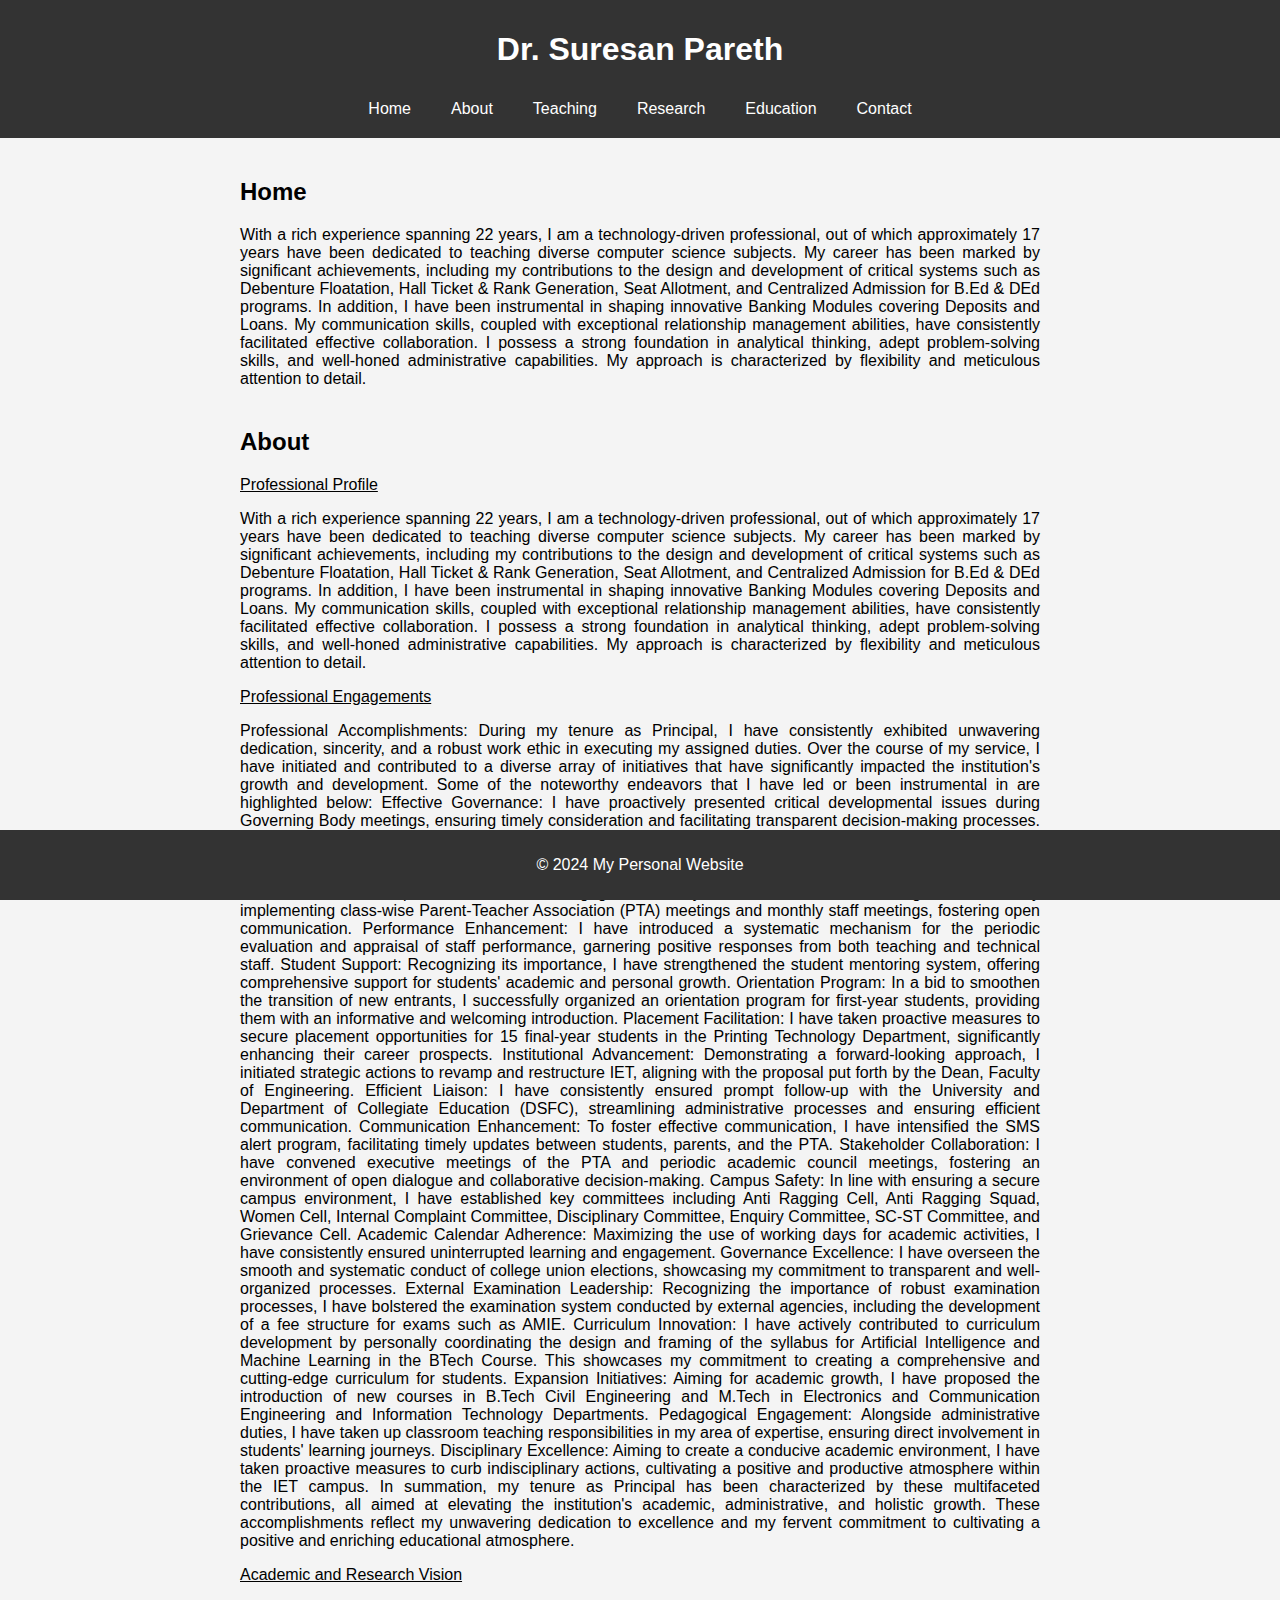
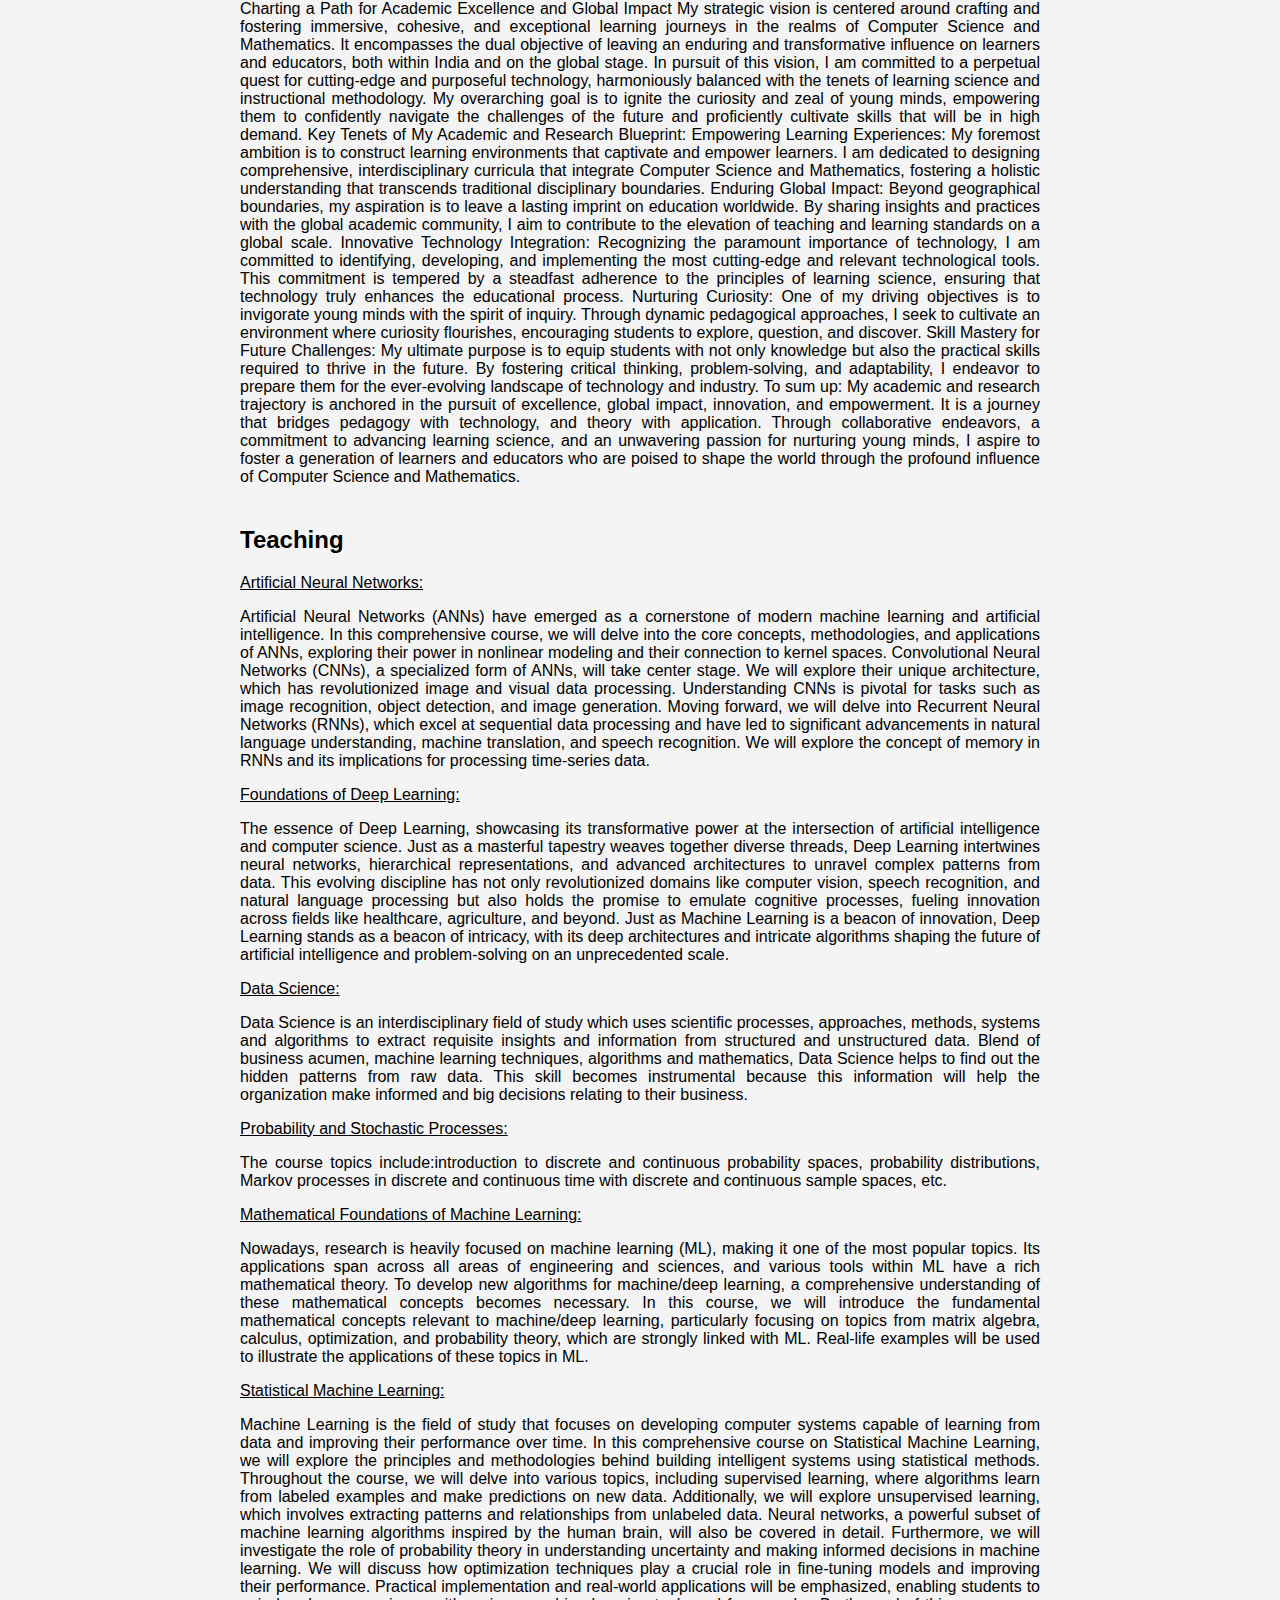
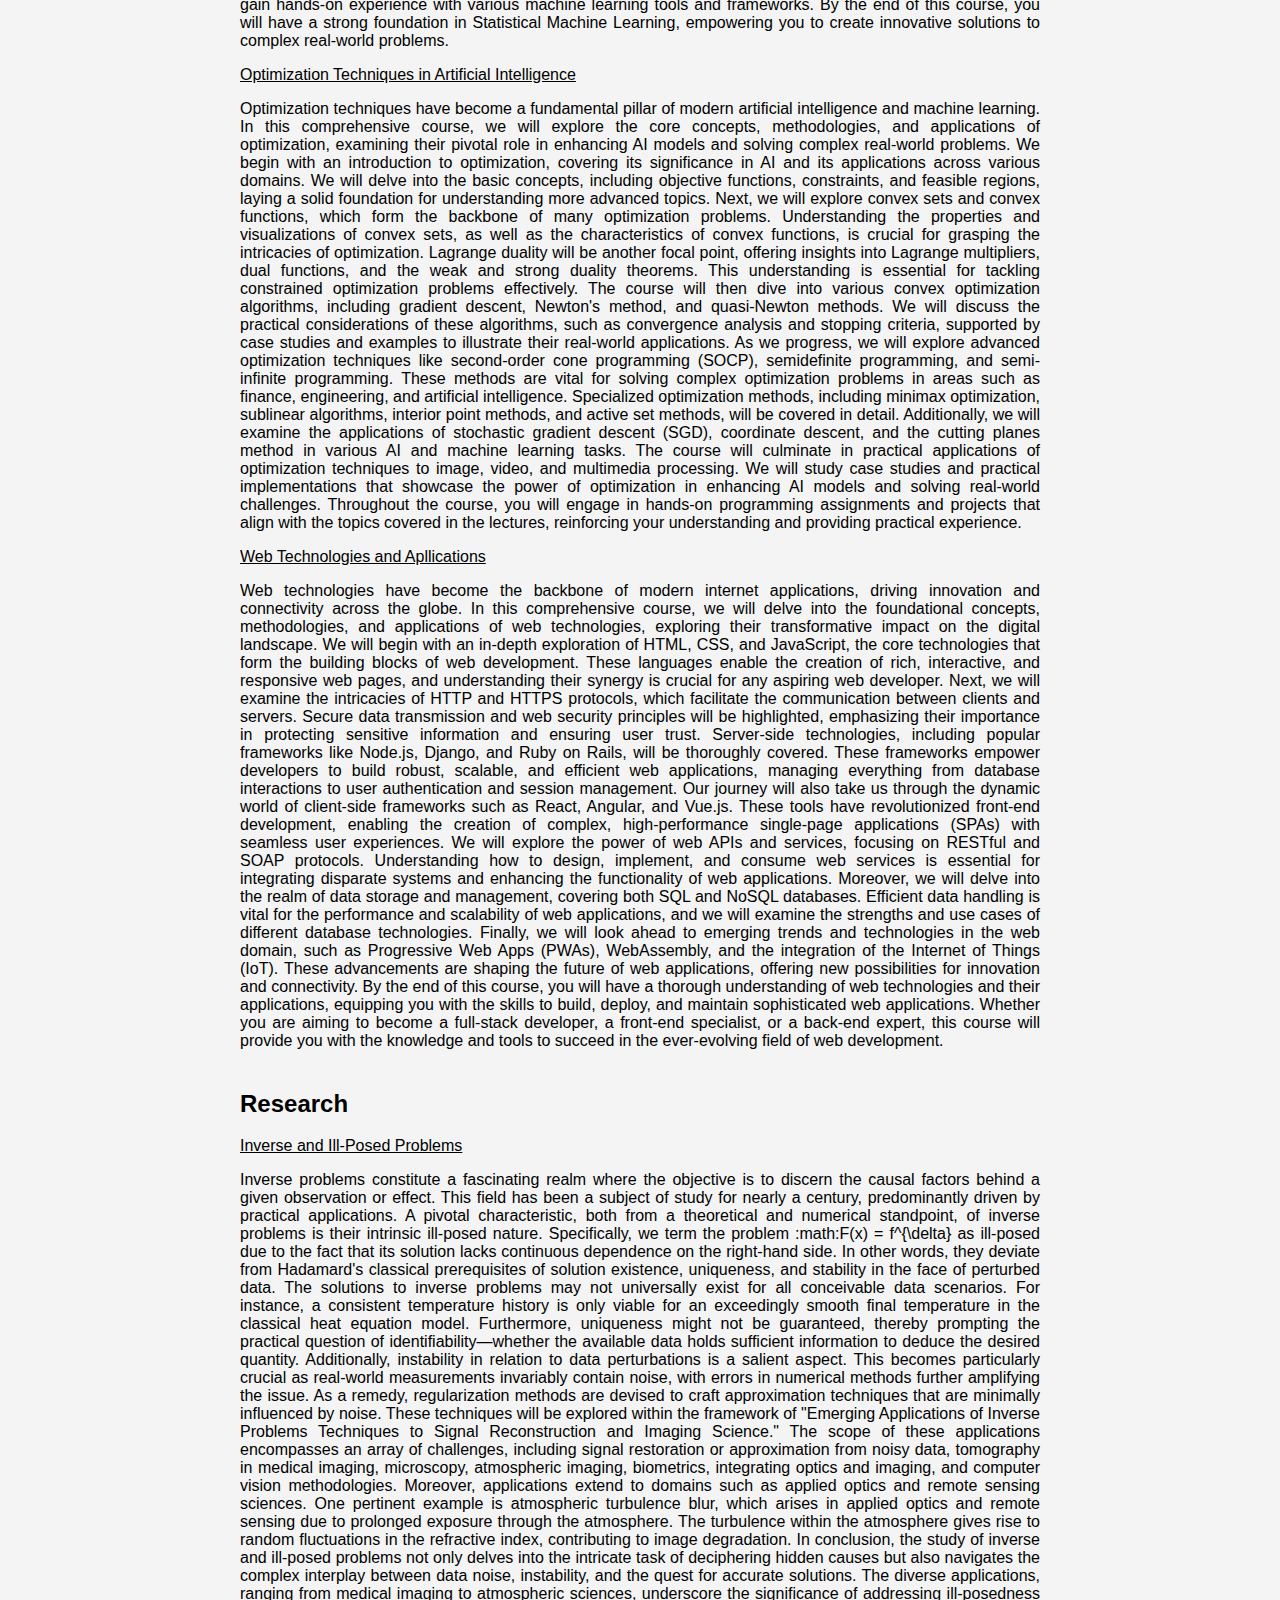
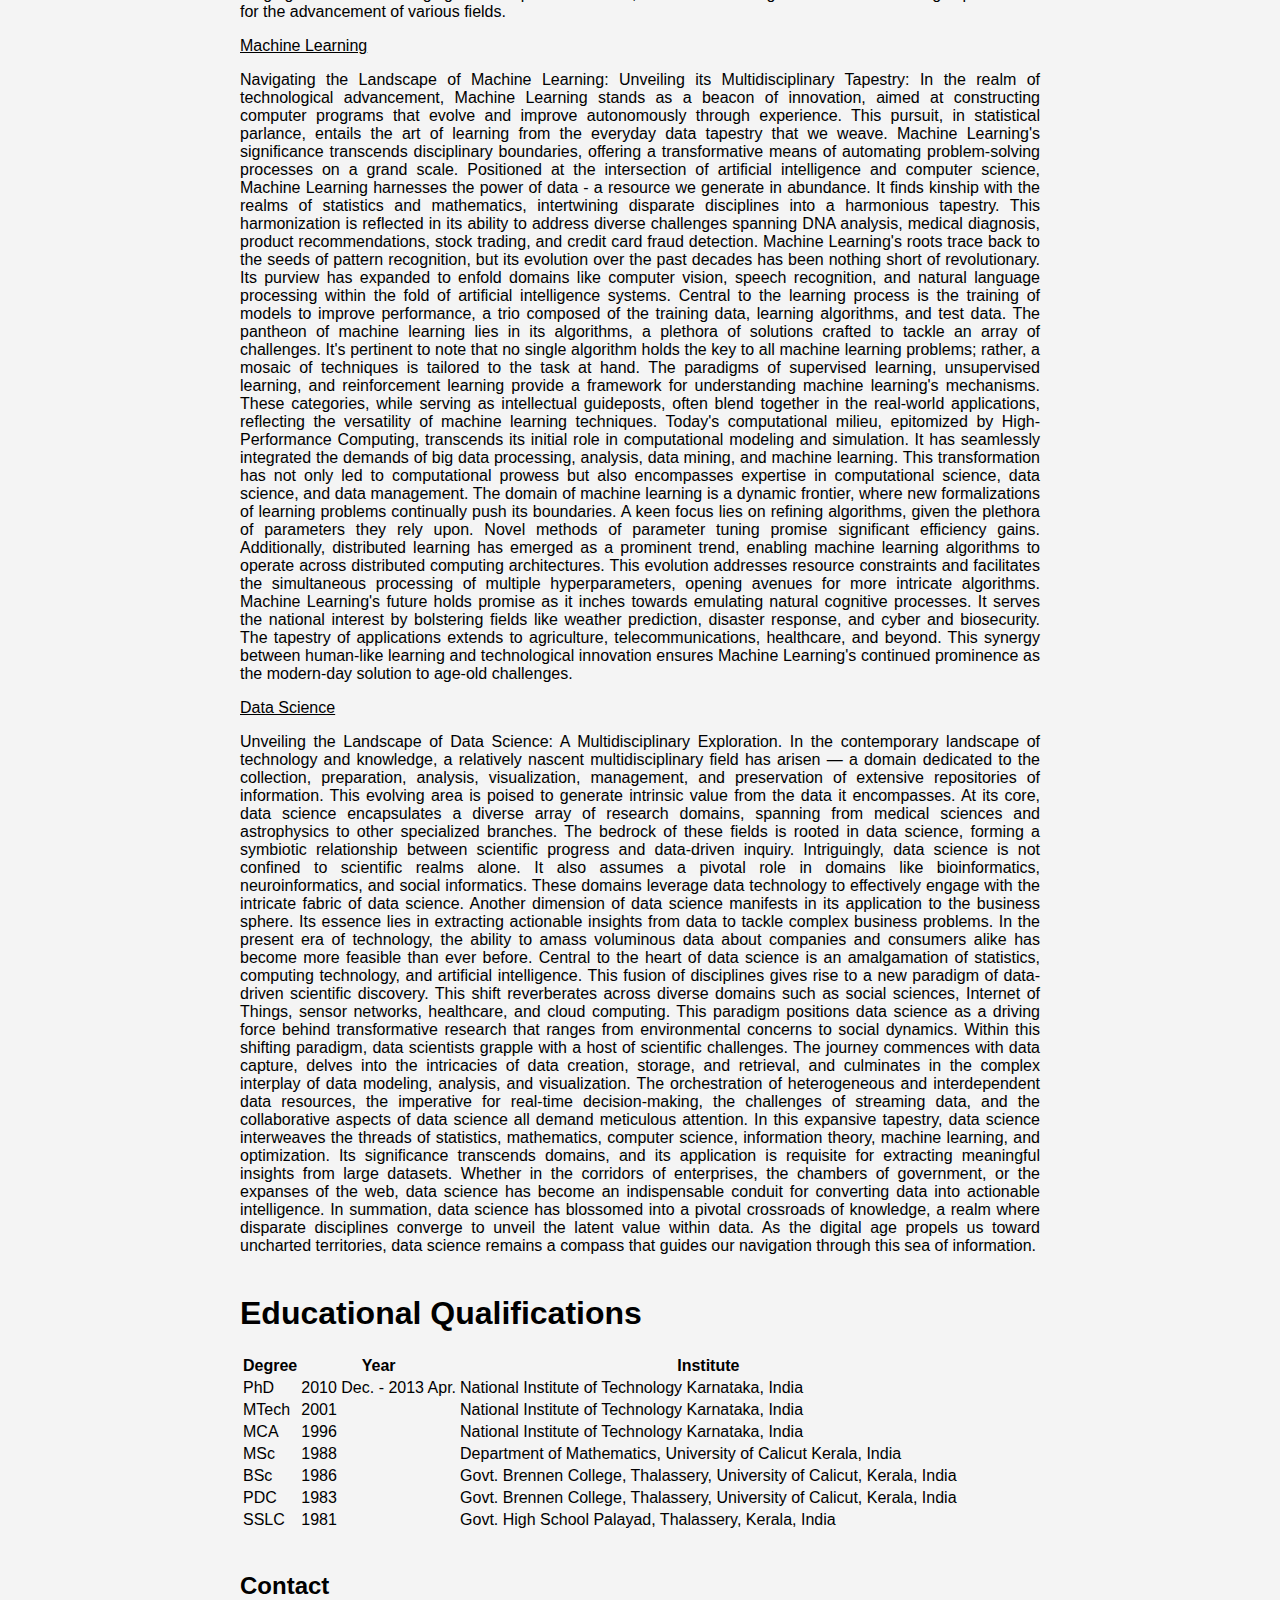
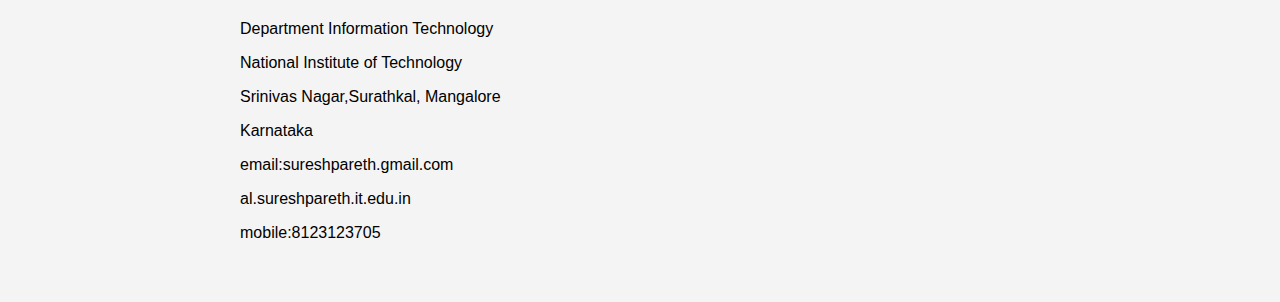
<file: index.html>
<!DOCTYPE html>
<html lang="en">
<head>
    <meta charset="UTF-8">
    <meta name="viewport" content="width=device-width, initial-scale=1.0">
    <title>My Personal Website</title>
    <link rel="stylesheet" href="styles.css">
</head>
<body>
    <header>
        <h1>Dr. Suresan Pareth</h1>
        <nav>
            <ul>
                <li><a href="#home">Home</a></li>
                <li><a href="#about">About</a></li>
				<li><a href="#teaching">Teaching</a></li>
				<li><a href="#research">Research</a></li>
				<li><a href="#education">Education</a></li>
                <li><a href="#contact">Contact</a></li>
                
            </ul>
        </nav>
    </header>
    <main>
        <section id="home">
            <h2>Home</h2>
            <p style="text-align: justify;">With a rich experience spanning 22 years, I am a technology-driven professional, out of which approximately 17 years have been 
dedicated to teaching diverse computer science subjects. My career has been marked by significant achievements, including my 
contributions to the design and development of critical systems such as Debenture Floatation, Hall Ticket & Rank Generation, 
Seat Allotment, and Centralized Admission for B.Ed & DEd programs. In addition, I have been instrumental in shaping innovative 
Banking Modules covering Deposits and Loans. My communication skills, coupled with exceptional relationship management abilities, 
have consistently facilitated effective collaboration. I possess a strong foundation in analytical thinking, adept problem-solving skills, 
and well-honed administrative capabilities. My approach is characterized by flexibility and meticulous attention to detail.
</p>
        </section>
        <section id="about">
            <h2>About</h2>
            <p>
			
<u>Professional Profile</u>
<p style="text-align: justify;">With a rich experience spanning 22 years, I am a technology-driven professional, out of which approximately 17 years have been 
dedicated to teaching diverse computer science subjects. My career has been marked by significant achievements, including my 
contributions to the design and development of critical systems such as Debenture Floatation, Hall Ticket & Rank Generation, 
Seat Allotment, and Centralized Admission for B.Ed & DEd programs. In addition, I have been instrumental in shaping innovative 
Banking Modules covering Deposits and Loans. My communication skills, coupled with exceptional relationship management abilities, 
have consistently facilitated effective collaboration. I possess a strong foundation in analytical thinking, adept problem-solving skills, 
and well-honed administrative capabilities. My approach is characterized by flexibility and meticulous attention to detail.
</p>


<u>Professional Engagements</u>

<p style="text-align: justify;">
Professional Accomplishments:

During my tenure as Principal, I have consistently exhibited unwavering dedication, sincerity, and a robust work ethic in executing my assigned duties. Over the course of my service, I have initiated and contributed to a diverse array of initiatives that have significantly impacted the institution's growth and development. Some of the noteworthy endeavors that I have led or been instrumental in are highlighted below:

Effective Governance: I have proactively presented critical developmental issues during Governing Body meetings, ensuring timely consideration and facilitating transparent decision-making processes.

Attendance Enhancement: I have spearheaded the enhancement of the centralized attendance system, resulting in a more streamlined monitoring of students' regular attendance.

Valuation Excellence: I orchestrated a successful centralized valuation camp at IET for the assessment of engineering UG papers, ensuring a seamless and efficient valuation process.

Stakeholder Engagement: A key focus has been on enhancing collaboration by implementing class-wise Parent-Teacher Association (PTA) meetings and monthly staff meetings, fostering open communication.

Performance Enhancement: I have introduced a systematic mechanism for the periodic evaluation and appraisal of staff performance, garnering positive responses from both teaching and technical staff.

Student Support: Recognizing its importance, I have strengthened the student mentoring system, offering comprehensive support for students' academic and personal growth.

Orientation Program: In a bid to smoothen the transition of new entrants, I successfully organized an orientation program for first-year students, providing them with an informative and welcoming introduction.

Placement Facilitation: I have taken proactive measures to secure placement opportunities for 15 final-year students in the Printing Technology Department, significantly enhancing their career prospects.

Institutional Advancement: Demonstrating a forward-looking approach, I initiated strategic actions to revamp and restructure IET, aligning with the proposal put forth by the Dean, Faculty of Engineering.

Efficient Liaison: I have consistently ensured prompt follow-up with the University and Department of Collegiate Education (DSFC), streamlining administrative processes and ensuring efficient communication.

Communication Enhancement: To foster effective communication, I have intensified the SMS alert program, facilitating timely updates between students, parents, and the PTA.

Stakeholder Collaboration: I have convened executive meetings of the PTA and periodic academic council meetings, fostering an environment of open dialogue and collaborative decision-making.

Campus Safety: In line with ensuring a secure campus environment, I have established key committees including Anti Ragging Cell, Anti Ragging Squad, Women Cell, Internal Complaint Committee, Disciplinary Committee, Enquiry Committee, SC-ST Committee, and Grievance Cell.

Academic Calendar Adherence: Maximizing the use of working days for academic activities, I have consistently ensured uninterrupted learning and engagement.

Governance Excellence: I have overseen the smooth and systematic conduct of college union elections, showcasing my commitment to transparent and well-organized processes.

External Examination Leadership: Recognizing the importance of robust examination processes, I have bolstered the examination system conducted by external agencies, including the development of a fee structure for exams such as AMIE.

Curriculum Innovation: I have actively contributed to curriculum development by personally coordinating the design and framing of the syllabus for Artificial Intelligence and Machine Learning in the BTech Course. This showcases my commitment to creating a comprehensive and cutting-edge curriculum for students.

Expansion Initiatives: Aiming for academic growth, I have proposed the introduction of new courses in B.Tech Civil Engineering and M.Tech in Electronics and Communication Engineering and Information Technology Departments.

Pedagogical Engagement: Alongside administrative duties, I have taken up classroom teaching responsibilities in my area of expertise, ensuring direct involvement in students' learning journeys.

Disciplinary Excellence: Aiming to create a conducive academic environment, I have taken proactive measures to curb indisciplinary actions, cultivating a positive and productive atmosphere within the IET campus.

In summation, my tenure as Principal has been characterized by these multifaceted contributions, all aimed at elevating the institution's academic, administrative, and holistic growth. These accomplishments reflect my unwavering dedication to excellence and my fervent commitment to cultivating a positive and enriching educational atmosphere.
</p>

<u>Academic and Research Vision</u>
<p style="text-align: justify;">

Charting a Path for Academic Excellence and Global Impact

My strategic vision is centered around crafting and fostering immersive, cohesive, and exceptional learning journeys in the realms of Computer Science and Mathematics. It encompasses the dual objective of leaving an enduring and transformative influence on learners and educators, both within India and on the global stage. In pursuit of this vision, I am committed to a perpetual quest for cutting-edge and purposeful technology, harmoniously balanced with the tenets of learning science and instructional methodology. My overarching goal is to ignite the curiosity and zeal of young minds, empowering them to confidently navigate the challenges of the future and proficiently cultivate skills that will be in high demand.

Key Tenets of My Academic and Research Blueprint:

Empowering Learning Experiences: My foremost ambition is to construct learning environments that captivate and empower learners. I am dedicated to designing comprehensive, interdisciplinary curricula that integrate Computer Science and Mathematics, fostering a holistic understanding that transcends traditional disciplinary boundaries.

Enduring Global Impact: Beyond geographical boundaries, my aspiration is to leave a lasting imprint on education worldwide. By sharing insights and practices with the global academic community, I aim to contribute to the elevation of teaching and learning standards on a global scale.

Innovative Technology Integration: Recognizing the paramount importance of technology, I am committed to identifying, developing, and implementing the most cutting-edge and relevant technological tools. This commitment is tempered by a steadfast adherence to the principles of learning science, ensuring that technology truly enhances the educational process.

Nurturing Curiosity: One of my driving objectives is to invigorate young minds with the spirit of inquiry. Through dynamic pedagogical approaches, I seek to cultivate an environment where curiosity flourishes, encouraging students to explore, question, and discover.

Skill Mastery for Future Challenges: My ultimate purpose is to equip students with not only knowledge but also the practical skills required to thrive in the future. By fostering critical thinking, problem-solving, and adaptability, I endeavor to prepare them for the ever-evolving landscape of technology and industry.

To sum up: My academic and research trajectory is anchored in the pursuit of excellence, global impact, innovation, and empowerment. 
It is a journey that bridges pedagogy with technology, and theory with application. Through collaborative endeavors, a commitment to 
advancing learning science, and an unwavering passion for nurturing young minds, I aspire to foster a generation of learners and 
educators who are poised to shape the world through the profound influence of Computer Science and Mathematics.</p>
        </section>
        
		
<section>	

<section id="teaching">
            <h2>Teaching</h2>
            
		<u>Artificial Neural Networks:</u>
<p style="text-align: justify;">
Artificial Neural Networks (ANNs) have emerged as a cornerstone of modern machine learning and artificial intelligence. 
In this comprehensive course, we will delve into the core concepts, methodologies, and applications of ANNs, exploring their power in 
nonlinear modeling and their connection to kernel spaces.

Convolutional Neural Networks (CNNs), a specialized form of ANNs, will take center stage. We will explore their unique architecture, 
which has revolutionized image and visual data processing. Understanding CNNs is pivotal for tasks such as image recognition, object 
detection, and image generation.

Moving forward, we will delve into Recurrent Neural Networks (RNNs), which excel at sequential data processing and have led to 
significant advancements in natural language understanding, machine translation, and speech recognition. We will explore the concept of 
memory in RNNs and its implications for processing time-series data.
</p>

<u>Foundations of Deep Learning:</u>
<p style="text-align: justify;">
The essence of Deep Learning, showcasing its transformative power at the intersection of artificial intelligence and computer science. 
Just as a masterful tapestry weaves together diverse threads, Deep Learning intertwines neural networks, hierarchical representations, 
and advanced architectures to unravel complex patterns from data. This evolving discipline has not only revolutionized domains like computer 
vision, speech recognition, and natural language processing but also holds the promise to emulate cognitive processes, fueling innovation 
across fields like healthcare, agriculture, and beyond. Just as Machine Learning is a beacon of innovation, Deep Learning stands as a beacon 
of intricacy, with its deep architectures and intricate algorithms shaping the future of artificial intelligence and problem-solving on an 
unprecedented scale.
</p>

<u>Data Science:</u>
 
<p style="text-align: justify;">
Data Science is an interdisciplinary field of study which uses scientific processes, approaches, 
methods, systems and algorithms to extract requisite insights and information from structured and unstructured data. 
Blend of business acumen, machine learning techniques, algorithms and mathematics, Data Science helps to find out the 
hidden patterns from raw data. This skill becomes instrumental because this information will help the organization make 
informed and big decisions relating to their business.
</p>


<u>Probability and Stochastic Processes:</u>
<p style="text-align: justify;">
The course topics include:introduction to discrete and continuous probability spaces, probability distributions, 
Markov processes in discrete and continuous time with discrete and continuous sample spaces, etc.
</p>

<u>Mathematical Foundations of Machine Learning:</u>
<p style="text-align: justify;">
Nowadays, research is heavily focused on machine learning (ML), making it one of the most popular topics. 
Its applications span across all areas of engineering and sciences, and various tools within ML have a rich mathematical theory. 
To develop new algorithms for machine/deep learning, a comprehensive understanding of these mathematical concepts becomes necessary. 
In this course, we will introduce the fundamental mathematical concepts relevant to machine/deep learning, particularly focusing on 
topics from matrix algebra, calculus, optimization, and probability theory, which are strongly linked with ML. Real-life examples will 
be used to illustrate the applications of these topics in ML.
</p>

<u>Statistical Machine Learning:</u>
<p style="text-align: justify;">
Machine Learning is the field of study that focuses on developing computer systems capable of learning from data and improving 
their performance over time. In this comprehensive course on Statistical Machine Learning, we will explore the principles and methodologies 
behind building intelligent systems using statistical methods.

Throughout the course, we will delve into various topics, including supervised learning, where algorithms learn from labeled examples 
and make predictions on new data. Additionally, we will explore unsupervised learning, which involves extracting patterns and relationships 
from unlabeled data. Neural networks, a powerful subset of machine learning algorithms inspired by the human brain, will also be covered in 
detail.

Furthermore, we will investigate the role of probability theory in understanding uncertainty and making informed decisions in machine learning. We will discuss how optimization techniques play a crucial role in fine-tuning models and improving their performance.

Practical implementation and real-world applications will be emphasized, enabling students to gain hands-on experience with various 
machine learning tools and frameworks. By the end of this course, you will have a strong foundation in Statistical Machine Learning, 
empowering you to create innovative solutions to complex real-world problems.

</p>
<u>Optimization Techniques in Artificial Intelligence</u>

<p style="text-align: justify;">
Optimization techniques have become a fundamental pillar of modern artificial intelligence and machine learning. In this comprehensive course, we will explore the core concepts, methodologies, and applications of optimization, examining their pivotal role in enhancing AI models and solving complex real-world problems.

We begin with an introduction to optimization, covering its significance in AI and its applications across various domains. We will delve into the basic concepts, including objective functions, constraints, and feasible regions, laying a solid foundation for understanding more advanced topics.

Next, we will explore convex sets and convex functions, which form the backbone of many optimization problems. Understanding the properties and visualizations of convex sets, as well as the characteristics of convex functions, is crucial for grasping the intricacies of optimization.

Lagrange duality will be another focal point, offering insights into Lagrange multipliers, dual functions, and the weak and strong duality theorems. This understanding is essential for tackling constrained optimization problems effectively.

The course will then dive into various convex optimization algorithms, including gradient descent, Newton's method, and quasi-Newton methods. We will discuss the practical considerations of these algorithms, such as convergence analysis and stopping criteria, supported by case studies and examples to illustrate their real-world applications.

As we progress, we will explore advanced optimization techniques like second-order cone programming (SOCP), semidefinite programming, and semi-infinite programming. These methods are vital for solving complex optimization problems in areas such as finance, engineering, and artificial intelligence.

Specialized optimization methods, including minimax optimization, sublinear algorithms, interior point methods, and active set methods, will be covered in detail. Additionally, we will examine the applications of stochastic gradient descent (SGD), coordinate descent, and the cutting planes method in various AI and machine learning tasks.

The course will culminate in practical applications of optimization techniques to image, video, and multimedia processing. We will study case studies and practical implementations that showcase the power of optimization in enhancing AI models and solving real-world challenges.

Throughout the course, you will engage in hands-on programming assignments and projects that align with the topics covered in the lectures, reinforcing your understanding and providing practical experience.


</p>
<u>Web Technologies and Apllications</u>

<p style="text-align: justify;">

Web technologies have become the backbone of modern internet applications, driving innovation and connectivity across the globe. In this comprehensive course, we will delve into the foundational concepts, methodologies, and applications of web technologies, exploring their transformative impact on the digital landscape.

We will begin with an in-depth exploration of HTML, CSS, and JavaScript, the core technologies that form the building blocks of web development. These languages enable the creation of rich, interactive, and responsive web pages, and understanding their synergy is crucial for any aspiring web developer.

Next, we will examine the intricacies of HTTP and HTTPS protocols, which facilitate the communication between clients and servers. Secure data transmission and web security principles will be highlighted, emphasizing their importance in protecting sensitive information and ensuring user trust.

Server-side technologies, including popular frameworks like Node.js, Django, and Ruby on Rails, will be thoroughly covered. These frameworks empower developers to build robust, scalable, and efficient web applications, managing everything from database interactions to user authentication and session management.

Our journey will also take us through the dynamic world of client-side frameworks such as React, Angular, and Vue.js. These tools have revolutionized front-end development, enabling the creation of complex, high-performance single-page applications (SPAs) with seamless user experiences.

We will explore the power of web APIs and services, focusing on RESTful and SOAP protocols. Understanding how to design, implement, and consume web services is essential for integrating disparate systems and enhancing the functionality of web applications.

Moreover, we will delve into the realm of data storage and management, covering both SQL and NoSQL databases. Efficient data handling is vital for the performance and scalability of web applications, and we will examine the strengths and use cases of different database technologies.

Finally, we will look ahead to emerging trends and technologies in the web domain, such as Progressive Web Apps (PWAs), WebAssembly, and the integration of the Internet of Things (IoT). These advancements are shaping the future of web applications, offering new possibilities for innovation and connectivity.

By the end of this course, you will have a thorough understanding of web technologies and their applications, equipping you with the skills to build, deploy, and maintain sophisticated web applications. Whether you are aiming to become a full-stack developer, a front-end specialist, or a back-end expert, this course will provide you with the knowledge and tools to succeed in the ever-evolving field of web development.
 </p>
 </section>
 
 <section>
 <section id="research">
            <h2>Research</h2>
			
 <u>Inverse and Ill-Posed Problems</u>
<p style="text-align: justify;">
Inverse problems constitute a fascinating realm where the objective is to discern the causal factors behind a given observation or effect. 
This field has been a subject of study for nearly a century, predominantly driven by practical applications. A pivotal characteristic, 
both from a theoretical and numerical standpoint, of inverse problems is their intrinsic ill-posed nature. Specifically, we term the 
problem :math:F(x) = f^{\delta} as ill-posed due to the fact that its solution lacks continuous dependence on the right-hand side. 
In other words, they deviate from Hadamard's classical prerequisites of solution existence, uniqueness, and stability in the face of 
perturbed data.

The solutions to inverse problems may not universally exist for all conceivable data scenarios. For instance, a 
consistent temperature history is only viable for an exceedingly smooth final temperature in the classical heat equation model. 
Furthermore, uniqueness might not be guaranteed, thereby prompting the practical question of identifiability—whether the available data 
holds sufficient information to deduce the desired quantity. Additionally, instability in relation to data perturbations is a salient aspect. 
This becomes particularly crucial as real-world measurements invariably contain noise, with errors in numerical methods further amplifying 
the issue. As a remedy, regularization methods are devised to craft approximation techniques that are minimally influenced by noise. 
These techniques will be explored within the framework of "Emerging Applications of Inverse Problems Techniques to Signal Reconstruction 
and Imaging Science."

The scope of these applications encompasses an array of challenges, including signal restoration or approximation from noisy data, 
tomography in medical imaging, microscopy, atmospheric imaging, biometrics, integrating optics and imaging, and computer vision methodologies. 
Moreover, applications extend to domains such as applied optics and remote sensing sciences. One pertinent example is atmospheric 
turbulence blur, which arises in applied optics and remote sensing due to prolonged exposure through the atmosphere. 
The turbulence within the atmosphere gives rise to random fluctuations in the refractive index, contributing to image degradation.

In conclusion, the study of inverse and ill-posed problems not only delves into the intricate task of deciphering hidden causes but also 
navigates the complex interplay between data noise, instability, and the quest for accurate solutions. The diverse applications, ranging 
from medical imaging to atmospheric sciences, underscore the significance of addressing ill-posedness for the advancement of various fields.
</p>


<u>Machine Learning</u>

<p style="text-align: justify;">

Navigating the Landscape of Machine Learning: Unveiling its Multidisciplinary Tapestry:

In the realm of technological advancement, Machine Learning stands as a beacon of innovation, aimed at constructing computer programs that evolve and improve autonomously through experience. This pursuit, in statistical parlance, entails the art of learning from the everyday data tapestry that we weave. Machine Learning's significance transcends disciplinary boundaries, offering a transformative means of automating problem-solving processes on a grand scale.

Positioned at the intersection of artificial intelligence and computer science, Machine Learning harnesses the power of data - a resource we generate in abundance. It finds kinship with the realms of statistics and mathematics, intertwining disparate disciplines into a harmonious tapestry. This harmonization is reflected in its ability to address diverse challenges spanning DNA analysis, medical diagnosis, product recommendations, stock trading, and credit card fraud detection.

Machine Learning's roots trace back to the seeds of pattern recognition, but its evolution over the past decades has been nothing short of revolutionary. Its purview has expanded to enfold domains like computer vision, speech recognition, and natural language processing within the fold of artificial intelligence systems.

Central to the learning process is the training of models to improve performance, a trio composed of the training data, learning algorithms, and test data. The pantheon of machine learning lies in its algorithms, a plethora of solutions crafted to tackle an array of challenges. It's pertinent to note that no single algorithm holds the key to all machine learning problems; rather, a mosaic of techniques is tailored to the task at hand.

The paradigms of supervised learning, unsupervised learning, and reinforcement learning provide a framework for understanding machine learning's mechanisms. These categories, while serving as intellectual guideposts, often blend together in the real-world applications, reflecting the versatility of machine learning techniques.

Today's computational milieu, epitomized by High-Performance Computing, transcends its initial role in computational modeling and simulation. It has seamlessly integrated the demands of big data processing, analysis, data mining, and machine learning. This transformation has not only led to computational prowess but also encompasses expertise in computational science, data science, and data management.

The domain of machine learning is a dynamic frontier, where new formalizations of learning problems continually push its boundaries. A keen focus lies on refining algorithms, given the plethora of parameters they rely upon. Novel methods of parameter tuning promise significant efficiency gains. Additionally, distributed learning has emerged as a prominent trend, enabling machine learning algorithms to operate across distributed computing architectures. This evolution addresses resource constraints and facilitates the simultaneous processing of multiple hyperparameters, opening avenues for more intricate algorithms.

Machine Learning's future holds promise as it inches towards emulating natural cognitive processes. It serves the national interest by bolstering fields like weather prediction, disaster response, and cyber and biosecurity. The tapestry of applications extends to agriculture, telecommunications, healthcare, and beyond. This synergy between human-like learning and technological innovation ensures Machine Learning's continued prominence as the modern-day solution to age-old challenges.

</p>


<u>Data Science</u>
<p style="text-align: justify;">

Unveiling the Landscape of Data Science: A Multidisciplinary Exploration. In the contemporary landscape of technology and knowledge, a relatively nascent multidisciplinary field has arisen — a domain dedicated to the collection, preparation, analysis, visualization, management, and preservation of extensive repositories of information. This evolving area is poised to generate intrinsic value from the data it encompasses.

At its core, data science encapsulates a diverse array of research domains, spanning from medical sciences and astrophysics to other specialized branches. The bedrock of these fields is rooted in data science, forming a symbiotic relationship between scientific progress and data-driven inquiry.

Intriguingly, data science is not confined to scientific realms alone. It also assumes a pivotal role in domains like bioinformatics, neuroinformatics, and social informatics. These domains leverage data technology to effectively engage with the intricate fabric of data science.

Another dimension of data science manifests in its application to the business sphere. Its essence lies in extracting actionable insights from data to tackle complex business problems. In the present era of technology, the ability to amass voluminous data about companies and consumers alike has become more feasible than ever before.

Central to the heart of data science is an amalgamation of statistics, computing technology, and artificial intelligence. This fusion of disciplines gives rise to a new paradigm of data-driven scientific discovery. This shift reverberates across diverse domains such as social sciences, Internet of Things, sensor networks, healthcare, and cloud computing. This paradigm positions data science as a driving force behind transformative research that ranges from environmental concerns to social dynamics.

Within this shifting paradigm, data scientists grapple with a host of scientific challenges. The journey commences with data capture, delves into the intricacies of data creation, storage, and retrieval, and culminates in the complex interplay of data modeling, analysis, and visualization. The orchestration of heterogeneous and interdependent data resources, the imperative for real-time decision-making, the challenges of streaming data, and the collaborative aspects of data science all demand meticulous attention.

In this expansive tapestry, data science interweaves the threads of statistics, mathematics, computer science, information theory, machine learning, and optimization. Its significance transcends domains, and its application is requisite for extracting meaningful insights from large datasets. Whether in the corridors of enterprises, the chambers of government, or the expanses of the web, data science has become an indispensable conduit for converting data into actionable intelligence.

In summation, data science has blossomed into a pivotal crossroads of knowledge, a realm where disparate disciplines converge to unveil the latent value within data. As the digital age propels us toward uncharted territories, data science remains a compass that guides our navigation through this sea of information.
</p>
 </section>
		
        <section id="education">
			<h1>Educational Qualifications</h1>
			<table>
        <thead>
            <tr>
                <th>Degree</th>
                <th>Year</th>
                <th>Institute</th>
            </tr>
        </thead>
        <tbody>
            <tr>
                <td class="justify">PhD</td>
                <td class="justify">2010 Dec. - 2013 Apr.</td>
                <td class="justify">National Institute of Technology Karnataka, India</td>
            </tr>
            <tr>
                <td class="justify">MTech</td>
                <td class="justify">2001</td>
                <td class="justify">National Institute of Technology Karnataka, India</td>
            </tr>
            <tr>
                <td class="justify">MCA</td>
                <td class="justify">1996</td>
                <td class="justify">National Institute of Technology Karnataka, India</td>
            </tr>
            <tr>
                <td class="justify">MSc</td>
                <td class="justify">1988</td>
                <td class="justify">Department of Mathematics, University of Calicut Kerala, India</td>
            </tr>
            <tr>
                <td class="justify">BSc</td>
                <td class="justify">1986</td>
                <td class="justify">Govt. Brennen College, Thalassery, University of Calicut, Kerala, India</td>
            </tr>
            <tr>
                <td class="justify">PDC</td>
                <td class="justify">1983</td>
                <td class="justify">Govt. Brennen College, Thalassery, University of Calicut, Kerala, India</td>
            </tr>
            <tr>
                <td class="justify">SSLC</td>
                <td class="justify">1981</td>
                <td class="justify">Govt. High School Palayad, Thalassery, Kerala, India</td>
            </tr>
        </tbody>
    </table>
           
        </section>
		<section id="contact">
            <h2>Contact</h2>
            <p>Department Information Technology</p>
			<p>National Institute of Technology</p>
			<p>Srinivas Nagar,Surathkal, Mangalore</p>
			<p>Karnataka</p>
			<p>email:sureshpareth.gmail.com</p>
			<p>al.sureshpareth.it.edu.in</p>
			<p>mobile:8123123705</p>
        </section>
    </main>
    <footer>
        <p>&copy; 2024 My Personal Website</p>
    </footer>
    <script src="scripts.js"></script>
</body>
</html>
</file>
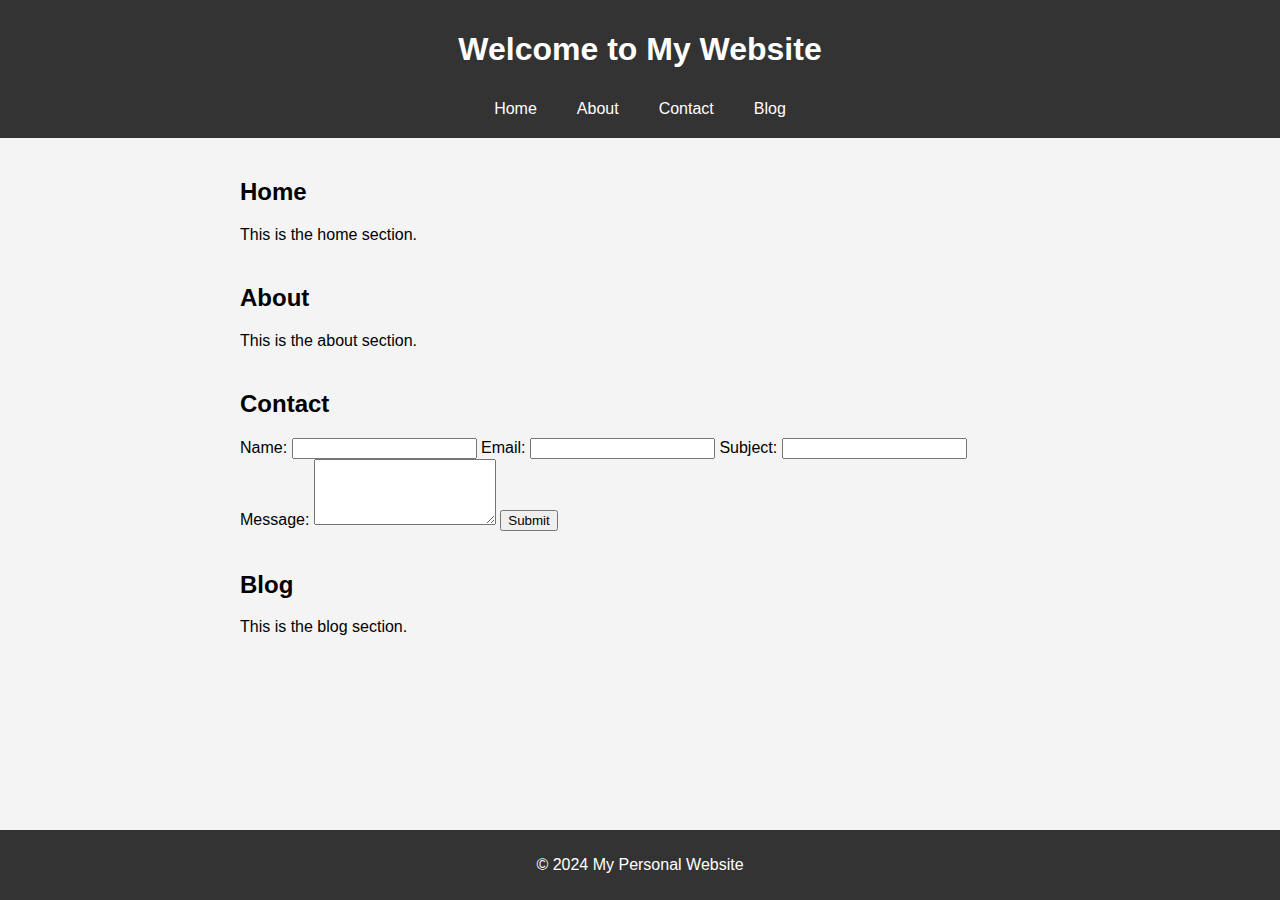
<file: home.html>
<!DOCTYPE html>
<html lang="en">
<head>
    <meta charset="UTF-8">
    <meta name="viewport" content="width=device-width, initial-scale=1.0">
    <meta name="description" content="My personal website">
    <title>My Personal Website</title>
    <link rel="stylesheet" href="styles.css">
</head>
<body>
    <header>
        <h1>Welcome to My Website</h1>
        <nav>
            <ul>
                <li><a href="#home">Home</a></li>
                <li><a href="#about">About</a></li>
                <li><a href="#contact">Contact</a></li>
                <li><a href="#blog">Blog</a></li>
            </ul>
        </nav>
    </header>
    <main>
        <section id="home">
            <h2>Home</h2>
            <p>This is the home section.</p>
        </section>
        <section id="about">
            <h2>About</h2>
            <p>This is the about section.</p>
        </section>
        <section id="contact">
            <h2>Contact</h2>
            <form id="contactForm" action="submit_form.php" method="post">
                <label for="name">Name:</label>
                <input type="text" id="name" name="name" required>

                <label for="email">Email:</label>
                <input type="email" id="email" name="email" required>

                <label for="subject">Subject:</label>
                <input type="text" id="subject" name="subject" required>

                <label for="message">Message:</label>
                <textarea id="message" name="message" rows="4" required></textarea>

                <button type="submit">Submit</button>
            </form>
        </section>
        <section id="blog">
            <h2>Blog</h2>
            <p>This is the blog section.</p>
        </section>
    </main>
    <footer>
        <p>&copy; 2024 My Personal Website</p>
    </footer>
    <script>
        document.getElementById('contactForm').addEventListener('submit', function(event) {
            var name = document.getElementById('name').value;
            var email = document.getElementById('email').value;
            var subject = document.getElementById('subject').value;
            var message = document.getElementById('message').value;

            if (!name || !email || !subject || !message) {
                alert('Please fill in all fields.');
                event.preventDefault();
            }
        });
    </script>
</body>
</html>
</file>
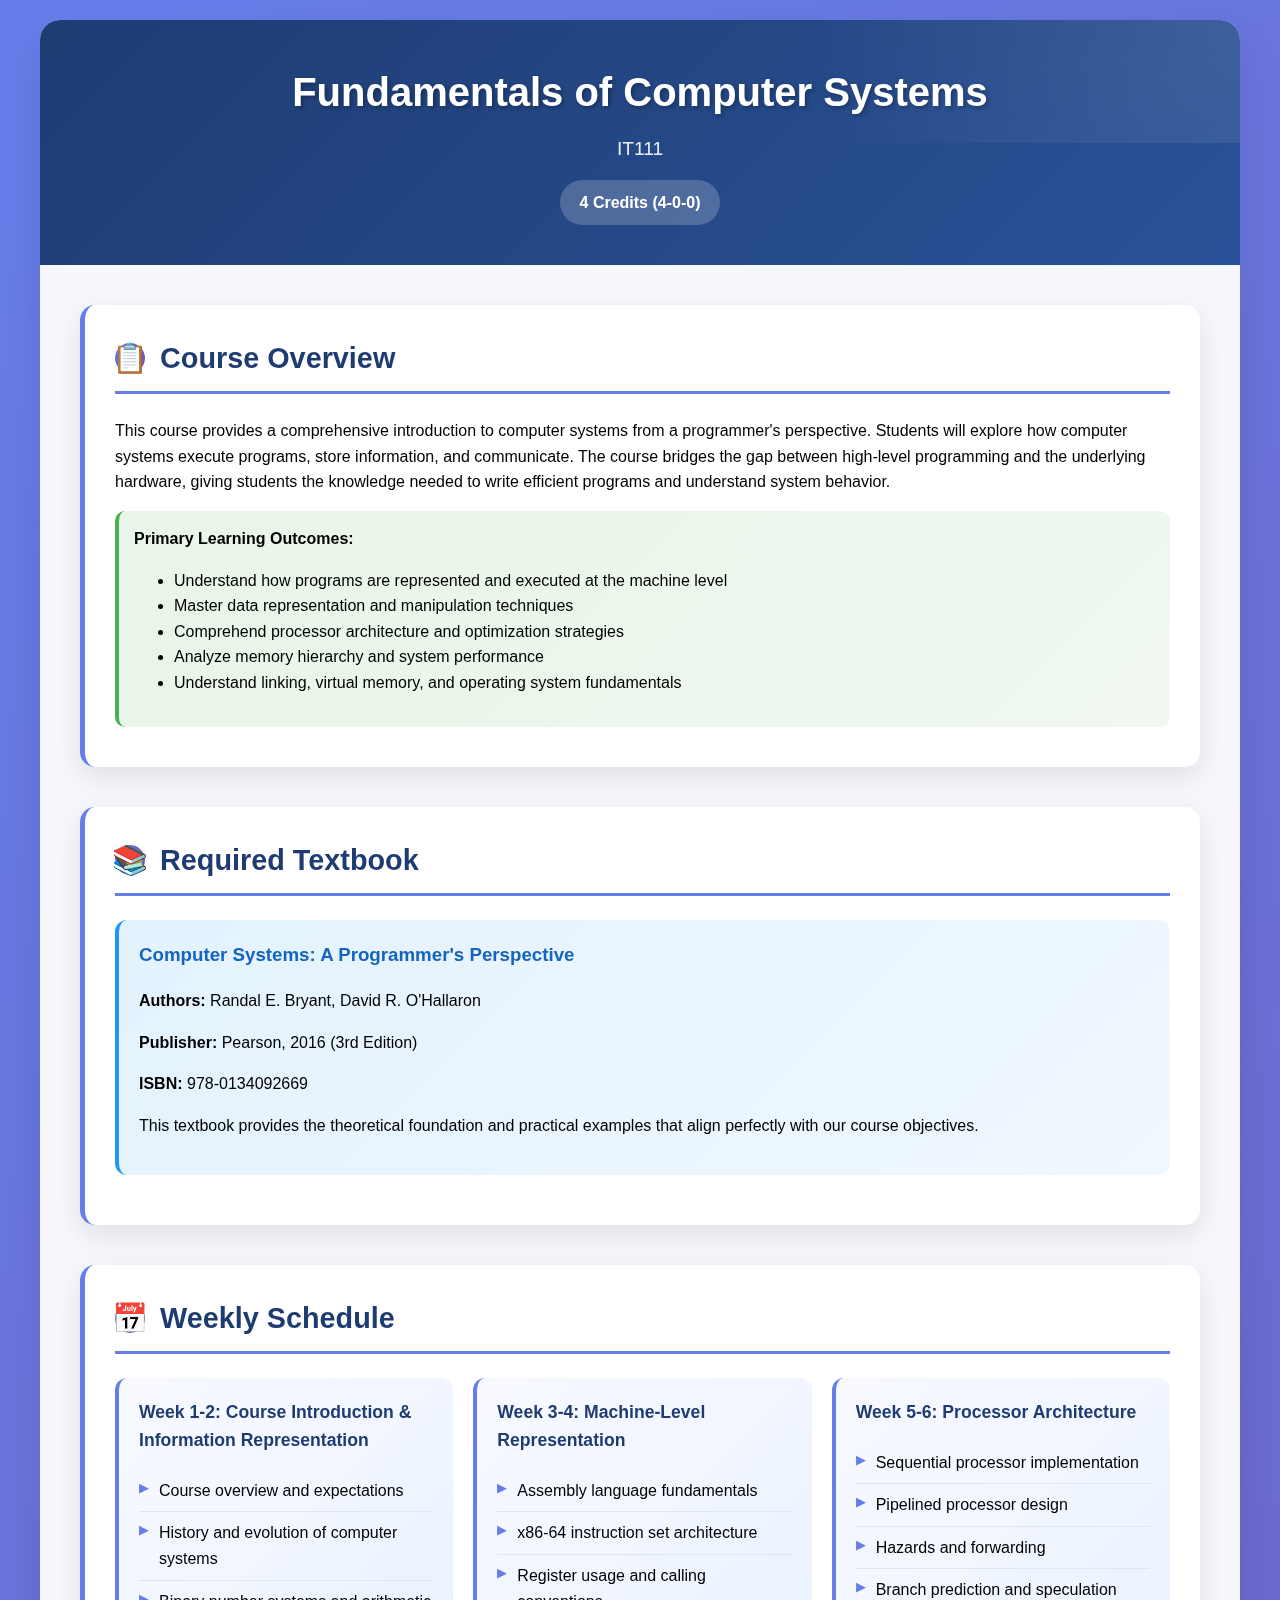
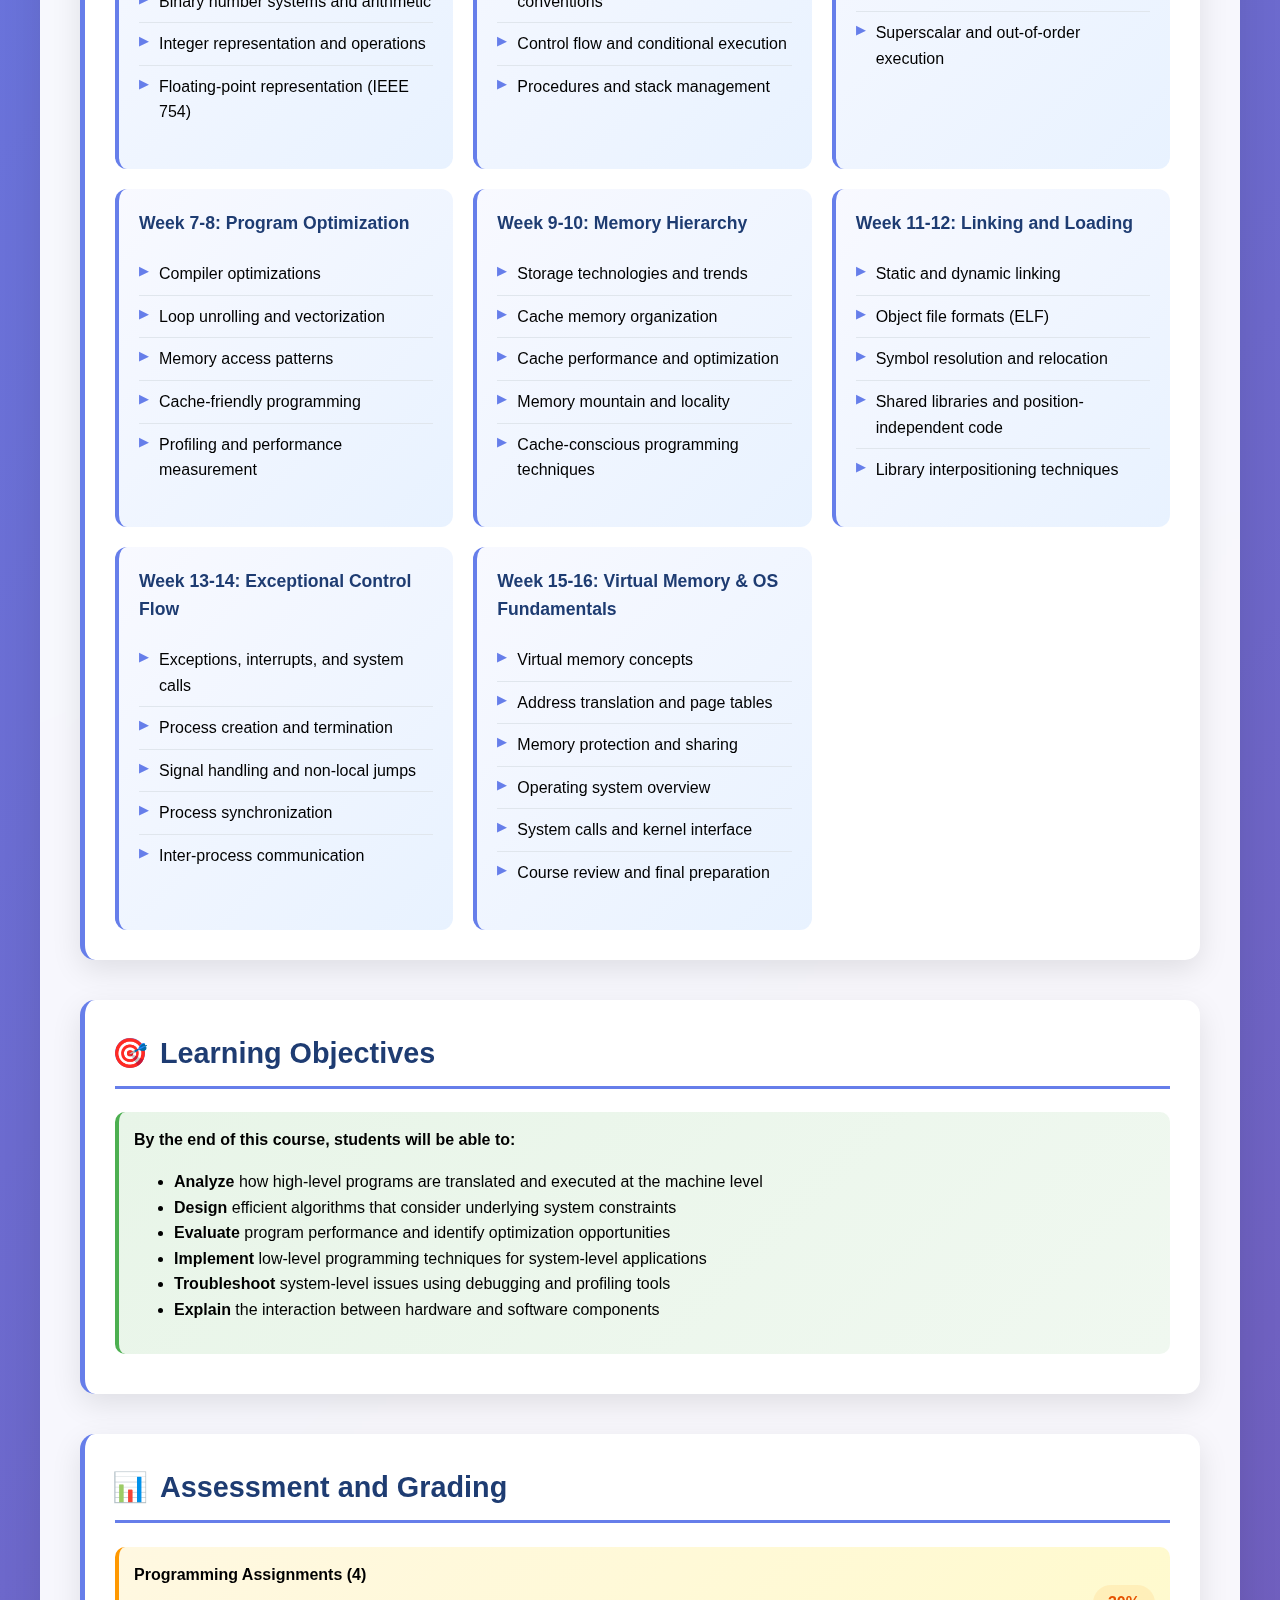
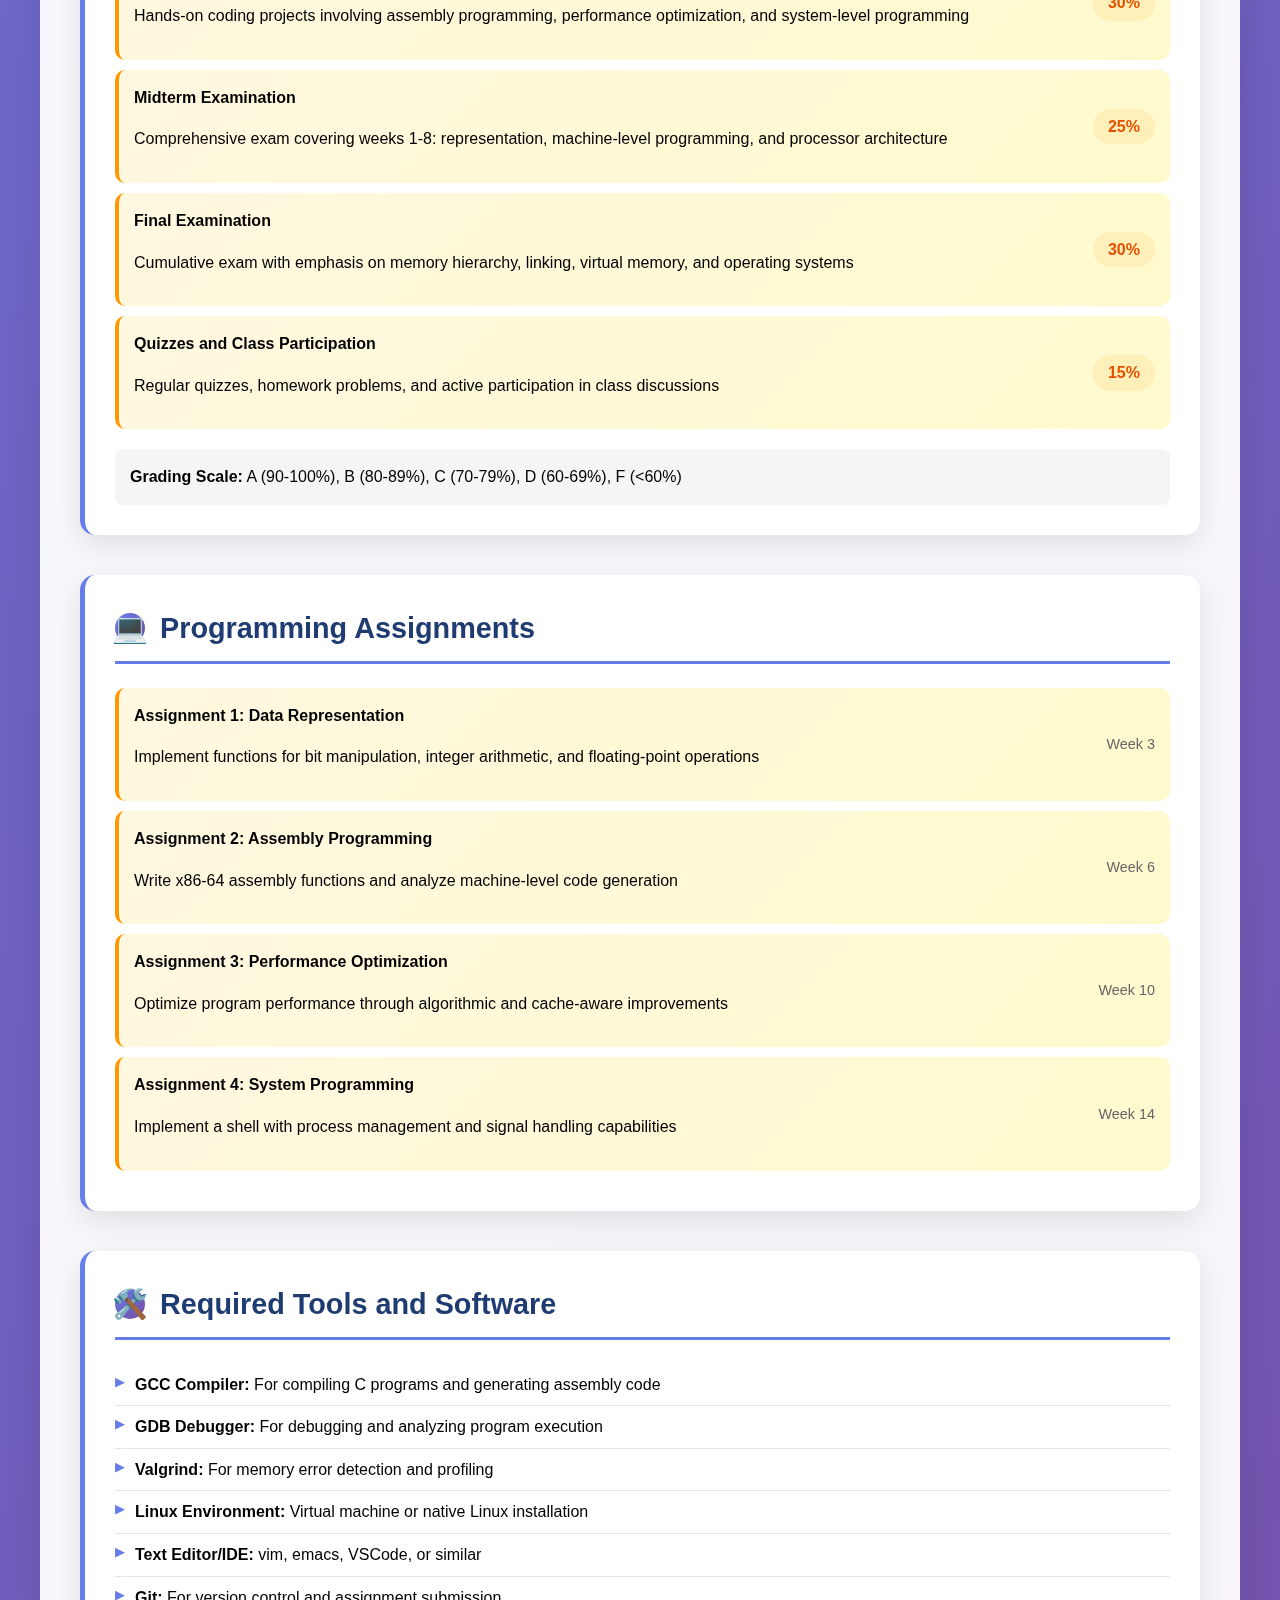
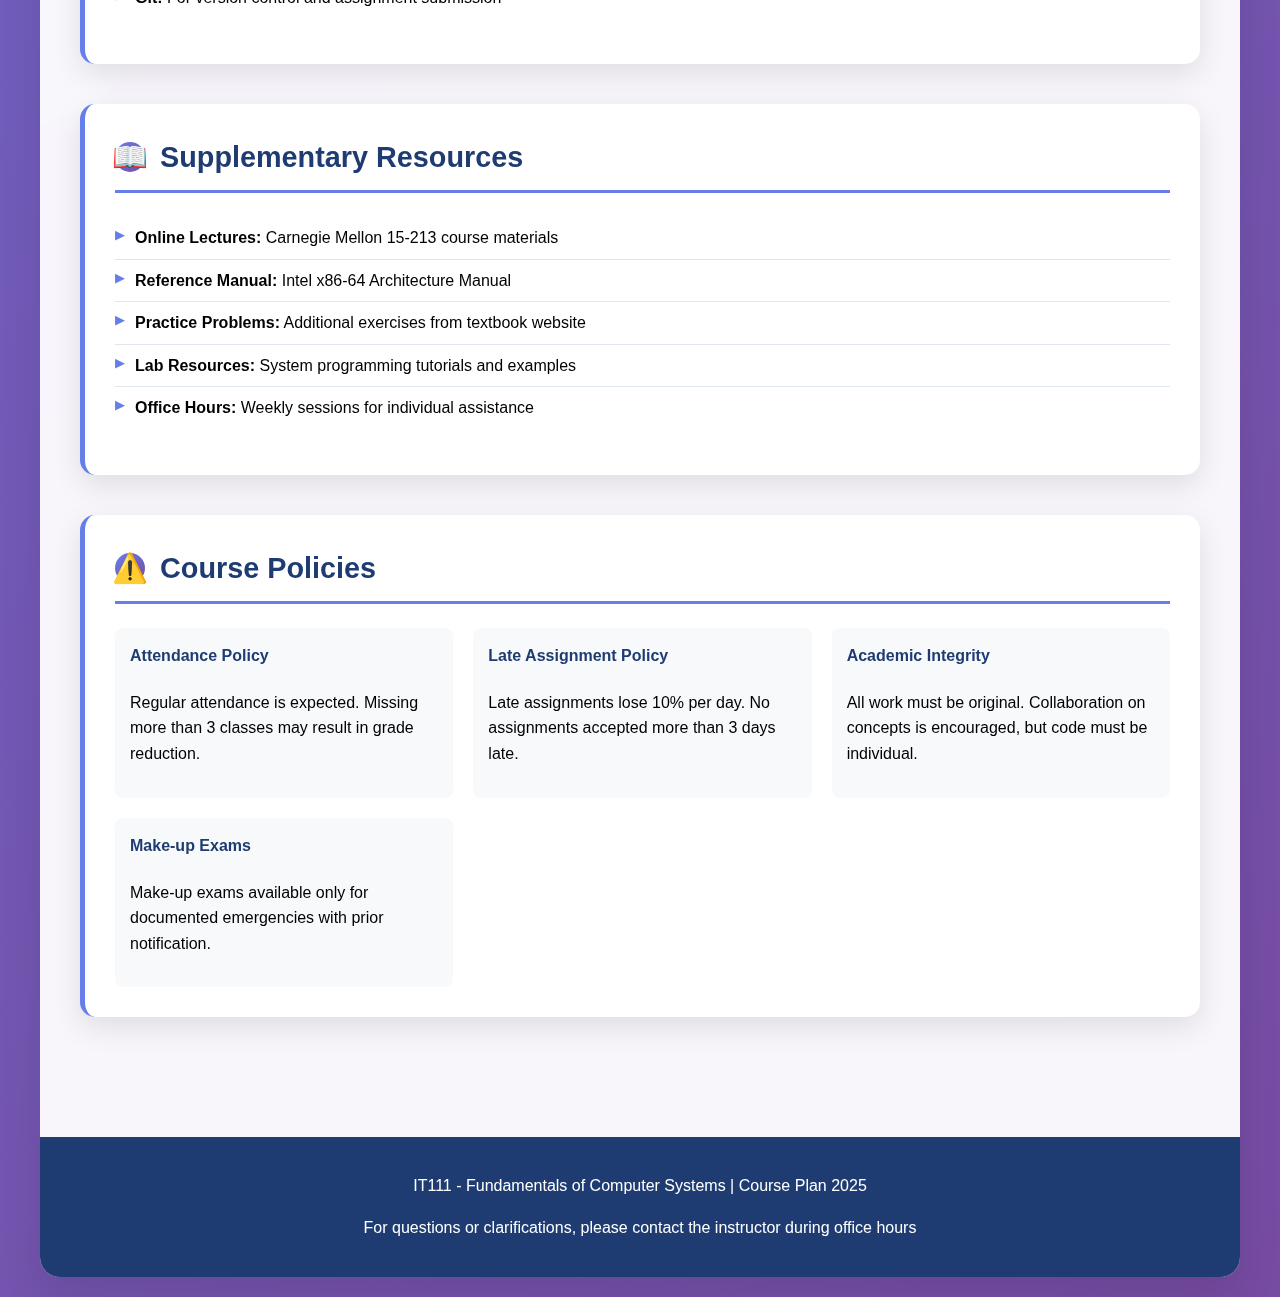
<file: it111.html>
<!DOCTYPE html>
<html lang="en">
<head>
    <meta charset="UTF-8">
    <meta name="viewport" content="width=device-width, initial-scale=1.0">
    <title>IT111 - Fundamentals of Computer Systems Course Plan</title>
    <style>
        body {
            font-family: 'Segoe UI', Tahoma, Geneva, Verdana, sans-serif;
            line-height: 1.6;
            margin: 0;
            padding: 20px;
            background: linear-gradient(135deg, #667eea 0%, #764ba2 100%);
            min-height: 100vh;
        }
        
        .container {
            max-width: 1200px;
            margin: 0 auto;
            background: rgba(255, 255, 255, 0.95);
            border-radius: 20px;
            box-shadow: 0 20px 40px rgba(0, 0, 0, 0.1);
            overflow: hidden;
            backdrop-filter: blur(10px);
        }
        
        .header {
            background: linear-gradient(135deg, #1e3c72 0%, #2a5298 100%);
            color: white;
            padding: 40px;
            text-align: center;
            position: relative;
            overflow: hidden;
        }
        
        .header::before {
            content: '';
            position: absolute;
            top: -50%;
            right: -50%;
            width: 100%;
            height: 100%;
            background: radial-gradient(circle, rgba(255,255,255,0.1) 0%, transparent 70%);
            animation: float 6s ease-in-out infinite;
        }
        
        @keyframes float {
            0%, 100% { transform: translate(0, 0) rotate(0deg); }
            50% { transform: translate(-20px, -20px) rotate(180deg); }
        }
        
        .header h1 {
            margin: 0;
            font-size: 2.5em;
            font-weight: 700;
            text-shadow: 2px 2px 4px rgba(0,0,0,0.3);
            position: relative;
            z-index: 1;
        }
        
        .course-code {
            font-size: 1.2em;
            margin-top: 10px;
            opacity: 0.9;
            position: relative;
            z-index: 1;
        }
        
        .credits {
            background: rgba(255,255,255,0.2);
            padding: 10px 20px;
            border-radius: 50px;
            display: inline-block;
            margin-top: 15px;
            font-weight: 600;
            position: relative;
            z-index: 1;
        }
        
        .content {
            padding: 40px;
        }
        
        .section {
            margin-bottom: 40px;
            background: white;
            border-radius: 15px;
            padding: 30px;
            box-shadow: 0 10px 30px rgba(0, 0, 0, 0.1);
            border-left: 5px solid #667eea;
            transition: transform 0.3s ease, box-shadow 0.3s ease;
        }
        
        .section:hover {
            transform: translateY(-5px);
            box-shadow: 0 20px 40px rgba(0, 0, 0, 0.15);
        }
        
        .section h2 {
            color: #1e3c72;
            margin-top: 0;
            font-size: 1.8em;
            border-bottom: 3px solid #667eea;
            padding-bottom: 10px;
            display: flex;
            align-items: center;
            gap: 15px;
        }
        
        .section-icon {
            width: 30px;
            height: 30px;
            background: linear-gradient(135deg, #667eea, #764ba2);
            border-radius: 50%;
            display: flex;
            align-items: center;
            justify-content: center;
            color: white;
            font-weight: bold;
        }
        
        .week-schedule {
            display: grid;
            grid-template-columns: repeat(auto-fit, minmax(300px, 1fr));
            gap: 20px;
            margin-top: 20px;
        }
        
        .week-card {
            background: linear-gradient(135deg, #f8f9ff 0%, #e8f2ff 100%);
            border-radius: 12px;
            padding: 20px;
            border-left: 4px solid #667eea;
            transition: all 0.3s ease;
        }
        
        .week-card:hover {
            transform: scale(1.02);
            box-shadow: 0 10px 25px rgba(102, 126, 234, 0.2);
        }
        
        .week-number {
            font-weight: bold;
            color: #1e3c72;
            font-size: 1.1em;
            margin-bottom: 10px;
        }
        
        .topic-list {
            list-style: none;
            padding: 0;
        }
        
        .topic-list li {
            padding: 8px 0;
            border-bottom: 1px solid #e0e6ed;
            position: relative;
            padding-left: 20px;
        }
        
        .topic-list li:before {
            content: '▶';
            position: absolute;
            left: 0;
            color: #667eea;
            font-size: 0.8em;
        }
        
        .topic-list li:last-child {
            border-bottom: none;
        }
        
        .learning-objective {
            background: linear-gradient(135deg, #e8f5e8 0%, #f0f8f0 100%);
            padding: 15px;
            border-radius: 10px;
            margin: 10px 0;
            border-left: 4px solid #4caf50;
        }
        
        .assessment-item {
            background: linear-gradient(135deg, #fff8e1 0%, #fffacd 100%);
            padding: 15px;
            border-radius: 10px;
            margin: 10px 0;
            border-left: 4px solid #ff9800;
            display: flex;
            justify-content: space-between;
            align-items: center;
        }
        
        .weight {
            font-weight: bold;
            color: #e65100;
            background: rgba(255, 152, 0, 0.1);
            padding: 5px 15px;
            border-radius: 20px;
        }
        
        .textbook {
            background: linear-gradient(135deg, #e3f2fd 0%, #f0f8ff 100%);
            padding: 20px;
            border-radius: 12px;
            border-left: 4px solid #2196f3;
            margin: 20px 0;
        }
        
        .textbook h3 {
            margin-top: 0;
            color: #1565c0;
        }
        
        .footer {
            background: #1e3c72;
            color: white;
            text-align: center;
            padding: 20px;
            margin-top: 40px;
        }
        
        @media (max-width: 768px) {
            .container {
                margin: 10px;
                border-radius: 15px;
            }
            
            .header {
                padding: 20px;
            }
            
            .header h1 {
                font-size: 2em;
            }
            
            .content {
                padding: 20px;
            }
            
            .section {
                padding: 20px;
            }
            
            .week-schedule {
                grid-template-columns: 1fr;
            }
        }
    </style>
</head>
<body>
    <div class="container">
        <div class="header">
            <h1>Fundamentals of Computer Systems</h1>
            <div class="course-code">IT111</div>
            <div class="credits">4 Credits (4-0-0)</div>
        </div>
        
        <div class="content">
            <div class="section">
                <h2><span class="section-icon">📋</span>Course Overview</h2>
                <p>This course provides a comprehensive introduction to computer systems from a programmer's perspective. Students will explore how computer systems execute programs, store information, and communicate. The course bridges the gap between high-level programming and the underlying hardware, giving students the knowledge needed to write efficient programs and understand system behavior.</p>
                
                <div class="learning-objective">
                    <strong>Primary Learning Outcomes:</strong>
                    <ul>
                        <li>Understand how programs are represented and executed at the machine level</li>
                        <li>Master data representation and manipulation techniques</li>
                        <li>Comprehend processor architecture and optimization strategies</li>
                        <li>Analyze memory hierarchy and system performance</li>
                        <li>Understand linking, virtual memory, and operating system fundamentals</li>
                    </ul>
                </div>
            </div>

            <div class="section">
                <h2><span class="section-icon">📚</span>Required Textbook</h2>
                <div class="textbook">
                    <h3>Computer Systems: A Programmer's Perspective</h3>
                    <p><strong>Authors:</strong> Randal E. Bryant, David R. O'Hallaron</p>
                    <p><strong>Publisher:</strong> Pearson, 2016 (3rd Edition)</p>
                    <p><strong>ISBN:</strong> 978-0134092669</p>
                    <p>This textbook provides the theoretical foundation and practical examples that align perfectly with our course objectives.</p>
                </div>
            </div>

            <div class="section">
                <h2><span class="section-icon">📅</span>Weekly Schedule</h2>
                <div class="week-schedule">
                    <div class="week-card">
                        <div class="week-number">Week 1-2: Course Introduction & Information Representation</div>
                        <ul class="topic-list">
                            <li>Course overview and expectations</li>
                            <li>History and evolution of computer systems</li>
                            <li>Binary number systems and arithmetic</li>
                            <li>Integer representation and operations</li>
                            <li>Floating-point representation (IEEE 754)</li>
                        </ul>
                    </div>
                    
                    <div class="week-card">
                        <div class="week-number">Week 3-4: Machine-Level Representation</div>
                        <ul class="topic-list">
                            <li>Assembly language fundamentals</li>
                            <li>x86-64 instruction set architecture</li>
                            <li>Register usage and calling conventions</li>
                            <li>Control flow and conditional execution</li>
                            <li>Procedures and stack management</li>
                        </ul>
                    </div>
                    
                    <div class="week-card">
                        <div class="week-number">Week 5-6: Processor Architecture</div>
                        <ul class="topic-list">
                            <li>Sequential processor implementation</li>
                            <li>Pipelined processor design</li>
                            <li>Hazards and forwarding</li>
                            <li>Branch prediction and speculation</li>
                            <li>Superscalar and out-of-order execution</li>
                        </ul>
                    </div>
                    
                    <div class="week-card">
                        <div class="week-number">Week 7-8: Program Optimization</div>
                        <ul class="topic-list">
                            <li>Compiler optimizations</li>
                            <li>Loop unrolling and vectorization</li>
                            <li>Memory access patterns</li>
                            <li>Cache-friendly programming</li>
                            <li>Profiling and performance measurement</li>
                        </ul>
                    </div>
                    
                    <div class="week-card">
                        <div class="week-number">Week 9-10: Memory Hierarchy</div>
                        <ul class="topic-list">
                            <li>Storage technologies and trends</li>
                            <li>Cache memory organization</li>
                            <li>Cache performance and optimization</li>
                            <li>Memory mountain and locality</li>
                            <li>Cache-conscious programming techniques</li>
                        </ul>
                    </div>
                    
                    <div class="week-card">
                        <div class="week-number">Week 11-12: Linking and Loading</div>
                        <ul class="topic-list">
                            <li>Static and dynamic linking</li>
                            <li>Object file formats (ELF)</li>
                            <li>Symbol resolution and relocation</li>
                            <li>Shared libraries and position-independent code</li>
                            <li>Library interpositioning techniques</li>
                        </ul>
                    </div>
                    
                    <div class="week-card">
                        <div class="week-number">Week 13-14: Exceptional Control Flow</div>
                        <ul class="topic-list">
                            <li>Exceptions, interrupts, and system calls</li>
                            <li>Process creation and termination</li>
                            <li>Signal handling and non-local jumps</li>
                            <li>Process synchronization</li>
                            <li>Inter-process communication</li>
                        </ul>
                    </div>
                    
                    <div class="week-card">
                        <div class="week-number">Week 15-16: Virtual Memory & OS Fundamentals</div>
                        <ul class="topic-list">
                            <li>Virtual memory concepts</li>
                            <li>Address translation and page tables</li>
                            <li>Memory protection and sharing</li>
                            <li>Operating system overview</li>
                            <li>System calls and kernel interface</li>
                            <li>Course review and final preparation</li>
                        </ul>
                    </div>
                </div>
            </div>

            <div class="section">
                <h2><span class="section-icon">🎯</span>Learning Objectives</h2>
                <div class="learning-objective">
                    <strong>By the end of this course, students will be able to:</strong>
                    <ul>
                        <li><strong>Analyze</strong> how high-level programs are translated and executed at the machine level</li>
                        <li><strong>Design</strong> efficient algorithms that consider underlying system constraints</li>
                        <li><strong>Evaluate</strong> program performance and identify optimization opportunities</li>
                        <li><strong>Implement</strong> low-level programming techniques for system-level applications</li>
                        <li><strong>Troubleshoot</strong> system-level issues using debugging and profiling tools</li>
                        <li><strong>Explain</strong> the interaction between hardware and software components</li>
                    </ul>
                </div>
            </div>

            <div class="section">
                <h2><span class="section-icon">📊</span>Assessment and Grading</h2>
                
                <div class="assessment-item">
                    <div>
                        <strong>Programming Assignments (4)</strong>
                        <p>Hands-on coding projects involving assembly programming, performance optimization, and system-level programming</p>
                    </div>
                    <div class="weight">30%</div>
                </div>
                
                <div class="assessment-item">
                    <div>
                        <strong>Midterm Examination</strong>
                        <p>Comprehensive exam covering weeks 1-8: representation, machine-level programming, and processor architecture</p>
                    </div>
                    <div class="weight">25%</div>
                </div>
                
                <div class="assessment-item">
                    <div>
                        <strong>Final Examination</strong>
                        <p>Cumulative exam with emphasis on memory hierarchy, linking, virtual memory, and operating systems</p>
                    </div>
                    <div class="weight">30%</div>
                </div>
                
                <div class="assessment-item">
                    <div>
                        <strong>Quizzes and Class Participation</strong>
                        <p>Regular quizzes, homework problems, and active participation in class discussions</p>
                    </div>
                    <div class="weight">15%</div>
                </div>

                <div style="margin-top: 20px; padding: 15px; background: #f5f5f5; border-radius: 8px;">
                    <strong>Grading Scale:</strong> A (90-100%), B (80-89%), C (70-79%), D (60-69%), F (<60%)
                </div>
            </div>

            <div class="section">
                <h2><span class="section-icon">💻</span>Programming Assignments</h2>
                
                <div class="assessment-item">
                    <div>
                        <strong>Assignment 1: Data Representation</strong>
                        <p>Implement functions for bit manipulation, integer arithmetic, and floating-point operations</p>
                    </div>
                    <div style="font-size: 0.9em; color: #666;">Week 3</div>
                </div>
                
                <div class="assessment-item">
                    <div>
                        <strong>Assignment 2: Assembly Programming</strong>
                        <p>Write x86-64 assembly functions and analyze machine-level code generation</p>
                    </div>
                    <div style="font-size: 0.9em; color: #666;">Week 6</div>
                </div>
                
                <div class="assessment-item">
                    <div>
                        <strong>Assignment 3: Performance Optimization</strong>
                        <p>Optimize program performance through algorithmic and cache-aware improvements</p>
                    </div>
                    <div style="font-size: 0.9em; color: #666;">Week 10</div>
                </div>
                
                <div class="assessment-item">
                    <div>
                        <strong>Assignment 4: System Programming</strong>
                        <p>Implement a shell with process management and signal handling capabilities</p>
                    </div>
                    <div style="font-size: 0.9em; color: #666;">Week 14</div>
                </div>
            </div>

            <div class="section">
                <h2><span class="section-icon">🛠️</span>Required Tools and Software</h2>
                <ul class="topic-list">
                    <li><strong>GCC Compiler:</strong> For compiling C programs and generating assembly code</li>
                    <li><strong>GDB Debugger:</strong> For debugging and analyzing program execution</li>
                    <li><strong>Valgrind:</strong> For memory error detection and profiling</li>
                    <li><strong>Linux Environment:</strong> Virtual machine or native Linux installation</li>
                    <li><strong>Text Editor/IDE:</strong> vim, emacs, VSCode, or similar</li>
                    <li><strong>Git:</strong> For version control and assignment submission</li>
                </ul>
            </div>

            <div class="section">
                <h2><span class="section-icon">📖</span>Supplementary Resources</h2>
                <ul class="topic-list">
                    <li><strong>Online Lectures:</strong> Carnegie Mellon 15-213 course materials</li>
                    <li><strong>Reference Manual:</strong> Intel x86-64 Architecture Manual</li>
                    <li><strong>Practice Problems:</strong> Additional exercises from textbook website</li>
                    <li><strong>Lab Resources:</strong> System programming tutorials and examples</li>
                    <li><strong>Office Hours:</strong> Weekly sessions for individual assistance</li>
                </ul>
            </div>

            <div class="section">
                <h2><span class="section-icon">⚠️</span>Course Policies</h2>
                <div style="display: grid; grid-template-columns: repeat(auto-fit, minmax(300px, 1fr)); gap: 20px;">
                    <div style="background: #f8f9fa; padding: 15px; border-radius: 8px;">
                        <h4 style="margin-top: 0; color: #1e3c72;">Attendance Policy</h4>
                        <p>Regular attendance is expected. Missing more than 3 classes may result in grade reduction.</p>
                    </div>
                    <div style="background: #f8f9fa; padding: 15px; border-radius: 8px;">
                        <h4 style="margin-top: 0; color: #1e3c72;">Late Assignment Policy</h4>
                        <p>Late assignments lose 10% per day. No assignments accepted more than 3 days late.</p>
                    </div>
                    <div style="background: #f8f9fa; padding: 15px; border-radius: 8px;">
                        <h4 style="margin-top: 0; color: #1e3c72;">Academic Integrity</h4>
                        <p>All work must be original. Collaboration on concepts is encouraged, but code must be individual.</p>
                    </div>
                    <div style="background: #f8f9fa; padding: 15px; border-radius: 8px;">
                        <h4 style="margin-top: 0; color: #1e3c72;">Make-up Exams</h4>
                        <p>Make-up exams available only for documented emergencies with prior notification.</p>
                    </div>
                </div>
            </div>
        </div>
        
        <div class="footer">
            <p>IT111 - Fundamentals of Computer Systems | Course Plan 2025</p>
            <p>For questions or clarifications, please contact the instructor during office hours</p>
        </div>
    </div>
</body>
</html>
</file>
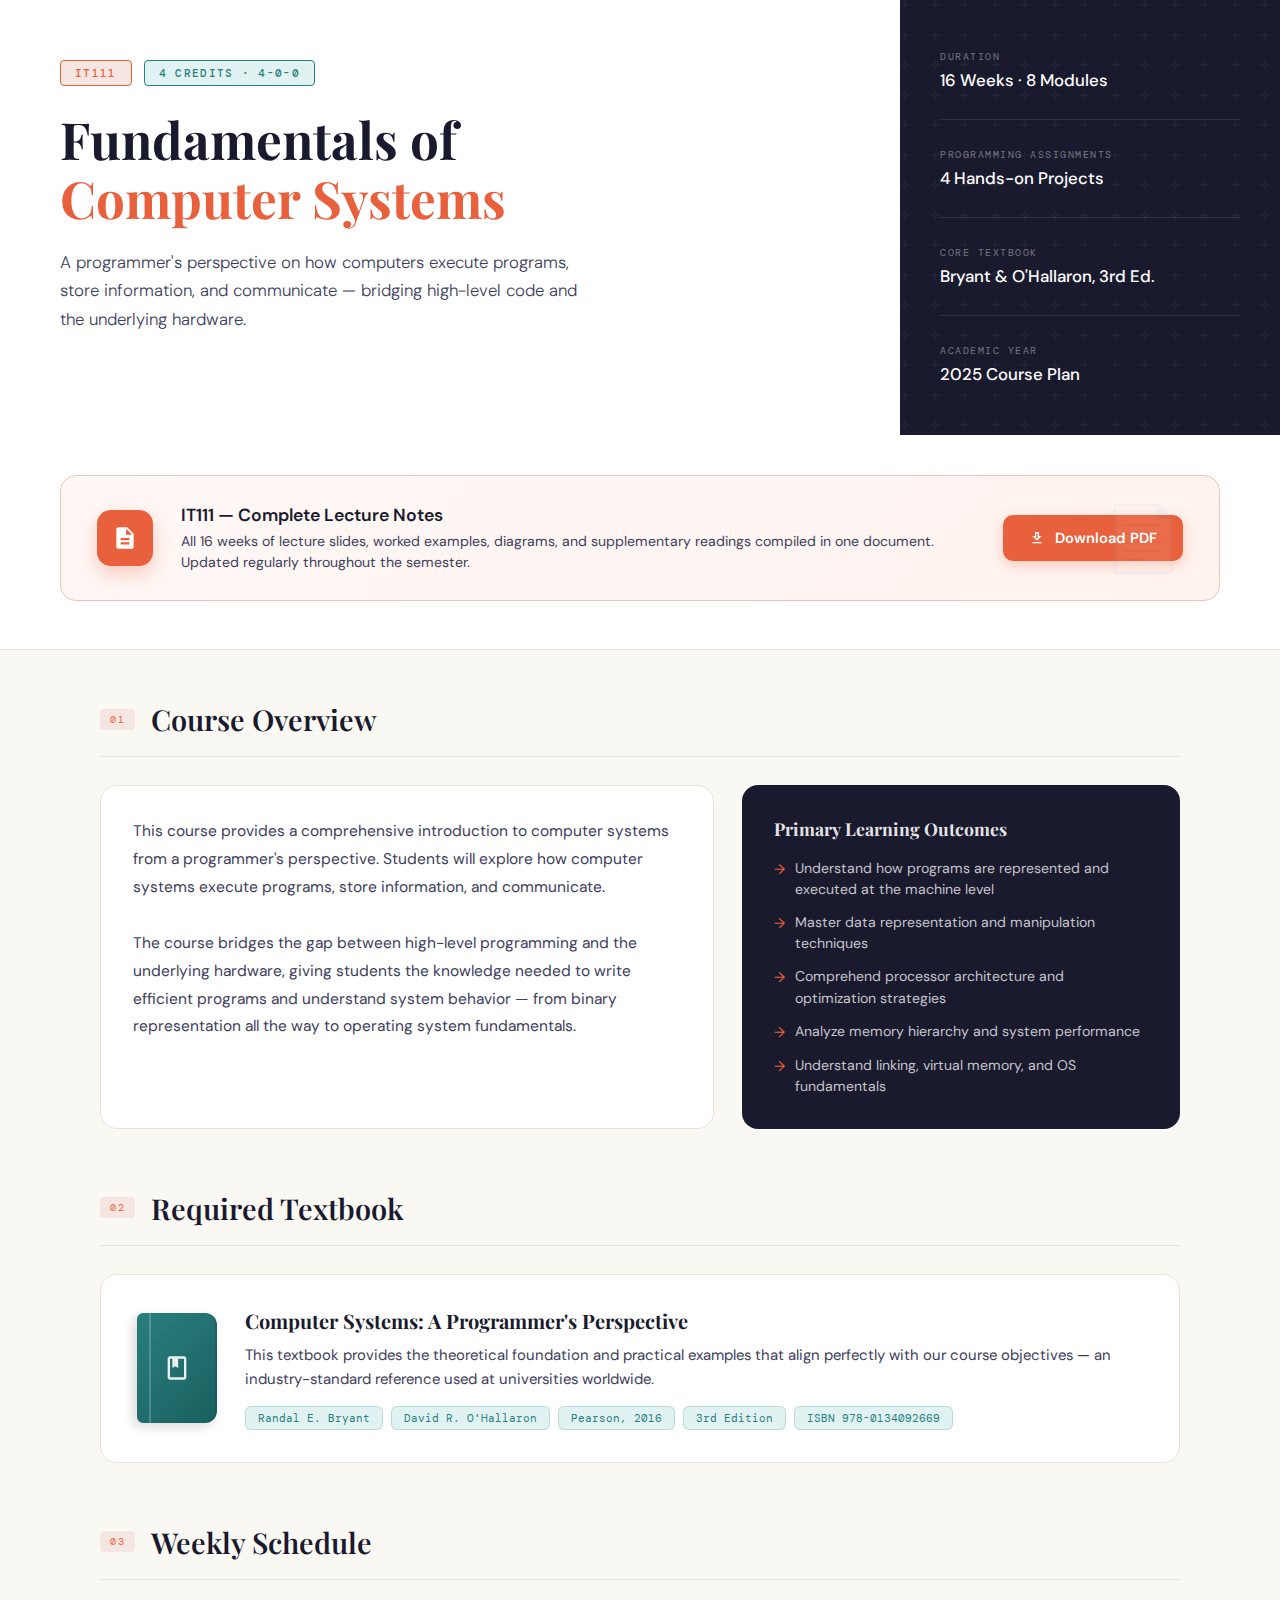
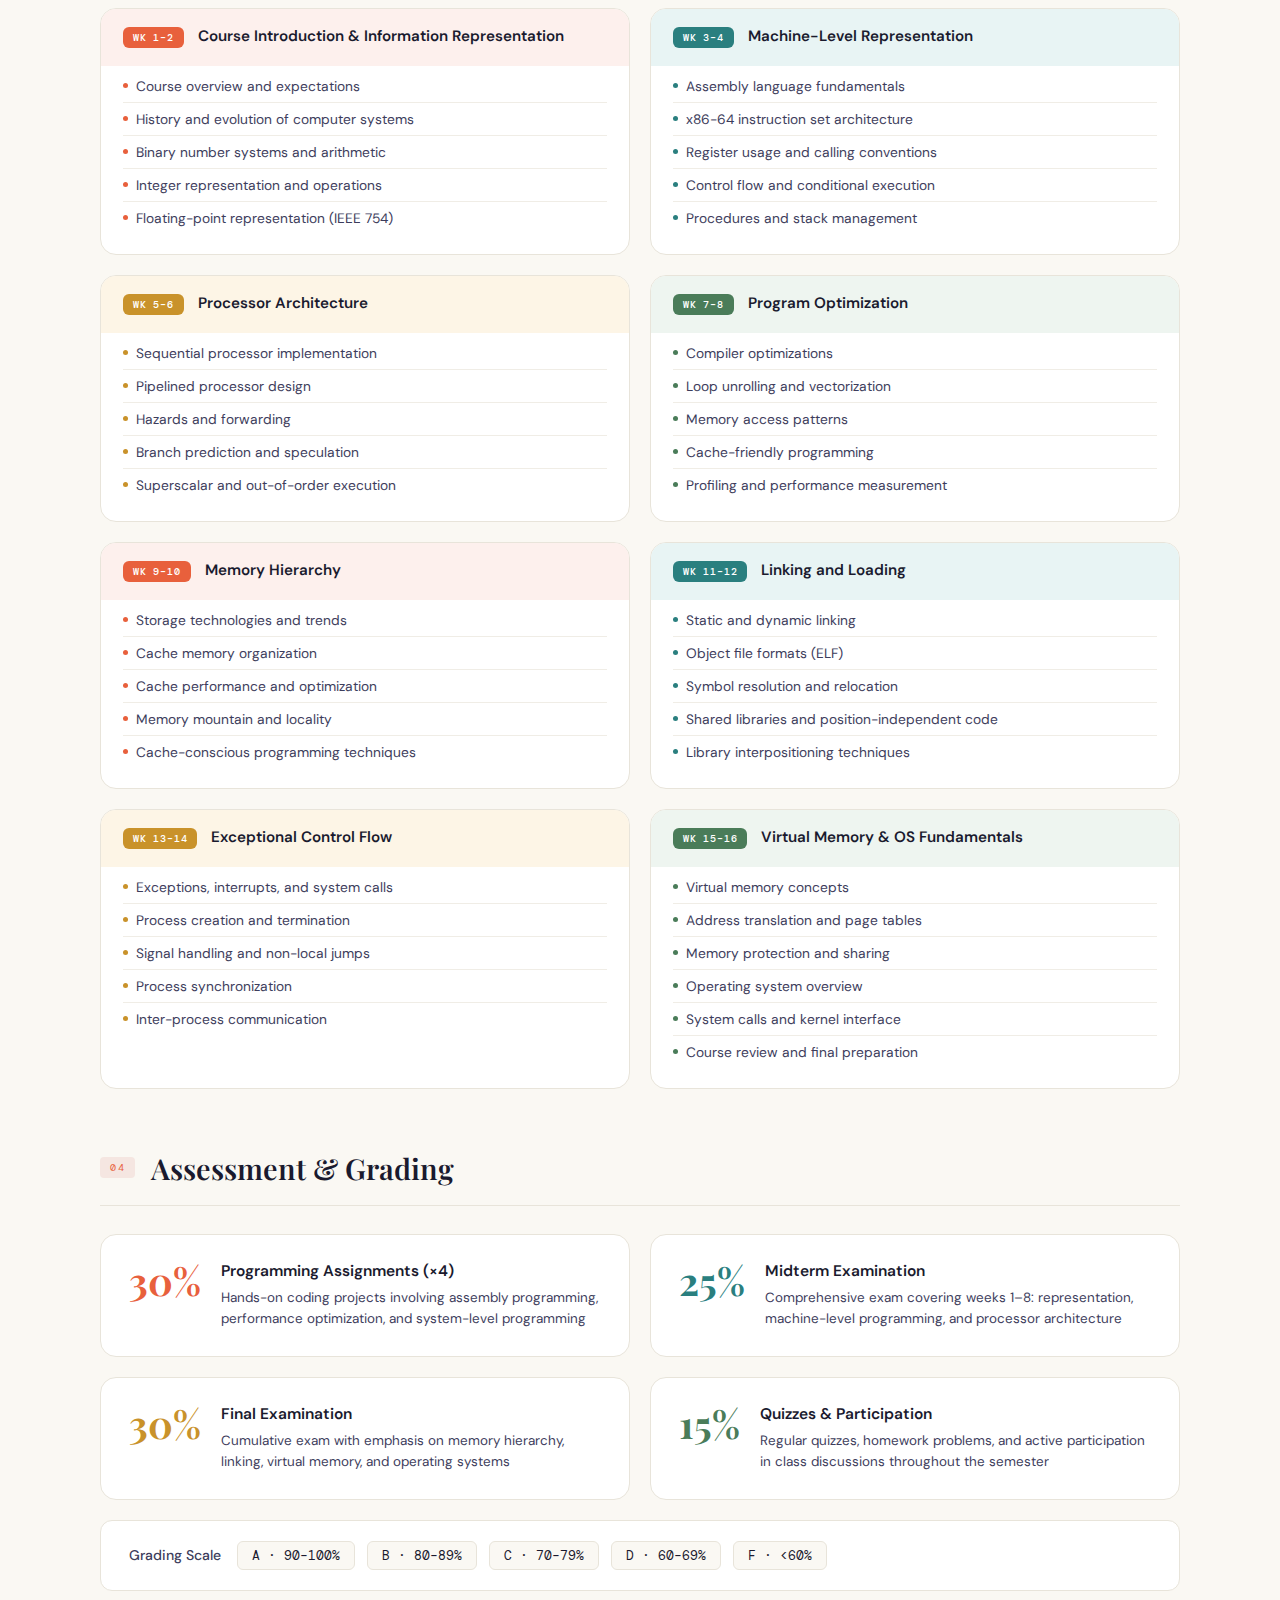
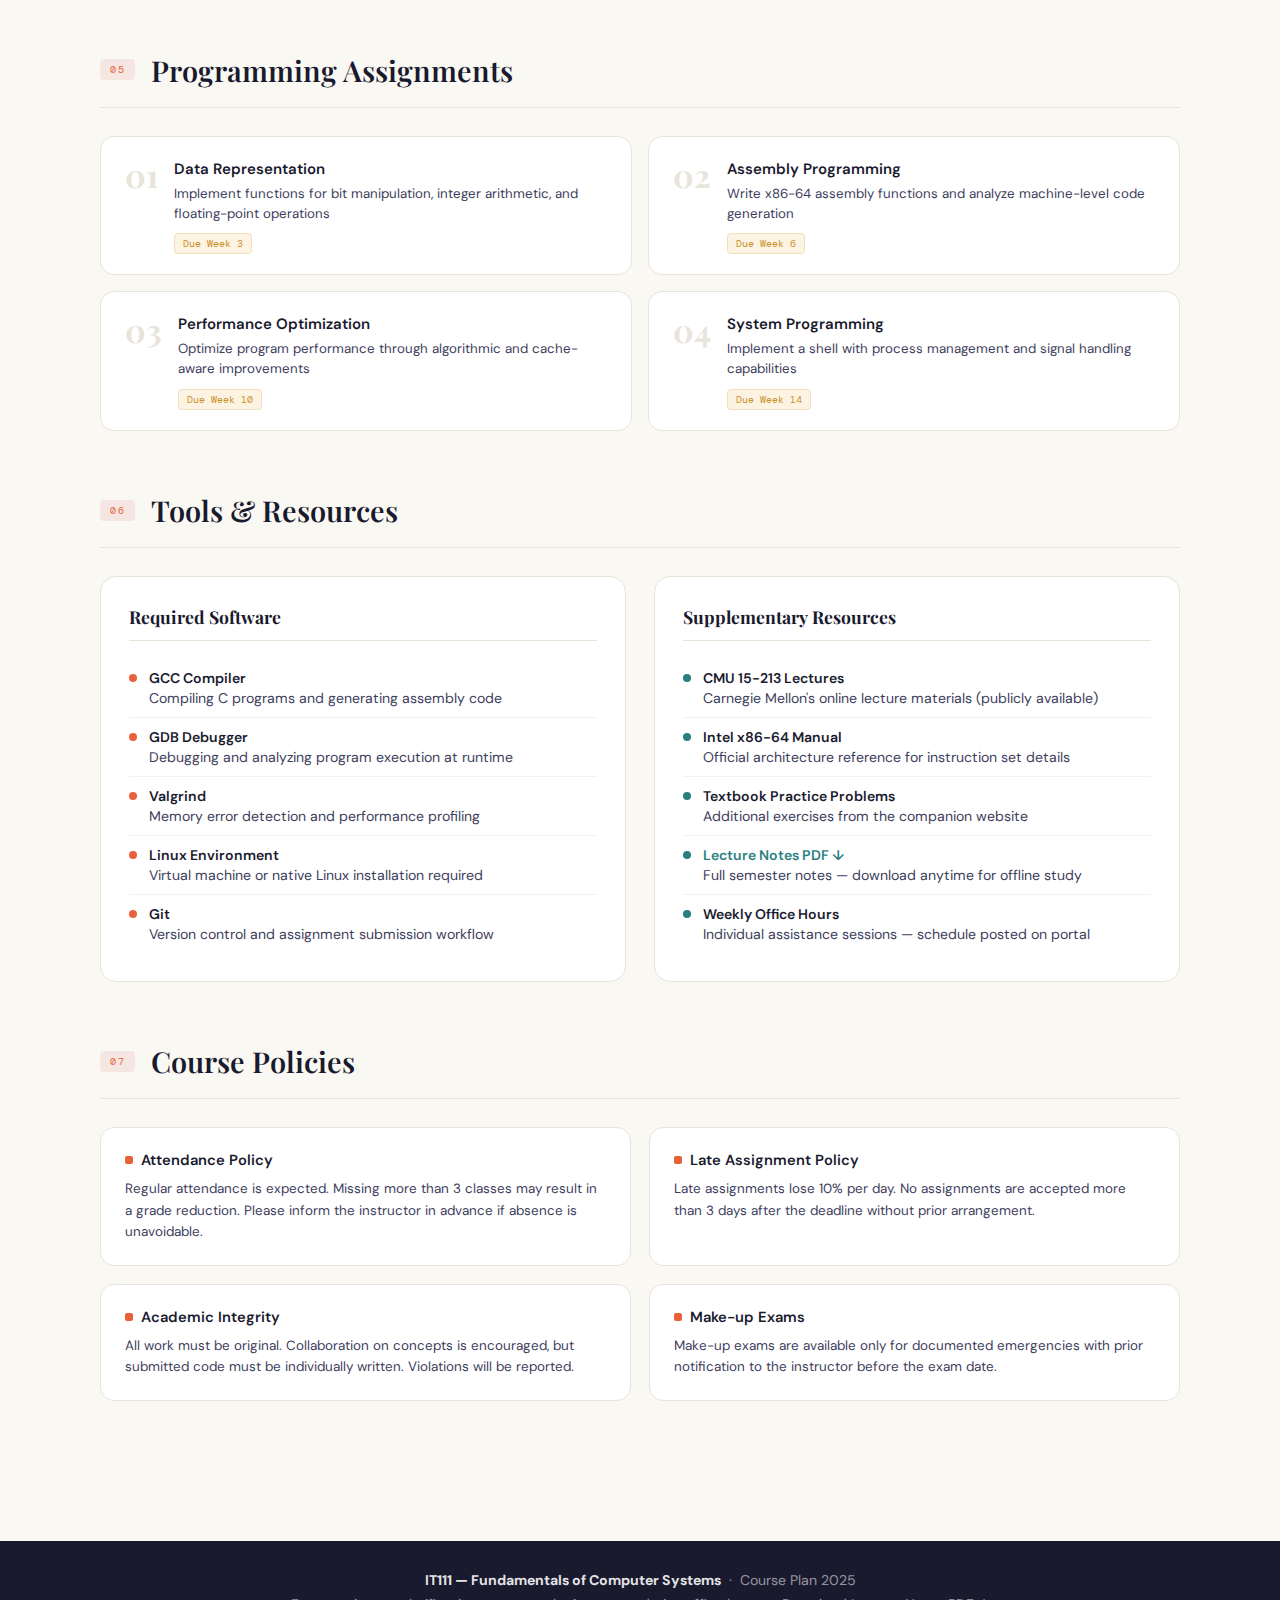
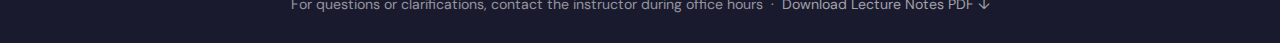
<file: IT111.html>
<!DOCTYPE html>
<html lang="en">
<head>
    <meta charset="UTF-8">
    <meta name="viewport" content="width=device-width, initial-scale=1.0">
    <title>IT111 - Fundamentals of Computer Systems</title>
    <link href="https://fonts.googleapis.com/css2?family=Playfair+Display:wght@400;600;700&family=DM+Sans:wght@300;400;500;600&family=DM+Mono:wght@400;500&display=swap" rel="stylesheet">
    <style>
        :root {
            --cream: #faf8f3;
            --warm-white: #ffffff;
            --ink: #1a1a2e;
            --ink-light: #3d3d5c;
            --accent: #e8603c;
            --accent-soft: #f5e6e1;
            --teal: #2a7f7f;
            --teal-soft: #e0f2f2;
            --gold: #c9922a;
            --gold-soft: #fdf3e3;
            --sage: #4a7c59;
            --sage-soft: #e8f2eb;
            --border: #e8e4da;
            --shadow: rgba(26, 26, 46, 0.08);
        }

        * { margin: 0; padding: 0; box-sizing: border-box; }

        body {
            font-family: 'DM Sans', sans-serif;
            background: var(--cream);
            color: var(--ink);
            min-height: 100vh;
        }

        /* HERO */
        .hero {
            background: var(--warm-white);
            border-bottom: 1px solid var(--border);
            padding: 0;
            position: relative;
            overflow: hidden;
        }

        .hero-grid {
            display: grid;
            grid-template-columns: 1fr 380px;
            min-height: 340px;
        }

        .hero-left {
            padding: 60px 60px 50px;
            display: flex;
            flex-direction: column;
            justify-content: space-between;
        }

        .hero-eyebrow {
            display: flex;
            align-items: center;
            gap: 12px;
            margin-bottom: 24px;
        }

        .badge {
            font-family: 'DM Mono', monospace;
            font-size: 11px;
            font-weight: 500;
            letter-spacing: 0.12em;
            text-transform: uppercase;
            padding: 5px 14px;
            border-radius: 4px;
            border: 1.5px solid;
        }

        .badge-code {
            color: var(--accent);
            border-color: var(--accent);
            background: var(--accent-soft);
        }

        .badge-credits {
            color: var(--teal);
            border-color: var(--teal);
            background: var(--teal-soft);
        }

        .hero h1 {
            font-family: 'Playfair Display', serif;
            font-size: 3.2em;
            font-weight: 700;
            line-height: 1.15;
            color: var(--ink);
            margin-bottom: 20px;
            max-width: 580px;
        }

        .hero h1 span {
            color: var(--accent);
        }

        .hero-sub {
            font-size: 1.05em;
            color: var(--ink-light);
            line-height: 1.7;
            max-width: 520px;
            font-weight: 300;
        }

        .hero-right {
            background: var(--ink);
            padding: 50px 40px;
            display: flex;
            flex-direction: column;
            justify-content: center;
            gap: 28px;
            position: relative;
        }

        .hero-right::before {
            content: '';
            position: absolute;
            top: 0; left: 0; right: 0; bottom: 0;
            background: url("data:image/svg+xml,%3Csvg width='60' height='60' viewBox='0 0 60 60' xmlns='http://www.w3.org/2000/svg'%3E%3Cg fill='none' fill-rule='evenodd'%3E%3Cg fill='%23ffffff' fill-opacity='0.03'%3E%3Cpath d='M36 34v-4h-2v4h-4v2h4v4h2v-4h4v-2h-4zm0-30V0h-2v4h-4v2h4v4h2V6h4V4h-4zM6 34v-4H4v4H0v2h4v4h2v-4h4v-2H6zM6 4V0H4v4H0v2h4v4h2V6h4V4H6z'/%3E%3C/g%3E%3C/g%3E%3C/svg%3E");
        }

        .stat-item {
            position: relative;
            z-index: 1;
        }

        .stat-label {
            font-size: 10px;
            text-transform: uppercase;
            letter-spacing: 0.15em;
            color: rgba(255,255,255,0.4);
            font-family: 'DM Mono', monospace;
            margin-bottom: 6px;
        }

        .stat-value {
            color: white;
            font-size: 1.05em;
            font-weight: 500;
        }

        .stat-divider {
            height: 1px;
            background: rgba(255,255,255,0.1);
            position: relative;
            z-index: 1;
        }

        /* PDF DOWNLOAD CARD */
        .pdf-banner {
            margin: 40px 60px 0;
            background: linear-gradient(135deg, #fff8f6 0%, #fff3ef 100%);
            border: 1.5px solid #f0c4b4;
            border-radius: 16px;
            padding: 28px 36px;
            display: flex;
            align-items: center;
            gap: 28px;
            position: relative;
            overflow: hidden;
            animation: slideIn 0.6s ease 0.2s both;
        }

        @keyframes slideIn {
            from { opacity: 0; transform: translateY(16px); }
            to { opacity: 1; transform: translateY(0); }
        }

        .pdf-banner::after {
            content: '📄';
            position: absolute;
            right: 36px;
            top: 50%;
            transform: translateY(-50%);
            font-size: 4em;
            opacity: 0.08;
        }

        .pdf-icon-wrap {
            width: 56px;
            height: 56px;
            background: var(--accent);
            border-radius: 14px;
            display: flex;
            align-items: center;
            justify-content: center;
            flex-shrink: 0;
            box-shadow: 0 8px 20px rgba(232, 96, 60, 0.3);
        }

        .pdf-icon-wrap svg {
            width: 26px; height: 26px; fill: white;
        }

        .pdf-info { flex: 1; }

        .pdf-info strong {
            display: block;
            font-size: 1.1em;
            font-weight: 600;
            color: var(--ink);
            margin-bottom: 4px;
        }

        .pdf-info span {
            font-size: 0.88em;
            color: var(--ink-light);
        }

        .pdf-download-btn {
            display: flex;
            align-items: center;
            gap: 10px;
            background: var(--accent);
            color: white;
            text-decoration: none;
            padding: 13px 26px;
            border-radius: 10px;
            font-weight: 600;
            font-size: 0.92em;
            transition: all 0.2s ease;
            flex-shrink: 0;
            box-shadow: 0 4px 14px rgba(232, 96, 60, 0.3);
        }

        .pdf-download-btn:hover {
            background: #d4522e;
            transform: translateY(-2px);
            box-shadow: 0 8px 22px rgba(232, 96, 60, 0.4);
        }

        .pdf-download-btn svg {
            width: 16px; height: 16px; fill: white;
        }

        /* MAIN LAYOUT */
        .page-wrap {
            max-width: 1200px;
            margin: 0 auto;
            padding: 50px 60px 80px;
        }

        /* SECTION */
        .section {
            margin-bottom: 60px;
            animation: fadeUp 0.5s ease both;
        }

        @keyframes fadeUp {
            from { opacity: 0; transform: translateY(20px); }
            to { opacity: 1; transform: translateY(0); }
        }

        .section-header {
            display: flex;
            align-items: center;
            gap: 16px;
            margin-bottom: 28px;
            padding-bottom: 18px;
            border-bottom: 1px solid var(--border);
        }

        .section-tag {
            font-family: 'DM Mono', monospace;
            font-size: 10px;
            letter-spacing: 0.15em;
            text-transform: uppercase;
            color: var(--accent);
            padding: 4px 10px;
            background: var(--accent-soft);
            border-radius: 4px;
        }

        .section-header h2 {
            font-family: 'Playfair Display', serif;
            font-size: 1.8em;
            font-weight: 600;
            color: var(--ink);
        }

        /* OVERVIEW */
        .overview-grid {
            display: grid;
            grid-template-columns: 1.4fr 1fr;
            gap: 28px;
        }

        .overview-text {
            background: white;
            border-radius: 16px;
            padding: 32px;
            border: 1px solid var(--border);
            font-size: 0.97em;
            line-height: 1.8;
            color: var(--ink-light);
        }

        .outcomes-card {
            background: var(--ink);
            border-radius: 16px;
            padding: 32px;
            color: white;
        }

        .outcomes-card h3 {
            font-family: 'Playfair Display', serif;
            font-size: 1.1em;
            margin-bottom: 18px;
            color: rgba(255,255,255,0.9);
        }

        .outcomes-card ul {
            list-style: none;
            display: flex;
            flex-direction: column;
            gap: 12px;
        }

        .outcomes-card li {
            display: flex;
            align-items: flex-start;
            gap: 10px;
            font-size: 0.88em;
            line-height: 1.5;
            color: rgba(255,255,255,0.75);
        }

        .outcomes-card li::before {
            content: '→';
            color: var(--accent);
            flex-shrink: 0;
            margin-top: 1px;
        }

        /* TEXTBOOK */
        .textbook-card {
            background: white;
            border: 1px solid var(--border);
            border-radius: 16px;
            padding: 32px 36px;
            display: flex;
            gap: 28px;
            align-items: center;
        }

        .book-spine {
            width: 80px;
            height: 110px;
            background: linear-gradient(135deg, var(--teal) 0%, #1a5f5f 100%);
            border-radius: 6px 12px 12px 6px;
            display: flex;
            align-items: center;
            justify-content: center;
            flex-shrink: 0;
            box-shadow: -4px 4px 12px rgba(0,0,0,0.15), inset -2px 0 0 rgba(0,0,0,0.1);
            position: relative;
        }

        .book-spine::before {
            content: '';
            position: absolute;
            left: 12px; top: 0; bottom: 0;
            width: 2px;
            background: rgba(255,255,255,0.2);
        }

        .book-spine svg { width: 28px; height: 28px; fill: rgba(255,255,255,0.9); }

        .textbook-info h3 {
            font-family: 'Playfair Display', serif;
            font-size: 1.25em;
            margin-bottom: 10px;
            color: var(--ink);
        }

        .textbook-meta {
            display: flex;
            flex-wrap: wrap;
            gap: 8px;
            margin-top: 14px;
        }

        .meta-chip {
            font-family: 'DM Mono', monospace;
            font-size: 11px;
            padding: 4px 12px;
            border-radius: 6px;
            background: var(--teal-soft);
            color: var(--teal);
            border: 1px solid rgba(42, 127, 127, 0.2);
        }

        /* WEEKLY SCHEDULE */
        .week-grid {
            display: grid;
            grid-template-columns: repeat(2, 1fr);
            gap: 20px;
        }

        .week-card {
            background: white;
            border: 1px solid var(--border);
            border-radius: 16px;
            overflow: hidden;
            transition: transform 0.25s ease, box-shadow 0.25s ease;
        }

        .week-card:hover {
            transform: translateY(-4px);
            box-shadow: 0 16px 40px var(--shadow);
        }

        .week-head {
            padding: 18px 22px;
            display: flex;
            align-items: center;
            gap: 14px;
        }

        .week-num {
            font-family: 'DM Mono', monospace;
            font-size: 10px;
            font-weight: 500;
            letter-spacing: 0.08em;
            color: white;
            padding: 4px 10px;
            border-radius: 6px;
            flex-shrink: 0;
        }

        .week-title {
            font-weight: 600;
            font-size: 0.95em;
            color: var(--ink);
            line-height: 1.3;
        }

        .week-body { padding: 4px 22px 20px; }

        .week-body ul {
            list-style: none;
        }

        .week-body li {
            padding: 7px 0;
            border-bottom: 1px solid #f0ede6;
            font-size: 0.86em;
            color: var(--ink-light);
            display: flex;
            align-items: center;
            gap: 8px;
        }

        .week-body li::before {
            content: '';
            width: 5px; height: 5px;
            border-radius: 50%;
            flex-shrink: 0;
        }

        .week-body li:last-child { border-bottom: none; }

        /* Week color themes */
        .wc1 .week-head { background: #fdf0ed; }
        .wc1 .week-num { background: var(--accent); }
        .wc1 .week-body li::before { background: var(--accent); }

        .wc2 .week-head { background: #e8f4f4; }
        .wc2 .week-num { background: var(--teal); }
        .wc2 .week-body li::before { background: var(--teal); }

        .wc3 .week-head { background: #fdf5e6; }
        .wc3 .week-num { background: var(--gold); }
        .wc3 .week-body li::before { background: var(--gold); }

        .wc4 .week-head { background: #eef5f0; }
        .wc4 .week-num { background: var(--sage); }
        .wc4 .week-body li::before { background: var(--sage); }

        /* ASSESSMENT */
        .assessment-grid {
            display: grid;
            grid-template-columns: repeat(2, 1fr);
            gap: 20px;
        }

        .assessment-card {
            background: white;
            border: 1px solid var(--border);
            border-radius: 16px;
            padding: 26px 28px;
            display: flex;
            gap: 20px;
            align-items: flex-start;
            transition: transform 0.2s ease;
        }

        .assessment-card:hover { transform: translateY(-3px); }

        .assessment-pct {
            font-family: 'Playfair Display', serif;
            font-size: 2.4em;
            font-weight: 700;
            line-height: 1;
            flex-shrink: 0;
        }

        .assessment-info h4 {
            font-size: 0.97em;
            font-weight: 600;
            margin-bottom: 6px;
        }

        .assessment-info p {
            font-size: 0.84em;
            color: var(--ink-light);
            line-height: 1.6;
        }

        .ac1 .assessment-pct { color: var(--accent); }
        .ac2 .assessment-pct { color: var(--teal); }
        .ac3 .assessment-pct { color: var(--gold); }
        .ac4 .assessment-pct { color: var(--sage); }

        .grade-scale {
            background: white;
            border: 1px solid var(--border);
            border-radius: 12px;
            padding: 20px 28px;
            display: flex;
            align-items: center;
            gap: 12px;
            flex-wrap: wrap;
            margin-top: 20px;
        }

        .grade-label { font-size: 0.88em; color: var(--ink-light); margin-right: 4px; font-weight: 500; }

        .grade-chip {
            font-family: 'DM Mono', monospace;
            font-size: 0.82em;
            padding: 5px 14px;
            border-radius: 6px;
            background: var(--cream);
            border: 1px solid var(--border);
            color: var(--ink);
        }

        /* ASSIGNMENTS */
        .assignments-list {
            display: grid;
            grid-template-columns: repeat(2, 1fr);
            gap: 16px;
        }

        .assign-card {
            background: white;
            border: 1px solid var(--border);
            border-radius: 14px;
            padding: 22px 24px;
            display: flex;
            gap: 16px;
            align-items: flex-start;
            transition: all 0.2s;
        }

        .assign-card:hover {
            border-color: var(--accent);
            box-shadow: 0 4px 16px rgba(232,96,60,0.1);
        }

        .assign-num {
            font-family: 'Playfair Display', serif;
            font-size: 2em;
            font-weight: 700;
            color: var(--border);
            line-height: 1;
            flex-shrink: 0;
            transition: color 0.2s;
        }

        .assign-card:hover .assign-num { color: var(--accent); }

        .assign-info h4 { font-size: 0.94em; font-weight: 600; margin-bottom: 5px; }

        .assign-info p { font-size: 0.83em; color: var(--ink-light); line-height: 1.5; margin-bottom: 8px; }

        .assign-due {
            font-family: 'DM Mono', monospace;
            font-size: 10px;
            padding: 3px 8px;
            background: var(--gold-soft);
            color: var(--gold);
            border-radius: 4px;
            border: 1px solid rgba(201, 146, 42, 0.2);
        }

        /* TOOLS & RESOURCES */
        .two-col {
            display: grid;
            grid-template-columns: 1fr 1fr;
            gap: 28px;
        }

        .list-card {
            background: white;
            border: 1px solid var(--border);
            border-radius: 16px;
            padding: 28px;
        }

        .list-card h3 {
            font-family: 'Playfair Display', serif;
            font-size: 1.1em;
            margin-bottom: 18px;
            color: var(--ink);
            padding-bottom: 12px;
            border-bottom: 1px solid var(--border);
        }

        .tool-item {
            display: flex;
            gap: 12px;
            padding: 10px 0;
            border-bottom: 1px solid #f5f2eb;
            font-size: 0.88em;
        }

        .tool-item:last-child { border-bottom: none; }

        .tool-dot {
            width: 8px; height: 8px;
            border-radius: 50%;
            background: var(--accent);
            flex-shrink: 0;
            margin-top: 5px;
        }

        .tool-name { font-weight: 600; color: var(--ink); }

        .tool-desc { color: var(--ink-light); margin-top: 2px; }

        /* POLICIES */
        .policies-grid {
            display: grid;
            grid-template-columns: repeat(2, 1fr);
            gap: 18px;
        }

        .policy-card {
            background: white;
            border: 1px solid var(--border);
            border-radius: 14px;
            padding: 22px 24px;
        }

        .policy-card h4 {
            font-size: 0.92em;
            font-weight: 600;
            margin-bottom: 8px;
            color: var(--ink);
            display: flex;
            align-items: center;
            gap: 8px;
        }

        .policy-card h4::before {
            content: '';
            width: 8px; height: 8px;
            border-radius: 2px;
            background: var(--accent);
            flex-shrink: 0;
        }

        .policy-card p {
            font-size: 0.84em;
            color: var(--ink-light);
            line-height: 1.6;
        }

        /* FOOTER */
        footer {
            background: var(--ink);
            color: rgba(255,255,255,0.55);
            text-align: center;
            padding: 30px;
            font-size: 0.88em;
        }

        footer strong { color: rgba(255,255,255,0.9); }

        /* RESPONSIVE */
        @media (max-width: 900px) {
            .hero-grid { grid-template-columns: 1fr; }
            .hero-right { display: none; }
            .hero-left { padding: 40px; }
            .hero h1 { font-size: 2.4em; }
            .pdf-banner { margin: 28px 40px 0; flex-wrap: wrap; }
            .page-wrap { padding: 40px; }
            .overview-grid, .week-grid, .assessment-grid, .assignments-list, .two-col, .policies-grid { grid-template-columns: 1fr; }
        }

        @media (max-width: 600px) {
            .hero-left { padding: 28px 24px; }
            .hero h1 { font-size: 2em; }
            .pdf-banner { margin: 20px 24px 0; padding: 20px; }
            .page-wrap { padding: 24px; }
        }
    </style>
</head>
<body>

<!-- HERO -->
<div class="hero">
    <div class="hero-grid">
        <div class="hero-left">
            <div>
                <div class="hero-eyebrow">
                    <span class="badge badge-code">IT111</span>
                    <span class="badge badge-credits">4 Credits · 4-0-0</span>
                </div>
                <h1>Fundamentals of<br><span>Computer Systems</span></h1>
                <p class="hero-sub">A programmer's perspective on how computers execute programs, store information, and communicate — bridging high-level code and the underlying hardware.</p>
            </div>
        </div>
        <div class="hero-right">
            <div class="stat-item">
                <div class="stat-label">Duration</div>
                <div class="stat-value">16 Weeks · 8 Modules</div>
            </div>
            <div class="stat-divider"></div>
            <div class="stat-item">
                <div class="stat-label">Programming Assignments</div>
                <div class="stat-value">4 Hands-on Projects</div>
            </div>
            <div class="stat-divider"></div>
            <div class="stat-item">
                <div class="stat-label">Core Textbook</div>
                <div class="stat-value">Bryant & O'Hallaron, 3rd Ed.</div>
            </div>
            <div class="stat-divider"></div>
            <div class="stat-item">
                <div class="stat-label">Academic Year</div>
                <div class="stat-value">2025 Course Plan</div>
            </div>
        </div>
    </div>

    <!-- PDF LECTURE NOTES BANNER -->
    <div class="pdf-banner">
        <div class="pdf-icon-wrap">
            <svg viewBox="0 0 24 24"><path d="M14 2H6c-1.1 0-2 .9-2 2v16c0 1.1.9 2 2 2h12c1.1 0 2-.9 2-2V8l-6-6zm2 16H8v-2h8v2zm0-4H8v-2h8v2zm-3-5V3.5L18.5 9H13z"/></svg>
        </div>
        <div class="pdf-info">
            <strong>IT111 — Complete Lecture Notes</strong>
            <span>All 16 weeks of lecture slides, worked examples, diagrams, and supplementary readings compiled in one document. Updated regularly throughout the semester.</span>
        </div>
        <a href="it111LectureNotes.pdf" class="pdf-download-btn" download>
            <svg viewBox="0 0 24 24"><path d="M19 9h-4V3H9v6H5l7 7 7-7zm-8 2V5h2v6h1.17L12 13.17 9.83 11H11zm-6 7h14v2H5v-2z"/></svg>
            Download PDF
        </a>
    </div>

    <div style="height: 48px;"></div>
</div>

<!-- MAIN CONTENT -->
<div class="page-wrap">

    <!-- OVERVIEW -->
    <div class="section">
        <div class="section-header">
            <span class="section-tag">01</span>
            <h2>Course Overview</h2>
        </div>
        <div class="overview-grid">
            <div class="overview-text">
                <p>This course provides a comprehensive introduction to computer systems from a programmer's perspective. Students will explore how computer systems execute programs, store information, and communicate.</p>
                <br>
                <p>The course bridges the gap between high-level programming and the underlying hardware, giving students the knowledge needed to write efficient programs and understand system behavior — from binary representation all the way to operating system fundamentals.</p>
            </div>
            <div class="outcomes-card">
                <h3>Primary Learning Outcomes</h3>
                <ul>
                    <li>Understand how programs are represented and executed at the machine level</li>
                    <li>Master data representation and manipulation techniques</li>
                    <li>Comprehend processor architecture and optimization strategies</li>
                    <li>Analyze memory hierarchy and system performance</li>
                    <li>Understand linking, virtual memory, and OS fundamentals</li>
                </ul>
            </div>
        </div>
    </div>

    <!-- TEXTBOOK -->
    <div class="section">
        <div class="section-header">
            <span class="section-tag">02</span>
            <h2>Required Textbook</h2>
        </div>
        <div class="textbook-card">
            <div class="book-spine">
                <svg viewBox="0 0 24 24"><path d="M18 2H6c-1.1 0-2 .9-2 2v16c0 1.1.9 2 2 2h12c1.1 0 2-.9 2-2V4c0-1.1-.9-2-2-2zm0 18H6V4h2v8l2.5-1.5L13 12V4h5v16z"/></svg>
            </div>
            <div class="textbook-info">
                <h3>Computer Systems: A Programmer's Perspective</h3>
                <p style="color: var(--ink-light); font-size:0.93em; line-height:1.6;">This textbook provides the theoretical foundation and practical examples that align perfectly with our course objectives — an industry-standard reference used at universities worldwide.</p>
                <div class="textbook-meta">
                    <span class="meta-chip">Randal E. Bryant</span>
                    <span class="meta-chip">David R. O'Hallaron</span>
                    <span class="meta-chip">Pearson, 2016</span>
                    <span class="meta-chip">3rd Edition</span>
                    <span class="meta-chip">ISBN 978-0134092669</span>
                </div>
            </div>
        </div>
    </div>

    <!-- WEEKLY SCHEDULE -->
    <div class="section">
        <div class="section-header">
            <span class="section-tag">03</span>
            <h2>Weekly Schedule</h2>
        </div>
        <div class="week-grid">
            <div class="week-card wc1">
                <div class="week-head">
                    <span class="week-num">WK 1–2</span>
                    <span class="week-title">Course Introduction & Information Representation</span>
                </div>
                <div class="week-body">
                    <ul>
                        <li>Course overview and expectations</li>
                        <li>History and evolution of computer systems</li>
                        <li>Binary number systems and arithmetic</li>
                        <li>Integer representation and operations</li>
                        <li>Floating-point representation (IEEE 754)</li>
                    </ul>
                </div>
            </div>

            <div class="week-card wc2">
                <div class="week-head">
                    <span class="week-num">WK 3–4</span>
                    <span class="week-title">Machine-Level Representation</span>
                </div>
                <div class="week-body">
                    <ul>
                        <li>Assembly language fundamentals</li>
                        <li>x86-64 instruction set architecture</li>
                        <li>Register usage and calling conventions</li>
                        <li>Control flow and conditional execution</li>
                        <li>Procedures and stack management</li>
                    </ul>
                </div>
            </div>

            <div class="week-card wc3">
                <div class="week-head">
                    <span class="week-num">WK 5–6</span>
                    <span class="week-title">Processor Architecture</span>
                </div>
                <div class="week-body">
                    <ul>
                        <li>Sequential processor implementation</li>
                        <li>Pipelined processor design</li>
                        <li>Hazards and forwarding</li>
                        <li>Branch prediction and speculation</li>
                        <li>Superscalar and out-of-order execution</li>
                    </ul>
                </div>
            </div>

            <div class="week-card wc4">
                <div class="week-head">
                    <span class="week-num">WK 7–8</span>
                    <span class="week-title">Program Optimization</span>
                </div>
                <div class="week-body">
                    <ul>
                        <li>Compiler optimizations</li>
                        <li>Loop unrolling and vectorization</li>
                        <li>Memory access patterns</li>
                        <li>Cache-friendly programming</li>
                        <li>Profiling and performance measurement</li>
                    </ul>
                </div>
            </div>

            <div class="week-card wc1">
                <div class="week-head">
                    <span class="week-num">WK 9–10</span>
                    <span class="week-title">Memory Hierarchy</span>
                </div>
                <div class="week-body">
                    <ul>
                        <li>Storage technologies and trends</li>
                        <li>Cache memory organization</li>
                        <li>Cache performance and optimization</li>
                        <li>Memory mountain and locality</li>
                        <li>Cache-conscious programming techniques</li>
                    </ul>
                </div>
            </div>

            <div class="week-card wc2">
                <div class="week-head">
                    <span class="week-num">WK 11–12</span>
                    <span class="week-title">Linking and Loading</span>
                </div>
                <div class="week-body">
                    <ul>
                        <li>Static and dynamic linking</li>
                        <li>Object file formats (ELF)</li>
                        <li>Symbol resolution and relocation</li>
                        <li>Shared libraries and position-independent code</li>
                        <li>Library interpositioning techniques</li>
                    </ul>
                </div>
            </div>

            <div class="week-card wc3">
                <div class="week-head">
                    <span class="week-num">WK 13–14</span>
                    <span class="week-title">Exceptional Control Flow</span>
                </div>
                <div class="week-body">
                    <ul>
                        <li>Exceptions, interrupts, and system calls</li>
                        <li>Process creation and termination</li>
                        <li>Signal handling and non-local jumps</li>
                        <li>Process synchronization</li>
                        <li>Inter-process communication</li>
                    </ul>
                </div>
            </div>

            <div class="week-card wc4">
                <div class="week-head">
                    <span class="week-num">WK 15–16</span>
                    <span class="week-title">Virtual Memory & OS Fundamentals</span>
                </div>
                <div class="week-body">
                    <ul>
                        <li>Virtual memory concepts</li>
                        <li>Address translation and page tables</li>
                        <li>Memory protection and sharing</li>
                        <li>Operating system overview</li>
                        <li>System calls and kernel interface</li>
                        <li>Course review and final preparation</li>
                    </ul>
                </div>
            </div>
        </div>
    </div>

    <!-- ASSESSMENT -->
    <div class="section">
        <div class="section-header">
            <span class="section-tag">04</span>
            <h2>Assessment &amp; Grading</h2>
        </div>
        <div class="assessment-grid">
            <div class="assessment-card ac1">
                <div class="assessment-pct">30%</div>
                <div class="assessment-info">
                    <h4>Programming Assignments (×4)</h4>
                    <p>Hands-on coding projects involving assembly programming, performance optimization, and system-level programming</p>
                </div>
            </div>
            <div class="assessment-card ac2">
                <div class="assessment-pct">25%</div>
                <div class="assessment-info">
                    <h4>Midterm Examination</h4>
                    <p>Comprehensive exam covering weeks 1–8: representation, machine-level programming, and processor architecture</p>
                </div>
            </div>
            <div class="assessment-card ac3">
                <div class="assessment-pct">30%</div>
                <div class="assessment-info">
                    <h4>Final Examination</h4>
                    <p>Cumulative exam with emphasis on memory hierarchy, linking, virtual memory, and operating systems</p>
                </div>
            </div>
            <div class="assessment-card ac4">
                <div class="assessment-pct">15%</div>
                <div class="assessment-info">
                    <h4>Quizzes &amp; Participation</h4>
                    <p>Regular quizzes, homework problems, and active participation in class discussions throughout the semester</p>
                </div>
            </div>
        </div>
        <div class="grade-scale">
            <span class="grade-label">Grading Scale</span>
            <span class="grade-chip">A · 90–100%</span>
            <span class="grade-chip">B · 80–89%</span>
            <span class="grade-chip">C · 70–79%</span>
            <span class="grade-chip">D · 60–69%</span>
            <span class="grade-chip">F · &lt;60%</span>
        </div>
    </div>

    <!-- ASSIGNMENTS -->
    <div class="section">
        <div class="section-header">
            <span class="section-tag">05</span>
            <h2>Programming Assignments</h2>
        </div>
        <div class="assignments-list">
            <div class="assign-card">
                <div class="assign-num">01</div>
                <div class="assign-info">
                    <h4>Data Representation</h4>
                    <p>Implement functions for bit manipulation, integer arithmetic, and floating-point operations</p>
                    <span class="assign-due">Due Week 3</span>
                </div>
            </div>
            <div class="assign-card">
                <div class="assign-num">02</div>
                <div class="assign-info">
                    <h4>Assembly Programming</h4>
                    <p>Write x86-64 assembly functions and analyze machine-level code generation</p>
                    <span class="assign-due">Due Week 6</span>
                </div>
            </div>
            <div class="assign-card">
                <div class="assign-num">03</div>
                <div class="assign-info">
                    <h4>Performance Optimization</h4>
                    <p>Optimize program performance through algorithmic and cache-aware improvements</p>
                    <span class="assign-due">Due Week 10</span>
                </div>
            </div>
            <div class="assign-card">
                <div class="assign-num">04</div>
                <div class="assign-info">
                    <h4>System Programming</h4>
                    <p>Implement a shell with process management and signal handling capabilities</p>
                    <span class="assign-due">Due Week 14</span>
                </div>
            </div>
        </div>
    </div>

    <!-- TOOLS & RESOURCES -->
    <div class="section">
        <div class="section-header">
            <span class="section-tag">06</span>
            <h2>Tools &amp; Resources</h2>
        </div>
        <div class="two-col">
            <div class="list-card">
                <h3>Required Software</h3>
                <div class="tool-item">
                    <div class="tool-dot"></div>
                    <div>
                        <div class="tool-name">GCC Compiler</div>
                        <div class="tool-desc">Compiling C programs and generating assembly code</div>
                    </div>
                </div>
                <div class="tool-item">
                    <div class="tool-dot"></div>
                    <div>
                        <div class="tool-name">GDB Debugger</div>
                        <div class="tool-desc">Debugging and analyzing program execution at runtime</div>
                    </div>
                </div>
                <div class="tool-item">
                    <div class="tool-dot"></div>
                    <div>
                        <div class="tool-name">Valgrind</div>
                        <div class="tool-desc">Memory error detection and performance profiling</div>
                    </div>
                </div>
                <div class="tool-item">
                    <div class="tool-dot"></div>
                    <div>
                        <div class="tool-name">Linux Environment</div>
                        <div class="tool-desc">Virtual machine or native Linux installation required</div>
                    </div>
                </div>
                <div class="tool-item">
                    <div class="tool-dot"></div>
                    <div>
                        <div class="tool-name">Git</div>
                        <div class="tool-desc">Version control and assignment submission workflow</div>
                    </div>
                </div>
            </div>
            <div class="list-card">
                <h3>Supplementary Resources</h3>
                <div class="tool-item">
                    <div class="tool-dot" style="background:var(--teal)"></div>
                    <div>
                        <div class="tool-name">CMU 15-213 Lectures</div>
                        <div class="tool-desc">Carnegie Mellon's online lecture materials (publicly available)</div>
                    </div>
                </div>
                <div class="tool-item">
                    <div class="tool-dot" style="background:var(--teal)"></div>
                    <div>
                        <div class="tool-name">Intel x86-64 Manual</div>
                        <div class="tool-desc">Official architecture reference for instruction set details</div>
                    </div>
                </div>
                <div class="tool-item">
                    <div class="tool-dot" style="background:var(--teal)"></div>
                    <div>
                        <div class="tool-name">Textbook Practice Problems</div>
                        <div class="tool-desc">Additional exercises from the companion website</div>
                    </div>
                </div>
                <div class="tool-item">
                    <div class="tool-dot" style="background:var(--teal)"></div>
                    <div>
                        <div class="tool-name">
                            <a href="it111LectureNotes.pdf" style="color:var(--teal);text-decoration:none;" download>Lecture Notes PDF ↓</a>
                        </div>
                        <div class="tool-desc">Full semester notes — download anytime for offline study</div>
                    </div>
                </div>
                <div class="tool-item">
                    <div class="tool-dot" style="background:var(--teal)"></div>
                    <div>
                        <div class="tool-name">Weekly Office Hours</div>
                        <div class="tool-desc">Individual assistance sessions — schedule posted on portal</div>
                    </div>
                </div>
            </div>
        </div>
    </div>

    <!-- POLICIES -->
    <div class="section">
        <div class="section-header">
            <span class="section-tag">07</span>
            <h2>Course Policies</h2>
        </div>
        <div class="policies-grid">
            <div class="policy-card">
                <h4>Attendance Policy</h4>
                <p>Regular attendance is expected. Missing more than 3 classes may result in a grade reduction. Please inform the instructor in advance if absence is unavoidable.</p>
            </div>
            <div class="policy-card">
                <h4>Late Assignment Policy</h4>
                <p>Late assignments lose 10% per day. No assignments are accepted more than 3 days after the deadline without prior arrangement.</p>
            </div>
            <div class="policy-card">
                <h4>Academic Integrity</h4>
                <p>All work must be original. Collaboration on concepts is encouraged, but submitted code must be individually written. Violations will be reported.</p>
            </div>
            <div class="policy-card">
                <h4>Make-up Exams</h4>
                <p>Make-up exams are available only for documented emergencies with prior notification to the instructor before the exam date.</p>
            </div>
        </div>
    </div>

</div>

<footer>
    <p><strong>IT111 — Fundamentals of Computer Systems</strong> &nbsp;·&nbsp; Course Plan 2025</p>
    <p style="margin-top:6px;">For questions or clarifications, contact the instructor during office hours &nbsp;·&nbsp; <a href="IT111LectureNotes.pdf" style="color:rgba(255,255,255,0.6);text-decoration:none;" download>Download Lecture Notes PDF ↓</a></p>
</footer>

</body>
</html>
</file>
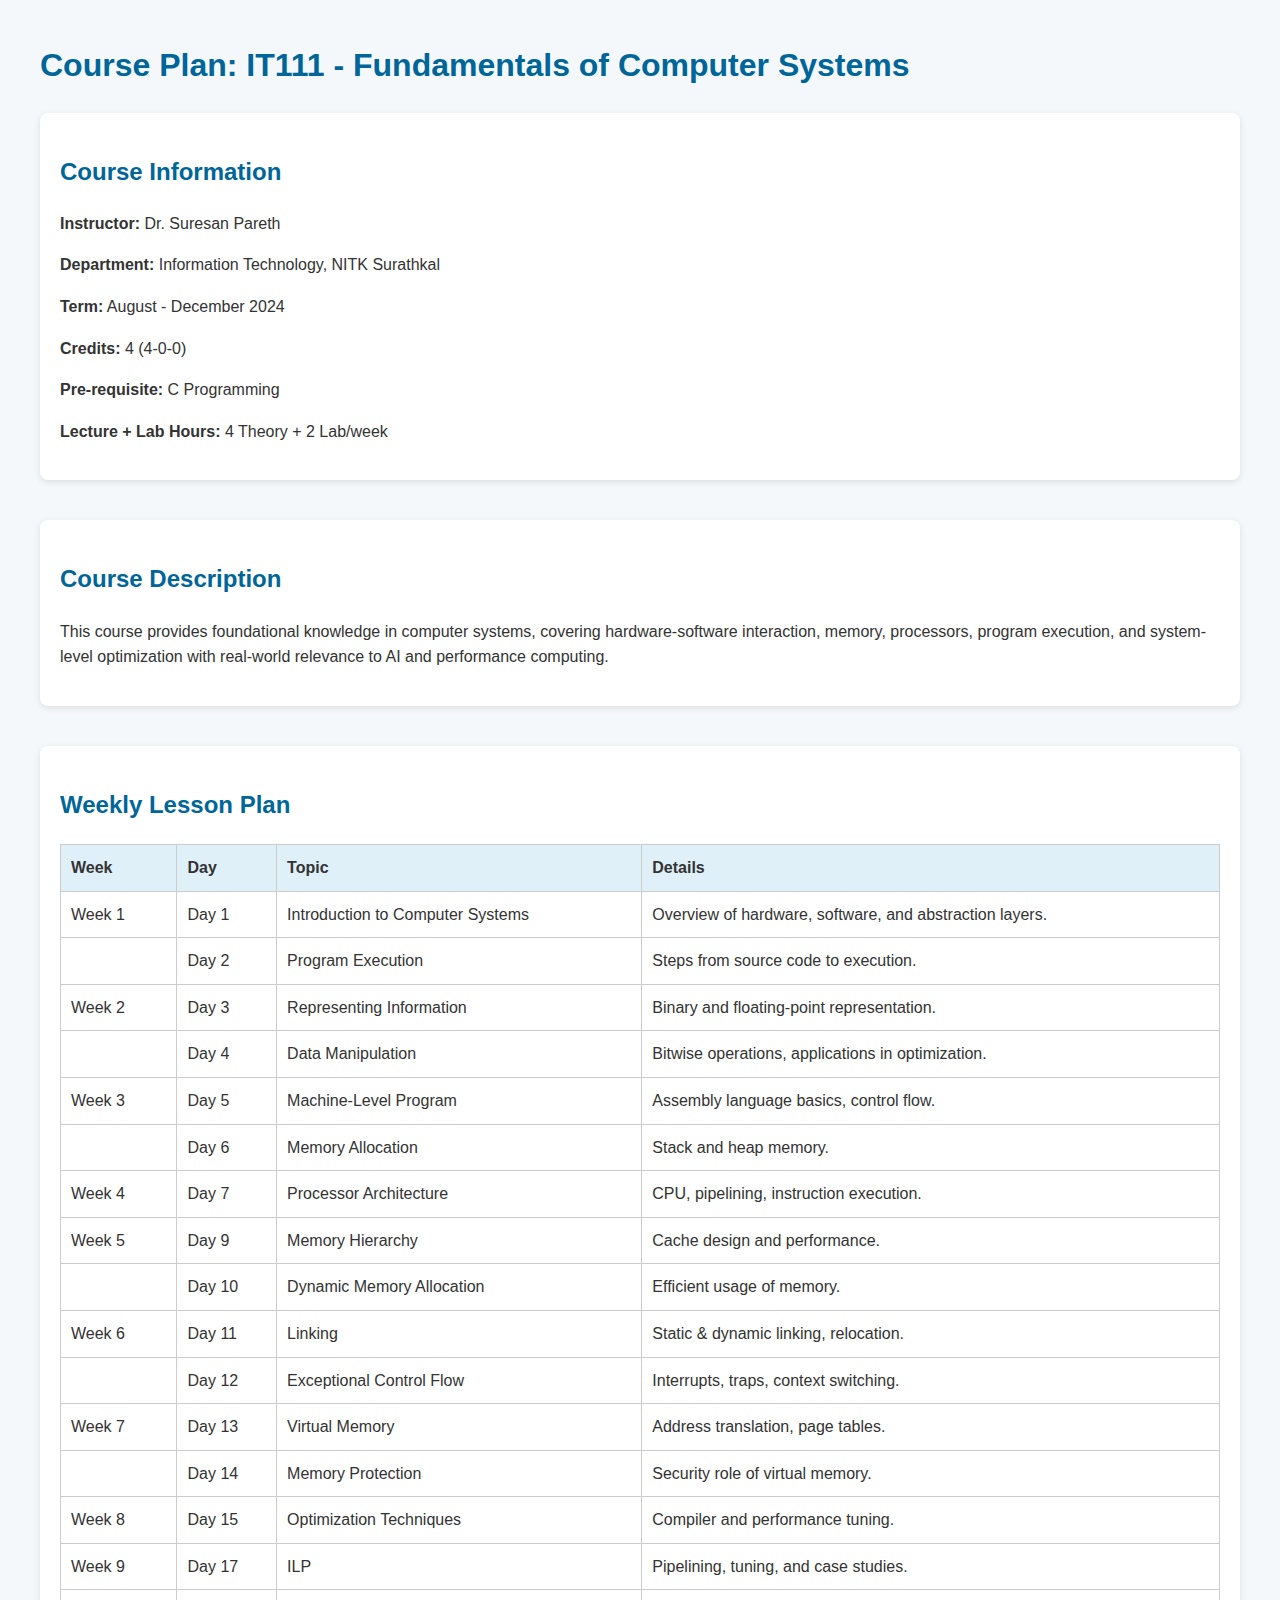
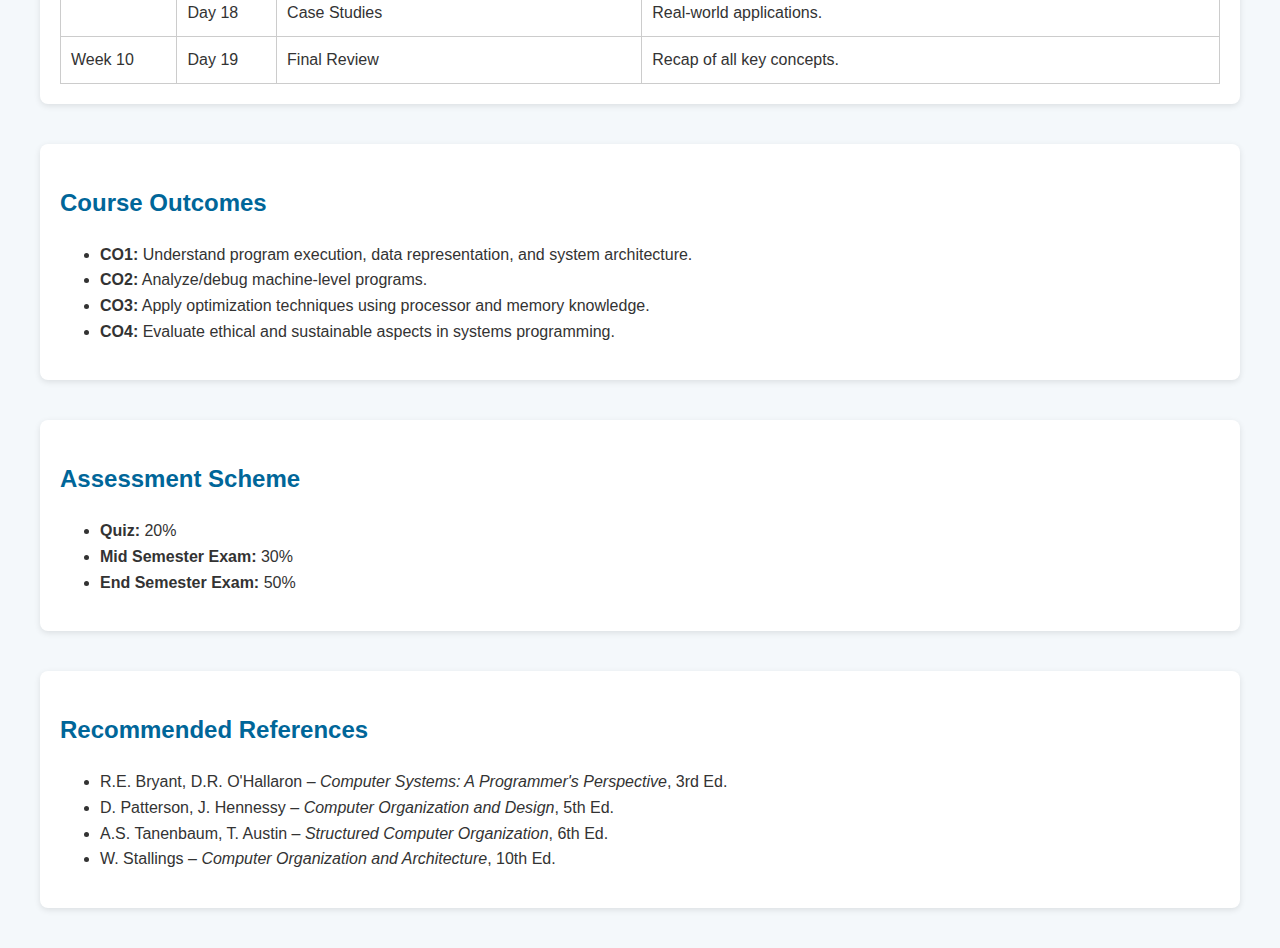
<file: IT1112025.html>
<!DOCTYPE html>
<html lang="en">
<head>
  <meta charset="UTF-8">
  <title>IT111 Lesson Plan (Aug-Dec 2024)</title>
  <style>
    body {
      font-family: 'Segoe UI', sans-serif;
      background-color: #f4f8fb;
      color: #333;
      line-height: 1.6;
      margin: 40px;
    }
    h1, h2, h3 {
      color: #006699;
    }
    .course-info, .lesson-plan, .objectives, .outcomes, .references, .assessment {
      margin-bottom: 40px;
      padding: 20px;
      background: #fff;
      border-radius: 8px;
      box-shadow: 0 2px 6px rgba(0,0,0,0.1);
    }
    table {
      width: 100%;
      border-collapse: collapse;
      margin-top: 15px;
    }
    table, th, td {
      border: 1px solid #ccc;
    }
    th, td {
      padding: 10px;
      text-align: left;
    }
    th {
      background-color: #e0f0f9;
    }
  </style>
</head>
<body>

  <h1>Course Plan: IT111 - Fundamentals of Computer Systems</h1>

  <div class="course-info">
    <h2>Course Information</h2>
    <p><strong>Instructor:</strong> Dr. Suresan Pareth</p>
    <p><strong>Department:</strong> Information Technology, NITK Surathkal</p>
    <p><strong>Term:</strong> August - December 2024</p>
    <p><strong>Credits:</strong> 4 (4-0-0)</p>
    <p><strong>Pre-requisite:</strong> C Programming</p>
    <p><strong>Lecture + Lab Hours:</strong> 4 Theory + 2 Lab/week</p>
  </div>

  <div class="objectives">
    <h2>Course Description</h2>
    <p>This course provides foundational knowledge in computer systems, covering hardware-software interaction, memory, processors, program execution, and system-level optimization with real-world relevance to AI and performance computing.</p>
  </div>

  <div class="lesson-plan">
    <h2>Weekly Lesson Plan</h2>
    <table>
      <tr>
        <th>Week</th>
        <th>Day</th>
        <th>Topic</th>
        <th>Details</th>
      </tr>
      <tr><td>Week 1</td><td>Day 1</td><td>Introduction to Computer Systems</td><td>Overview of hardware, software, and abstraction layers.</td></tr>
      <tr><td></td><td>Day 2</td><td>Program Execution</td><td>Steps from source code to execution.</td></tr>
      <tr><td>Week 2</td><td>Day 3</td><td>Representing Information</td><td>Binary and floating-point representation.</td></tr>
      <tr><td></td><td>Day 4</td><td>Data Manipulation</td><td>Bitwise operations, applications in optimization.</td></tr>
      <tr><td>Week 3</td><td>Day 5</td><td>Machine-Level Program</td><td>Assembly language basics, control flow.</td></tr>
      <tr><td></td><td>Day 6</td><td>Memory Allocation</td><td>Stack and heap memory.</td></tr>
      <tr><td>Week 4</td><td>Day 7</td><td>Processor Architecture</td><td>CPU, pipelining, instruction execution.</td></tr>
      <tr><td>Week 5</td><td>Day 9</td><td>Memory Hierarchy</td><td>Cache design and performance.</td></tr>
      <tr><td></td><td>Day 10</td><td>Dynamic Memory Allocation</td><td>Efficient usage of memory.</td></tr>
      <tr><td>Week 6</td><td>Day 11</td><td>Linking</td><td>Static & dynamic linking, relocation.</td></tr>
      <tr><td></td><td>Day 12</td><td>Exceptional Control Flow</td><td>Interrupts, traps, context switching.</td></tr>
      <tr><td>Week 7</td><td>Day 13</td><td>Virtual Memory</td><td>Address translation, page tables.</td></tr>
      <tr><td></td><td>Day 14</td><td>Memory Protection</td><td>Security role of virtual memory.</td></tr>
      <tr><td>Week 8</td><td>Day 15</td><td>Optimization Techniques</td><td>Compiler and performance tuning.</td></tr>
      <tr><td>Week 9</td><td>Day 17</td><td>ILP</td><td>Pipelining, tuning, and case studies.</td></tr>
      <tr><td></td><td>Day 18</td><td>Case Studies</td><td>Real-world applications.</td></tr>
      <tr><td>Week 10</td><td>Day 19</td><td>Final Review</td><td>Recap of all key concepts.</td></tr>
    </table>
  </div>

  <div class="outcomes">
    <h2>Course Outcomes</h2>
    <ul>
      <li><strong>CO1:</strong> Understand program execution, data representation, and system architecture.</li>
      <li><strong>CO2:</strong> Analyze/debug machine-level programs.</li>
      <li><strong>CO3:</strong> Apply optimization techniques using processor and memory knowledge.</li>
      <li><strong>CO4:</strong> Evaluate ethical and sustainable aspects in systems programming.</li>
    </ul>
  </div>

  <div class="assessment">
    <h2>Assessment Scheme</h2>
    <ul>
      <li><strong>Quiz:</strong> 20%</li>
      <li><strong>Mid Semester Exam:</strong> 30%</li>
      <li><strong>End Semester Exam:</strong> 50%</li>
    </ul>
  </div>

  <div class="references">
    <h2>Recommended References</h2>
    <ul>
      <li>R.E. Bryant, D.R. O'Hallaron – <em>Computer Systems: A Programmer's Perspective</em>, 3rd Ed.</li>
      <li>D. Patterson, J. Hennessy – <em>Computer Organization and Design</em>, 5th Ed.</li>
      <li>A.S. Tanenbaum, T. Austin – <em>Structured Computer Organization</em>, 6th Ed.</li>
      <li>W. Stallings – <em>Computer Organization and Architecture</em>, 10th Ed.</li>
    </ul>
  </div>

</body>
</html>
</file>
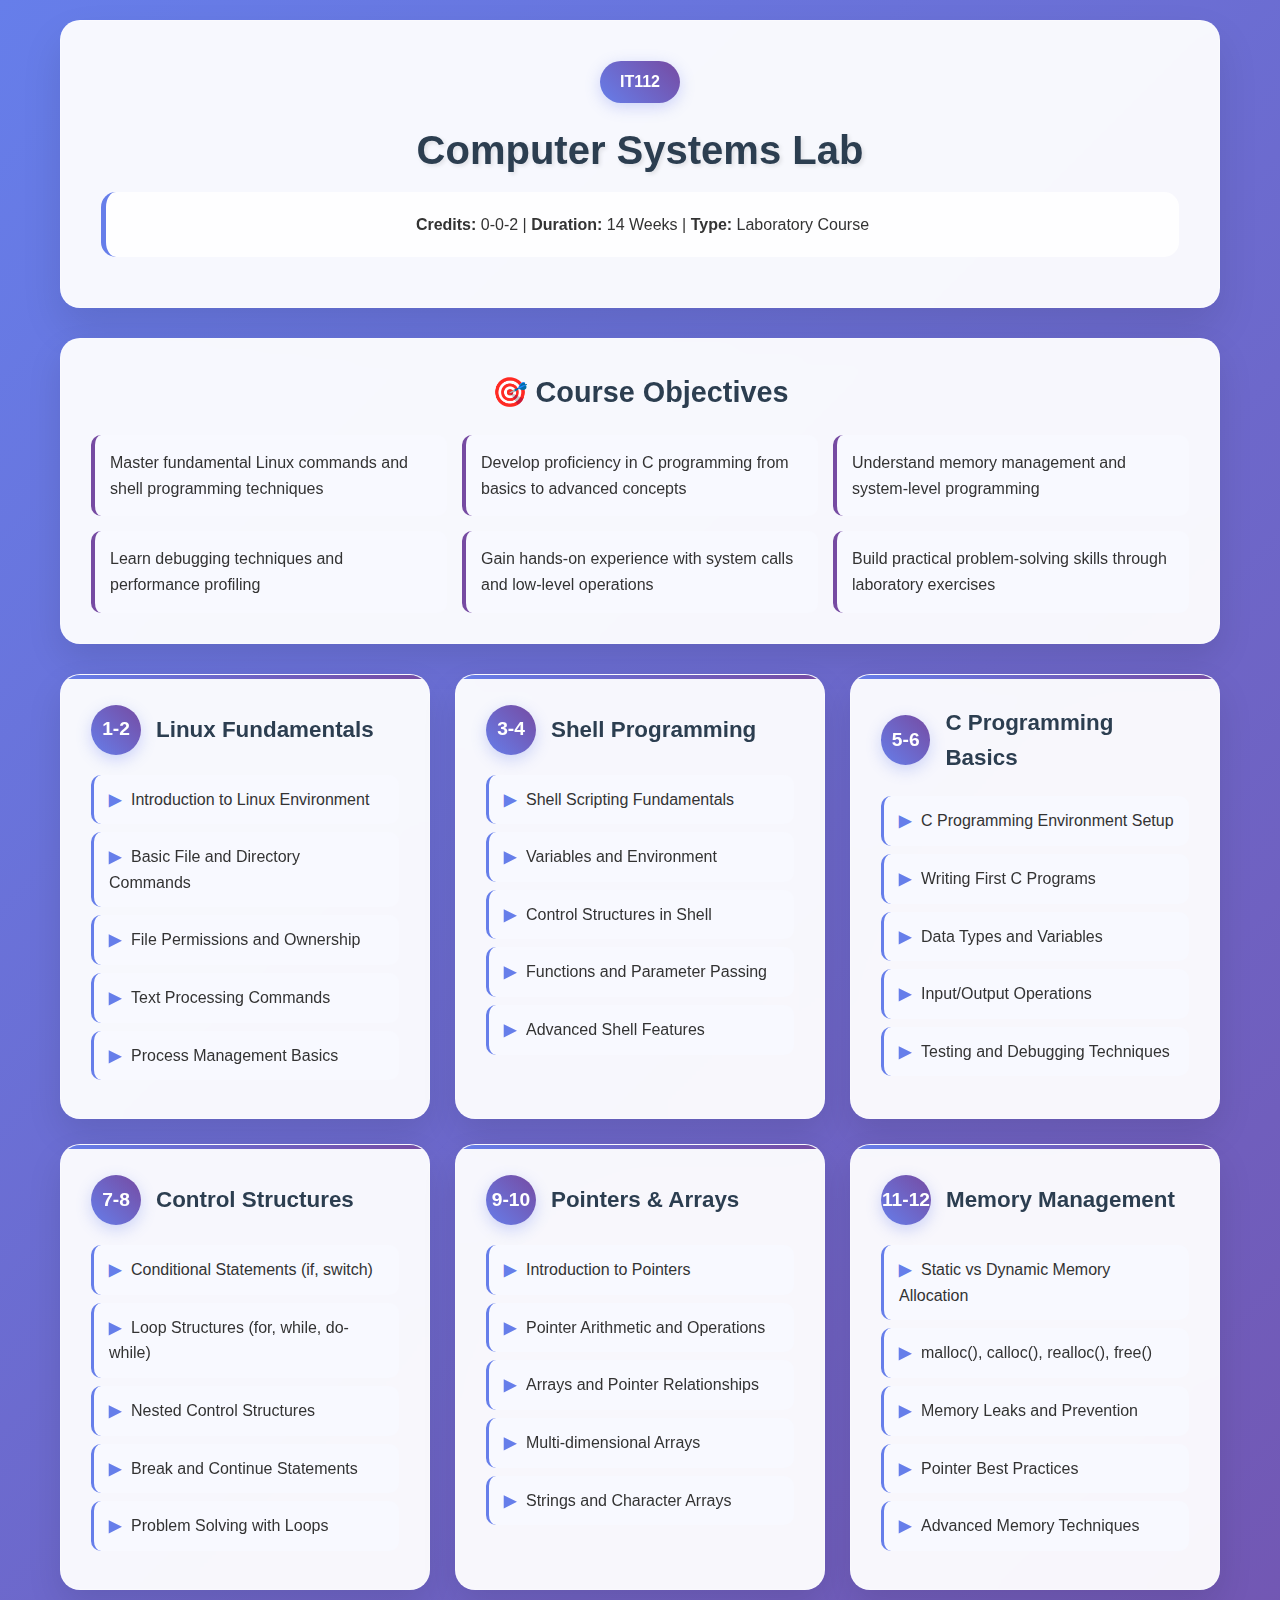
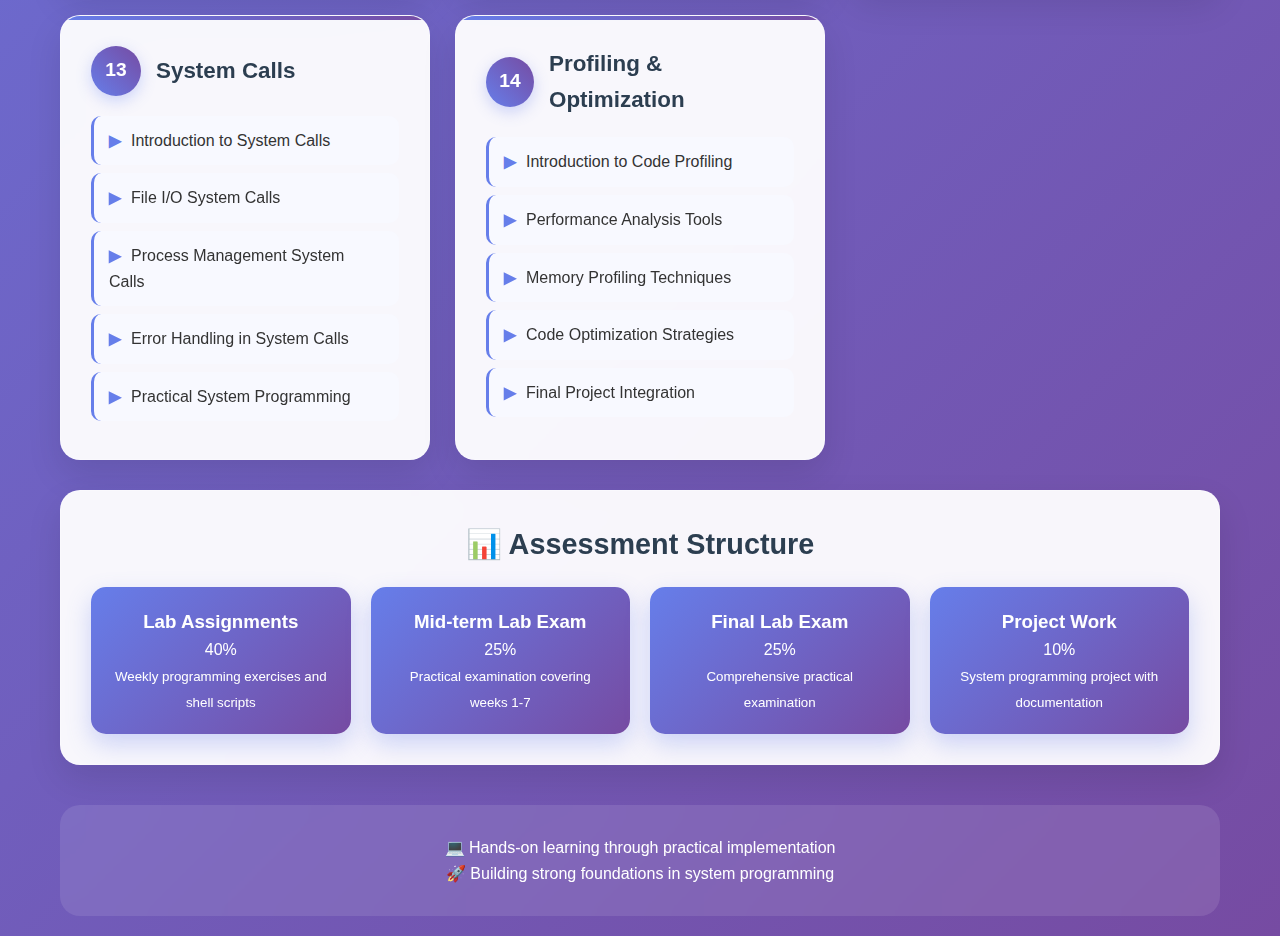
<file: IT112.html>
<!DOCTYPE html>
<html lang="en">
<head>
    <meta charset="UTF-8">
    <meta name="viewport" content="width=device-width, initial-scale=1.0">
    <title>IT112 Computer Systems Lab - Course Plan</title>
    <style>
        * {
            margin: 0;
            padding: 0;
            box-sizing: border-box;
        }

        body {
            font-family: 'Segoe UI', Tahoma, Geneva, Verdana, sans-serif;
            line-height: 1.6;
            background: linear-gradient(135deg, #667eea 0%, #764ba2 100%);
            color: #333;
            min-height: 100vh;
        }

        .container {
            max-width: 1200px;
            margin: 0 auto;
            padding: 20px;
        }

        .header {
            background: rgba(255, 255, 255, 0.95);
            backdrop-filter: blur(10px);
            border-radius: 20px;
            padding: 40px;
            margin-bottom: 30px;
            box-shadow: 0 20px 40px rgba(0, 0, 0, 0.1);
            text-align: center;
            border: 1px solid rgba(255, 255, 255, 0.3);
        }

        .header h1 {
            color: #2c3e50;
            font-size: 2.5em;
            margin-bottom: 10px;
            font-weight: 700;
            text-shadow: 2px 2px 4px rgba(0, 0, 0, 0.1);
        }

        .course-code {
            background: linear-gradient(45deg, #667eea, #764ba2);
            color: white;
            padding: 8px 20px;
            border-radius: 25px;
            display: inline-block;
            font-weight: 600;
            margin-bottom: 15px;
            box-shadow: 0 4px 15px rgba(102, 126, 234, 0.3);
        }

        .course-details {
            background: rgba(255, 255, 255, 0.9);
            padding: 20px;
            border-radius: 15px;
            margin-bottom: 10px;
            border-left: 5px solid #667eea;
        }

        .week-container {
            display: grid;
            grid-template-columns: repeat(auto-fit, minmax(350px, 1fr));
            gap: 25px;
            margin-top: 30px;
        }

        .week-card {
            background: rgba(255, 255, 255, 0.95);
            backdrop-filter: blur(10px);
            border-radius: 20px;
            padding: 30px;
            box-shadow: 0 15px 35px rgba(0, 0, 0, 0.1);
            transition: all 0.3s ease;
            border: 1px solid rgba(255, 255, 255, 0.3);
            position: relative;
            overflow: hidden;
        }

        .week-card::before {
            content: '';
            position: absolute;
            top: 0;
            left: 0;
            right: 0;
            height: 4px;
            background: linear-gradient(45deg, #667eea, #764ba2);
        }

        .week-card:hover {
            transform: translateY(-10px);
            box-shadow: 0 25px 50px rgba(0, 0, 0, 0.15);
        }

        .week-header {
            display: flex;
            align-items: center;
            margin-bottom: 20px;
        }

        .week-number {
            background: linear-gradient(45deg, #667eea, #764ba2);
            color: white;
            width: 50px;
            height: 50px;
            border-radius: 50%;
            display: flex;
            align-items: center;
            justify-content: center;
            font-weight: bold;
            font-size: 1.2em;
            margin-right: 15px;
            box-shadow: 0 5px 15px rgba(102, 126, 234, 0.3);
        }

        .week-title {
            font-size: 1.4em;
            font-weight: 600;
            color: #2c3e50;
        }

        .topics {
            list-style: none;
            margin-top: 15px;
        }

        .topics li {
            background: #f8f9ff;
            margin: 8px 0;
            padding: 12px 15px;
            border-radius: 10px;
            border-left: 3px solid #667eea;
            transition: all 0.3s ease;
            position: relative;
        }

        .topics li:hover {
            background: #e8f2ff;
            transform: translateX(5px);
        }

        .topics li::before {
            content: '▶';
            color: #667eea;
            font-weight: bold;
            margin-right: 10px;
        }

        .objectives {
            background: rgba(255, 255, 255, 0.95);
            backdrop-filter: blur(10px);
            border-radius: 20px;
            padding: 30px;
            margin-top: 30px;
            box-shadow: 0 15px 35px rgba(0, 0, 0, 0.1);
            border: 1px solid rgba(255, 255, 255, 0.3);
        }

        .objectives h2 {
            color: #2c3e50;
            margin-bottom: 20px;
            font-size: 1.8em;
            text-align: center;
        }

        .objectives ul {
            list-style: none;
            display: grid;
            grid-template-columns: repeat(auto-fit, minmax(300px, 1fr));
            gap: 15px;
        }

        .objectives li {
            background: #f8f9ff;
            padding: 15px;
            border-radius: 10px;
            border-left: 4px solid #764ba2;
            transition: all 0.3s ease;
        }

        .objectives li:hover {
            background: #e8f2ff;
            transform: translateX(5px);
        }

        .assessment {
            background: rgba(255, 255, 255, 0.95);
            backdrop-filter: blur(10px);
            border-radius: 20px;
            padding: 30px;
            margin-top: 30px;
            box-shadow: 0 15px 35px rgba(0, 0, 0, 0.1);
            border: 1px solid rgba(255, 255, 255, 0.3);
        }

        .assessment h2 {
            color: #2c3e50;
            margin-bottom: 20px;
            font-size: 1.8em;
            text-align: center;
        }

        .assessment-grid {
            display: grid;
            grid-template-columns: repeat(auto-fit, minmax(250px, 1fr));
            gap: 20px;
        }

        .assessment-item {
            background: linear-gradient(135deg, #667eea, #764ba2);
            color: white;
            padding: 20px;
            border-radius: 15px;
            text-align: center;
            box-shadow: 0 10px 25px rgba(102, 126, 234, 0.3);
            transition: all 0.3s ease;
        }

        .assessment-item:hover {
            transform: translateY(-5px);
            box-shadow: 0 15px 35px rgba(102, 126, 234, 0.4);
        }

        .footer {
            text-align: center;
            padding: 30px;
            margin-top: 40px;
            background: rgba(255, 255, 255, 0.1);
            backdrop-filter: blur(10px);
            border-radius: 20px;
            color: white;
        }

        @media (max-width: 768px) {
            .container {
                padding: 10px;
            }
            
            .header {
                padding: 20px;
            }
            
            .header h1 {
                font-size: 2em;
            }
            
            .week-container {
                grid-template-columns: 1fr;
            }
        }
    </style>
</head>
<body>
    <div class="container">
        <div class="header">
            <div class="course-code">IT112</div>
            <h1>Computer Systems Lab</h1>
            <div class="course-details">
                <strong>Credits:</strong> 0-0-2 | <strong>Duration:</strong> 14 Weeks | <strong>Type:</strong> Laboratory Course
            </div>
        </div>

        <div class="objectives">
            <h2>🎯 Course Objectives</h2>
            <ul>
                <li>Master fundamental Linux commands and shell programming techniques</li>
                <li>Develop proficiency in C programming from basics to advanced concepts</li>
                <li>Understand memory management and system-level programming</li>
                <li>Learn debugging techniques and performance profiling</li>
                <li>Gain hands-on experience with system calls and low-level operations</li>
                <li>Build practical problem-solving skills through laboratory exercises</li>
            </ul>
        </div>

        <div class="week-container">
            <div class="week-card">
                <div class="week-header">
                    <div class="week-number">1-2</div>
                    <div class="week-title">Linux Fundamentals</div>
                </div>
                <ul class="topics">
                    <li>Introduction to Linux Environment</li>
                    <li>Basic File and Directory Commands</li>
                    <li>File Permissions and Ownership</li>
                    <li>Text Processing Commands</li>
                    <li>Process Management Basics</li>
                </ul>
            </div>

            <div class="week-card">
                <div class="week-header">
                    <div class="week-number">3-4</div>
                    <div class="week-title">Shell Programming</div>
                </div>
                <ul class="topics">
                    <li>Shell Scripting Fundamentals</li>
                    <li>Variables and Environment</li>
                    <li>Control Structures in Shell</li>
                    <li>Functions and Parameter Passing</li>
                    <li>Advanced Shell Features</li>
                </ul>
            </div>

            <div class="week-card">
                <div class="week-header">
                    <div class="week-number">5-6</div>
                    <div class="week-title">C Programming Basics</div>
                </div>
                <ul class="topics">
                    <li>C Programming Environment Setup</li>
                    <li>Writing First C Programs</li>
                    <li>Data Types and Variables</li>
                    <li>Input/Output Operations</li>
                    <li>Testing and Debugging Techniques</li>
                </ul>
            </div>

            <div class="week-card">
                <div class="week-header">
                    <div class="week-number">7-8</div>
                    <div class="week-title">Control Structures</div>
                </div>
                <ul class="topics">
                    <li>Conditional Statements (if, switch)</li>
                    <li>Loop Structures (for, while, do-while)</li>
                    <li>Nested Control Structures</li>
                    <li>Break and Continue Statements</li>
                    <li>Problem Solving with Loops</li>
                </ul>
            </div>

            <div class="week-card">
                <div class="week-header">
                    <div class="week-number">9-10</div>
                    <div class="week-title">Pointers & Arrays</div>
                </div>
                <ul class="topics">
                    <li>Introduction to Pointers</li>
                    <li>Pointer Arithmetic and Operations</li>
                    <li>Arrays and Pointer Relationships</li>
                    <li>Multi-dimensional Arrays</li>
                    <li>Strings and Character Arrays</li>
                </ul>
            </div>

            <div class="week-card">
                <div class="week-header">
                    <div class="week-number">11-12</div>
                    <div class="week-title">Memory Management</div>
                </div>
                <ul class="topics">
                    <li>Static vs Dynamic Memory Allocation</li>
                    <li>malloc(), calloc(), realloc(), free()</li>
                    <li>Memory Leaks and Prevention</li>
                    <li>Pointer Best Practices</li>
                    <li>Advanced Memory Techniques</li>
                </ul>
            </div>

            <div class="week-card">
                <div class="week-header">
                    <div class="week-number">13</div>
                    <div class="week-title">System Calls</div>
                </div>
                <ul class="topics">
                    <li>Introduction to System Calls</li>
                    <li>File I/O System Calls</li>
                    <li>Process Management System Calls</li>
                    <li>Error Handling in System Calls</li>
                    <li>Practical System Programming</li>
                </ul>
            </div>

            <div class="week-card">
                <div class="week-header">
                    <div class="week-number">14</div>
                    <div class="week-title">Profiling & Optimization</div>
                </div>
                <ul class="topics">
                    <li>Introduction to Code Profiling</li>
                    <li>Performance Analysis Tools</li>
                    <li>Memory Profiling Techniques</li>
                    <li>Code Optimization Strategies</li>
                    <li>Final Project Integration</li>
                </ul>
            </div>
        </div>

        <div class="assessment">
            <h2>📊 Assessment Structure</h2>
            <div class="assessment-grid">
                <div class="assessment-item">
                    <h3>Lab Assignments</h3>
                    <p>40%</p>
                    <small>Weekly programming exercises and shell scripts</small>
                </div>
                <div class="assessment-item">
                    <h3>Mid-term Lab Exam</h3>
                    <p>25%</p>
                    <small>Practical examination covering weeks 1-7</small>
                </div>
                <div class="assessment-item">
                    <h3>Final Lab Exam</h3>
                    <p>25%</p>
                    <small>Comprehensive practical examination</small>
                </div>
                <div class="assessment-item">
                    <h3>Project Work</h3>
                    <p>10%</p>
                    <small>System programming project with documentation</small>
                </div>
            </div>
        </div>

        <div class="footer">
            <p>💻 Hands-on learning through practical implementation</p>
            <p>🚀 Building strong foundations in system programming</p>
        </div>
    </div>
</body>
</html>
</file>
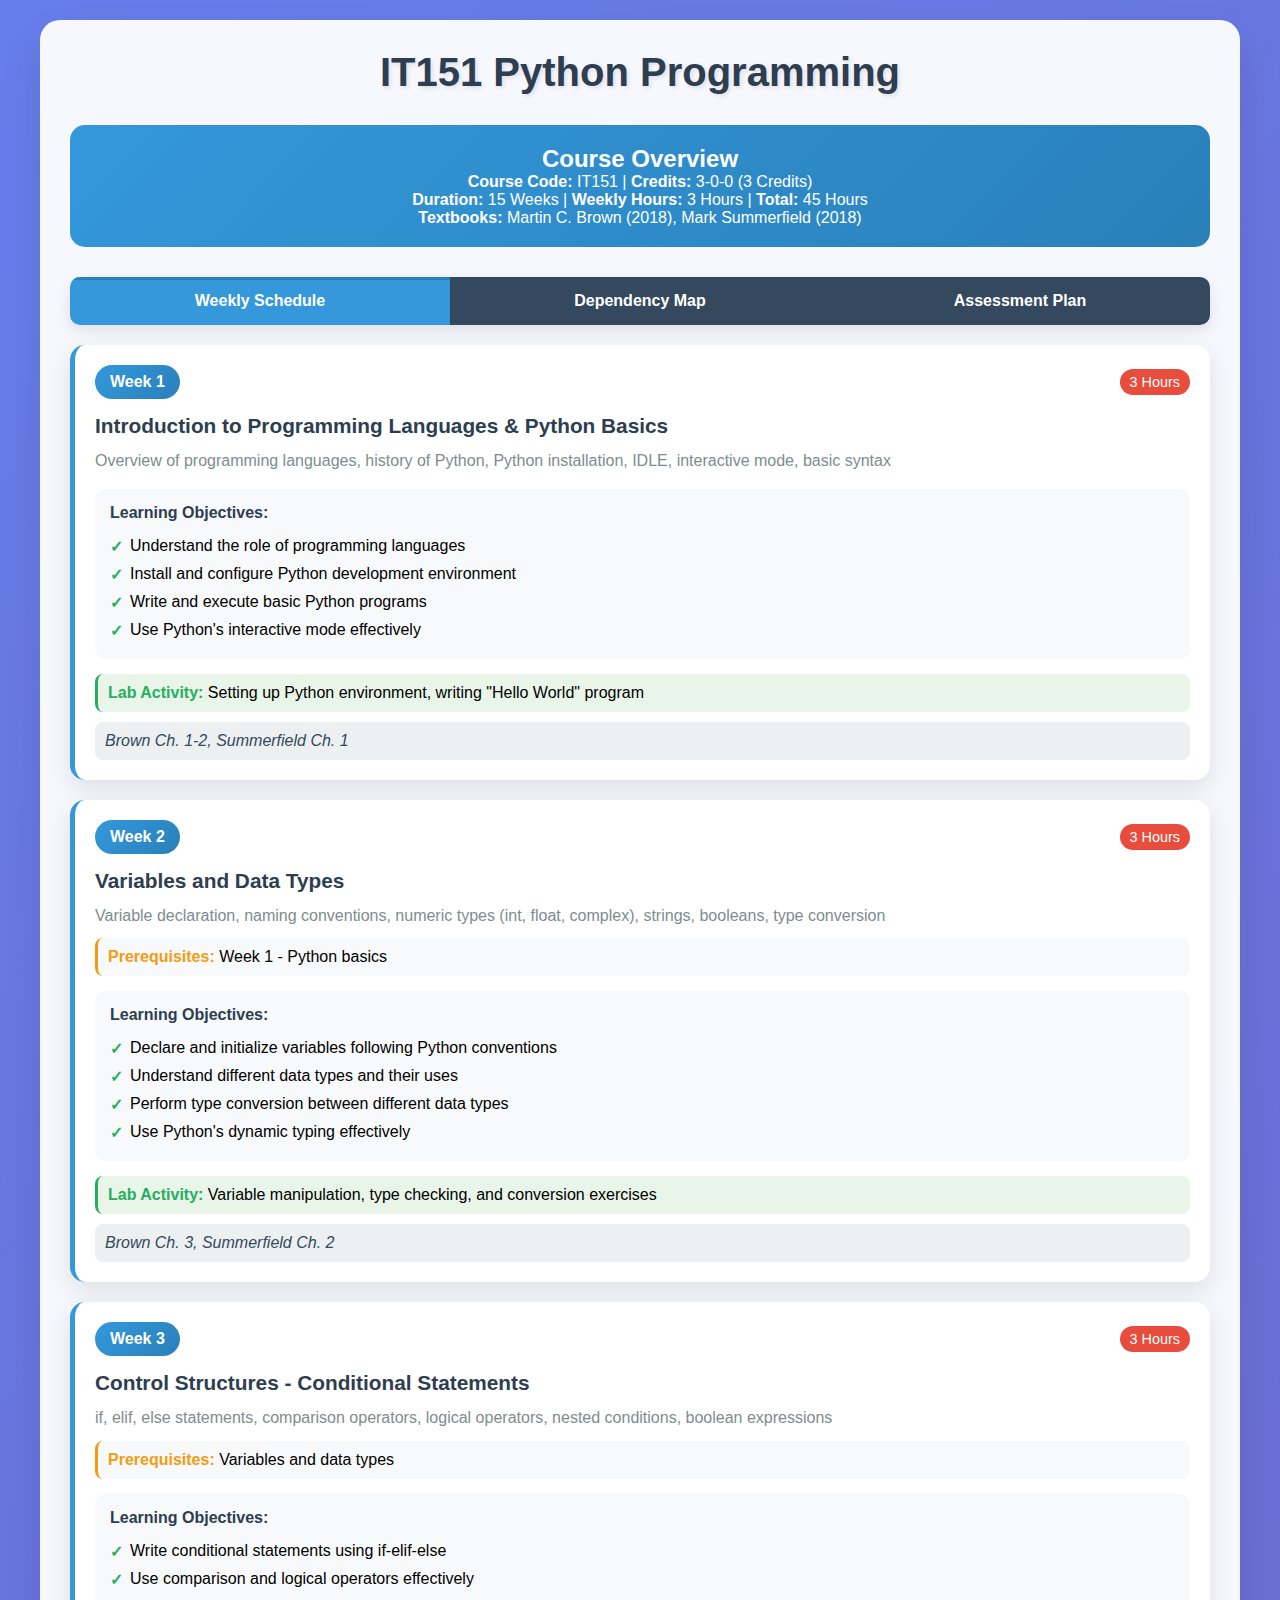
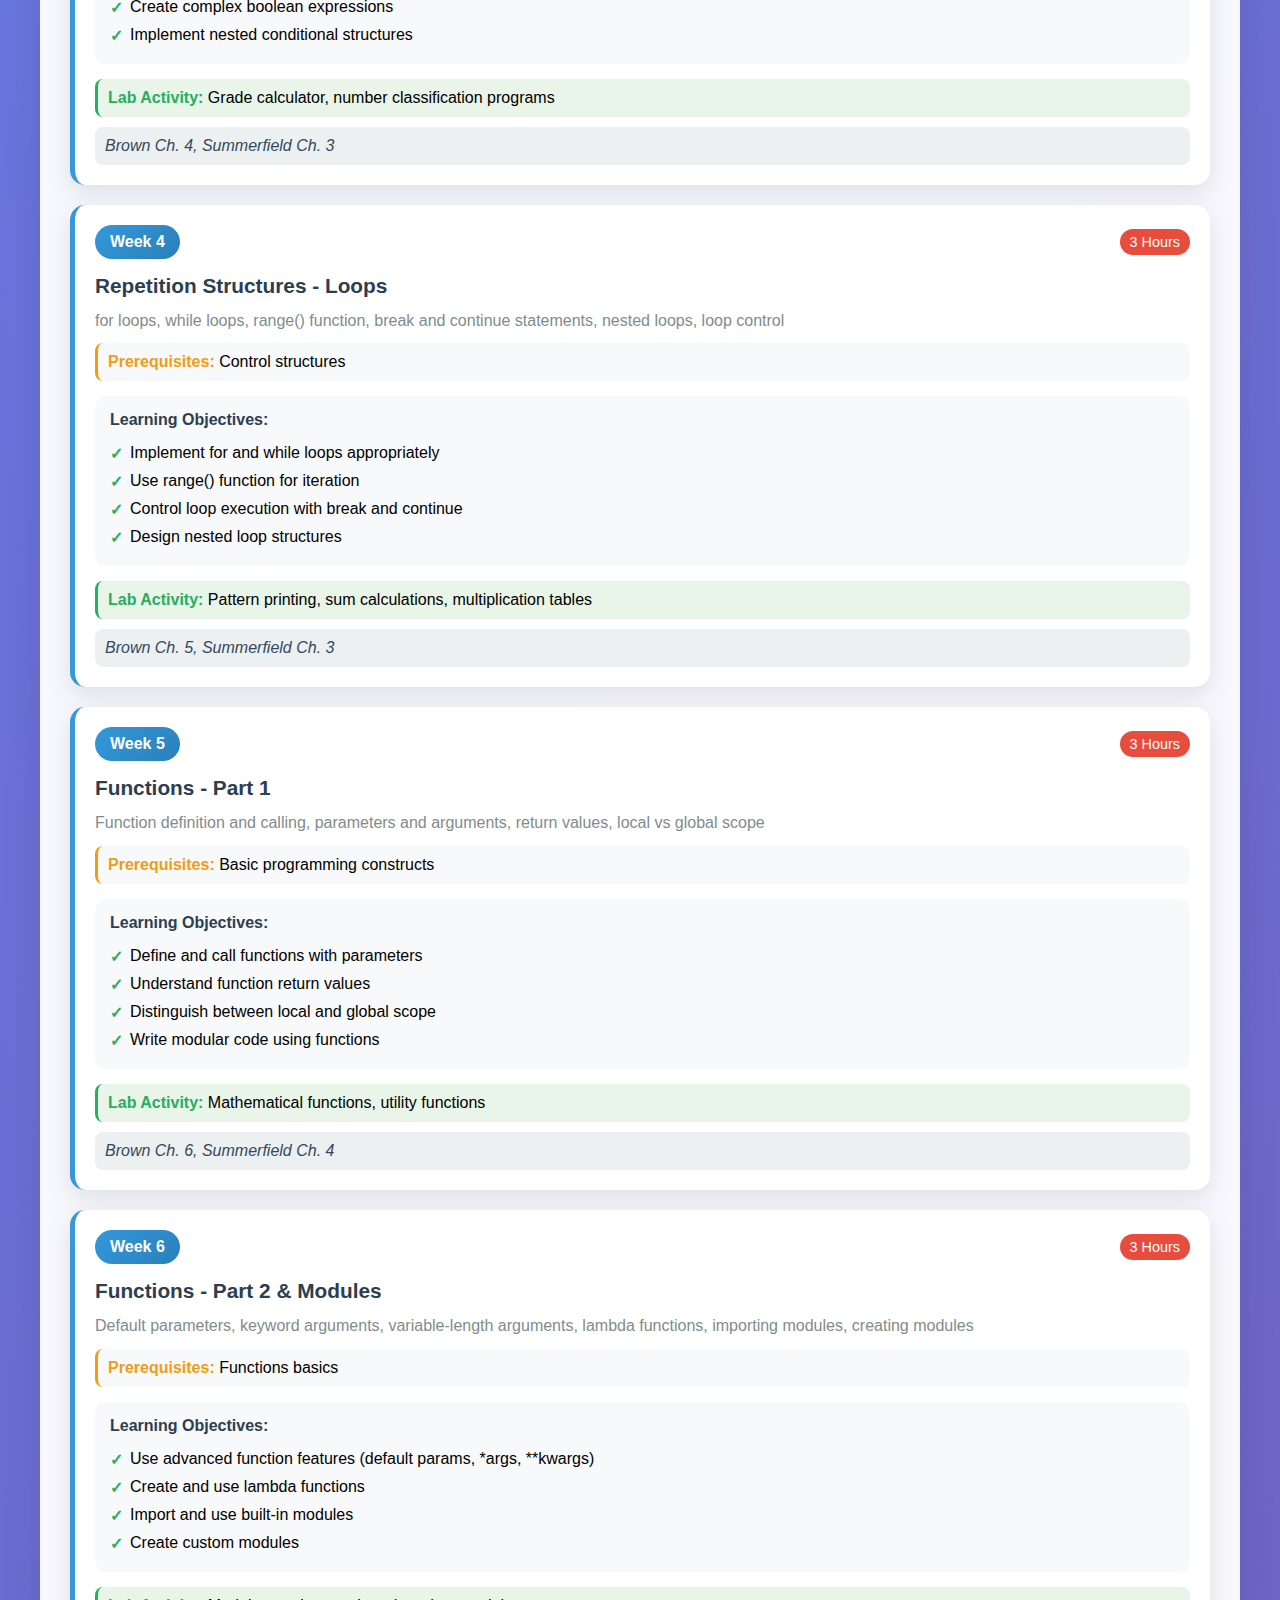
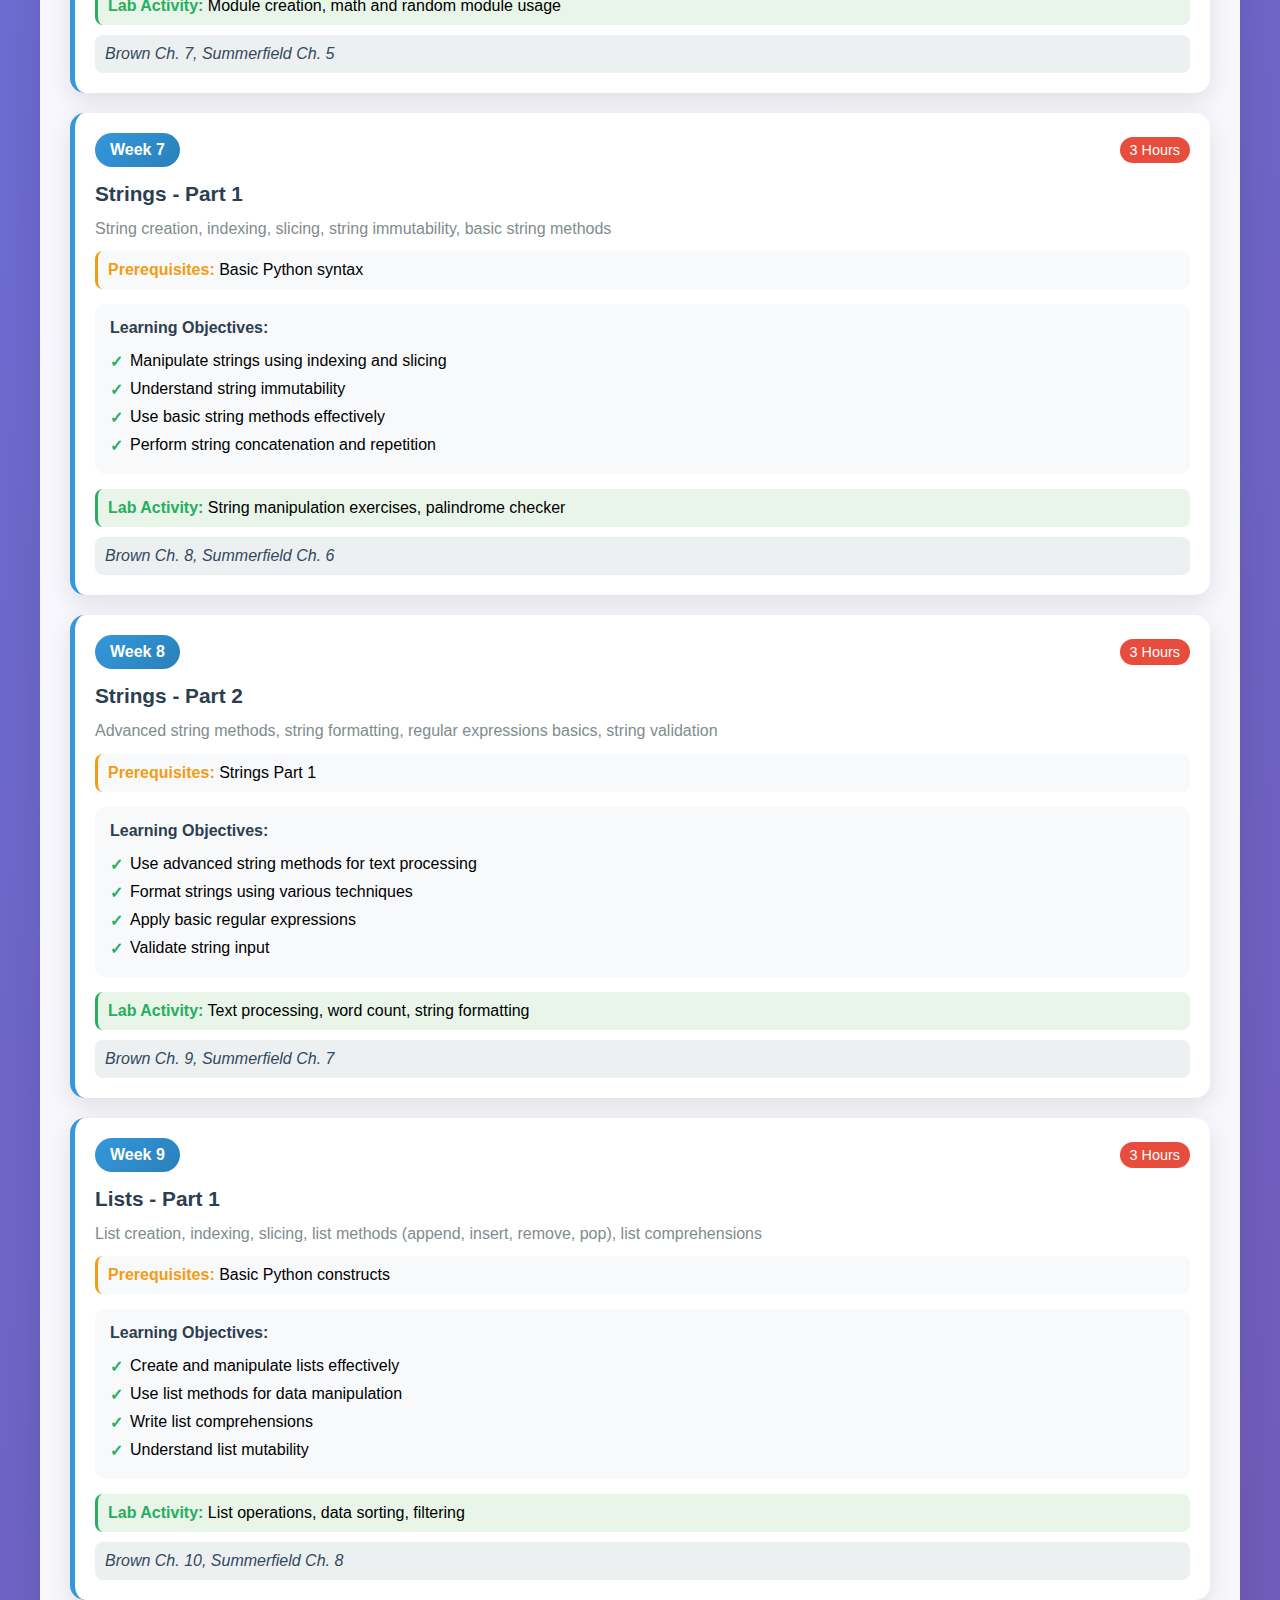
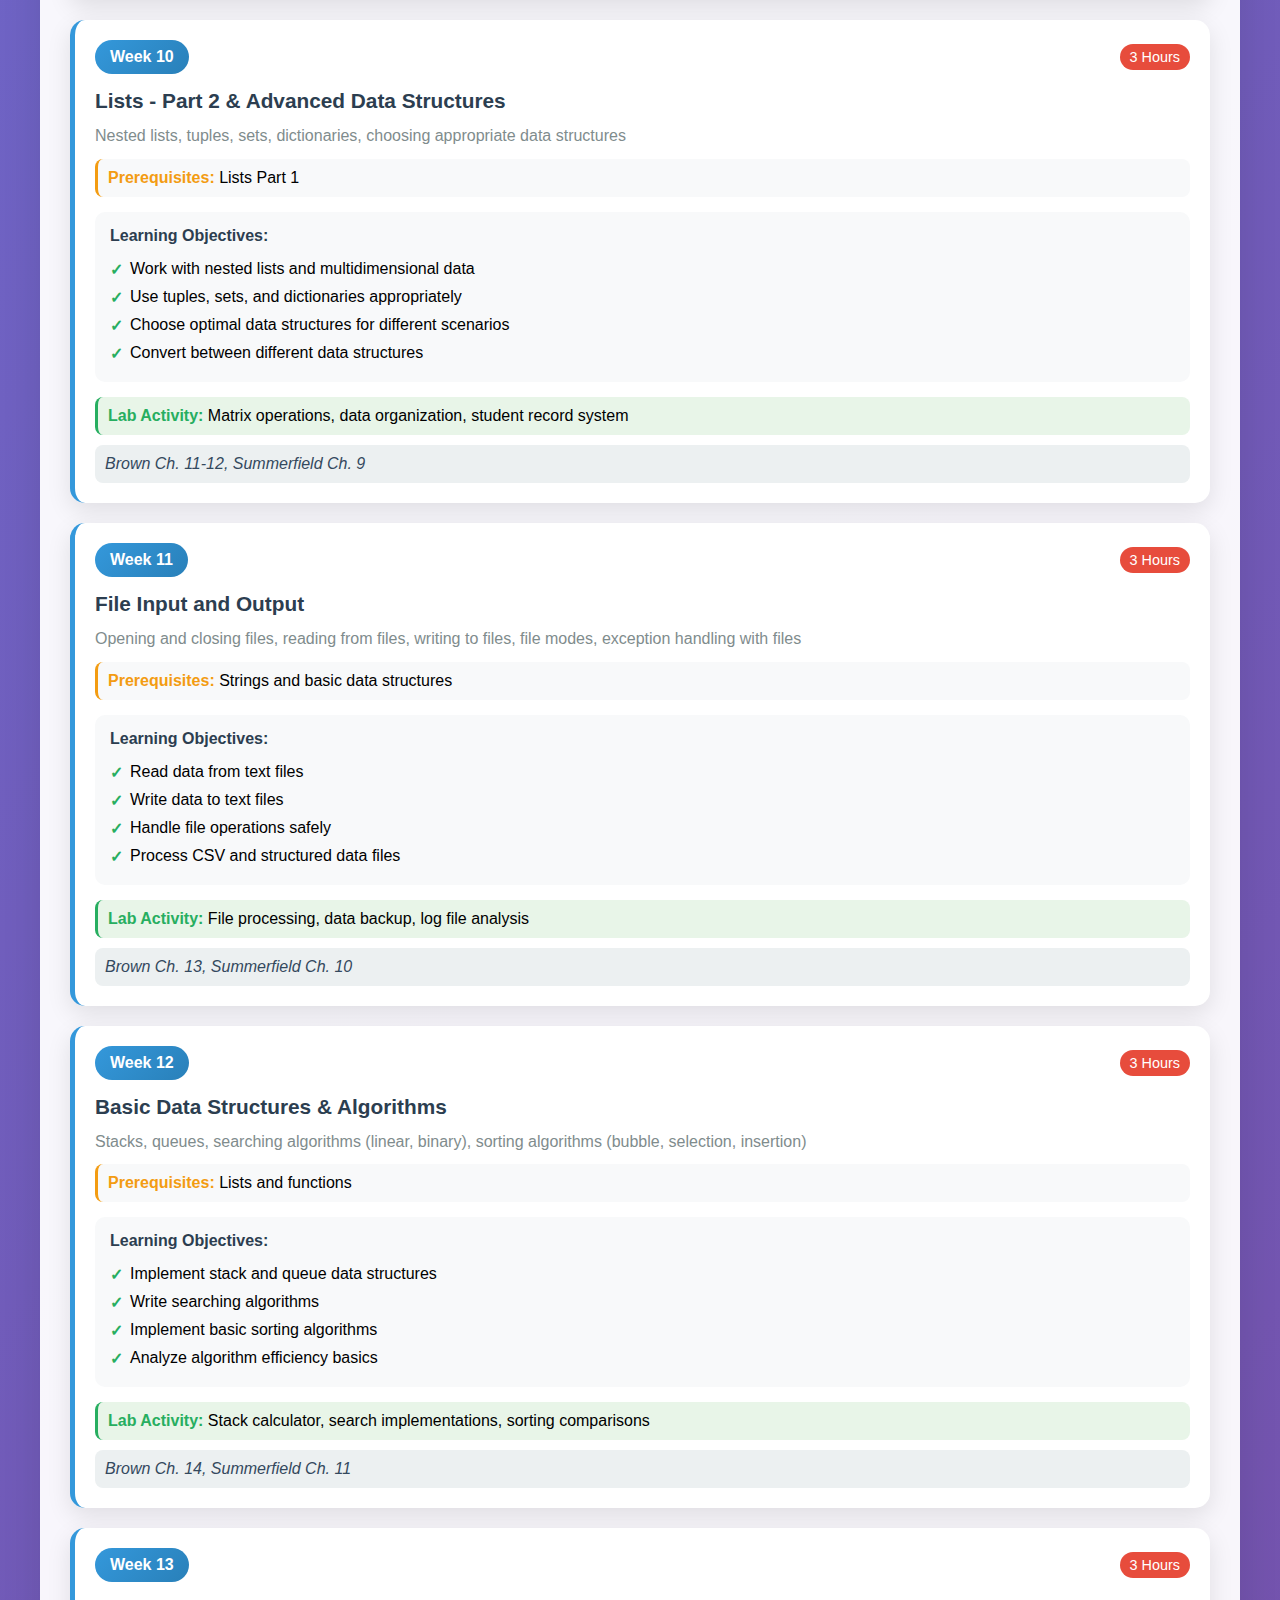
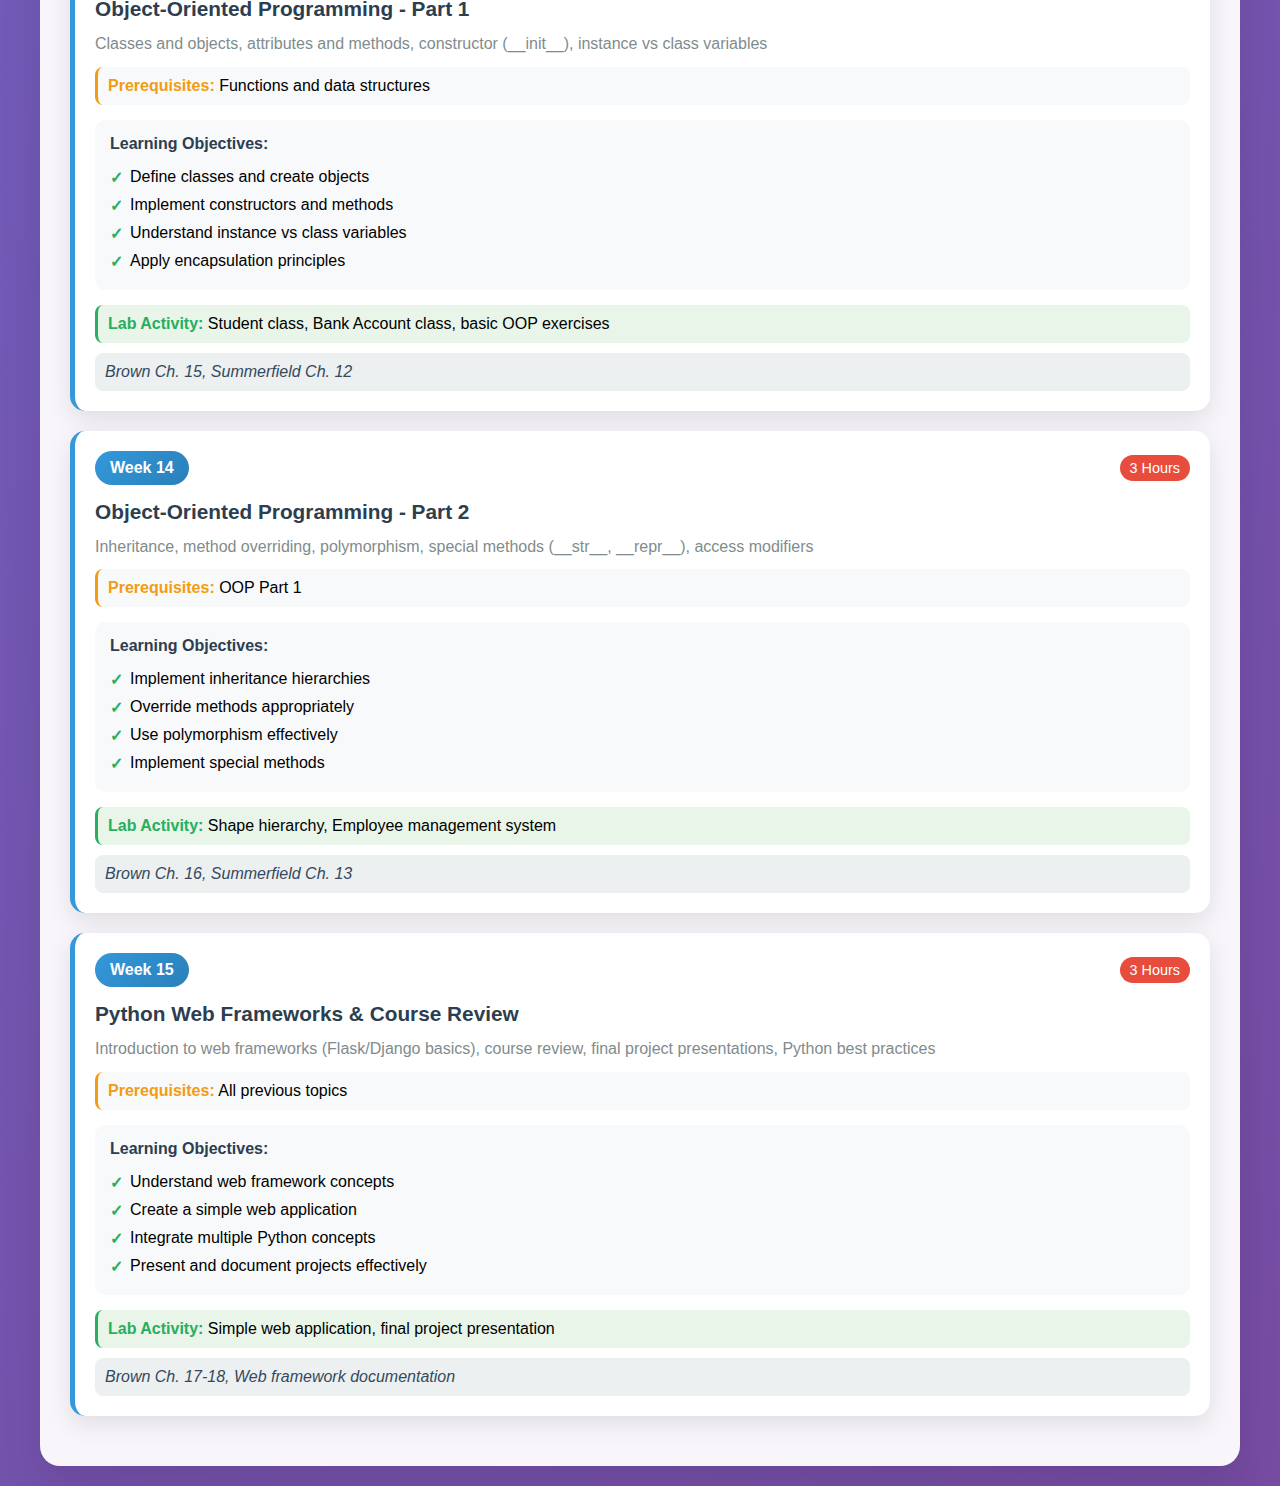
<file: it151.html>
<!DOCTYPE html>
<html lang="en">
<head>
    <meta charset="UTF-8">
    <meta name="viewport" content="width=device-width, initial-scale=1.0">
    <title>IT151 Python Programming Course Plan</title>
    <style>
        * {
            margin: 0;
            padding: 0;
            box-sizing: border-box;
        }
        
        body {
            font-family: 'Segoe UI', Tahoma, Geneva, Verdana, sans-serif;
            background: linear-gradient(135deg, #667eea 0%, #764ba2 100%);
            min-height: 100vh;
            padding: 20px;
        }
        
        .container {
            max-width: 1200px;
            margin: 0 auto;
            background: rgba(255, 255, 255, 0.95);
            border-radius: 20px;
            padding: 30px;
            box-shadow: 0 20px 40px rgba(0, 0, 0, 0.1);
        }
        
        h1 {
            text-align: center;
            color: #2c3e50;
            margin-bottom: 30px;
            font-size: 2.5em;
            text-shadow: 2px 2px 4px rgba(0, 0, 0, 0.1);
        }
        
        .course-info {
            background: linear-gradient(135deg, #3498db, #2980b9);
            color: white;
            padding: 20px;
            border-radius: 15px;
            margin-bottom: 30px;
            text-align: center;
        }
        
        .tabs {
            display: flex;
            margin-bottom: 20px;
            border-radius: 10px;
            overflow: hidden;
            box-shadow: 0 5px 15px rgba(0, 0, 0, 0.1);
        }
        
        .tab {
            flex: 1;
            padding: 15px;
            background: #34495e;
            color: white;
            border: none;
            cursor: pointer;
            transition: all 0.3s ease;
            font-size: 16px;
            font-weight: 600;
        }
        
        .tab:hover {
            background: #2c3e50;
            transform: translateY(-2px);
        }
        
        .tab.active {
            background: #3498db;
            box-shadow: inset 0 3px 0 #2980b9;
        }
        
        .tab-content {
            display: none;
            animation: fadeIn 0.5s ease-in;
        }
        
        .tab-content.active {
            display: block;
        }
        
        @keyframes fadeIn {
            from { opacity: 0; transform: translateY(10px); }
            to { opacity: 1; transform: translateY(0); }
        }
        
        .week-card {
            background: white;
            border-radius: 15px;
            padding: 20px;
            margin-bottom: 20px;
            box-shadow: 0 8px 25px rgba(0, 0, 0, 0.1);
            border-left: 5px solid #3498db;
            transition: all 0.3s ease;
        }
        
        .week-card:hover {
            transform: translateY(-5px);
            box-shadow: 0 15px 35px rgba(0, 0, 0, 0.15);
        }
        
        .week-header {
            display: flex;
            justify-content: space-between;
            align-items: center;
            margin-bottom: 15px;
        }
        
        .week-number {
            background: linear-gradient(135deg, #3498db, #2980b9);
            color: white;
            padding: 8px 15px;
            border-radius: 20px;
            font-weight: bold;
        }
        
        .week-hours {
            background: #e74c3c;
            color: white;
            padding: 5px 10px;
            border-radius: 15px;
            font-size: 0.9em;
        }
        
        .week-topic {
            font-size: 1.3em;
            font-weight: 600;
            color: #2c3e50;
            margin-bottom: 10px;
        }
        
        .week-details {
            color: #7f8c8d;
            line-height: 1.6;
        }
        
        .prerequisites {
            background: #f8f9fa;
            padding: 10px;
            border-radius: 8px;
            margin-top: 10px;
            border-left: 3px solid #f39c12;
        }
        
        .prerequisites strong {
            color: #f39c12;
        }
        
        .dependency-map {
            background: white;
            border-radius: 15px;
            padding: 20px;
            margin-bottom: 20px;
            box-shadow: 0 8px 25px rgba(0, 0, 0, 0.1);
        }
        
        .module {
            background: linear-gradient(135deg, #667eea, #764ba2);
            color: white;
            padding: 15px;
            border-radius: 10px;
            margin: 10px 0;
            text-align: center;
            font-weight: 600;
            position: relative;
        }
        
        .module.foundation {
            background: linear-gradient(135deg, #2ecc71, #27ae60);
        }
        
        .module.intermediate {
            background: linear-gradient(135deg, #f39c12, #e67e22);
        }
        
        .module.advanced {
            background: linear-gradient(135deg, #e74c3c, #c0392b);
        }
        
        .arrow {
            text-align: center;
            font-size: 2em;
            color: #3498db;
            margin: 10px 0;
        }
        
        .learning-objectives {
            background: #f8f9fa;
            padding: 15px;
            border-radius: 10px;
            margin: 15px 0;
        }
        
        .learning-objectives h4 {
            color: #2c3e50;
            margin-bottom: 10px;
        }
        
        .learning-objectives ul {
            list-style-type: none;
            padding-left: 0;
        }
        
        .learning-objectives li {
            padding: 5px 0;
            padding-left: 20px;
            position: relative;
        }
        
        .learning-objectives li:before {
            content: "✓";
            position: absolute;
            left: 0;
            color: #27ae60;
            font-weight: bold;
        }
        
        .assessment-info {
            background: linear-gradient(135deg, #9b59b6, #8e44ad);
            color: white;
            padding: 15px;
            border-radius: 10px;
            margin: 15px 0;
        }
        
        .textbook-ref {
            background: #ecf0f1;
            padding: 10px;
            border-radius: 8px;
            margin-top: 10px;
            font-style: italic;
            color: #34495e;
        }

        .programming-activity {
            background: #e8f5e8;
            padding: 10px;
            border-radius: 8px;
            margin-top: 10px;
            border-left: 3px solid #27ae60;
        }

        .programming-activity strong {
            color: #27ae60;
        }
    </style>
</head>
<body>
    <div class="container">
        <h1>IT151 Python Programming</h1>
        
        <div class="course-info">
            <h2>Course Overview</h2>
            <p><strong>Course Code:</strong> IT151 | <strong>Credits:</strong> 3-0-0 (3 Credits)</p>
            <p><strong>Duration:</strong> 15 Weeks | <strong>Weekly Hours:</strong> 3 Hours | <strong>Total:</strong> 45 Hours</p>
            <p><strong>Textbooks:</strong> Martin C. Brown (2018), Mark Summerfield (2018)</p>
        </div>
        
        <div class="tabs">
            <button class="tab active" onclick="showTab('schedule')">Weekly Schedule</button>
            <button class="tab" onclick="showTab('dependencies')">Dependency Map</button>
            <button class="tab" onclick="showTab('assessments')">Assessment Plan</button>
        </div>
        
        <div id="schedule" class="tab-content active">
            <div class="week-card">
                <div class="week-header">
                    <div class="week-number">Week 1</div>
                    <div class="week-hours">3 Hours</div>
                </div>
                <div class="week-topic">Introduction to Programming Languages & Python Basics</div>
                <div class="week-details">
                    Overview of programming languages, history of Python, Python installation, IDLE, interactive mode, basic syntax
                </div>
                <div class="learning-objectives">
                    <h4>Learning Objectives:</h4>
                    <ul>
                        <li>Understand the role of programming languages</li>
                        <li>Install and configure Python development environment</li>
                        <li>Write and execute basic Python programs</li>
                        <li>Use Python's interactive mode effectively</li>
                    </ul>
                </div>
                <div class="programming-activity">
                    <strong>Lab Activity:</strong> Setting up Python environment, writing "Hello World" program
                </div>
                <div class="textbook-ref">Brown Ch. 1-2, Summerfield Ch. 1</div>
            </div>
            
            <div class="week-card">
                <div class="week-header">
                    <div class="week-number">Week 2</div>
                    <div class="week-hours">3 Hours</div>
                </div>
                <div class="week-topic">Variables and Data Types</div>
                <div class="week-details">
                    Variable declaration, naming conventions, numeric types (int, float, complex), strings, booleans, type conversion
                </div>
                <div class="prerequisites">
                    <strong>Prerequisites:</strong> Week 1 - Python basics
                </div>
                <div class="learning-objectives">
                    <h4>Learning Objectives:</h4>
                    <ul>
                        <li>Declare and initialize variables following Python conventions</li>
                        <li>Understand different data types and their uses</li>
                        <li>Perform type conversion between different data types</li>
                        <li>Use Python's dynamic typing effectively</li>
                    </ul>
                </div>
                <div class="programming-activity">
                    <strong>Lab Activity:</strong> Variable manipulation, type checking, and conversion exercises
                </div>
                <div class="textbook-ref">Brown Ch. 3, Summerfield Ch. 2</div>
            </div>
            
            <div class="week-card">
                <div class="week-header">
                    <div class="week-number">Week 3</div>
                    <div class="week-hours">3 Hours</div>
                </div>
                <div class="week-topic">Control Structures - Conditional Statements</div>
                <div class="week-details">
                    if, elif, else statements, comparison operators, logical operators, nested conditions, boolean expressions
                </div>
                <div class="prerequisites">
                    <strong>Prerequisites:</strong> Variables and data types
                </div>
                <div class="learning-objectives">
                    <h4>Learning Objectives:</h4>
                    <ul>
                        <li>Write conditional statements using if-elif-else</li>
                        <li>Use comparison and logical operators effectively</li>
                        <li>Create complex boolean expressions</li>
                        <li>Implement nested conditional structures</li>
                    </ul>
                </div>
                <div class="programming-activity">
                    <strong>Lab Activity:</strong> Grade calculator, number classification programs
                </div>
                <div class="textbook-ref">Brown Ch. 4, Summerfield Ch. 3</div>
            </div>
            
            <div class="week-card">
                <div class="week-header">
                    <div class="week-number">Week 4</div>
                    <div class="week-hours">3 Hours</div>
                </div>
                <div class="week-topic">Repetition Structures - Loops</div>
                <div class="week-details">
                    for loops, while loops, range() function, break and continue statements, nested loops, loop control
                </div>
                <div class="prerequisites">
                    <strong>Prerequisites:</strong> Control structures
                </div>
                <div class="learning-objectives">
                    <h4>Learning Objectives:</h4>
                    <ul>
                        <li>Implement for and while loops appropriately</li>
                        <li>Use range() function for iteration</li>
                        <li>Control loop execution with break and continue</li>
                        <li>Design nested loop structures</li>
                    </ul>
                </div>
                <div class="programming-activity">
                    <strong>Lab Activity:</strong> Pattern printing, sum calculations, multiplication tables
                </div>
                <div class="textbook-ref">Brown Ch. 5, Summerfield Ch. 3</div>
            </div>
            
            <div class="week-card">
                <div class="week-header">
                    <div class="week-number">Week 5</div>
                    <div class="week-hours">3 Hours</div>
                </div>
                <div class="week-topic">Functions - Part 1</div>
                <div class="week-details">
                    Function definition and calling, parameters and arguments, return values, local vs global scope
                </div>
                <div class="prerequisites">
                    <strong>Prerequisites:</strong> Basic programming constructs
                </div>
                <div class="learning-objectives">
                    <h4>Learning Objectives:</h4>
                    <ul>
                        <li>Define and call functions with parameters</li>
                        <li>Understand function return values</li>
                        <li>Distinguish between local and global scope</li>
                        <li>Write modular code using functions</li>
                    </ul>
                </div>
                <div class="programming-activity">
                    <strong>Lab Activity:</strong> Mathematical functions, utility functions
                </div>
                <div class="textbook-ref">Brown Ch. 6, Summerfield Ch. 4</div>
            </div>
            
            <div class="week-card">
                <div class="week-header">
                    <div class="week-number">Week 6</div>
                    <div class="week-hours">3 Hours</div>
                </div>
                <div class="week-topic">Functions - Part 2 & Modules</div>
                <div class="week-details">
                    Default parameters, keyword arguments, variable-length arguments, lambda functions, importing modules, creating modules
                </div>
                <div class="prerequisites">
                    <strong>Prerequisites:</strong> Functions basics
                </div>
                <div class="learning-objectives">
                    <h4>Learning Objectives:</h4>
                    <ul>
                        <li>Use advanced function features (default params, *args, **kwargs)</li>
                        <li>Create and use lambda functions</li>
                        <li>Import and use built-in modules</li>
                        <li>Create custom modules</li>
                    </ul>
                </div>
                <div class="programming-activity">
                    <strong>Lab Activity:</strong> Module creation, math and random module usage
                </div>
                <div class="textbook-ref">Brown Ch. 7, Summerfield Ch. 5</div>
            </div>
            
            <div class="week-card">
                <div class="week-header">
                    <div class="week-number">Week 7</div>
                    <div class="week-hours">3 Hours</div>
                </div>
                <div class="week-topic">Strings - Part 1</div>
                <div class="week-details">
                    String creation, indexing, slicing, string immutability, basic string methods
                </div>
                <div class="prerequisites">
                    <strong>Prerequisites:</strong> Basic Python syntax
                </div>
                <div class="learning-objectives">
                    <h4>Learning Objectives:</h4>
                    <ul>
                        <li>Manipulate strings using indexing and slicing</li>
                        <li>Understand string immutability</li>
                        <li>Use basic string methods effectively</li>
                        <li>Perform string concatenation and repetition</li>
                    </ul>
                </div>
                <div class="programming-activity">
                    <strong>Lab Activity:</strong> String manipulation exercises, palindrome checker
                </div>
                <div class="textbook-ref">Brown Ch. 8, Summerfield Ch. 6</div>
            </div>
            
            <div class="week-card">
                <div class="week-header">
                    <div class="week-number">Week 8</div>
                    <div class="week-hours">3 Hours</div>
                </div>
                <div class="week-topic">Strings - Part 2</div>
                <div class="week-details">
                    Advanced string methods, string formatting, regular expressions basics, string validation
                </div>
                <div class="prerequisites">
                    <strong>Prerequisites:</strong> Strings Part 1
                </div>
                <div class="learning-objectives">
                    <h4>Learning Objectives:</h4>
                    <ul>
                        <li>Use advanced string methods for text processing</li>
                        <li>Format strings using various techniques</li>
                        <li>Apply basic regular expressions</li>
                        <li>Validate string input</li>
                    </ul>
                </div>
                <div class="programming-activity">
                    <strong>Lab Activity:</strong> Text processing, word count, string formatting
                </div>
                <div class="textbook-ref">Brown Ch. 9, Summerfield Ch. 7</div>
            </div>
            
            <div class="week-card">
                <div class="week-header">
                    <div class="week-number">Week 9</div>
                    <div class="week-hours">3 Hours</div>
                </div>
                <div class="week-topic">Lists - Part 1</div>
                <div class="week-details">
                    List creation, indexing, slicing, list methods (append, insert, remove, pop), list comprehensions
                </div>
                <div class="prerequisites">
                    <strong>Prerequisites:</strong> Basic Python constructs
                </div>
                <div class="learning-objectives">
                    <h4>Learning Objectives:</h4>
                    <ul>
                        <li>Create and manipulate lists effectively</li>
                        <li>Use list methods for data manipulation</li>
                        <li>Write list comprehensions</li>
                        <li>Understand list mutability</li>
                    </ul>
                </div>
                <div class="programming-activity">
                    <strong>Lab Activity:</strong> List operations, data sorting, filtering
                </div>
                <div class="textbook-ref">Brown Ch. 10, Summerfield Ch. 8</div>
            </div>
            
            <div class="week-card">
                <div class="week-header">
                    <div class="week-number">Week 10</div>
                    <div class="week-hours">3 Hours</div>
                </div>
                <div class="week-topic">Lists - Part 2 & Advanced Data Structures</div>
                <div class="week-details">
                    Nested lists, tuples, sets, dictionaries, choosing appropriate data structures
                </div>
                <div class="prerequisites">
                    <strong>Prerequisites:</strong> Lists Part 1
                </div>
                <div class="learning-objectives">
                    <h4>Learning Objectives:</h4>
                    <ul>
                        <li>Work with nested lists and multidimensional data</li>
                        <li>Use tuples, sets, and dictionaries appropriately</li>
                        <li>Choose optimal data structures for different scenarios</li>
                        <li>Convert between different data structures</li>
                    </ul>
                </div>
                <div class="programming-activity">
                    <strong>Lab Activity:</strong> Matrix operations, data organization, student record system
                </div>
                <div class="textbook-ref">Brown Ch. 11-12, Summerfield Ch. 9</div>
            </div>
            
            <div class="week-card">
                <div class="week-header">
                    <div class="week-number">Week 11</div>
                    <div class="week-hours">3 Hours</div>
                </div>
                <div class="week-topic">File Input and Output</div>
                <div class="week-details">
                    Opening and closing files, reading from files, writing to files, file modes, exception handling with files
                </div>
                <div class="prerequisites">
                    <strong>Prerequisites:</strong> Strings and basic data structures
                </div>
                <div class="learning-objectives">
                    <h4>Learning Objectives:</h4>
                    <ul>
                        <li>Read data from text files</li>
                        <li>Write data to text files</li>
                        <li>Handle file operations safely</li>
                        <li>Process CSV and structured data files</li>
                    </ul>
                </div>
                <div class="programming-activity">
                    <strong>Lab Activity:</strong> File processing, data backup, log file analysis
                </div>
                <div class="textbook-ref">Brown Ch. 13, Summerfield Ch. 10</div>
            </div>
            
            <div class="week-card">
                <div class="week-header">
                    <div class="week-number">Week 12</div>
                    <div class="week-hours">3 Hours</div>
                </div>
                <div class="week-topic">Basic Data Structures & Algorithms</div>
                <div class="week-details">
                    Stacks, queues, searching algorithms (linear, binary), sorting algorithms (bubble, selection, insertion)
                </div>
                <div class="prerequisites">
                    <strong>Prerequisites:</strong> Lists and functions
                </div>
                <div class="learning-objectives">
                    <h4>Learning Objectives:</h4>
                    <ul>
                        <li>Implement stack and queue data structures</li>
                        <li>Write searching algorithms</li>
                        <li>Implement basic sorting algorithms</li>
                        <li>Analyze algorithm efficiency basics</li>
                    </ul>
                </div>
                <div class="programming-activity">
                    <strong>Lab Activity:</strong> Stack calculator, search implementations, sorting comparisons
                </div>
                <div class="textbook-ref">Brown Ch. 14, Summerfield Ch. 11</div>
            </div>
            
            <div class="week-card">
                <div class="week-header">
                    <div class="week-number">Week 13</div>
                    <div class="week-hours">3 Hours</div>
                </div>
                <div class="week-topic">Object-Oriented Programming - Part 1</div>
                <div class="week-details">
                    Classes and objects, attributes and methods, constructor (__init__), instance vs class variables
                </div>
                <div class="prerequisites">
                    <strong>Prerequisites:</strong> Functions and data structures
                </div>
                <div class="learning-objectives">
                    <h4>Learning Objectives:</h4>
                    <ul>
                        <li>Define classes and create objects</li>
                        <li>Implement constructors and methods</li>
                        <li>Understand instance vs class variables</li>
                        <li>Apply encapsulation principles</li>
                    </ul>
                </div>
                <div class="programming-activity">
                    <strong>Lab Activity:</strong> Student class, Bank Account class, basic OOP exercises
                </div>
                <div class="textbook-ref">Brown Ch. 15, Summerfield Ch. 12</div>
            </div>
            
            <div class="week-card">
                <div class="week-header">
                    <div class="week-number">Week 14</div>
                    <div class="week-hours">3 Hours</div>
                </div>
                <div class="week-topic">Object-Oriented Programming - Part 2</div>
                <div class="week-details">
                    Inheritance, method overriding, polymorphism, special methods (__str__, __repr__), access modifiers
                </div>
                <div class="prerequisites">
                    <strong>Prerequisites:</strong> OOP Part 1
                </div>
                <div class="learning-objectives">
                    <h4>Learning Objectives:</h4>
                    <ul>
                        <li>Implement inheritance hierarchies</li>
                        <li>Override methods appropriately</li>
                        <li>Use polymorphism effectively</li>
                        <li>Implement special methods</li>
                    </ul>
                </div>
                <div class="programming-activity">
                    <strong>Lab Activity:</strong> Shape hierarchy, Employee management system
                </div>
                <div class="textbook-ref">Brown Ch. 16, Summerfield Ch. 13</div>
            </div>
            
            <div class="week-card">
                <div class="week-header">
                    <div class="week-number">Week 15</div>
                    <div class="week-hours">3 Hours</div>
                </div>
                <div class="week-topic">Python Web Frameworks & Course Review</div>
                <div class="week-details">
                    Introduction to web frameworks (Flask/Django basics), course review, final project presentations, Python best practices
                </div>
                <div class="prerequisites">
                    <strong>Prerequisites:</strong> All previous topics
                </div>
                <div class="learning-objectives">
                    <h4>Learning Objectives:</h4>
                    <ul>
                        <li>Understand web framework concepts</li>
                        <li>Create a simple web application</li>
                        <li>Integrate multiple Python concepts</li>
                        <li>Present and document projects effectively</li>
                    </ul>
                </div>
                <div class="programming-activity">
                    <strong>Lab Activity:</strong> Simple web application, final project presentation
                </div>
                <div class="textbook-ref">Brown Ch. 17-18, Web framework documentation</div>
            </div>
        </div>
        
        <div id="dependencies" class="tab-content">
            <div class="dependency-map">
                <h3>Course Dependency Structure</h3>
                
                <div class="module foundation">
                    Week 1: Introduction & Python Basics
                </div>
                <div class="arrow">↓</div>
                
                <div class="module foundation">
                    Week 2: Variables & Data Types
                </div>
                <div class="arrow">↓</div>
                
                <div style="display: flex; justify-content: space-between;">
                    <div style="flex: 1; margin-right: 10px;">
                        <div class="module foundation">
                            Week 3: Control Structures
                        </div>
                    </div>
                    <div style="flex: 1; margin-left: 10px;">
                        <div class="module foundation">
                            Week 4: Loops
                        </div>
                    </div>
                </div>
                <div class="arrow">↓</div>
                
                <div style="display: flex; justify-content: space-between;">
                    <div style="flex: 1; margin-right: 10px;">
                        <div class="module intermediate">
                            Week 5: Functions Part 1
                        </div>
                    </div>
                    <div style="flex: 1; margin-left: 10px;">
                        <div class="module intermediate">
                            Week 6: Functions Part 2 & Modules
                        </div>
                    </div>
                </div>
                <div class="arrow">↓</div>
                
                <div style="display: flex; justify-content: space-between;">
                    <div style="flex: 1; margin-right: 10px;">
                        <div class="module intermediate">
                            Week 7: Strings Part 1
                        </div>
                    </div>
                    <div style="flex: 1; margin-left: 10px;">
                        <div class="module intermediate">
                            Week 8: Strings Part 2
                        </div>
                    </div>
                </div>
                <div class="arrow">↓</div>
                
                <div style="display: flex; justify-content: space-between;">
                    <div style="flex: 1; margin-right: 10px;">
                        <div class="module intermediate">
                            Week 9: Lists Part 1
                        </div>
                    </div>
                    <div style="flex: 1; margin-left: 10px;">
                        <div class="module intermediate">
                            Week 10: Lists Part 2 & Data Structures
                        </div>
                    </div>
                </div>
                <div class="arrow">↓</div>
                
                <div style="display: flex; justify-content: space-between;">
                    <div style="flex: 1; margin-right: 10px;">
                        <div class="module intermediate">
                            Week 11: File I/O
                        </div>
                    </div>
                    <div style="flex: 1; margin-left: 10px;">
                        <div class="module advanced">
                            Week 12: Data Structures & Algorithms
                        </div>
                    </div>
                </div>
                <div class="arrow">↓</div>
                
                <div style="display: flex; justify-content: space-between;">
                    <div style="flex: 1; margin-right: 10px;">
                        <div class="module advanced">
                            Week 13: OOP Part 1
                        </div>
                    </div>
                    <div style="flex: 1; margin-left: 10px;">
                        <div class="module advanced">
                            Week 14: OOP Part 2
                        </div>
                    </div>
                </div>
                <div class="arrow">↓</div>
                
                <div class="module advanced">
                    Week 15: Web Frameworks & Review
                </div>
                
                <div style="margin-top: 30px;">
                    <h4>Dependency Legend:</h4>
</file>
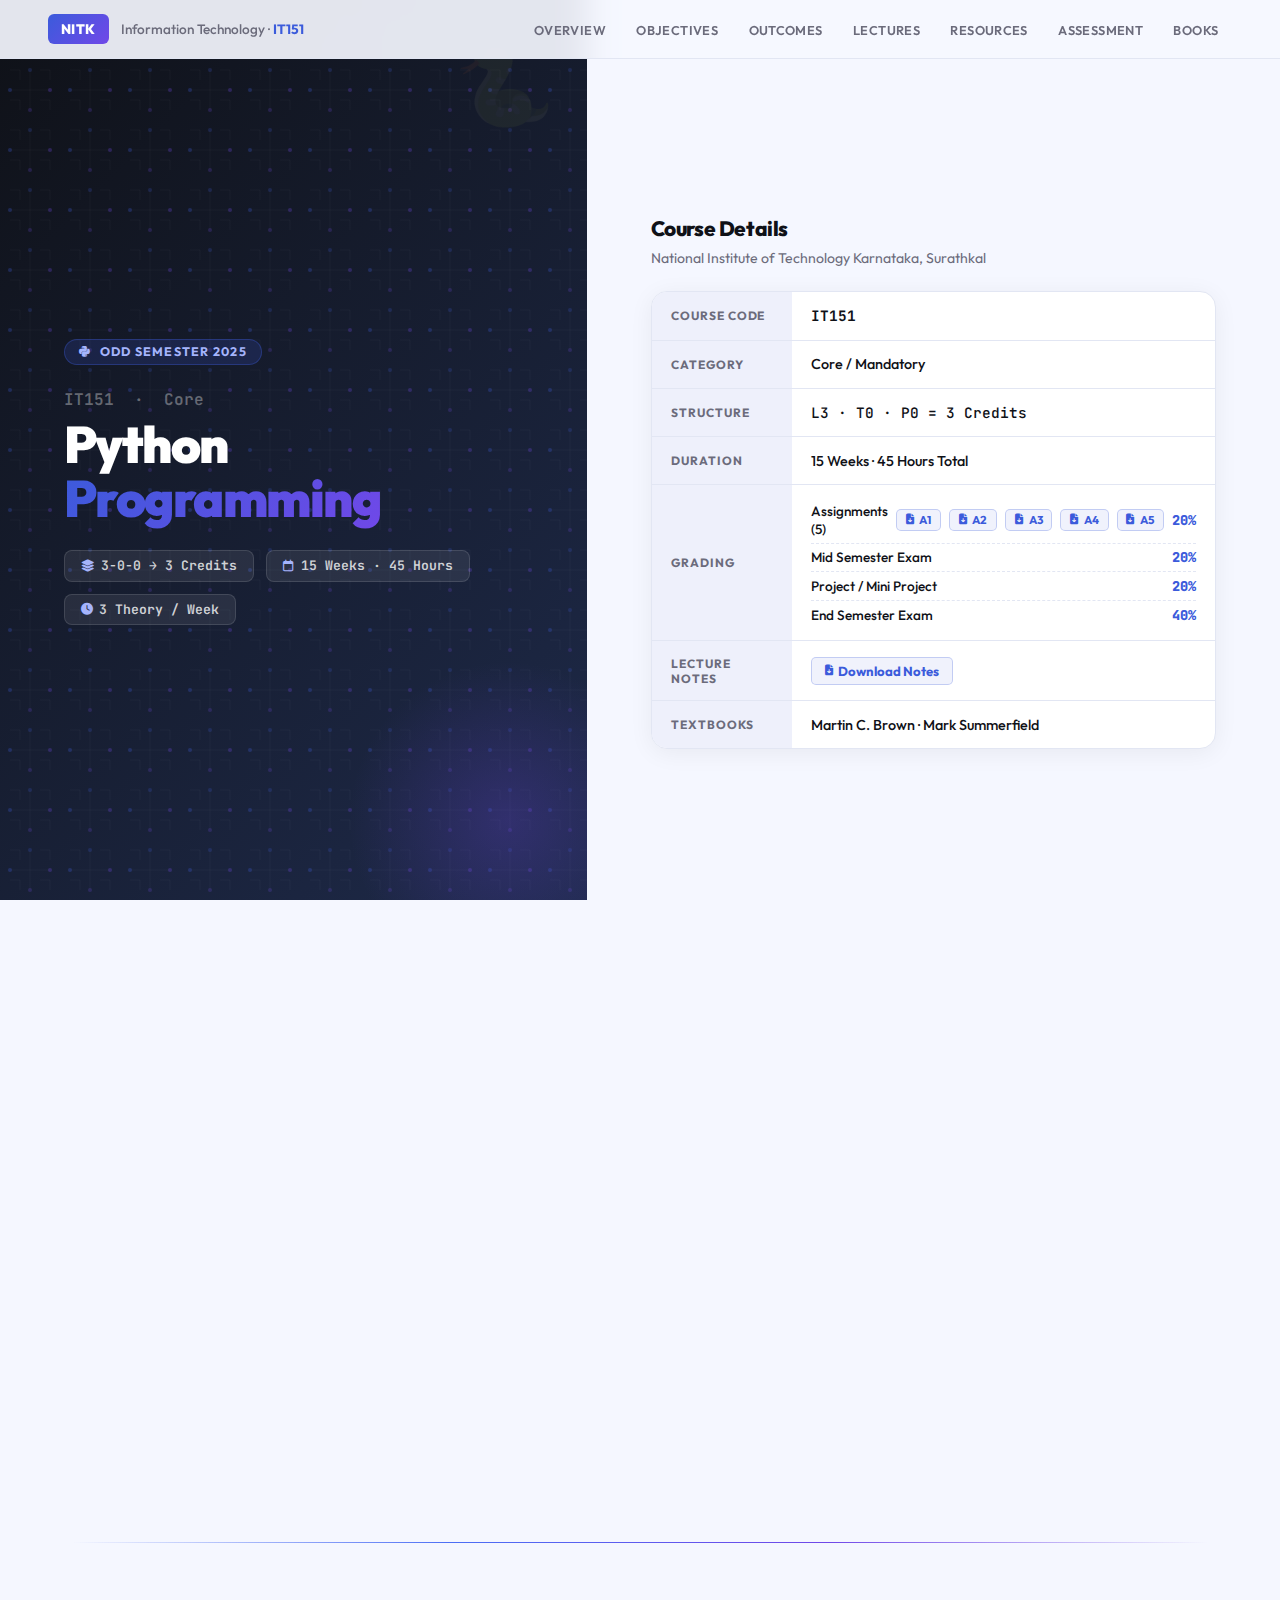
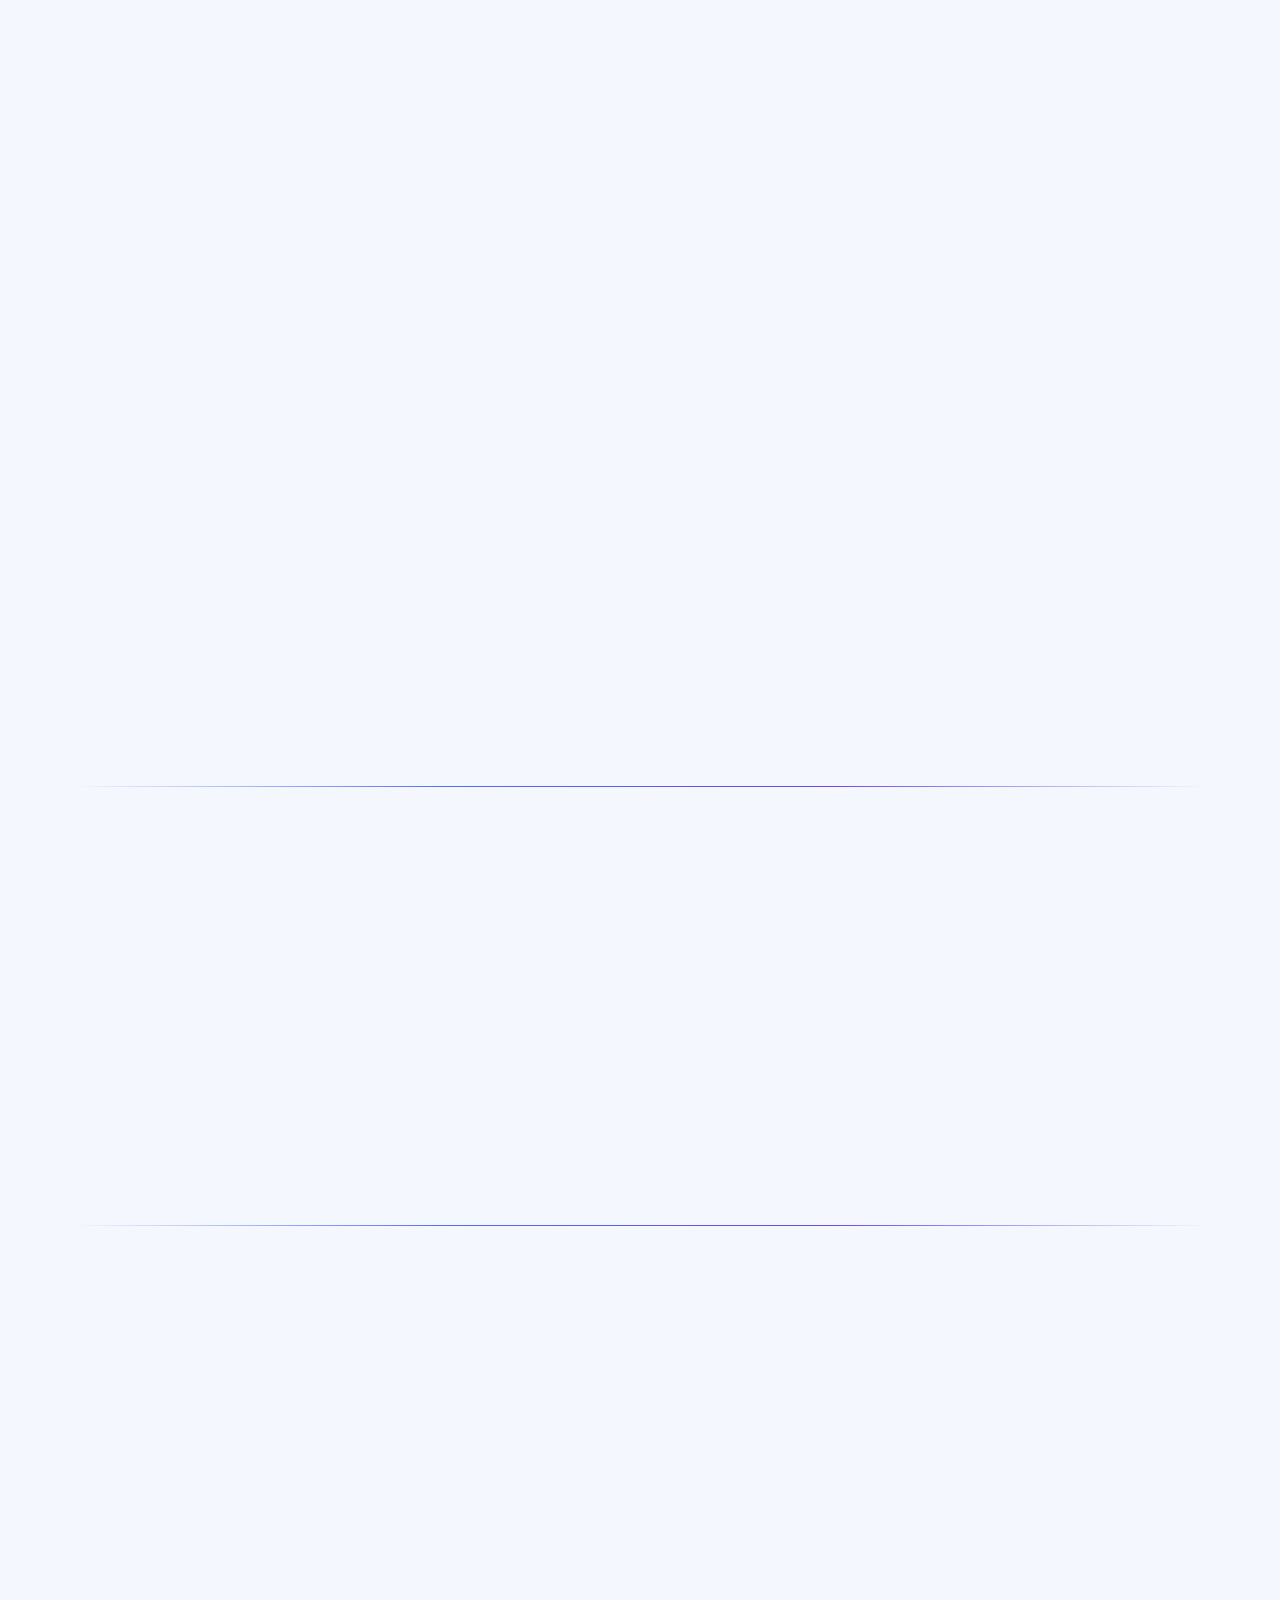
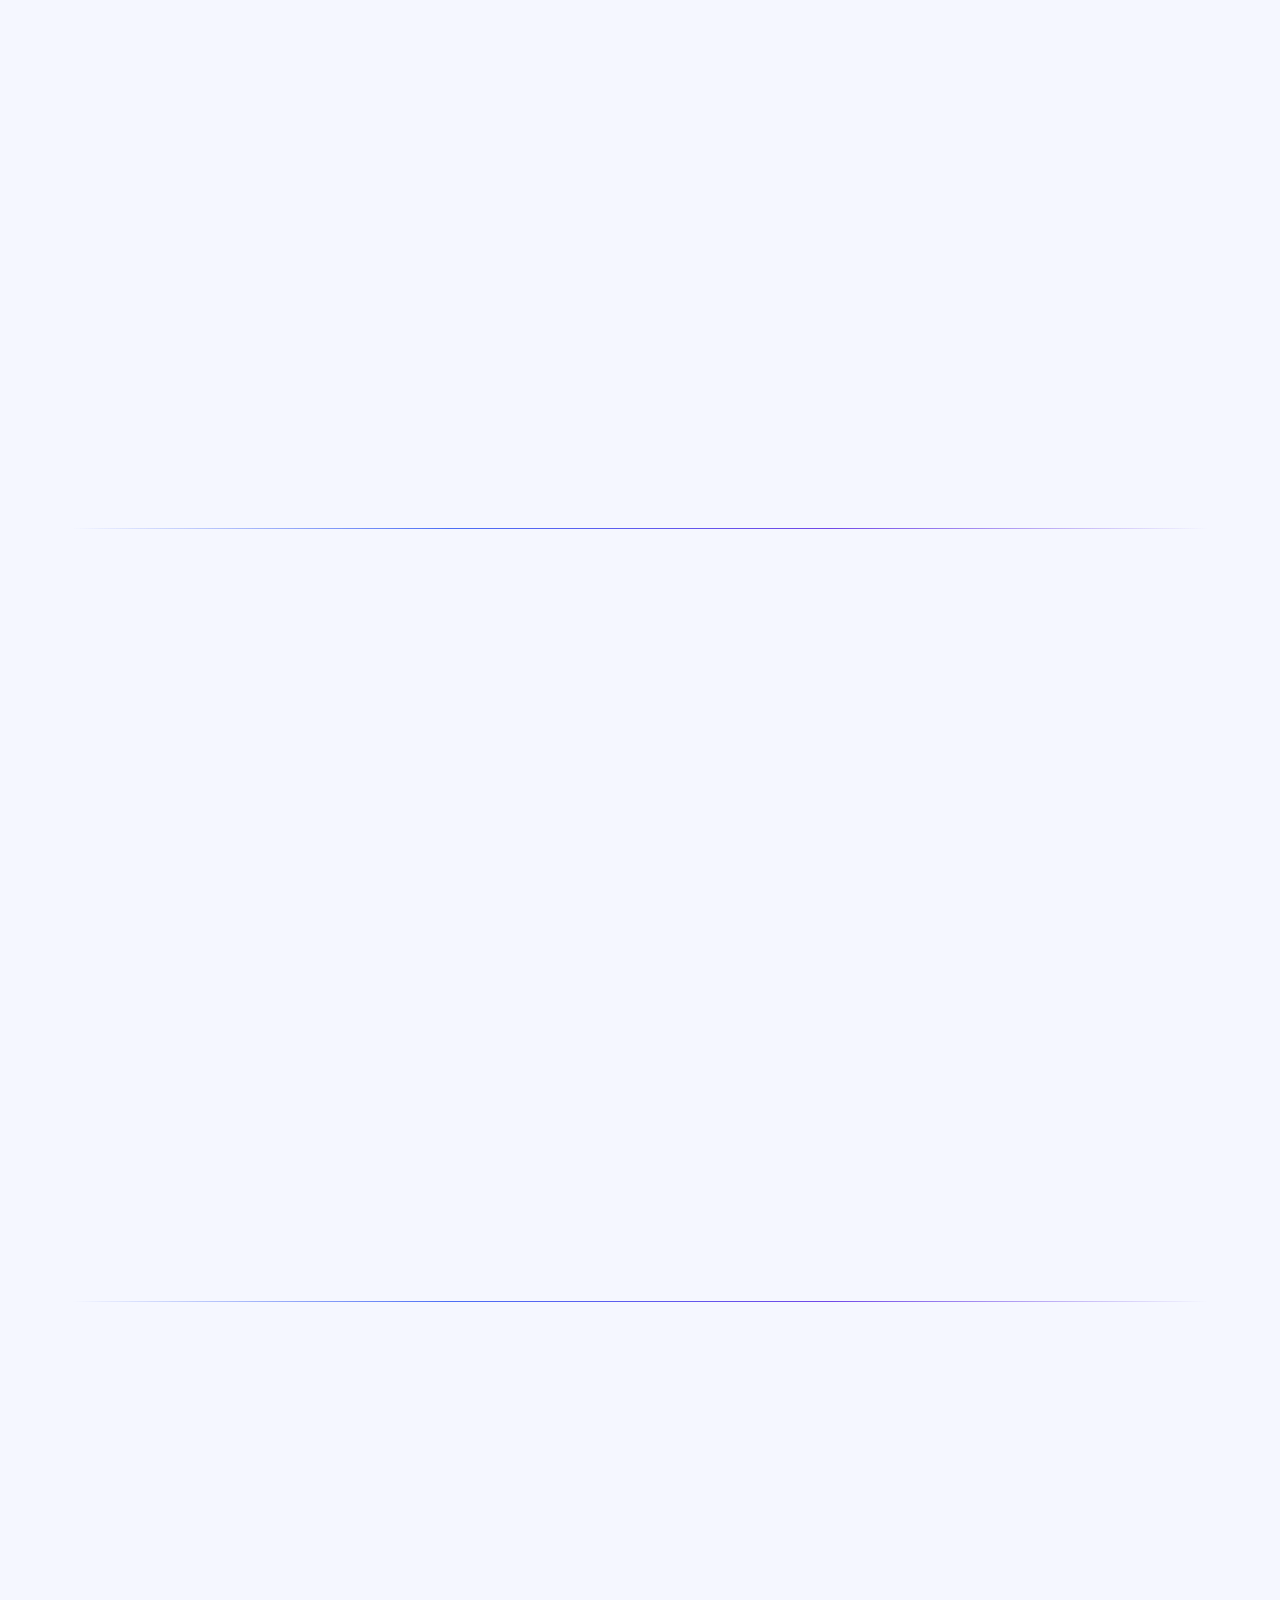
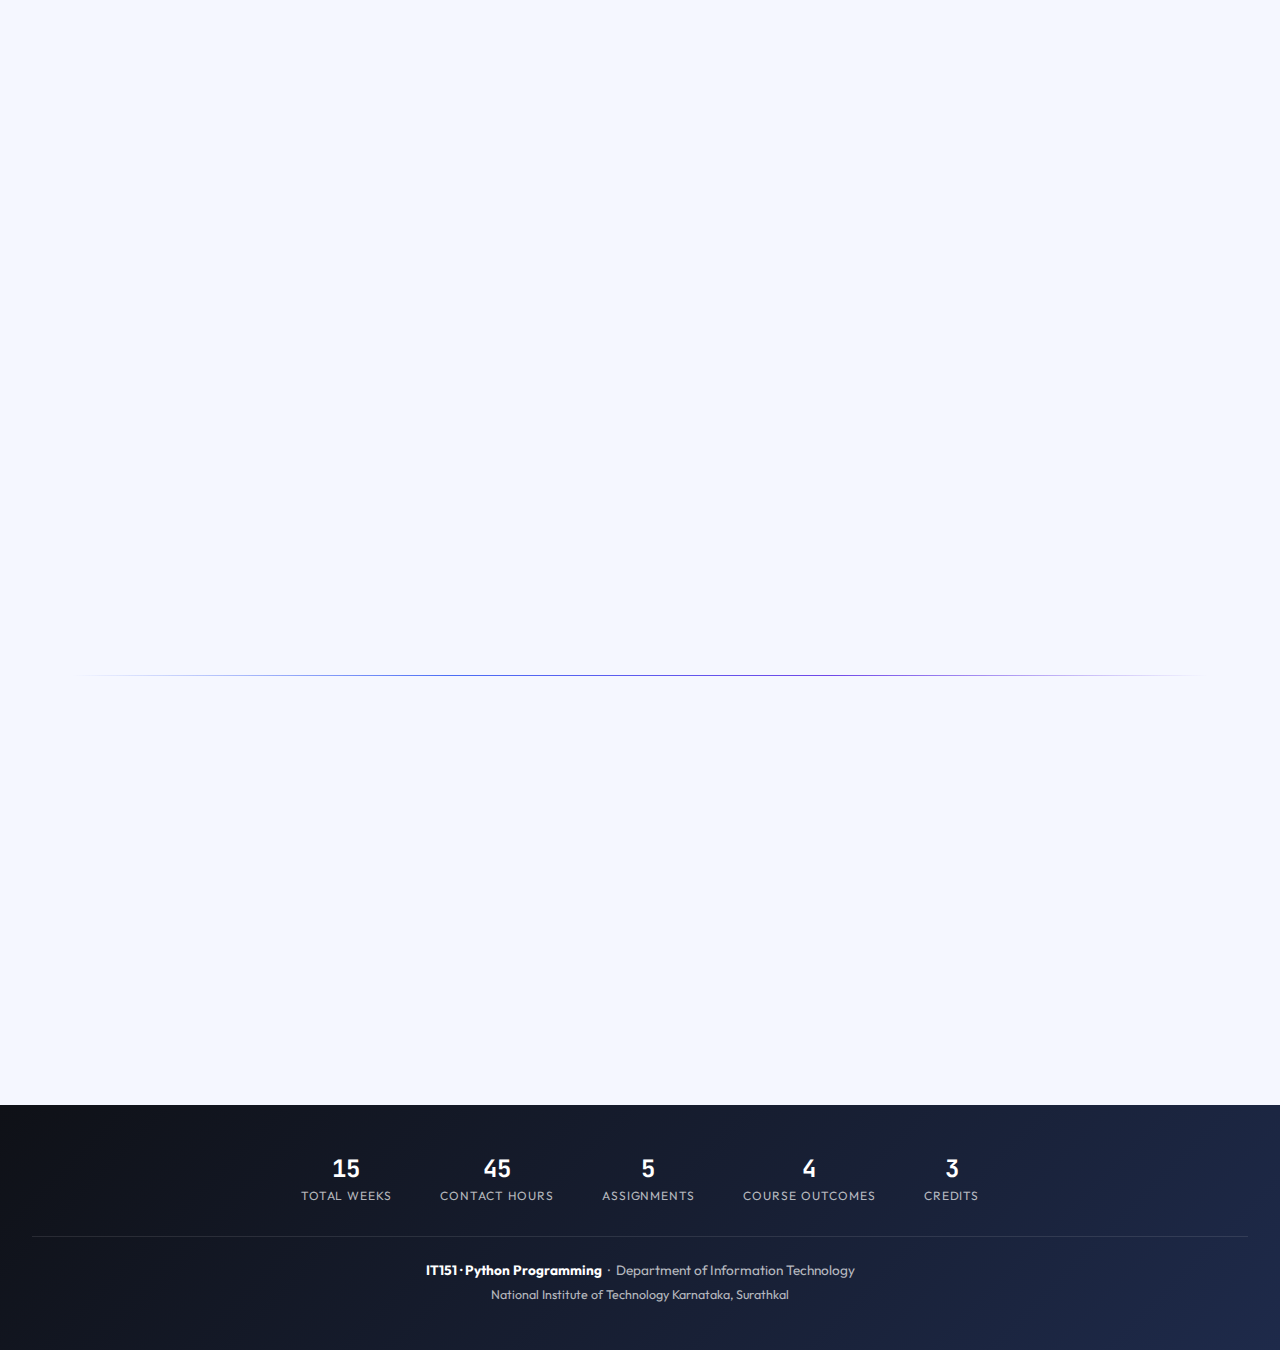
<file: IT151.html>
<!DOCTYPE html>
<html lang="en">
<head>
  <meta charset="UTF-8" />
  <meta name="viewport" content="width=device-width, initial-scale=1.0" />
  <title>IT151 — Python Programming | NITK</title>
  <link rel="preconnect" href="https://fonts.googleapis.com" />
  <link rel="preconnect" href="https://fonts.gstatic.com" crossorigin />
  <link href="https://fonts.googleapis.com/css2?family=Outfit:wght@300;400;500;600;700;800;900&family=JetBrains+Mono:wght@400;600&display=swap" rel="stylesheet" />
  <link href="https://cdnjs.cloudflare.com/ajax/libs/font-awesome/6.5.0/css/all.min.css" rel="stylesheet" />
  <style>
    :root {
      --bg: #f5f7ff;
      --surface: #ffffff;
      --ink: #0f1117;
      --muted: #6b6b7b;
      --light: #e2e6f3;
      --blue: #3b5bdb;
      --indigo: #4c6ef5;
      --violet: #7048e8;
      --cyan: #0ea5e9;
      --green: #10b981;
      --amber: #f59e0b;
      --red: #ef4444;
      --grad: linear-gradient(135deg, #3b5bdb, #7048e8);
      --grad2: linear-gradient(135deg, #0f1117, #1e2a4a);
    }

    *, *::before, *::after { box-sizing: border-box; margin: 0; padding: 0; }
    html { scroll-behavior: smooth; }

    body {
      font-family: 'Outfit', sans-serif;
      background: var(--bg);
      color: var(--ink);
      overflow-x: hidden;
    }

    /* ── GRID TEXTURE ── */
    body::before {
      content: '';
      position: fixed; inset: 0;
      background-image:
        linear-gradient(rgba(59,91,219,.04) 1px, transparent 1px),
        linear-gradient(90deg, rgba(59,91,219,.04) 1px, transparent 1px);
      background-size: 40px 40px;
      pointer-events: none;
      z-index: 0;
    }

    /* ── NAV ── */
    nav {
      position: fixed; top: 0; left: 0; right: 0; z-index: 900;
      display: flex; justify-content: space-between; align-items: center;
      padding: .9rem 3rem;
      background: rgba(245,247,255,.92);
      backdrop-filter: blur(16px);
      border-bottom: 1px solid var(--light);
    }
    .nav-left { display: flex; align-items: center; gap: .75rem; }
    .nav-logo {
      background: var(--grad);
      color: #fff;
      font-weight: 800; font-size: .85rem;
      padding: .35rem .8rem; border-radius: 6px;
      letter-spacing: .04em;
    }
    .nav-crumb { font-size: .85rem; color: var(--muted); font-weight: 500; }
    .nav-crumb span { color: var(--blue); font-weight: 700; }
    .nav-links { display: flex; gap: .2rem; list-style: none; }
    .nav-links a {
      font-size: .8rem; font-weight: 600; color: var(--muted);
      padding: .35rem .85rem; border-radius: 6px;
      text-decoration: none; transition: all .2s;
      letter-spacing: .03em; text-transform: uppercase;
    }
    .nav-links a:hover { background: var(--light); color: var(--ink); }

    /* ── HERO ── */
    #hero {
      min-height: 100vh;
      display: grid;
      grid-template-columns: 1fr 1fr;
      position: relative; z-index: 1;
      overflow: hidden;
    }

    .hero-left {
      background: var(--grad2);
      display: flex; flex-direction: column; justify-content: center;
      padding: 8rem 4rem 4rem;
      position: relative; overflow: hidden;
    }

    .hero-left::before {
      content: '';
      position: absolute; inset: 0;
      background-image: url("data:image/svg+xml,%3Csvg xmlns='http://www.w3.org/2000/svg' width='60' height='60'%3E%3Cpath d='M10 30 H50 M30 10 V50 M10 10 h10 v10 M40 10 h10 v10 M10 40 h10 v10 M40 40 h10 v10' stroke='rgba(255,255,255,0.04)' stroke-width='1' fill='none'/%3E%3Ccircle cx='10' cy='30' r='2' fill='rgba(59,91,219,0.4)'/%3E%3Ccircle cx='50' cy='30' r='2' fill='rgba(112,72,232,0.4)'/%3E%3Ccircle cx='30' cy='10' r='2' fill='rgba(59,91,219,0.3)'/%3E%3Ccircle cx='30' cy='50' r='2' fill='rgba(112,72,232,0.3)'/%3E%3C/svg%3E");
      opacity: .7;
    }

    .hero-left::after {
      content: '';
      position: absolute; bottom: -80px; right: -80px;
      width: 320px; height: 320px;
      background: radial-gradient(circle, rgba(112,72,232,.25), transparent 70%);
      border-radius: 50%;
    }

    /* Python snake logo decoration */
    .hero-snake {
      position: absolute; top: 2rem; right: 2rem; z-index: 1;
      font-size: 5rem; opacity: .06;
      animation: float 6s ease-in-out infinite;
    }
    @keyframes float {
      0%,100% { transform: translateY(0); }
      50%      { transform: translateY(-12px); }
    }

    .hero-eyebrow {
      display: inline-flex; align-items: center; gap: .5rem;
      background: rgba(59,91,219,.18); border: 1px solid rgba(59,91,219,.35);
      color: #a5b4fc; font-size: .78rem; font-weight: 700;
      padding: .3rem .9rem; border-radius: 50px;
      letter-spacing: .1em; text-transform: uppercase;
      margin-bottom: 1.5rem; width: fit-content;
      position: relative; z-index: 1;
      animation: fadeUp .7s ease both;
    }

    .hero-code {
      font-family: 'JetBrains Mono', monospace;
      font-size: 1rem; font-weight: 600;
      color: rgba(255,255,255,.35);
      margin-bottom: .5rem;
      position: relative; z-index: 1;
      animation: fadeUp .7s ease .1s both;
    }

    .hero-title {
      font-size: clamp(2.4rem, 4vw, 3.8rem);
      font-weight: 900; line-height: 1.05;
      color: #fff; letter-spacing: -.03em;
      margin-bottom: 1.5rem;
      position: relative; z-index: 1;
      animation: fadeUp .7s ease .2s both;
    }

    .hero-title em {
      font-style: normal;
      background: var(--grad);
      -webkit-background-clip: text;
      -webkit-text-fill-color: transparent;
      background-clip: text;
    }

    .hero-meta {
      display: flex; flex-wrap: wrap; gap: .75rem;
      position: relative; z-index: 1;
      animation: fadeUp .7s ease .3s both;
    }

    .meta-chip {
      display: flex; align-items: center; gap: .4rem;
      background: rgba(255,255,255,.08); border: 1px solid rgba(255,255,255,.12);
      color: rgba(255,255,255,.8); font-size: .82rem; font-weight: 600;
      padding: .4rem 1rem; border-radius: 8px;
      font-family: 'JetBrains Mono', monospace;
    }
    .meta-chip i { color: #a5b4fc; font-size: .75rem; }

    .hero-right {
      background: var(--bg);
      display: flex; flex-direction: column; justify-content: center;
      padding: 8rem 4rem 4rem;
      position: relative; z-index: 1;
    }

    .info-table {
      background: var(--surface);
      border-radius: 16px;
      overflow: hidden;
      box-shadow: 0 4px 24px rgba(0,0,0,.06);
      border: 1px solid var(--light);
      animation: fadeUp .7s ease .2s both;
    }

    .info-row {
      display: grid; grid-template-columns: 140px 1fr;
      border-bottom: 1px solid var(--light);
    }
    .info-row:last-child { border-bottom: none; }

    .info-label {
      background: #eef0fb;
      padding: .9rem 1.2rem;
      font-size: .75rem; font-weight: 700; color: var(--muted);
      letter-spacing: .08em; text-transform: uppercase;
      display: flex; align-items: center;
    }

    .info-value {
      padding: .9rem 1.2rem;
      font-size: .9rem; font-weight: 500; color: var(--ink);
      display: flex; align-items: center; flex-wrap: wrap; gap: .5rem;
    }

    .grade-list { list-style: none; width: 100%; }
    .grade-list li {
      display: flex; justify-content: space-between; align-items: center;
      font-size: .85rem; padding: .3rem 0;
      border-bottom: 1px dashed var(--light);
      gap: .5rem;
    }
    .grade-list li:last-child { border-bottom: none; }
    .grade-pct { font-weight: 800; color: var(--blue); font-family: 'JetBrains Mono', monospace; flex-shrink: 0; }

    /* ── DOWNLOAD LINK (inline pill) ── */
    .dl-link {
      display: inline-flex; align-items: center; gap: .35rem;
      font-size: .72rem; font-weight: 700;
      color: var(--blue);
      background: rgba(59,91,219,.08);
      border: 1px solid rgba(59,91,219,.25);
      padding: .18rem .55rem; border-radius: 5px;
      text-decoration: none;
      transition: all .2s;
      white-space: nowrap;
    }
    .dl-link:hover {
      background: var(--blue); color: #fff;
      border-color: var(--blue);
      box-shadow: 0 3px 10px rgba(59,91,219,.3);
    }
    .dl-link i { font-size: .68rem; }

    /* ── DOWNLOAD SECTION CARDS ── */
    .dl-section {
      background: var(--surface);
      border: 1px solid var(--light);
      border-radius: 16px;
      padding: 2rem;
      margin-top: 2rem;
    }

    .dl-section-title {
      display: flex; align-items: center; gap: .75rem;
      font-size: 1rem; font-weight: 800; margin-bottom: 1.4rem;
    }

    .dl-section-icon {
      width: 38px; height: 38px; border-radius: 10px;
      display: flex; align-items: center; justify-content: center;
      font-size: 1rem; flex-shrink: 0;
    }
    .dsi-blue   { background: rgba(59,91,219,.12); color: var(--blue); }
    .dsi-violet { background: rgba(112,72,232,.12); color: var(--violet); }

    .dl-grid {
      display: grid; grid-template-columns: repeat(auto-fill, minmax(240px, 1fr));
      gap: .85rem;
    }

    .dl-card {
      display: flex; align-items: center; gap: .9rem;
      background: var(--bg);
      border: 1px solid var(--light);
      border-radius: 11px; padding: .9rem 1rem;
      text-decoration: none;
      transition: all .22s;
      color: var(--ink);
    }
    .dl-card:hover {
      border-color: var(--blue);
      background: #fff;
      box-shadow: 0 6px 20px rgba(59,91,219,.1);
      transform: translateY(-2px);
    }

    .dl-card-icon {
      width: 36px; height: 36px; border-radius: 9px;
      display: flex; align-items: center; justify-content: center;
      font-size: .95rem; flex-shrink: 0;
    }
    .dci-pdf    { background: rgba(239,68,68,.1);  color: var(--red); }
    .dci-assign { background: rgba(16,185,129,.1); color: var(--green); }

    .dl-card-info {}
    .dl-card-title { font-size: .85rem; font-weight: 700; color: var(--ink); line-height: 1.3; }
    .dl-card-sub   { font-size: .72rem; color: var(--muted); font-family: 'JetBrains Mono', monospace; margin-top: .15rem; }

    .dl-card-arrow {
      margin-left: auto; color: var(--muted); font-size: .8rem;
      transition: all .2s; flex-shrink: 0;
    }
    .dl-card:hover .dl-card-arrow { color: var(--blue); transform: translateX(3px); }

    /* ── MAIN ── */
    main {
      max-width: 1200px; margin: 0 auto;
      padding: 4rem 2rem 6rem;
      position: relative; z-index: 1;
    }

    /* ── SECTION ── */
    .sec {
      margin: 4rem 0;
      opacity: 0; transform: translateY(24px);
      transition: opacity .6s ease, transform .6s ease;
    }
    .sec.vis { opacity: 1; transform: translateY(0); }

    .sec-header {
      display: flex; align-items: center; gap: 1rem;
      margin-bottom: 2rem;
    }

    .sec-num {
      background: var(--grad);
      color: #fff; font-family: 'JetBrains Mono', monospace;
      font-size: .75rem; font-weight: 600;
      padding: .25rem .65rem; border-radius: 6px;
    }

    .sec-title {
      font-size: clamp(1.4rem, 3vw, 2rem);
      font-weight: 800; letter-spacing: -.02em;
    }

    .sec-line {
      flex: 1; height: 1px;
      background: linear-gradient(90deg, var(--light), transparent);
    }

    /* ── DESCRIPTION ── */
    .desc-box {
      background: var(--surface);
      border: 1px solid var(--light);
      border-left: 4px solid var(--blue);
      border-radius: 16px;
      padding: 2.5rem;
      font-size: 1rem; line-height: 1.85; color: #444;
      box-shadow: 0 2px 16px rgba(0,0,0,.04);
    }

    /* ── CEO GRID ── */
    .ceo-grid {
      display: grid; grid-template-columns: repeat(auto-fit, minmax(300px, 1fr));
      gap: 1.25rem;
    }

    .ceo-card {
      background: var(--surface);
      border: 1px solid var(--light);
      border-radius: 14px; padding: 1.8rem;
      transition: all .25s;
      position: relative; overflow: hidden;
    }

    .ceo-card::before {
      content: '';
      position: absolute; top: 0; left: 0; right: 0; height: 3px;
    }
    .ceo-c1::before { background: linear-gradient(90deg, var(--blue), var(--indigo)); }
    .ceo-c2::before { background: linear-gradient(90deg, var(--violet), #a78bfa); }
    .ceo-c3::before { background: linear-gradient(90deg, var(--cyan), #38bdf8); }
    .ceo-c4::before { background: linear-gradient(90deg, var(--green), #34d399); }
    .ceo-c5::before { background: linear-gradient(90deg, var(--amber), #fbbf24); }

    .ceo-card:hover { transform: translateY(-4px); box-shadow: 0 12px 32px rgba(0,0,0,.1); }

    .ceo-icon {
      width: 44px; height: 44px; border-radius: 12px;
      display: flex; align-items: center; justify-content: center;
      font-size: 1.2rem; margin-bottom: 1rem;
    }
    .ci-blue   { background: rgba(59,91,219,.12);  color: var(--blue); }
    .ci-violet { background: rgba(112,72,232,.12); color: var(--violet); }
    .ci-cyan   { background: rgba(14,165,233,.12); color: var(--cyan); }
    .ci-green  { background: rgba(16,185,129,.12); color: var(--green); }
    .ci-amber  { background: rgba(245,158,11,.12); color: var(--amber); }

    .ceo-card h3 {
      font-size: 1rem; font-weight: 700; margin-bottom: .75rem; color: var(--ink);
      line-height: 1.35;
    }

    .ceo-card ul { list-style: none; padding: 0; }
    .ceo-card li {
      font-size: .85rem; color: var(--muted); line-height: 1.65;
      padding: .25rem 0 .25rem 1rem;
      position: relative;
    }
    .ceo-card li::before {
      content: '→'; position: absolute; left: 0;
      color: var(--blue); font-size: .75rem;
    }

    /* ── CO GRID ── */
    .co-grid {
      display: grid; grid-template-columns: repeat(auto-fit, minmax(260px, 1fr));
      gap: 1.2rem;
    }

    .co-card {
      background: var(--surface);
      border: 1px solid var(--light);
      border-radius: 14px; padding: 1.6rem;
      transition: all .25s;
    }
    .co-card:hover { transform: translateY(-4px); box-shadow: 0 10px 28px rgba(0,0,0,.08); }

    .co-badge {
      display: inline-block;
      font-family: 'JetBrains Mono', monospace;
      font-size: .78rem; font-weight: 700;
      padding: .25rem .75rem; border-radius: 6px;
      margin-bottom: 1rem;
    }
    .co1 { background: rgba(59,91,219,.12); color: var(--blue); }
    .co2 { background: rgba(112,72,232,.12); color: var(--violet); }
    .co3 { background: rgba(16,185,129,.12); color: var(--green); }
    .co4 { background: rgba(14,165,233,.12); color: var(--cyan); }

    .co-card p { font-size: .88rem; color: #555; line-height: 1.7; }

    /* ── LECTURE TABS ── */
    .lecture-tabs {
      display: flex; gap: .4rem; margin-bottom: 1.5rem;
      background: var(--surface); border: 1px solid var(--light);
      border-radius: 10px; padding: .3rem; width: fit-content; flex-wrap: wrap;
    }
    .lt-btn {
      background: none; border: none; cursor: pointer;
      font-family: 'Outfit', sans-serif; font-size: .82rem; font-weight: 600;
      color: var(--muted); padding: .4rem 1.1rem; border-radius: 7px;
      transition: all .2s; letter-spacing: .02em;
    }
    .lt-btn.active { background: var(--ink); color: #fff; }

    .lecture-grid {
      display: grid; grid-template-columns: repeat(auto-fill, minmax(340px, 1fr));
      gap: 1rem;
    }

    .lec-card {
      background: var(--surface);
      border: 1px solid var(--light); border-radius: 12px;
      padding: 1.2rem 1.4rem;
      display: flex; align-items: flex-start; gap: 1rem;
      transition: all .2s;
    }
    .lec-card:hover { border-color: var(--blue); box-shadow: 0 6px 20px rgba(59,91,219,.08); }

    .lec-num {
      background: var(--grad);
      color: #fff; font-family: 'JetBrains Mono', monospace;
      font-size: .75rem; font-weight: 700;
      min-width: 42px; height: 28px;
      display: flex; align-items: center; justify-content: center;
      border-radius: 7px; flex-shrink: 0;
    }

    .lec-info { flex: 1; min-width: 0; }
    .lec-title { font-size: .92rem; font-weight: 700; color: var(--ink); margin-bottom: .3rem; }
    .lec-meta { display: flex; gap: .4rem; flex-wrap: wrap; align-items: center; }
    .lec-detail {
      font-family: 'JetBrains Mono', monospace;
      font-size: .7rem; color: var(--muted);
      background: var(--bg); padding: .12rem .45rem;
      border-radius: 4px; display: inline-block;
    }

    .phase-label {
      font-size: .68rem; font-weight: 700; letter-spacing: .08em;
      text-transform: uppercase; color: #fff;
      padding: .18rem .55rem; border-radius: 4px;
    }
    .p-found  { background: var(--blue); }
    .p-ctrl   { background: var(--cyan); }
    .p-fn     { background: var(--violet); }
    .p-str    { background: var(--green); }
    .p-ds     { background: var(--amber); }
    .p-oop    { background: var(--red); }
    .p-cap    { background: #6366f1; }

    /* ── ASSESSMENT ── */
    .assess-grid {
      display: grid; grid-template-columns: 1fr 1fr; gap: 1.5rem;
    }

    .assess-card {
      background: var(--surface); border: 1px solid var(--light);
      border-radius: 14px; padding: 1.8rem;
    }

    .assess-card h3 { font-size: 1rem; font-weight: 700; margin-bottom: 1.2rem; }

    .co-dot-grid {
      display: grid; grid-template-columns: repeat(4,1fr); gap: .5rem;
      margin-top: .75rem;
    }
    .co-dot {
      background: var(--bg); border: 1px solid var(--light);
      border-radius: 8px; padding: .6rem;
      text-align: center; font-size: .75rem; font-weight: 700;
      font-family: 'JetBrains Mono', monospace;
    }
    .co-dot.active { background: var(--grad); color: #fff; border-color: transparent; }

    .pbar-wrap { margin-bottom: 1rem; }
    .pbar-label { display: flex; justify-content: space-between; margin-bottom: .35rem; }
    .pbar-label span:first-child { font-size: .85rem; font-weight: 600; }
    .pbar-label span:last-child { font-family: 'JetBrains Mono', monospace; font-size: .82rem; font-weight: 700; color: var(--blue); }
    .pbar { height: 8px; background: var(--bg); border-radius: 50px; overflow: hidden; }
    .pbar-fill { height: 100%; border-radius: 50px; transition: width 1s ease; }
    .pf-blue   { background: var(--grad); }
    .pf-violet { background: linear-gradient(90deg, var(--violet), #a78bfa); }
    .pf-green  { background: linear-gradient(90deg, var(--green), #34d399); }
    .pf-cyan   { background: linear-gradient(90deg, var(--cyan), #38bdf8); }

    /* ── MATRIX ── */
    .matrix-scroll { overflow-x: auto; border-radius: 14px; border: 1px solid var(--light); }
    .matrix-table { width: 100%; border-collapse: collapse; background: var(--surface); }
    .matrix-table th {
      background: var(--ink); color: #fff;
      font-size: .75rem; font-weight: 700; letter-spacing: .08em;
      padding: .75rem 1rem; text-align: center;
      font-family: 'JetBrains Mono', monospace;
    }
    .matrix-table th:first-child { text-align: left; min-width: 90px; }
    .matrix-table td { padding: .65rem 1rem; text-align: center; font-size: .85rem; border-bottom: 1px solid var(--light); }
    .matrix-table td:first-child { font-family: 'JetBrains Mono', monospace; font-weight: 700; font-size: .8rem; }
    .matrix-table tr:hover td { background: #f5f7ff; }

    .cv1 { color: #aaa; }
    .cv2 { color: var(--cyan); font-weight: 700; }
    .cv3 { color: var(--blue); font-weight: 800; }

    .corr-legend { display: flex; gap: 1rem; margin-top: 1rem; flex-wrap: wrap; }
    .corr-legend span { font-size: .8rem; font-weight: 600; display: flex; align-items: center; gap: .4rem; }
    .corr-legend span::before { content: '●'; font-size: 1rem; }
    .cl1::before { color: #aaa; }
    .cl2::before { color: var(--cyan); }
    .cl3::before { color: var(--blue); }

    /* ── BOOKS ── */
    .books-grid { display: grid; grid-template-columns: repeat(auto-fit, minmax(280px,1fr)); gap: 1.25rem; }
    .book-card {
      background: var(--surface); border: 1px solid var(--light);
      border-radius: 14px; padding: 1.6rem;
      display: flex; gap: 1rem; align-items: flex-start;
      transition: all .25s;
    }
    .book-card:hover { transform: translateY(-4px); box-shadow: 0 10px 28px rgba(0,0,0,.08); border-color: var(--indigo); }
    .book-spine { width: 6px; border-radius: 3px; align-self: stretch; flex-shrink: 0; }
    .bs-1 { background: var(--blue); }
    .bs-2 { background: var(--violet); }
    .book-author { font-size: .78rem; font-weight: 700; color: var(--blue); letter-spacing: .04em; text-transform: uppercase; margin-bottom: .35rem; }
    .book-title { font-size: .9rem; font-weight: 600; color: var(--ink); line-height: 1.4; margin-bottom: .3rem; }
    .book-pub { font-size: .78rem; color: var(--muted); font-style: italic; }

    /* ── FOOTER ── */
    footer {
      background: var(--grad2); color: rgba(255,255,255,.7);
      text-align: center; padding: 3rem 2rem;
      position: relative; z-index: 1;
    }
    .footer-top { display: flex; justify-content: center; gap: 3rem; margin-bottom: 2rem; flex-wrap: wrap; }
    .footer-item { text-align: center; }
    .footer-item .fi-val { font-family: 'JetBrains Mono', monospace; font-size: 1.5rem; font-weight: 700; color: #fff; display: block; }
    .footer-item .fi-lbl { font-size: .75rem; letter-spacing: .08em; text-transform: uppercase; margin-top: .25rem; }
    .footer-divider { height: 1px; background: rgba(255,255,255,.1); margin-bottom: 1.5rem; }
    footer p { font-size: .85rem; }
    footer strong { color: #fff; }

    /* ── UTILS ── */
    @keyframes fadeUp {
      from { opacity: 0; transform: translateY(20px); }
      to   { opacity: 1; transform: translateY(0); }
    }

    .shimmer {
      height: 1px;
      background: linear-gradient(90deg, transparent, var(--indigo), var(--violet), transparent);
      margin: 1rem 0;
    }

    @media (max-width: 900px) {
      #hero { grid-template-columns: 1fr; }
      .hero-left { padding: 7rem 2rem 3rem; min-height: 60vh; }
      .hero-right { padding: 2rem; }
      nav { padding: .9rem 1.5rem; }
      .nav-links { display: none; }
      .assess-grid { grid-template-columns: 1fr; }
    }
  </style>
</head>
<body>

<!-- NAV -->
<nav>
  <div class="nav-left">
    <div class="nav-logo">NITK</div>
    <div class="nav-crumb">Information Technology · <span>IT151</span></div>
  </div>
  <ul class="nav-links">
    <li><a href="#desc">Overview</a></li>
    <li><a href="#objectives">Objectives</a></li>
    <li><a href="#outcomes">Outcomes</a></li>
    <li><a href="#lectures">Lectures</a></li>
    <li><a href="#resources">Resources</a></li>
    <li><a href="#assessment">Assessment</a></li>
    <li><a href="#books">Books</a></li>
  </ul>
</nav>

<!-- HERO -->
<section id="hero">
  <div class="hero-left">
    <div class="hero-snake">🐍</div>
    <div class="hero-eyebrow"><i class="fa-brands fa-python"></i> Odd Semester 2025</div>
    <div class="hero-code">IT151 &nbsp;·&nbsp; Core</div>
    <h1 class="hero-title">Python<br><em>Programming</em></h1>
    <div class="hero-meta">
      <div class="meta-chip"><i class="fa-solid fa-layer-group"></i> 3-0-0 → 3 Credits</div>
      <div class="meta-chip"><i class="fa-regular fa-calendar"></i> 15 Weeks · 45 Hours</div>
      <div class="meta-chip"><i class="fa-solid fa-clock"></i> 3 Theory / Week</div>
    </div>
  </div>

  <div class="hero-right">
    <div style="margin-bottom:1.5rem;animation:fadeUp .7s ease both;">
      <h2 style="font-size:1.3rem;font-weight:800;margin-bottom:.5rem;letter-spacing:-.02em;">Course Details</h2>
      <p style="font-size:.88rem;color:var(--muted);">National Institute of Technology Karnataka, Surathkal</p>
    </div>
    <div class="info-table">
      <div class="info-row">
        <div class="info-label">Course Code</div>
        <div class="info-value" style="font-family:'JetBrains Mono',monospace;font-weight:700;">IT151</div>
      </div>
      <div class="info-row">
        <div class="info-label">Category</div>
        <div class="info-value">Core / Mandatory</div>
      </div>
      <div class="info-row">
        <div class="info-label">Structure</div>
        <div class="info-value" style="font-family:'JetBrains Mono',monospace;">L3 · T0 · P0 = 3 Credits</div>
      </div>
      <div class="info-row">
        <div class="info-label">Duration</div>
        <div class="info-value">15 Weeks · 45 Hours Total</div>
      </div>
      <div class="info-row">
        <div class="info-label">Grading</div>
        <div class="info-value" style="flex-direction:column;align-items:flex-start;padding:.75rem 1.2rem;">
          <ul class="grade-list">
            <li>
              <span>Assignments (5)</span>
              <span style="display:flex;align-items:center;gap:.5rem;">
                <a href="IT151_Assignment1.pdf" download class="dl-link"><i class="fa-solid fa-file-arrow-down"></i> A1</a>
                <a href="IT151_Assignment2.pdf" download class="dl-link"><i class="fa-solid fa-file-arrow-down"></i> A2</a>
                <a href="IT151_Assignment3.pdf" download class="dl-link"><i class="fa-solid fa-file-arrow-down"></i> A3</a>
                <a href="IT151_Assignment4.pdf" download class="dl-link"><i class="fa-solid fa-file-arrow-down"></i> A4</a>
                <a href="IT151_Assignment5.pdf" download class="dl-link"><i class="fa-solid fa-file-arrow-down"></i> A5</a>
                <span class="grade-pct">20%</span>
              </span>
            </li>
            <li><span>Mid Semester Exam</span><span class="grade-pct">20%</span></li>
            <li><span>Project / Mini Project</span><span class="grade-pct">20%</span></li>
            <li><span>End Semester Exam</span><span class="grade-pct">40%</span></li>
          </ul>
        </div>
      </div>
      <div class="info-row">
        <div class="info-label">Lecture Notes</div>
        <div class="info-value">
          <a href="IT151_LectureNotes.pdf" download class="dl-link" style="font-size:.82rem;padding:.3rem .8rem;">
            <i class="fa-solid fa-file-arrow-down"></i> Download Notes
          </a>
        </div>
      </div>
      <div class="info-row">
        <div class="info-label">Textbooks</div>
        <div class="info-value">Martin C. Brown · Mark Summerfield</div>
      </div>
    </div>
  </div>
</section>

<!-- MAIN -->
<main>

  <!-- DESCRIPTION -->
  <div class="sec" id="desc">
    <div class="sec-header">
      <span class="sec-num">01</span>
      <h2 class="sec-title">Course Description</h2>
      <div class="sec-line"></div>
    </div>
    <div class="desc-box">
      This course provides a comprehensive introduction to <strong>Python programming</strong>, one of the most versatile and widely-used languages in industry and research. Students begin with the fundamental building blocks of programming — variables, data types, and control structures — and progressively advance through <strong>functions, modules, strings, and collections</strong>.
      <br/><br/>
      The course covers essential data structures including <strong>lists, tuples, sets, and dictionaries</strong>, along with file I/O operations and basic algorithms such as searching and sorting. A significant portion is devoted to <strong>Object-Oriented Programming (OOP)</strong> principles including classes, inheritance, polymorphism, and encapsulation.
      <br/><br/>
      Students gain hands-on experience through weekly lab activities, and the course concludes with an introduction to <strong>web frameworks (Flask/Django)</strong> and a final project that integrates all learned concepts. The course emphasizes clean code, modular design, and <strong>Pythonic best practices</strong>.
    </div>
  </div>

  <div class="shimmer"></div>

  <!-- OBJECTIVES -->
  <div class="sec" id="objectives">
    <div class="sec-header">
      <span class="sec-num">02</span>
      <h2 class="sec-title">Course Educational Objectives</h2>
      <div class="sec-line"></div>
    </div>
    <div class="ceo-grid">
      <div class="ceo-card ceo-c1">
        <div class="ceo-icon ci-blue"><i class="fa-brands fa-python"></i></div>
        <h3>Python Foundations</h3>
        <ul>
          <li>Understand Python's role in modern software development</li>
          <li>Set up and use the Python development environment</li>
          <li>Master syntax, variables, data types, and basic I/O</li>
        </ul>
      </div>
      <div class="ceo-card ceo-c2">
        <div class="ceo-icon ci-violet"><i class="fa-solid fa-code-branch"></i></div>
        <h3>Control Flow & Functions</h3>
        <ul>
          <li>Implement conditional statements and iteration constructs</li>
          <li>Design modular programs using functions and modules</li>
          <li>Apply advanced function features: lambdas, *args, **kwargs</li>
        </ul>
      </div>
      <div class="ceo-card ceo-c3">
        <div class="ceo-icon ci-cyan"><i class="fa-solid fa-database"></i></div>
        <h3>Data Structures</h3>
        <ul>
          <li>Manipulate strings, lists, tuples, sets, and dictionaries</li>
          <li>Choose appropriate data structures for real-world problems</li>
          <li>Write list comprehensions and functional transformations</li>
        </ul>
      </div>
      <div class="ceo-card ceo-c4">
        <div class="ceo-icon ci-green"><i class="fa-solid fa-cubes"></i></div>
        <h3>OOP Principles</h3>
        <ul>
          <li>Design classes, objects, and class hierarchies</li>
          <li>Implement inheritance, polymorphism, and encapsulation</li>
          <li>Use special methods for Pythonic class design</li>
        </ul>
      </div>
      <div class="ceo-card ceo-c5">
        <div class="ceo-icon ci-amber"><i class="fa-solid fa-globe"></i></div>
        <h3>Applied Python</h3>
        <ul>
          <li>Perform file I/O and process structured data files</li>
          <li>Implement basic data structures and algorithms</li>
          <li>Build simple web applications using Python frameworks</li>
        </ul>
      </div>
    </div>
  </div>

  <div class="shimmer"></div>

  <!-- OUTCOMES -->
  <div class="sec" id="outcomes">
    <div class="sec-header">
      <span class="sec-num">03</span>
      <h2 class="sec-title">Course Outcomes</h2>
      <div class="sec-line"></div>
    </div>
    <div class="co-grid">
      <div class="co-card">
        <div class="co-badge co1">CO1</div>
        <p>Apply Python syntax, data types, control structures, and functions to write correct, efficient, and well-structured programs for a variety of computational problems.</p>
      </div>
      <div class="co-card">
        <div class="co-badge co2">CO2</div>
        <p>Select and use appropriate Python data structures — including strings, lists, tuples, sets, and dictionaries — to store, manipulate, and process data effectively.</p>
      </div>
      <div class="co-card">
        <div class="co-badge co3">CO3</div>
        <p>Design and implement object-oriented solutions in Python by applying the principles of encapsulation, inheritance, and polymorphism to model real-world problems.</p>
      </div>
      <div class="co-card">
        <div class="co-badge co4">CO4</div>
        <p>Develop complete Python applications integrating file I/O, basic algorithms, and external modules, demonstrating software engineering practices including modularity and documentation.</p>
      </div>
    </div>
  </div>

  <div class="shimmer"></div>

  <!-- LECTURE PLAN -->
  <div class="sec" id="lectures">
    <div class="sec-header">
      <span class="sec-num">04</span>
      <h2 class="sec-title">Weekly Lecture Plan</h2>
      <div class="sec-line"></div>
    </div>

    <div class="lecture-tabs">
      <button class="lt-btn active" onclick="showPhase('all',this)">All Weeks</button>
      <button class="lt-btn" onclick="showPhase('found',this)">Foundations</button>
      <button class="lt-btn" onclick="showPhase('ctrl',this)">Control Flow</button>
      <button class="lt-btn" onclick="showPhase('fn',this)">Functions</button>
      <button class="lt-btn" onclick="showPhase('str',this)">Strings & DS</button>
      <button class="lt-btn" onclick="showPhase('oop',this)">OOP</button>
    </div>

    <div class="lecture-grid" id="lec-grid">

      <div class="lec-card" data-phase="found">
        <div class="lec-num">W01</div>
        <div class="lec-info">
          <div class="lec-title">Introduction to Programming & Python Basics</div>
          <div class="lec-meta">
            <span class="phase-label p-found">Foundations</span>
            <span class="lec-detail">History · IDLE · Syntax</span>
          </div>
        </div>
      </div>

      <div class="lec-card" data-phase="found">
        <div class="lec-num">W02</div>
        <div class="lec-info">
          <div class="lec-title">Variables and Data Types</div>
          <div class="lec-meta">
            <span class="phase-label p-found">Foundations</span>
            <span class="lec-detail">int · float · bool · str</span>
          </div>
        </div>
      </div>

      <div class="lec-card" data-phase="ctrl">
        <div class="lec-num">W03</div>
        <div class="lec-info">
          <div class="lec-title">Conditional Statements</div>
          <div class="lec-meta">
            <span class="phase-label p-ctrl">Control Flow</span>
            <span class="lec-detail">if · elif · else</span>
          </div>
        </div>
      </div>

      <div class="lec-card" data-phase="ctrl">
        <div class="lec-num">W04</div>
        <div class="lec-info">
          <div class="lec-title">Repetition Structures — Loops</div>
          <div class="lec-meta">
            <span class="phase-label p-ctrl">Control Flow</span>
            <span class="lec-detail">for · while · break · continue</span>
          </div>
        </div>
      </div>

      <div class="lec-card" data-phase="fn">
        <div class="lec-num">W05</div>
        <div class="lec-info">
          <div class="lec-title">Functions — Part 1</div>
          <div class="lec-meta">
            <span class="phase-label p-fn">Functions</span>
            <span class="lec-detail">def · params · scope</span>
          </div>
        </div>
      </div>

      <div class="lec-card" data-phase="fn">
        <div class="lec-num">W06</div>
        <div class="lec-info">
          <div class="lec-title">Functions — Part 2 & Modules</div>
          <div class="lec-meta">
            <span class="phase-label p-fn">Functions</span>
            <span class="lec-detail">lambda · *args · **kwargs</span>
          </div>
        </div>
      </div>

      <div class="lec-card" data-phase="str">
        <div class="lec-num">W07</div>
        <div class="lec-info">
          <div class="lec-title">Strings — Part 1</div>
          <div class="lec-meta">
            <span class="phase-label p-str">Strings & DS</span>
            <span class="lec-detail">Indexing · Slicing · Methods</span>
          </div>
        </div>
      </div>

      <div class="lec-card" data-phase="str">
        <div class="lec-num">W08</div>
        <div class="lec-info">
          <div class="lec-title">Strings — Part 2</div>
          <div class="lec-meta">
            <span class="phase-label p-str">Strings & DS</span>
            <span class="lec-detail">Formatting · Regex basics</span>
          </div>
        </div>
      </div>

      <div class="lec-card" data-phase="str">
        <div class="lec-num">W09</div>
        <div class="lec-info">
          <div class="lec-title">Lists — Part 1</div>
          <div class="lec-meta">
            <span class="phase-label p-str">Strings & DS</span>
            <span class="lec-detail">List methods · Comprehensions</span>
          </div>
        </div>
      </div>

      <div class="lec-card" data-phase="str">
        <div class="lec-num">W10</div>
        <div class="lec-info">
          <div class="lec-title">Lists — Part 2 & Advanced Data Structures</div>
          <div class="lec-meta">
            <span class="phase-label p-str">Strings & DS</span>
            <span class="lec-detail">Tuples · Sets · Dicts</span>
          </div>
        </div>
      </div>

      <div class="lec-card" data-phase="str">
        <div class="lec-num">W11</div>
        <div class="lec-info">
          <div class="lec-title">File Input and Output</div>
          <div class="lec-meta">
            <span class="phase-label p-str">Strings & DS</span>
            <span class="lec-detail">read · write · CSV</span>
          </div>
        </div>
      </div>

      <div class="lec-card" data-phase="str">
        <div class="lec-num">W12</div>
        <div class="lec-info">
          <div class="lec-title">Basic Data Structures & Algorithms</div>
          <div class="lec-meta">
            <span class="phase-label p-str">Strings & DS</span>
            <span class="lec-detail">Stack · Queue · Sort · Search</span>
          </div>
        </div>
      </div>

      <div class="lec-card" data-phase="oop">
        <div class="lec-num">W13</div>
        <div class="lec-info">
          <div class="lec-title">Object-Oriented Programming — Part 1</div>
          <div class="lec-meta">
            <span class="phase-label p-oop">OOP</span>
            <span class="lec-detail">Classes · Objects · __init__</span>
          </div>
        </div>
      </div>

      <div class="lec-card" data-phase="oop">
        <div class="lec-num">W14</div>
        <div class="lec-info">
          <div class="lec-title">Object-Oriented Programming — Part 2</div>
          <div class="lec-meta">
            <span class="phase-label p-oop">OOP</span>
            <span class="lec-detail">Inheritance · Polymorphism</span>
          </div>
        </div>
      </div>

      <div class="lec-card" data-phase="cap">
        <div class="lec-num">W15</div>
        <div class="lec-info">
          <div class="lec-title">Web Frameworks & Course Review</div>
          <div class="lec-meta">
            <span class="phase-label p-cap">Capstone</span>
            <span class="lec-detail">Flask · Final Project</span>
          </div>
        </div>
      </div>

    </div>
  </div>

  <div class="shimmer"></div>

  <!-- RESOURCES — LECTURE NOTES + ASSIGNMENTS -->
  <div class="sec" id="resources">
    <div class="sec-header">
      <span class="sec-num">05</span>
      <h2 class="sec-title">Course Resources</h2>
      <div class="sec-line"></div>
    </div>

    <!-- Lecture Notes -->
    <div class="dl-section">
      <div class="dl-section-title">
        <div class="dl-section-icon dsi-blue"><i class="fa-solid fa-book-open"></i></div>
        Lecture Notes
      </div>
      <div class="dl-grid">
        <a href="IT151_LectureNotes.pdf" download class="dl-card">
          <div class="dl-card-icon dci-pdf"><i class="fa-solid fa-file-pdf"></i></div>
          <div class="dl-card-info">
            <div class="dl-card-title">IT151 Complete Lecture Notes</div>
            <div class="dl-card-sub">IT151_LectureNotes.pdf</div>
          </div>
          <i class="fa-solid fa-arrow-down dl-card-arrow"></i>
        </a>
      </div>
    </div>

    <!-- Assignments -->
    <div class="dl-section" style="margin-top:1.25rem;">
      <div class="dl-section-title">
        <div class="dl-section-icon dsi-violet"><i class="fa-solid fa-pen-to-square"></i></div>
        Assignments
      </div>
      <div class="dl-grid">

        <a href="IT151_Assignment1.pdf" download class="dl-card">
          <div class="dl-card-icon dci-assign"><i class="fa-solid fa-file-lines"></i></div>
          <div class="dl-card-info">
            <div class="dl-card-title">Assignment 1 — Python Basics & Data Types</div>
            <div class="dl-card-sub">IT151_Assignment1.pdf</div>
          </div>
          <i class="fa-solid fa-arrow-down dl-card-arrow"></i>
        </a>

        <a href="IT151_Assignment2.pdf" download class="dl-card">
          <div class="dl-card-icon dci-assign"><i class="fa-solid fa-file-lines"></i></div>
          <div class="dl-card-info">
            <div class="dl-card-title">Assignment 2 — Control Flow & Functions</div>
            <div class="dl-card-sub">IT151_Assignment2.pdf</div>
          </div>
          <i class="fa-solid fa-arrow-down dl-card-arrow"></i>
        </a>

        <a href="IT151_Assignment3.pdf" download class="dl-card">
          <div class="dl-card-icon dci-assign"><i class="fa-solid fa-file-lines"></i></div>
          <div class="dl-card-info">
            <div class="dl-card-title">Assignment 3 — Strings & Collections</div>
            <div class="dl-card-sub">IT151_Assignment3.pdf</div>
          </div>
          <i class="fa-solid fa-arrow-down dl-card-arrow"></i>
        </a>

        <a href="IT151_Assignment4.pdf" download class="dl-card">
          <div class="dl-card-icon dci-assign"><i class="fa-solid fa-file-lines"></i></div>
          <div class="dl-card-info">
            <div class="dl-card-title">Assignment 4 — File I/O & Algorithms</div>
            <div class="dl-card-sub">IT151_Assignment4.pdf</div>
          </div>
          <i class="fa-solid fa-arrow-down dl-card-arrow"></i>
        </a>

        <a href="IT151_Assignment5.pdf" download class="dl-card">
          <div class="dl-card-icon dci-assign"><i class="fa-solid fa-file-lines"></i></div>
          <div class="dl-card-info">
            <div class="dl-card-title">Assignment 5 — Object-Oriented Programming</div>
            <div class="dl-card-sub">IT151_Assignment5.pdf</div>
          </div>
          <i class="fa-solid fa-arrow-down dl-card-arrow"></i>
        </a>

      </div>
    </div>
  </div>

  <div class="shimmer"></div>

  <!-- ASSESSMENT -->
  <div class="sec" id="assessment">
    <div class="sec-header">
      <span class="sec-num">06</span>
      <h2 class="sec-title">Assessment & Articulation</h2>
      <div class="sec-line"></div>
    </div>

    <div class="assess-grid">
      <div class="assess-card">
        <h3><i class="fa-solid fa-chart-pie" style="color:var(--blue);margin-right:.5rem;"></i>Grade Weightage</h3>
        <div class="pbar-wrap">
          <div class="pbar-label"><span>End Semester Exam</span><span>40%</span></div>
          <div class="pbar"><div class="pbar-fill pf-blue" style="width:40%"></div></div>
        </div>
        <div class="pbar-wrap">
          <div class="pbar-label"><span>Mid Semester Exam</span><span>20%</span></div>
          <div class="pbar"><div class="pbar-fill pf-violet" style="width:20%"></div></div>
        </div>
        <div class="pbar-wrap">
          <div class="pbar-label"><span>Project / Mini Project</span><span>20%</span></div>
          <div class="pbar"><div class="pbar-fill pf-green" style="width:20%"></div></div>
        </div>
        <div class="pbar-wrap">
          <div class="pbar-label"><span>Assignments (5 × 4%)</span><span>20%</span></div>
          <div class="pbar"><div class="pbar-fill pf-cyan" style="width:20%"></div></div>
        </div>
      </div>

      <div class="assess-card">
        <h3><i class="fa-solid fa-table" style="color:var(--violet);margin-right:.5rem;"></i>Assessment–CO Mapping</h3>
        <p style="font-size:.82rem;color:var(--muted);margin-bottom:1rem;">All assessment components address all four Course Outcomes</p>
        <div style="display:grid;gap:.75rem;">
          <div>
            <div style="font-size:.8rem;font-weight:700;margin-bottom:.5rem;">Midsem Theory Exam</div>
            <div class="co-dot-grid">
              <div class="co-dot active">CO1</div><div class="co-dot active">CO2</div>
              <div class="co-dot active">CO3</div><div class="co-dot active">CO4</div>
            </div>
          </div>
          <div>
            <div style="font-size:.8rem;font-weight:700;margin-bottom:.5rem;">Endsem Theory Exam</div>
            <div class="co-dot-grid">
              <div class="co-dot active">CO1</div><div class="co-dot active">CO2</div>
              <div class="co-dot active">CO3</div><div class="co-dot active">CO4</div>
            </div>
          </div>
          <div>
            <div style="font-size:.8rem;font-weight:700;margin-bottom:.5rem;">Assignments 1–5</div>
            <div class="co-dot-grid">
              <div class="co-dot active">CO1</div><div class="co-dot active">CO2</div>
              <div class="co-dot active">CO3</div><div class="co-dot active">CO4</div>
            </div>
          </div>
          <div>
            <div style="font-size:.8rem;font-weight:700;margin-bottom:.5rem;">Mini Project</div>
            <div class="co-dot-grid">
              <div class="co-dot active">CO1</div><div class="co-dot active">CO2</div>
              <div class="co-dot active">CO3</div><div class="co-dot active">CO4</div>
            </div>
          </div>
        </div>
      </div>
    </div>

    <!-- Articulation Matrix -->
    <div style="margin-top:2rem;">
      <h3 style="font-size:1rem;font-weight:700;margin-bottom:1rem;"><i class="fa-solid fa-table-cells" style="color:var(--cyan);margin-right:.5rem;"></i>Course Articulation Matrix (PO Mapping)</h3>
      <div class="matrix-scroll">
        <table class="matrix-table">
          <thead>
            <tr>
              <th>CO</th>
              <th>PO1</th><th>PO2</th><th>PO3</th><th>PO4</th><th>PO5</th>
              <th>PO6</th><th>PO7</th><th>PO8</th><th>PO9</th><th>PO10</th>
              <th>PO11</th><th>PO12</th>
            </tr>
          </thead>
          <tbody>
            <tr>
              <td>IT151.1</td>
              <td class="cv3">3</td><td class="cv2">2</td><td class="cv2">2</td><td class="cv1">1</td><td class="cv3">3</td>
              <td class="cv1">1</td><td class="cv1">1</td><td class="cv1">1</td><td class="cv1">1</td><td class="cv2">2</td>
              <td class="cv1">1</td><td class="cv2">2</td>
            </tr>
            <tr>
              <td>IT151.2</td>
              <td class="cv3">3</td><td class="cv3">3</td><td class="cv2">2</td><td class="cv2">2</td><td class="cv3">3</td>
              <td class="cv1">1</td><td class="cv1">1</td><td class="cv1">1</td><td class="cv2">2</td><td class="cv2">2</td>
              <td class="cv1">1</td><td class="cv2">2</td>
            </tr>
            <tr>
              <td>IT151.3</td>
              <td class="cv3">3</td><td class="cv3">3</td><td class="cv3">3</td><td class="cv2">2</td><td class="cv3">3</td>
              <td class="cv1">1</td><td class="cv2">2</td><td class="cv2">2</td><td class="cv2">2</td><td class="cv3">3</td>
              <td class="cv2">2</td><td class="cv2">2</td>
            </tr>
            <tr>
              <td>IT151.4</td>
              <td class="cv3">3</td><td class="cv3">3</td><td class="cv3">3</td><td class="cv3">3</td><td class="cv3">3</td>
              <td class="cv2">2</td><td class="cv2">2</td><td class="cv2">2</td><td class="cv3">3</td><td class="cv3">3</td>
              <td class="cv2">2</td><td class="cv2">2</td>
            </tr>
            <tr style="background:#f5f7ff;font-weight:800;">
              <td>IT151</td>
              <td class="cv3">3</td><td class="cv3">3</td><td class="cv3">3</td><td class="cv2">2</td><td class="cv3">3</td>
              <td class="cv1">1</td><td class="cv2">2</td><td class="cv2">2</td><td class="cv2">2</td><td class="cv3">3</td>
              <td class="cv2">2</td><td class="cv2">2</td>
            </tr>
          </tbody>
        </table>
      </div>
      <div class="corr-legend">
        <span class="cl1">1 — Low correlation</span>
        <span class="cl2">2 — Medium correlation</span>
        <span class="cl3">3 — High correlation</span>
      </div>
    </div>
  </div>

  <div class="shimmer"></div>

  <!-- BOOKS -->
  <div class="sec" id="books">
    <div class="sec-header">
      <span class="sec-num">07</span>
      <h2 class="sec-title">Textbooks & References</h2>
      <div class="sec-line"></div>
    </div>
    <div class="books-grid">
      <div class="book-card">
        <div class="book-spine bs-1"></div>
        <div>
          <div class="book-author">Martin C. Brown</div>
          <div class="book-title">Python: The Complete Reference</div>
          <div class="book-pub">McGraw-Hill, 2018</div>
        </div>
      </div>
      <div class="book-card">
        <div class="book-spine bs-2"></div>
        <div>
          <div class="book-author">Mark Summerfield</div>
          <div class="book-title">Programming in Python 3: A Complete Introduction to the Python Language</div>
          <div class="book-pub">Addison-Wesley, 2018</div>
        </div>
      </div>
    </div>
  </div>

</main>

<!-- FOOTER -->
<footer>
  <div class="footer-top">
    <div class="footer-item"><span class="fi-val">15</span><span class="fi-lbl">Total Weeks</span></div>
    <div class="footer-item"><span class="fi-val">45</span><span class="fi-lbl">Contact Hours</span></div>
    <div class="footer-item"><span class="fi-val">5</span><span class="fi-lbl">Assignments</span></div>
    <div class="footer-item"><span class="fi-val">4</span><span class="fi-lbl">Course Outcomes</span></div>
    <div class="footer-item"><span class="fi-val">3</span><span class="fi-lbl">Credits</span></div>
  </div>
  <div class="footer-divider"></div>
  <p>
    <strong>IT151 · Python Programming</strong> &nbsp;·&nbsp;
    Department of Information Technology
  </p>
  <p style="margin-top:.5rem;font-size:.78rem;">
    National Institute of Technology Karnataka, Surathkal
  </p>
</footer>

<script>
  // Scroll reveal
  const obs = new IntersectionObserver(entries => {
    entries.forEach(e => { if (e.isIntersecting) e.target.classList.add('vis'); });
  }, { threshold: 0.06 });
  document.querySelectorAll('.sec').forEach(s => obs.observe(s));

  // Lecture filter
  function showPhase(phase, btn) {
    document.querySelectorAll('.lt-btn').forEach(b => b.classList.remove('active'));
    btn.classList.add('active');
    document.querySelectorAll('.lec-card').forEach(c => {
      c.style.display = (phase === 'all' || c.dataset.phase === phase) ? '' : 'none';
    });
  }

  // Animate progress bars on scroll
  const barObs = new IntersectionObserver(entries => {
    entries.forEach(e => {
      if (e.isIntersecting) {
        e.target.querySelectorAll('.pbar-fill').forEach(f => {
          const w = f.style.width;
          f.style.width = '0';
          setTimeout(() => { f.style.width = w; }, 100);
        });
        barObs.unobserve(e.target);
      }
    });
  }, { threshold: 0.3 });
  document.querySelectorAll('.assess-card').forEach(c => barObs.observe(c));
</script>
</body>
</html>
</file>
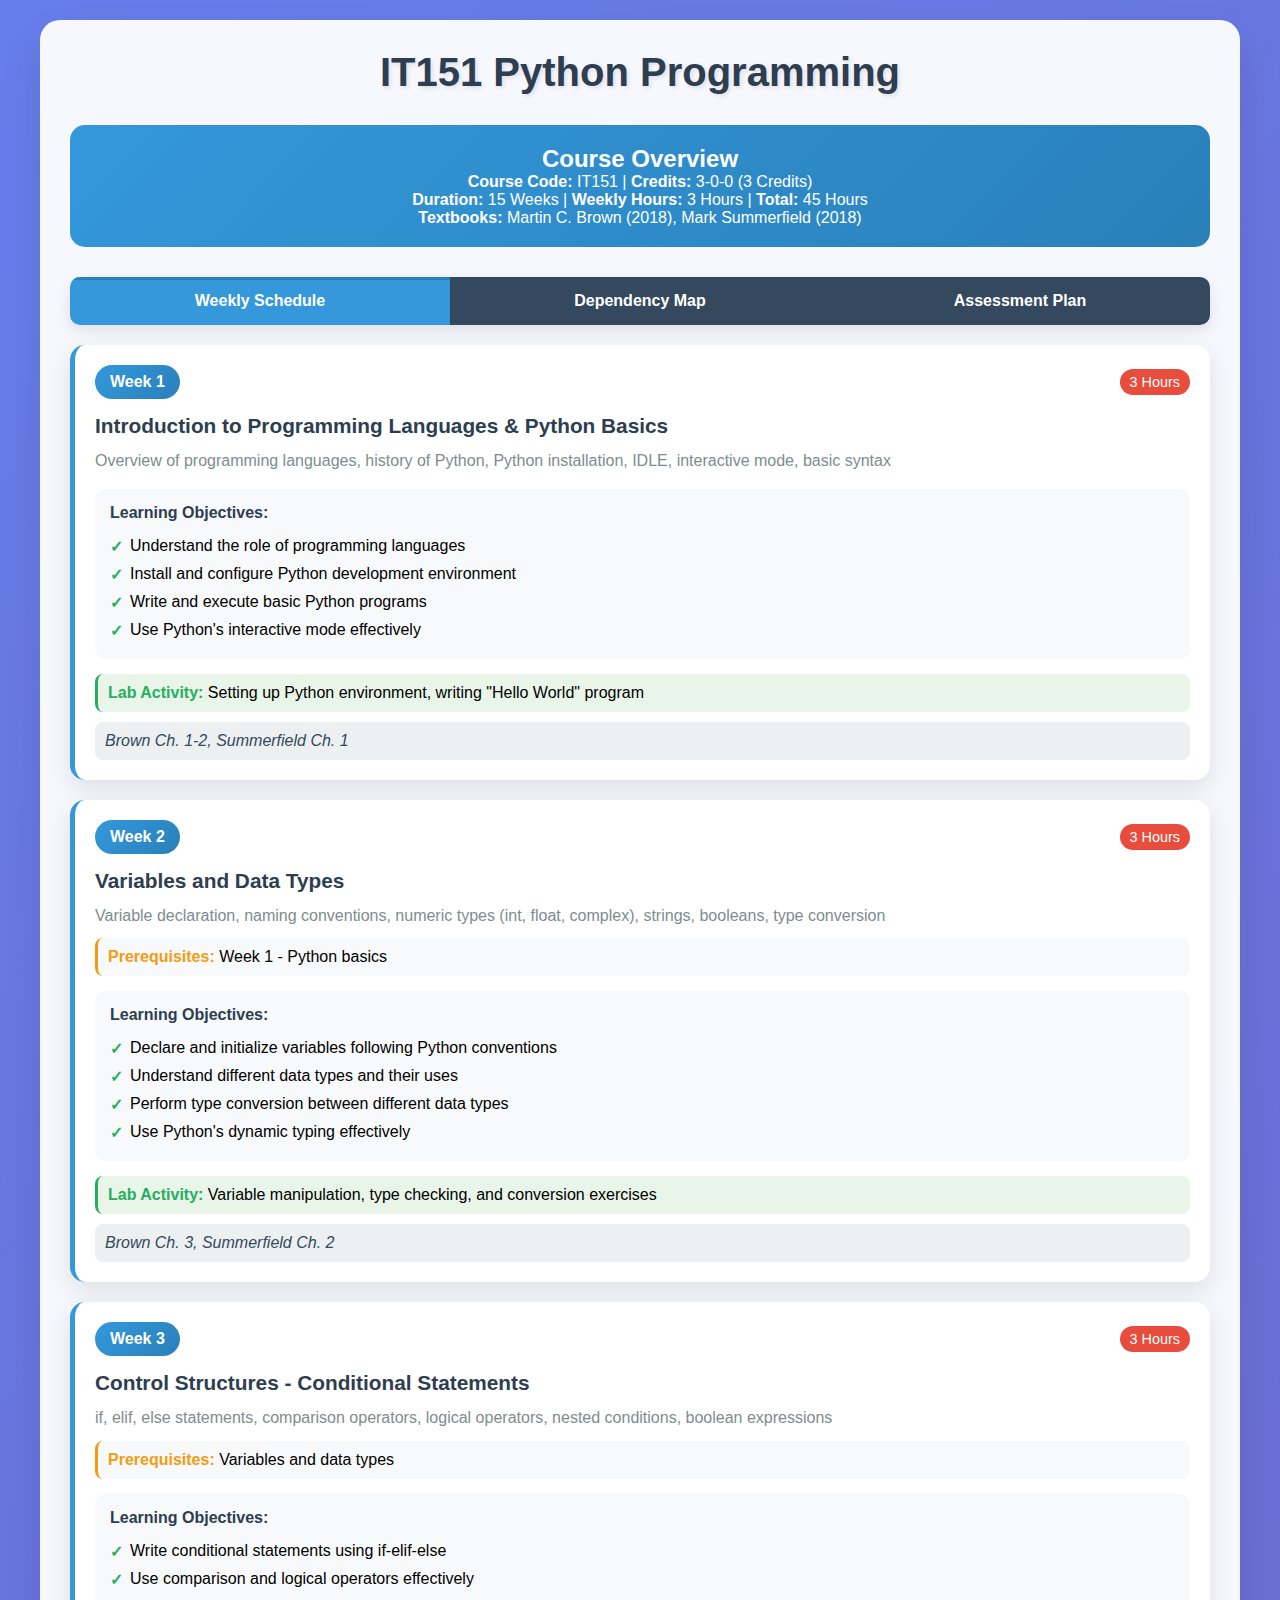
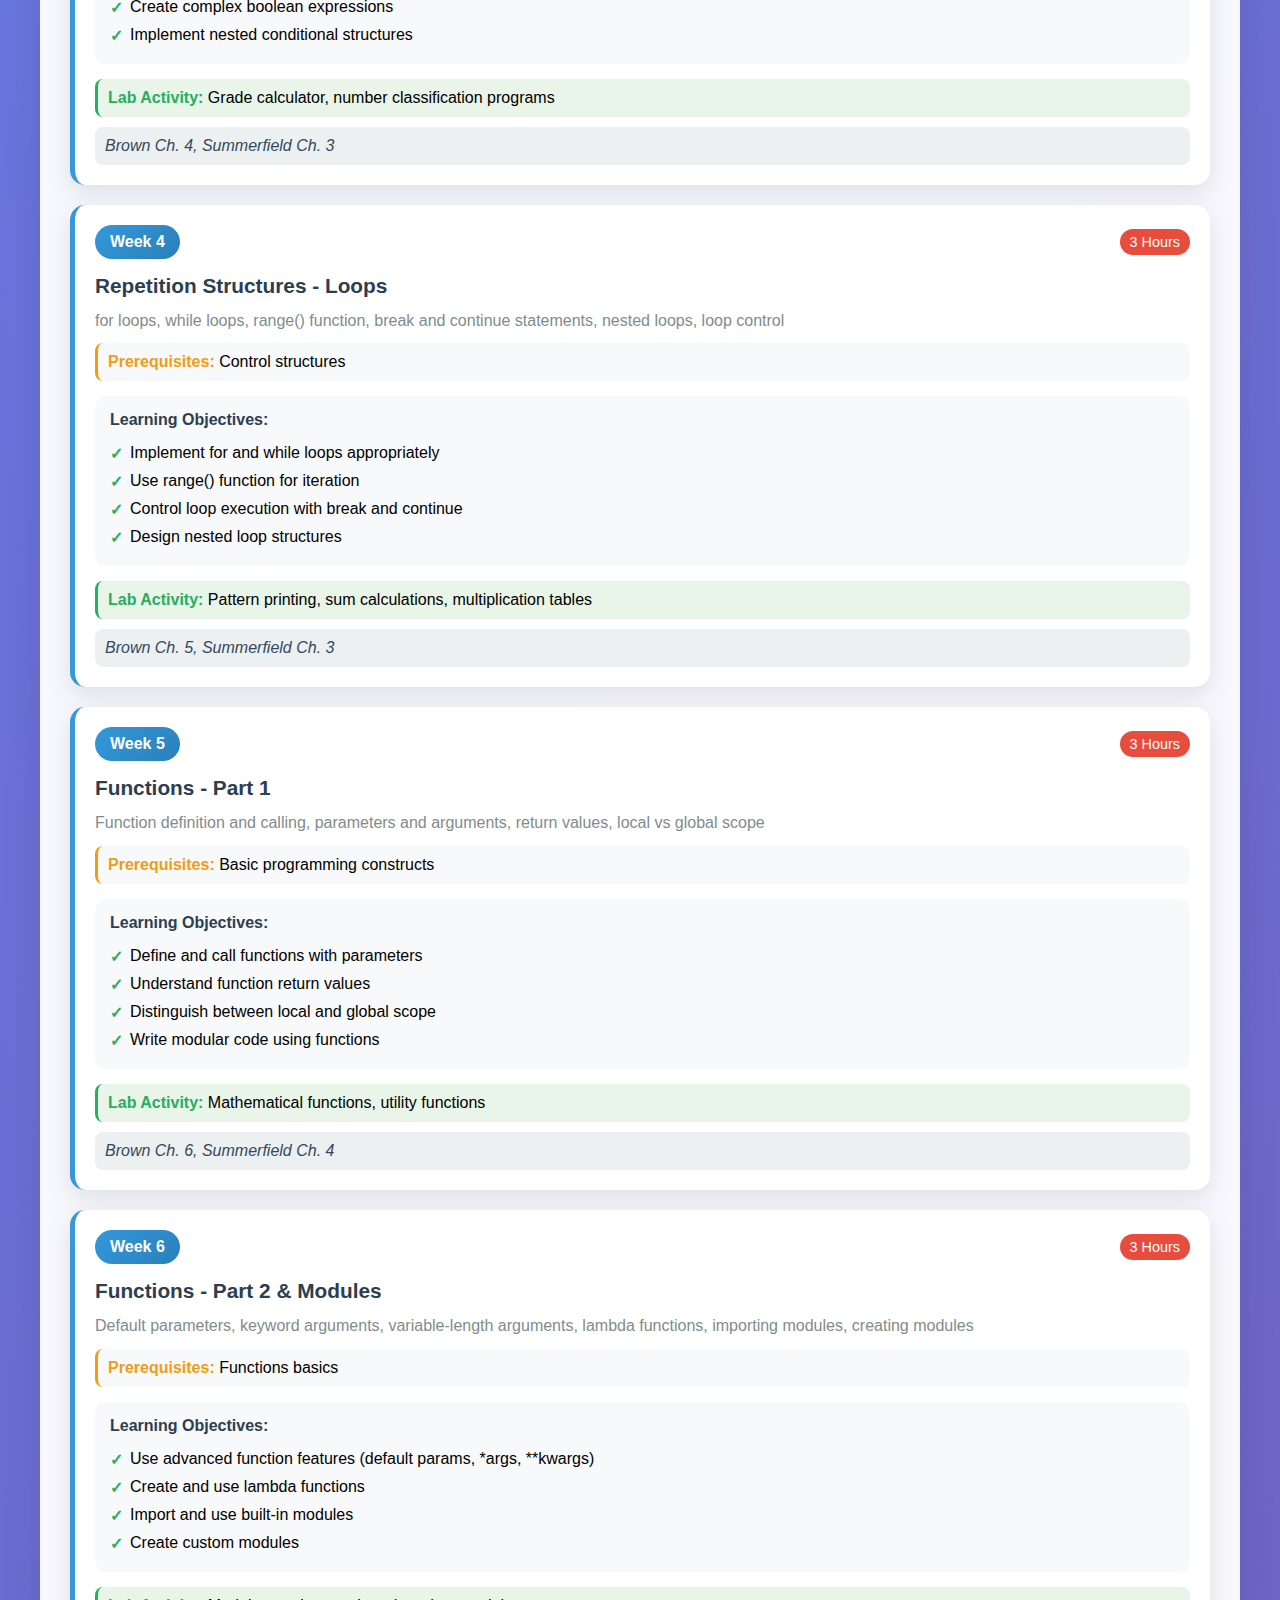
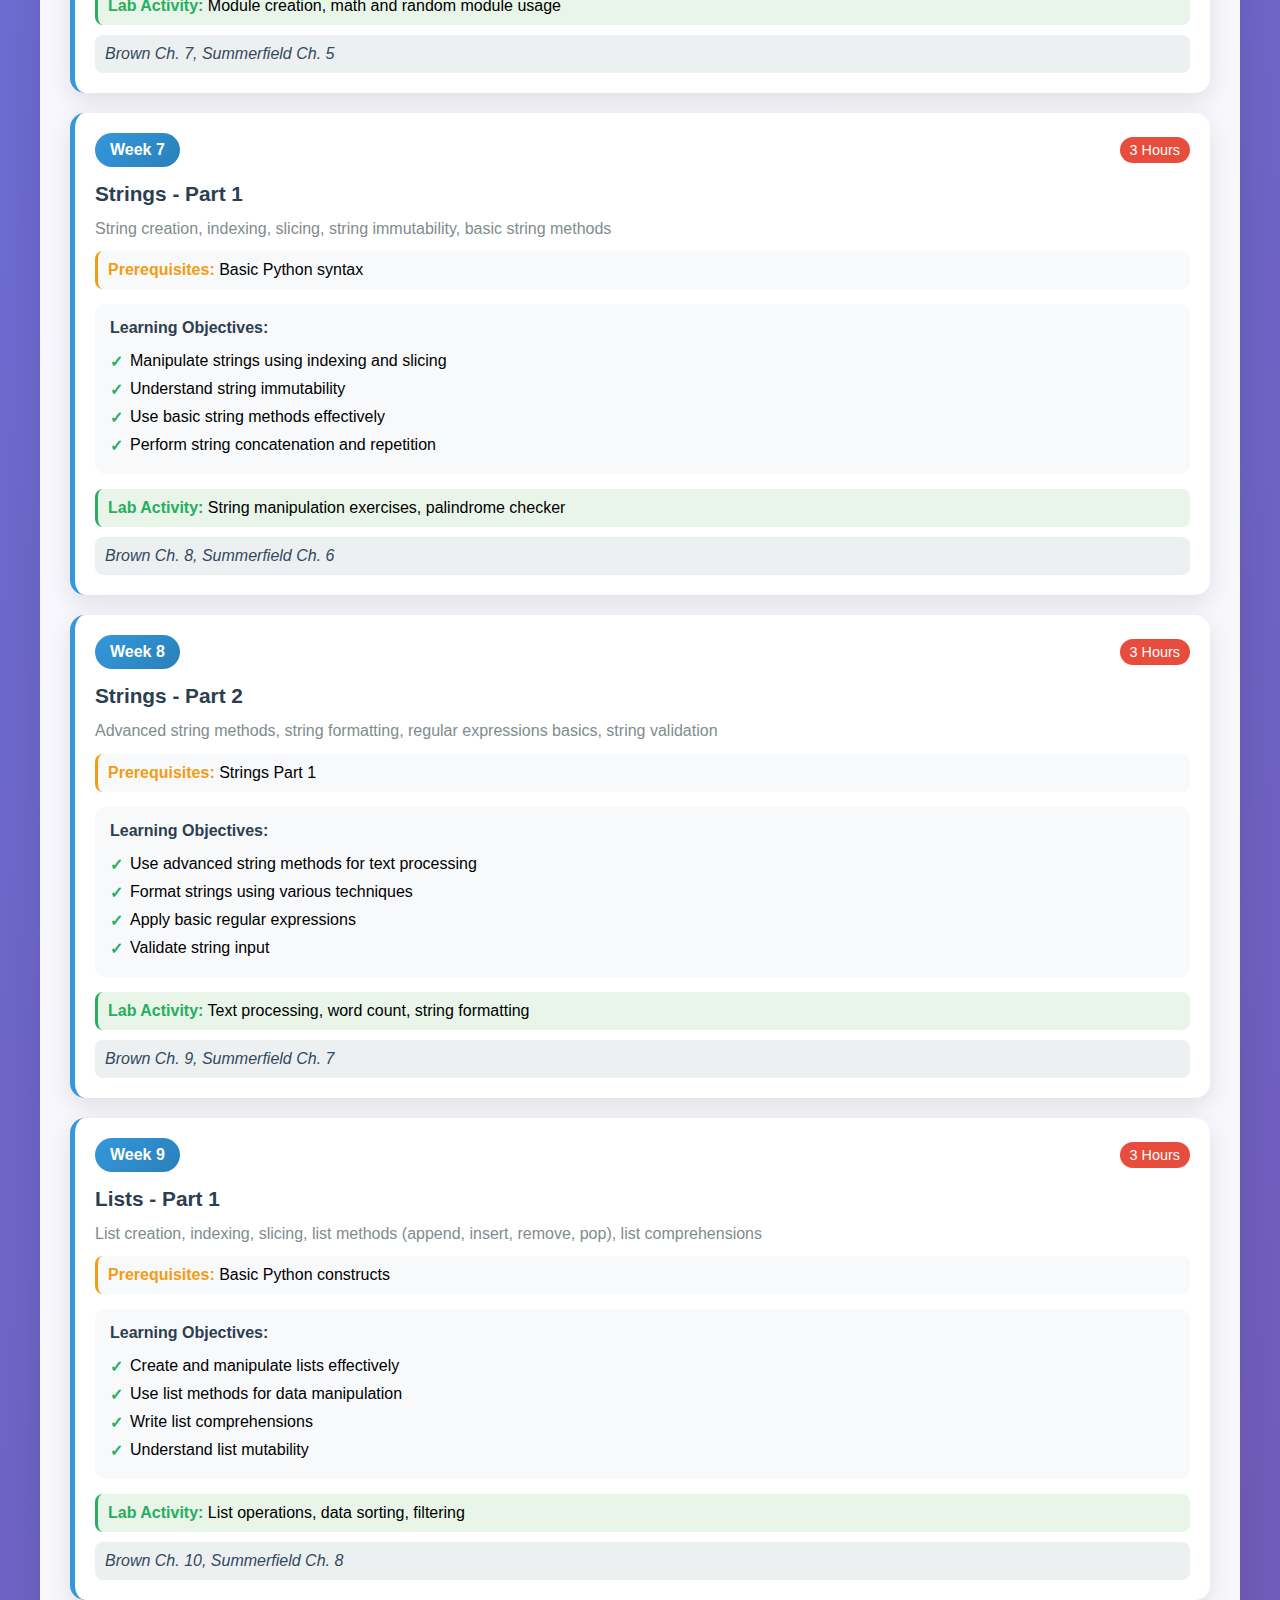
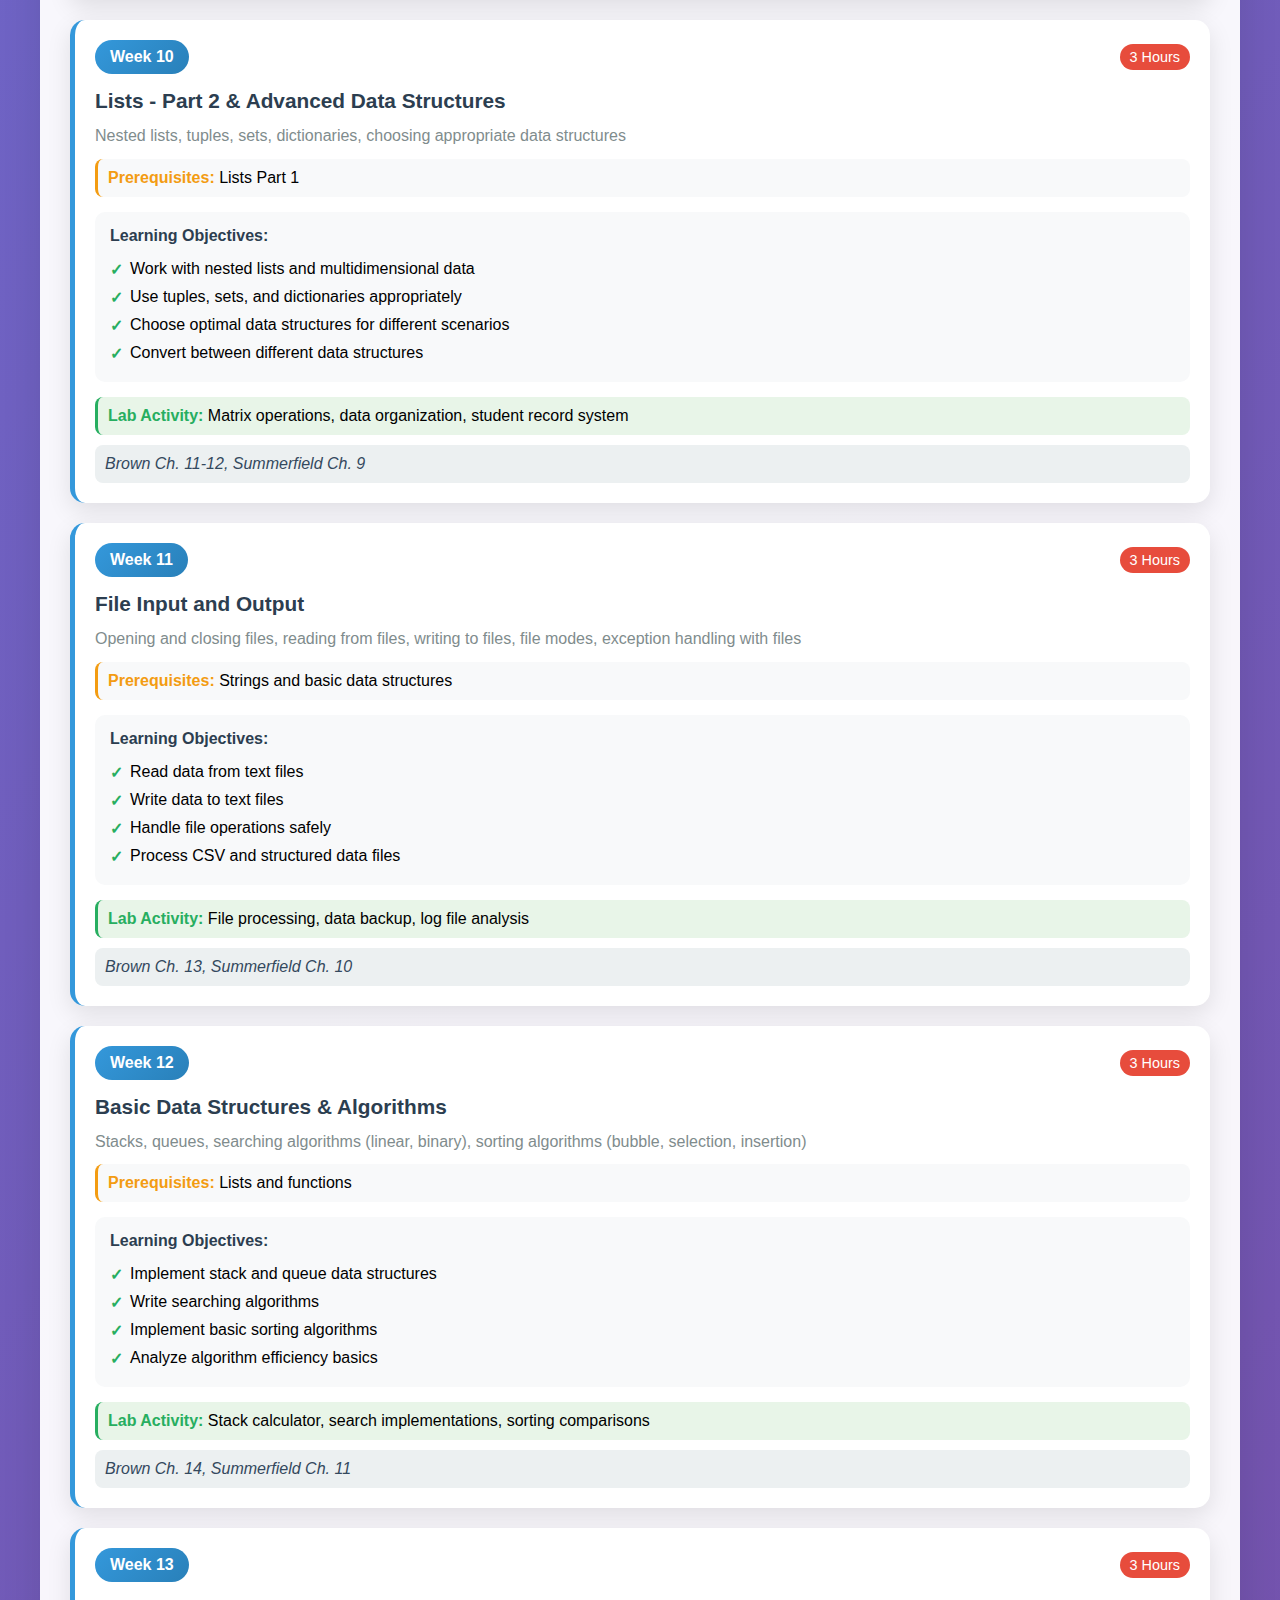
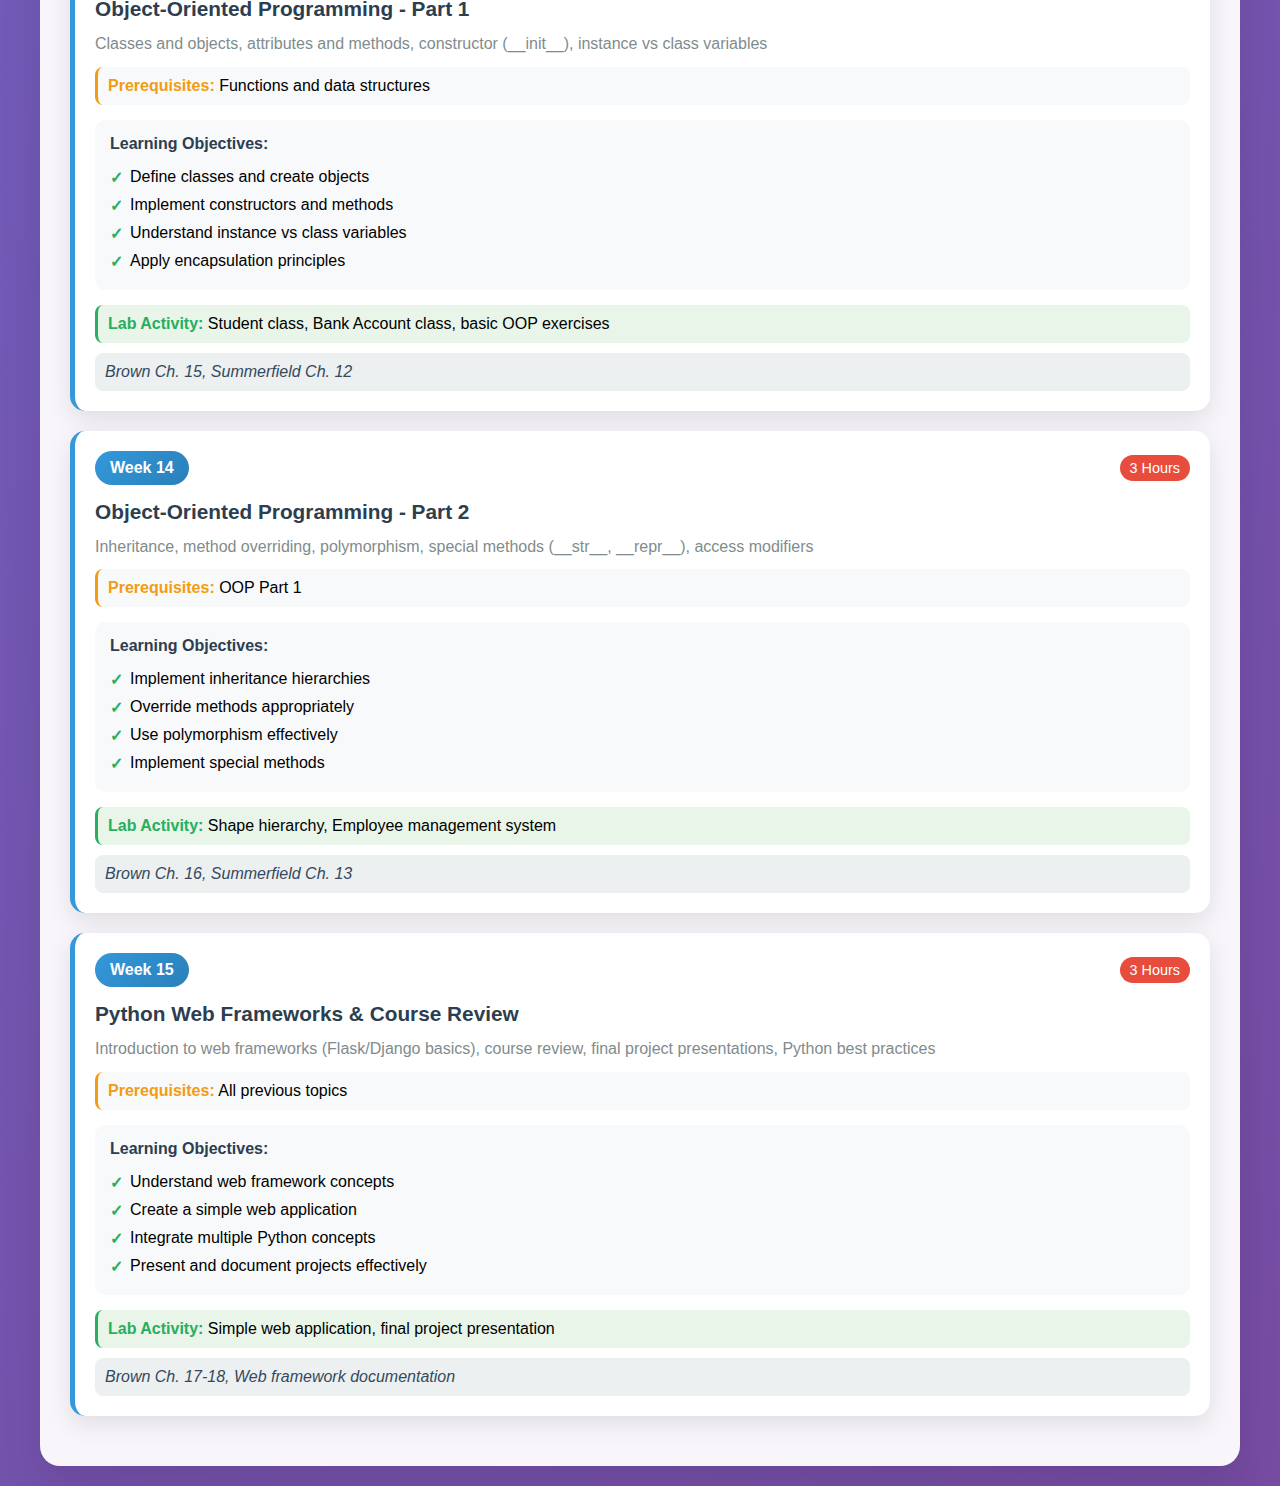
<file: IT151a.html>
<!DOCTYPE html>
<html lang="en">
<head>
    <meta charset="UTF-8">
    <meta name="viewport" content="width=device-width, initial-scale=1.0">
    <title>IT151 Python Programming Course Plan</title>
    <style>
        * {
            margin: 0;
            padding: 0;
            box-sizing: border-box;
        }
        
        body {
            font-family: 'Segoe UI', Tahoma, Geneva, Verdana, sans-serif;
            background: linear-gradient(135deg, #667eea 0%, #764ba2 100%);
            min-height: 100vh;
            padding: 20px;
        }
        
        .container {
            max-width: 1200px;
            margin: 0 auto;
            background: rgba(255, 255, 255, 0.95);
            border-radius: 20px;
            padding: 30px;
            box-shadow: 0 20px 40px rgba(0, 0, 0, 0.1);
        }
        
        h1 {
            text-align: center;
            color: #2c3e50;
            margin-bottom: 30px;
            font-size: 2.5em;
            text-shadow: 2px 2px 4px rgba(0, 0, 0, 0.1);
        }
        
        .course-info {
            background: linear-gradient(135deg, #3498db, #2980b9);
            color: white;
            padding: 20px;
            border-radius: 15px;
            margin-bottom: 30px;
            text-align: center;
        }
        
        .tabs {
            display: flex;
            margin-bottom: 20px;
            border-radius: 10px;
            overflow: hidden;
            box-shadow: 0 5px 15px rgba(0, 0, 0, 0.1);
        }
        
        .tab {
            flex: 1;
            padding: 15px;
            background: #34495e;
            color: white;
            border: none;
            cursor: pointer;
            transition: all 0.3s ease;
            font-size: 16px;
            font-weight: 600;
        }
        
        .tab:hover {
            background: #2c3e50;
            transform: translateY(-2px);
        }
        
        .tab.active {
            background: #3498db;
            box-shadow: inset 0 3px 0 #2980b9;
        }
        
        .tab-content {
            display: none;
            animation: fadeIn 0.5s ease-in;
        }
        
        .tab-content.active {
            display: block;
        }
        
        @keyframes fadeIn {
            from { opacity: 0; transform: translateY(10px); }
            to { opacity: 1; transform: translateY(0); }
        }
        
        .week-card {
            background: white;
            border-radius: 15px;
            padding: 20px;
            margin-bottom: 20px;
            box-shadow: 0 8px 25px rgba(0, 0, 0, 0.1);
            border-left: 5px solid #3498db;
            transition: all 0.3s ease;
        }
        
        .week-card:hover {
            transform: translateY(-5px);
            box-shadow: 0 15px 35px rgba(0, 0, 0, 0.15);
        }
        
        .week-header {
            display: flex;
            justify-content: space-between;
            align-items: center;
            margin-bottom: 15px;
        }
        
        .week-number {
            background: linear-gradient(135deg, #3498db, #2980b9);
            color: white;
            padding: 8px 15px;
            border-radius: 20px;
            font-weight: bold;
        }
        
        .week-hours {
            background: #e74c3c;
            color: white;
            padding: 5px 10px;
            border-radius: 15px;
            font-size: 0.9em;
        }
        
        .week-topic {
            font-size: 1.3em;
            font-weight: 600;
            color: #2c3e50;
            margin-bottom: 10px;
        }
        
        .week-details {
            color: #7f8c8d;
            line-height: 1.6;
        }
        
        .prerequisites {
            background: #f8f9fa;
            padding: 10px;
            border-radius: 8px;
            margin-top: 10px;
            border-left: 3px solid #f39c12;
        }
        
        .prerequisites strong {
            color: #f39c12;
        }
        
        .dependency-map {
            background: white;
            border-radius: 15px;
            padding: 20px;
            margin-bottom: 20px;
            box-shadow: 0 8px 25px rgba(0, 0, 0, 0.1);
        }
        
        .module {
            background: linear-gradient(135deg, #667eea, #764ba2);
            color: white;
            padding: 15px;
            border-radius: 10px;
            margin: 10px 0;
            text-align: center;
            font-weight: 600;
            position: relative;
        }
        
        .module.foundation {
            background: linear-gradient(135deg, #2ecc71, #27ae60);
        }
        
        .module.intermediate {
            background: linear-gradient(135deg, #f39c12, #e67e22);
        }
        
        .module.advanced {
            background: linear-gradient(135deg, #e74c3c, #c0392b);
        }
        
        .arrow {
            text-align: center;
            font-size: 2em;
            color: #3498db;
            margin: 10px 0;
        }
        
        .learning-objectives {
            background: #f8f9fa;
            padding: 15px;
            border-radius: 10px;
            margin: 15px 0;
        }
        
        .learning-objectives h4 {
            color: #2c3e50;
            margin-bottom: 10px;
        }
        
        .learning-objectives ul {
            list-style-type: none;
            padding-left: 0;
        }
        
        .learning-objectives li {
            padding: 5px 0;
            padding-left: 20px;
            position: relative;
        }
        
        .learning-objectives li:before {
            content: "✓";
            position: absolute;
            left: 0;
            color: #27ae60;
            font-weight: bold;
        }
        
        .assessment-info {
            background: linear-gradient(135deg, #9b59b6, #8e44ad);
            color: white;
            padding: 15px;
            border-radius: 10px;
            margin: 15px 0;
        }
        
        .textbook-ref {
            background: #ecf0f1;
            padding: 10px;
            border-radius: 8px;
            margin-top: 10px;
            font-style: italic;
            color: #34495e;
        }

        .programming-activity {
            background: #e8f5e8;
            padding: 10px;
            border-radius: 8px;
            margin-top: 10px;
            border-left: 3px solid #27ae60;
        }

        .programming-activity strong {
            color: #27ae60;
        }
    </style>
</head>
<body>
    <div class="container">
        <h1>IT151 Python Programming</h1>
        
        <div class="course-info">
            <h2>Course Overview</h2>
            <p><strong>Course Code:</strong> IT151 | <strong>Credits:</strong> 3-0-0 (3 Credits)</p>
            <p><strong>Duration:</strong> 15 Weeks | <strong>Weekly Hours:</strong> 3 Hours | <strong>Total:</strong> 45 Hours</p>
            <p><strong>Textbooks:</strong> Martin C. Brown (2018), Mark Summerfield (2018)</p>
        </div>
        
        <div class="tabs">
            <button class="tab active" onclick="showTab('schedule')">Weekly Schedule</button>
            <button class="tab" onclick="showTab('dependencies')">Dependency Map</button>
            <button class="tab" onclick="showTab('assessments')">Assessment Plan</button>
        </div>
        
        <div id="schedule" class="tab-content active">
            <div class="week-card">
                <div class="week-header">
                    <div class="week-number">Week 1</div>
                    <div class="week-hours">3 Hours</div>
                </div>
                <div class="week-topic">Introduction to Programming Languages & Python Basics</div>
                <div class="week-details">
                    Overview of programming languages, history of Python, Python installation, IDLE, interactive mode, basic syntax
                </div>
                <div class="learning-objectives">
                    <h4>Learning Objectives:</h4>
                    <ul>
                        <li>Understand the role of programming languages</li>
                        <li>Install and configure Python development environment</li>
                        <li>Write and execute basic Python programs</li>
                        <li>Use Python's interactive mode effectively</li>
                    </ul>
                </div>
                <div class="programming-activity">
                    <strong>Lab Activity:</strong> Setting up Python environment, writing "Hello World" program
                </div>
                <div class="textbook-ref">Brown Ch. 1-2, Summerfield Ch. 1</div>
            </div>
            
            <div class="week-card">
                <div class="week-header">
                    <div class="week-number">Week 2</div>
                    <div class="week-hours">3 Hours</div>
                </div>
                <div class="week-topic">Variables and Data Types</div>
                <div class="week-details">
                    Variable declaration, naming conventions, numeric types (int, float, complex), strings, booleans, type conversion
                </div>
                <div class="prerequisites">
                    <strong>Prerequisites:</strong> Week 1 - Python basics
                </div>
                <div class="learning-objectives">
                    <h4>Learning Objectives:</h4>
                    <ul>
                        <li>Declare and initialize variables following Python conventions</li>
                        <li>Understand different data types and their uses</li>
                        <li>Perform type conversion between different data types</li>
                        <li>Use Python's dynamic typing effectively</li>
                    </ul>
                </div>
                <div class="programming-activity">
                    <strong>Lab Activity:</strong> Variable manipulation, type checking, and conversion exercises
                </div>
                <div class="textbook-ref">Brown Ch. 3, Summerfield Ch. 2</div>
            </div>
            
            <div class="week-card">
                <div class="week-header">
                    <div class="week-number">Week 3</div>
                    <div class="week-hours">3 Hours</div>
                </div>
                <div class="week-topic">Control Structures - Conditional Statements</div>
                <div class="week-details">
                    if, elif, else statements, comparison operators, logical operators, nested conditions, boolean expressions
                </div>
                <div class="prerequisites">
                    <strong>Prerequisites:</strong> Variables and data types
                </div>
                <div class="learning-objectives">
                    <h4>Learning Objectives:</h4>
                    <ul>
                        <li>Write conditional statements using if-elif-else</li>
                        <li>Use comparison and logical operators effectively</li>
                        <li>Create complex boolean expressions</li>
                        <li>Implement nested conditional structures</li>
                    </ul>
                </div>
                <div class="programming-activity">
                    <strong>Lab Activity:</strong> Grade calculator, number classification programs
                </div>
                <div class="textbook-ref">Brown Ch. 4, Summerfield Ch. 3</div>
            </div>
            
            <div class="week-card">
                <div class="week-header">
                    <div class="week-number">Week 4</div>
                    <div class="week-hours">3 Hours</div>
                </div>
                <div class="week-topic">Repetition Structures - Loops</div>
                <div class="week-details">
                    for loops, while loops, range() function, break and continue statements, nested loops, loop control
                </div>
                <div class="prerequisites">
                    <strong>Prerequisites:</strong> Control structures
                </div>
                <div class="learning-objectives">
                    <h4>Learning Objectives:</h4>
                    <ul>
                        <li>Implement for and while loops appropriately</li>
                        <li>Use range() function for iteration</li>
                        <li>Control loop execution with break and continue</li>
                        <li>Design nested loop structures</li>
                    </ul>
                </div>
                <div class="programming-activity">
                    <strong>Lab Activity:</strong> Pattern printing, sum calculations, multiplication tables
                </div>
                <div class="textbook-ref">Brown Ch. 5, Summerfield Ch. 3</div>
            </div>
            
            <div class="week-card">
                <div class="week-header">
                    <div class="week-number">Week 5</div>
                    <div class="week-hours">3 Hours</div>
                </div>
                <div class="week-topic">Functions - Part 1</div>
                <div class="week-details">
                    Function definition and calling, parameters and arguments, return values, local vs global scope
                </div>
                <div class="prerequisites">
                    <strong>Prerequisites:</strong> Basic programming constructs
                </div>
                <div class="learning-objectives">
                    <h4>Learning Objectives:</h4>
                    <ul>
                        <li>Define and call functions with parameters</li>
                        <li>Understand function return values</li>
                        <li>Distinguish between local and global scope</li>
                        <li>Write modular code using functions</li>
                    </ul>
                </div>
                <div class="programming-activity">
                    <strong>Lab Activity:</strong> Mathematical functions, utility functions
                </div>
                <div class="textbook-ref">Brown Ch. 6, Summerfield Ch. 4</div>
            </div>
            
            <div class="week-card">
                <div class="week-header">
                    <div class="week-number">Week 6</div>
                    <div class="week-hours">3 Hours</div>
                </div>
                <div class="week-topic">Functions - Part 2 & Modules</div>
                <div class="week-details">
                    Default parameters, keyword arguments, variable-length arguments, lambda functions, importing modules, creating modules
                </div>
                <div class="prerequisites">
                    <strong>Prerequisites:</strong> Functions basics
                </div>
                <div class="learning-objectives">
                    <h4>Learning Objectives:</h4>
                    <ul>
                        <li>Use advanced function features (default params, *args, **kwargs)</li>
                        <li>Create and use lambda functions</li>
                        <li>Import and use built-in modules</li>
                        <li>Create custom modules</li>
                    </ul>
                </div>
                <div class="programming-activity">
                    <strong>Lab Activity:</strong> Module creation, math and random module usage
                </div>
                <div class="textbook-ref">Brown Ch. 7, Summerfield Ch. 5</div>
            </div>
            
            <div class="week-card">
                <div class="week-header">
                    <div class="week-number">Week 7</div>
                    <div class="week-hours">3 Hours</div>
                </div>
                <div class="week-topic">Strings - Part 1</div>
                <div class="week-details">
                    String creation, indexing, slicing, string immutability, basic string methods
                </div>
                <div class="prerequisites">
                    <strong>Prerequisites:</strong> Basic Python syntax
                </div>
                <div class="learning-objectives">
                    <h4>Learning Objectives:</h4>
                    <ul>
                        <li>Manipulate strings using indexing and slicing</li>
                        <li>Understand string immutability</li>
                        <li>Use basic string methods effectively</li>
                        <li>Perform string concatenation and repetition</li>
                    </ul>
                </div>
                <div class="programming-activity">
                    <strong>Lab Activity:</strong> String manipulation exercises, palindrome checker
                </div>
                <div class="textbook-ref">Brown Ch. 8, Summerfield Ch. 6</div>
            </div>
            
            <div class="week-card">
                <div class="week-header">
                    <div class="week-number">Week 8</div>
                    <div class="week-hours">3 Hours</div>
                </div>
                <div class="week-topic">Strings - Part 2</div>
                <div class="week-details">
                    Advanced string methods, string formatting, regular expressions basics, string validation
                </div>
                <div class="prerequisites">
                    <strong>Prerequisites:</strong> Strings Part 1
                </div>
                <div class="learning-objectives">
                    <h4>Learning Objectives:</h4>
                    <ul>
                        <li>Use advanced string methods for text processing</li>
                        <li>Format strings using various techniques</li>
                        <li>Apply basic regular expressions</li>
                        <li>Validate string input</li>
                    </ul>
                </div>
                <div class="programming-activity">
                    <strong>Lab Activity:</strong> Text processing, word count, string formatting
                </div>
                <div class="textbook-ref">Brown Ch. 9, Summerfield Ch. 7</div>
            </div>
            
            <div class="week-card">
                <div class="week-header">
                    <div class="week-number">Week 9</div>
                    <div class="week-hours">3 Hours</div>
                </div>
                <div class="week-topic">Lists - Part 1</div>
                <div class="week-details">
                    List creation, indexing, slicing, list methods (append, insert, remove, pop), list comprehensions
                </div>
                <div class="prerequisites">
                    <strong>Prerequisites:</strong> Basic Python constructs
                </div>
                <div class="learning-objectives">
                    <h4>Learning Objectives:</h4>
                    <ul>
                        <li>Create and manipulate lists effectively</li>
                        <li>Use list methods for data manipulation</li>
                        <li>Write list comprehensions</li>
                        <li>Understand list mutability</li>
                    </ul>
                </div>
                <div class="programming-activity">
                    <strong>Lab Activity:</strong> List operations, data sorting, filtering
                </div>
                <div class="textbook-ref">Brown Ch. 10, Summerfield Ch. 8</div>
            </div>
            
            <div class="week-card">
                <div class="week-header">
                    <div class="week-number">Week 10</div>
                    <div class="week-hours">3 Hours</div>
                </div>
                <div class="week-topic">Lists - Part 2 & Advanced Data Structures</div>
                <div class="week-details">
                    Nested lists, tuples, sets, dictionaries, choosing appropriate data structures
                </div>
                <div class="prerequisites">
                    <strong>Prerequisites:</strong> Lists Part 1
                </div>
                <div class="learning-objectives">
                    <h4>Learning Objectives:</h4>
                    <ul>
                        <li>Work with nested lists and multidimensional data</li>
                        <li>Use tuples, sets, and dictionaries appropriately</li>
                        <li>Choose optimal data structures for different scenarios</li>
                        <li>Convert between different data structures</li>
                    </ul>
                </div>
                <div class="programming-activity">
                    <strong>Lab Activity:</strong> Matrix operations, data organization, student record system
                </div>
                <div class="textbook-ref">Brown Ch. 11-12, Summerfield Ch. 9</div>
            </div>
            
            <div class="week-card">
                <div class="week-header">
                    <div class="week-number">Week 11</div>
                    <div class="week-hours">3 Hours</div>
                </div>
                <div class="week-topic">File Input and Output</div>
                <div class="week-details">
                    Opening and closing files, reading from files, writing to files, file modes, exception handling with files
                </div>
                <div class="prerequisites">
                    <strong>Prerequisites:</strong> Strings and basic data structures
                </div>
                <div class="learning-objectives">
                    <h4>Learning Objectives:</h4>
                    <ul>
                        <li>Read data from text files</li>
                        <li>Write data to text files</li>
                        <li>Handle file operations safely</li>
                        <li>Process CSV and structured data files</li>
                    </ul>
                </div>
                <div class="programming-activity">
                    <strong>Lab Activity:</strong> File processing, data backup, log file analysis
                </div>
                <div class="textbook-ref">Brown Ch. 13, Summerfield Ch. 10</div>
            </div>
            
            <div class="week-card">
                <div class="week-header">
                    <div class="week-number">Week 12</div>
                    <div class="week-hours">3 Hours</div>
                </div>
                <div class="week-topic">Basic Data Structures & Algorithms</div>
                <div class="week-details">
                    Stacks, queues, searching algorithms (linear, binary), sorting algorithms (bubble, selection, insertion)
                </div>
                <div class="prerequisites">
                    <strong>Prerequisites:</strong> Lists and functions
                </div>
                <div class="learning-objectives">
                    <h4>Learning Objectives:</h4>
                    <ul>
                        <li>Implement stack and queue data structures</li>
                        <li>Write searching algorithms</li>
                        <li>Implement basic sorting algorithms</li>
                        <li>Analyze algorithm efficiency basics</li>
                    </ul>
                </div>
                <div class="programming-activity">
                    <strong>Lab Activity:</strong> Stack calculator, search implementations, sorting comparisons
                </div>
                <div class="textbook-ref">Brown Ch. 14, Summerfield Ch. 11</div>
            </div>
            
            <div class="week-card">
                <div class="week-header">
                    <div class="week-number">Week 13</div>
                    <div class="week-hours">3 Hours</div>
                </div>
                <div class="week-topic">Object-Oriented Programming - Part 1</div>
                <div class="week-details">
                    Classes and objects, attributes and methods, constructor (__init__), instance vs class variables
                </div>
                <div class="prerequisites">
                    <strong>Prerequisites:</strong> Functions and data structures
                </div>
                <div class="learning-objectives">
                    <h4>Learning Objectives:</h4>
                    <ul>
                        <li>Define classes and create objects</li>
                        <li>Implement constructors and methods</li>
                        <li>Understand instance vs class variables</li>
                        <li>Apply encapsulation principles</li>
                    </ul>
                </div>
                <div class="programming-activity">
                    <strong>Lab Activity:</strong> Student class, Bank Account class, basic OOP exercises
                </div>
                <div class="textbook-ref">Brown Ch. 15, Summerfield Ch. 12</div>
            </div>
            
            <div class="week-card">
                <div class="week-header">
                    <div class="week-number">Week 14</div>
                    <div class="week-hours">3 Hours</div>
                </div>
                <div class="week-topic">Object-Oriented Programming - Part 2</div>
                <div class="week-details">
                    Inheritance, method overriding, polymorphism, special methods (__str__, __repr__), access modifiers
                </div>
                <div class="prerequisites">
                    <strong>Prerequisites:</strong> OOP Part 1
                </div>
                <div class="learning-objectives">
                    <h4>Learning Objectives:</h4>
                    <ul>
                        <li>Implement inheritance hierarchies</li>
                        <li>Override methods appropriately</li>
                        <li>Use polymorphism effectively</li>
                        <li>Implement special methods</li>
                    </ul>
                </div>
                <div class="programming-activity">
                    <strong>Lab Activity:</strong> Shape hierarchy, Employee management system
                </div>
                <div class="textbook-ref">Brown Ch. 16, Summerfield Ch. 13</div>
            </div>
            
            <div class="week-card">
                <div class="week-header">
                    <div class="week-number">Week 15</div>
                    <div class="week-hours">3 Hours</div>
                </div>
                <div class="week-topic">Python Web Frameworks & Course Review</div>
                <div class="week-details">
                    Introduction to web frameworks (Flask/Django basics), course review, final project presentations, Python best practices
                </div>
                <div class="prerequisites">
                    <strong>Prerequisites:</strong> All previous topics
                </div>
                <div class="learning-objectives">
                    <h4>Learning Objectives:</h4>
                    <ul>
                        <li>Understand web framework concepts</li>
                        <li>Create a simple web application</li>
                        <li>Integrate multiple Python concepts</li>
                        <li>Present and document projects effectively</li>
                    </ul>
                </div>
                <div class="programming-activity">
                    <strong>Lab Activity:</strong> Simple web application, final project presentation
                </div>
                <div class="textbook-ref">Brown Ch. 17-18, Web framework documentation</div>
            </div>
        </div>
        
        <div id="dependencies" class="tab-content">
            <div class="dependency-map">
                <h3>Course Dependency Structure</h3>
                
                <div class="module foundation">
                    Week 1: Introduction & Python Basics
                </div>
                <div class="arrow">↓</div>
                
                <div class="module foundation">
                    Week 2: Variables & Data Types
                </div>
                <div class="arrow">↓</div>
                
                <div style="display: flex; justify-content: space-between;">
                    <div style="flex: 1; margin-right: 10px;">
                        <div class="module foundation">
                            Week 3: Control Structures
                        </div>
                    </div>
                    <div style="flex: 1; margin-left: 10px;">
                        <div class="module foundation">
                            Week 4: Loops
                        </div>
                    </div>
                </div>
                <div class="arrow">↓</div>
                
                <div style="display: flex; justify-content: space-between;">
                    <div style="flex: 1; margin-right: 10px;">
                        <div class="module intermediate">
                            Week 5: Functions Part 1
                        </div>
                    </div>
                    <div style="flex: 1; margin-left: 10px;">
                        <div class="module intermediate">
                            Week 6: Functions Part 2 & Modules
                        </div>
                    </div>
                </div>
                <div class="arrow">↓</div>
                
                <div style="display: flex; justify-content: space-between;">
                    <div style="flex: 1; margin-right: 10px;">
                        <div class="module intermediate">
                            Week 7: Strings Part 1
                        </div>
                    </div>
                    <div style="flex: 1; margin-left: 10px;">
                        <div class="module intermediate">
                            Week 8: Strings Part 2
                        </div>
                    </div>
                </div>
                <div class="arrow">↓</div>
                
                <div style="display: flex; justify-content: space-between;">
                    <div style="flex: 1; margin-right: 10px;">
                        <div class="module intermediate">
                            Week 9: Lists Part 1
                        </div>
                    </div>
                    <div style="flex: 1; margin-left: 10px;">
                        <div class="module intermediate">
                            Week 10: Lists Part 2 & Data Structures
                        </div>
                    </div>
                </div>
                <div class="arrow">↓</div>
                
                <div style="display: flex; justify-content: space-between;">
                    <div style="flex: 1; margin-right: 10px;">
                        <div class="module intermediate">
                            Week 11: File I/O
                        </div>
                    </div>
                    <div style="flex: 1; margin-left: 10px;">
                        <div class="module advanced">
                            Week 12: Data Structures & Algorithms
                        </div>
                    </div>
                </div>
                <div class="arrow">↓</div>
                
                <div style="display: flex; justify-content: space-between;">
                    <div style="flex: 1; margin-right: 10px;">
                        <div class="module advanced">
                            Week 13: OOP Part 1
                        </div>
                    </div>
                    <div style="flex: 1; margin-left: 10px;">
                        <div class="module advanced">
                            Week 14: OOP Part 2
                        </div>
                    </div>
                </div>
                <div class="arrow">↓</div>
                
                <div class="module advanced">
                    Week 15: Web Frameworks & Review
                </div>
                
                <div style="margin-top: 30px;">
                    <h4>Dependency Legend:</h4>
</file>
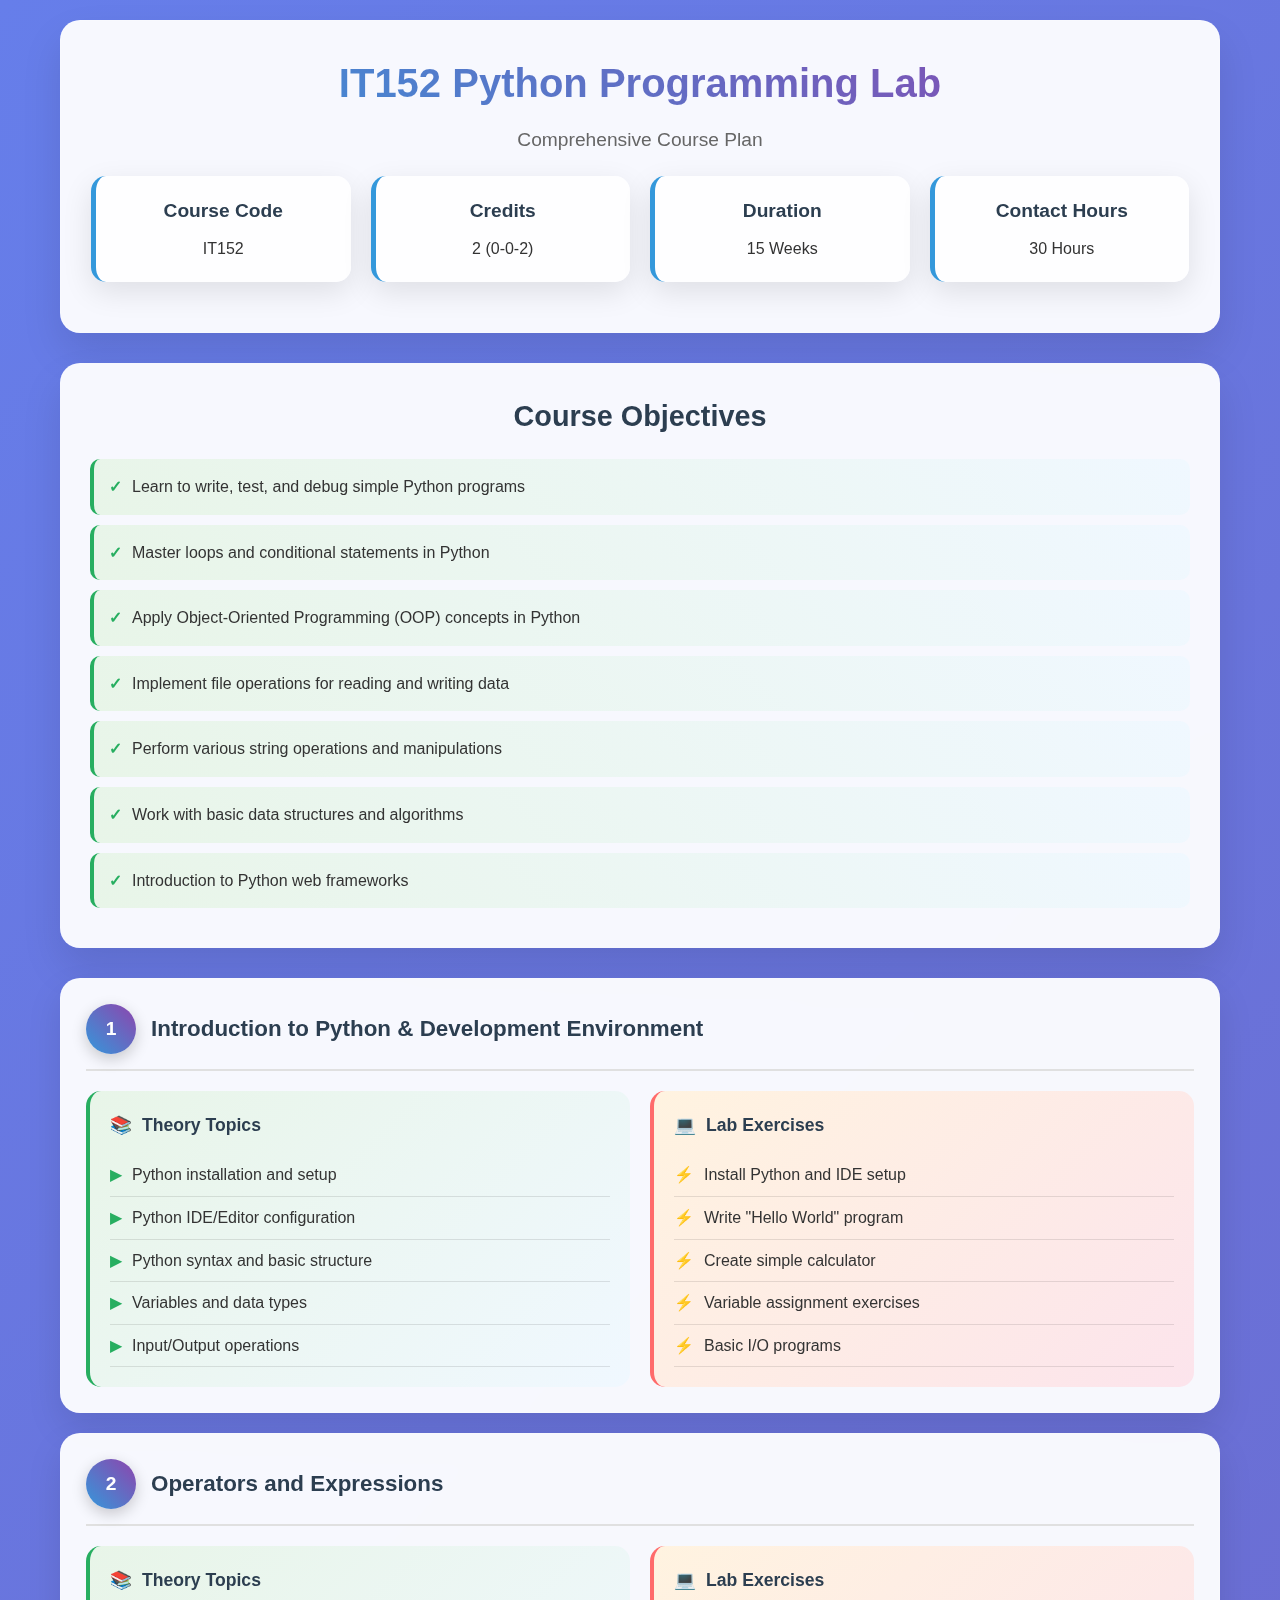
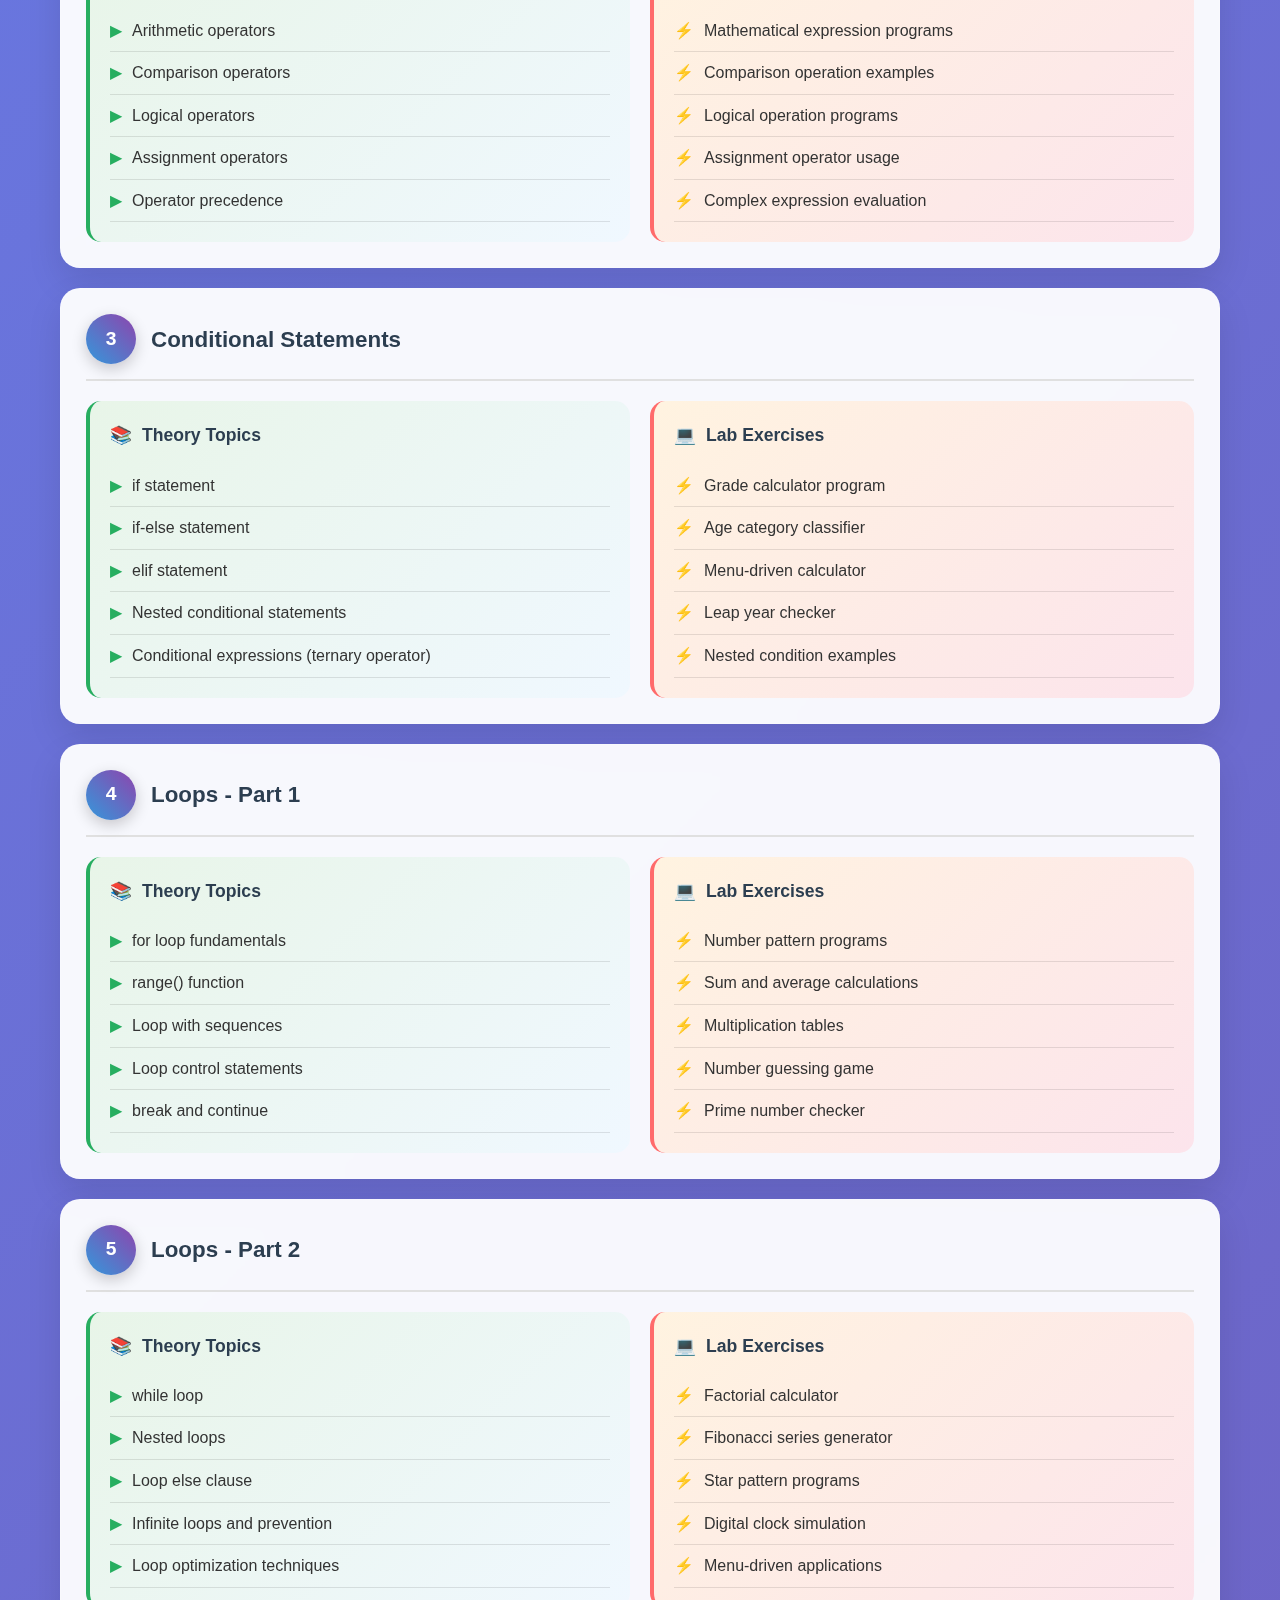
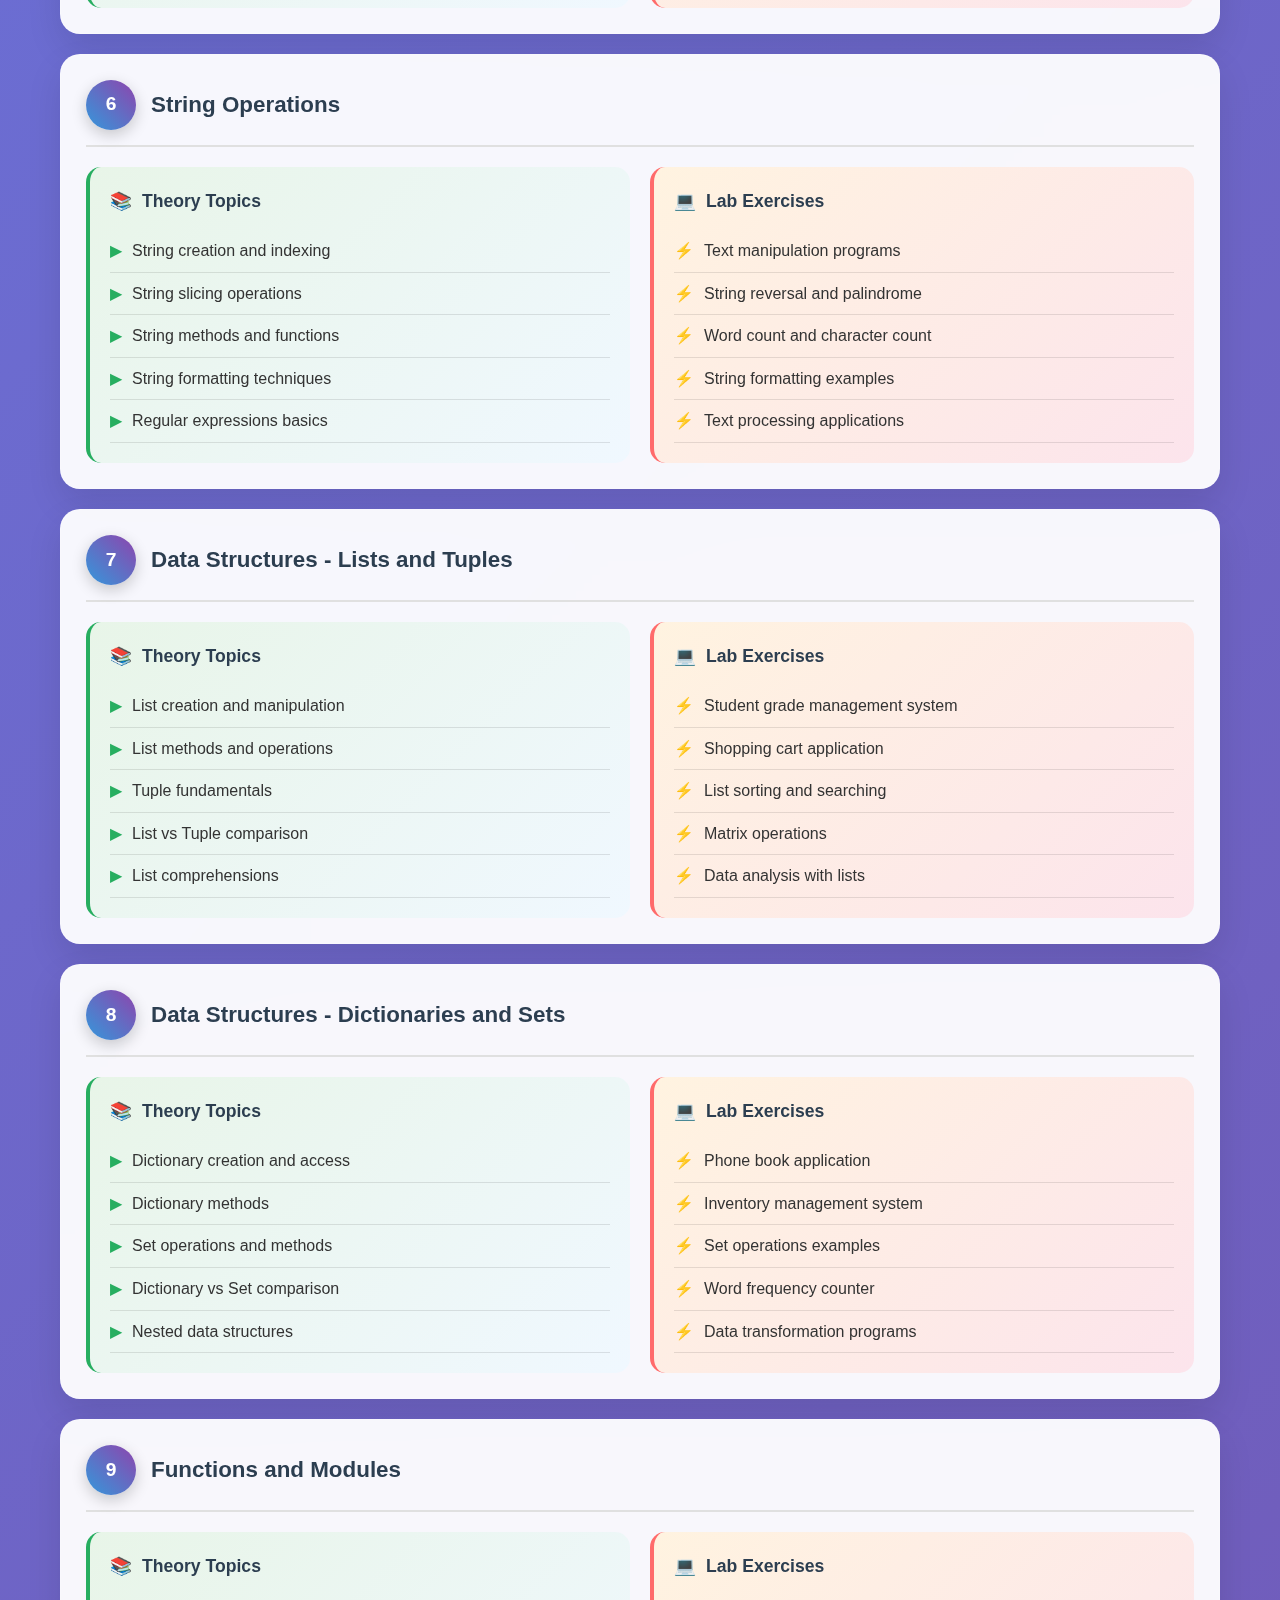
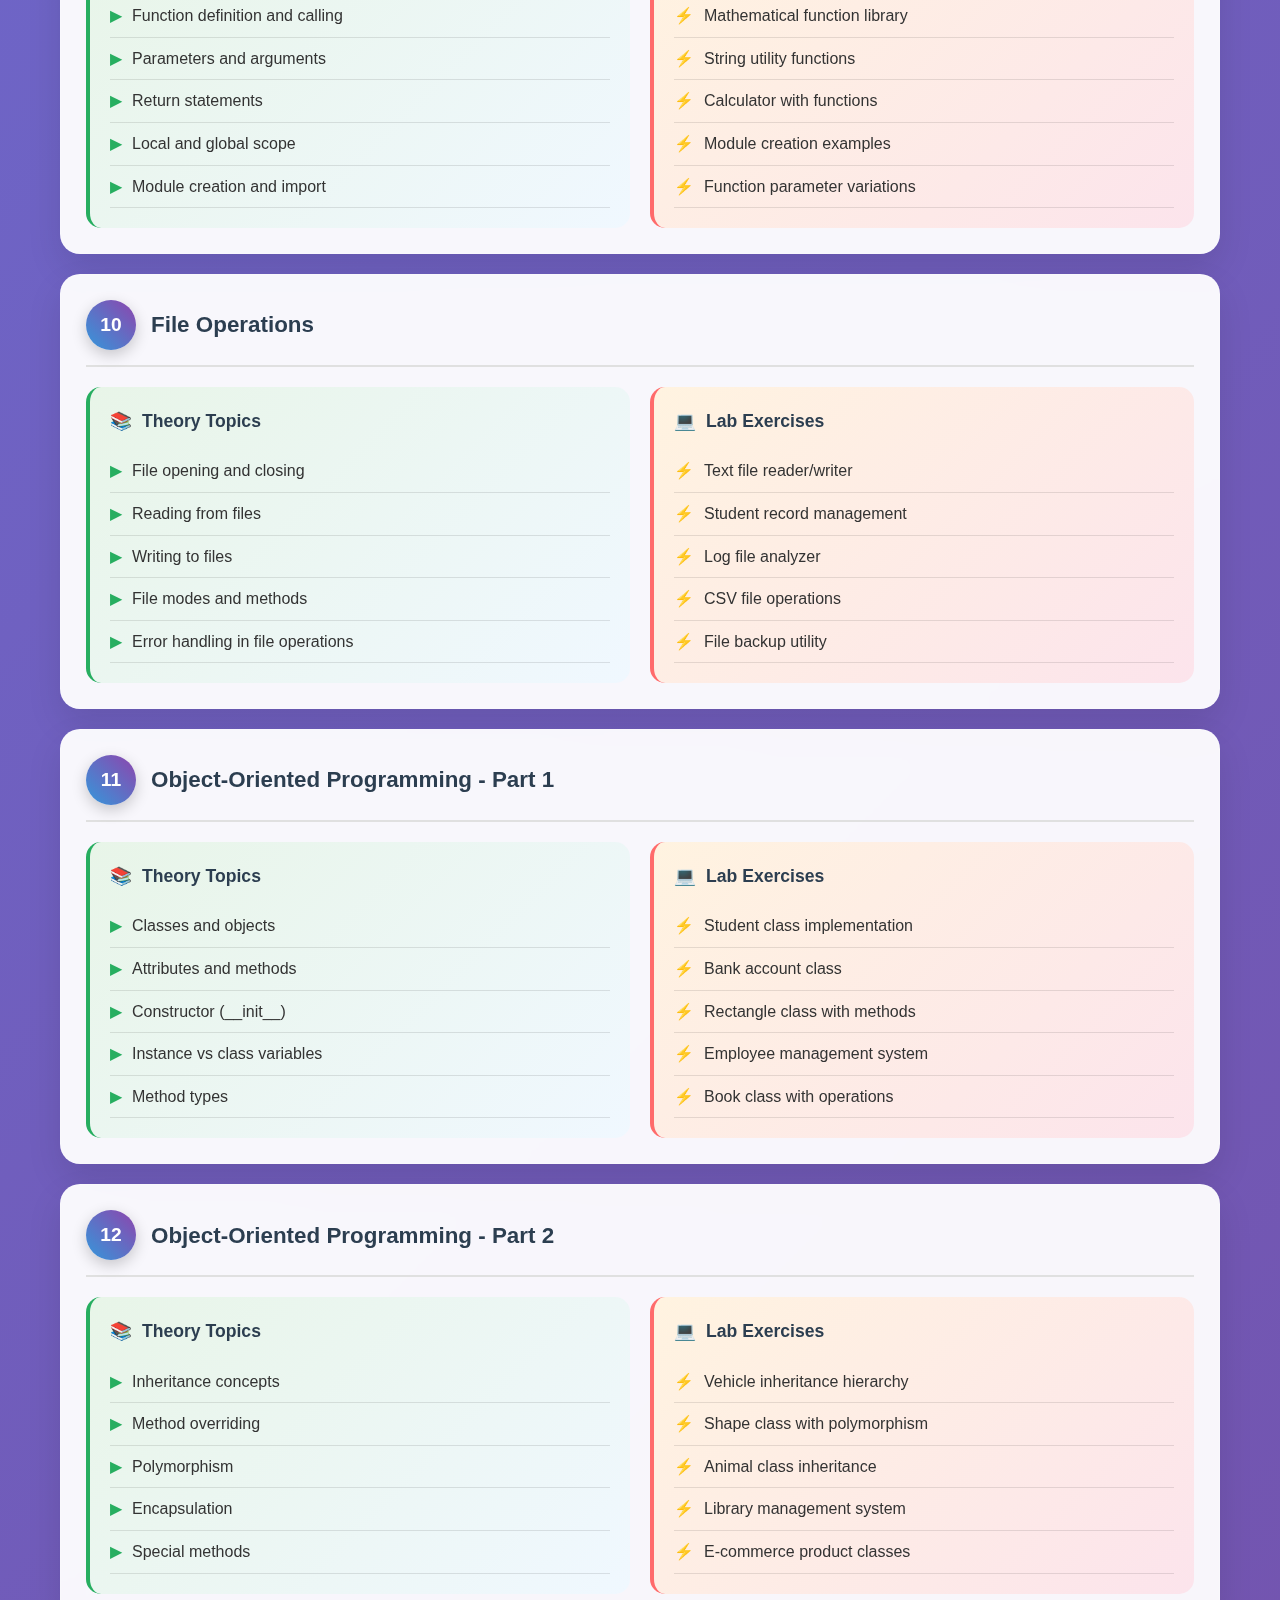
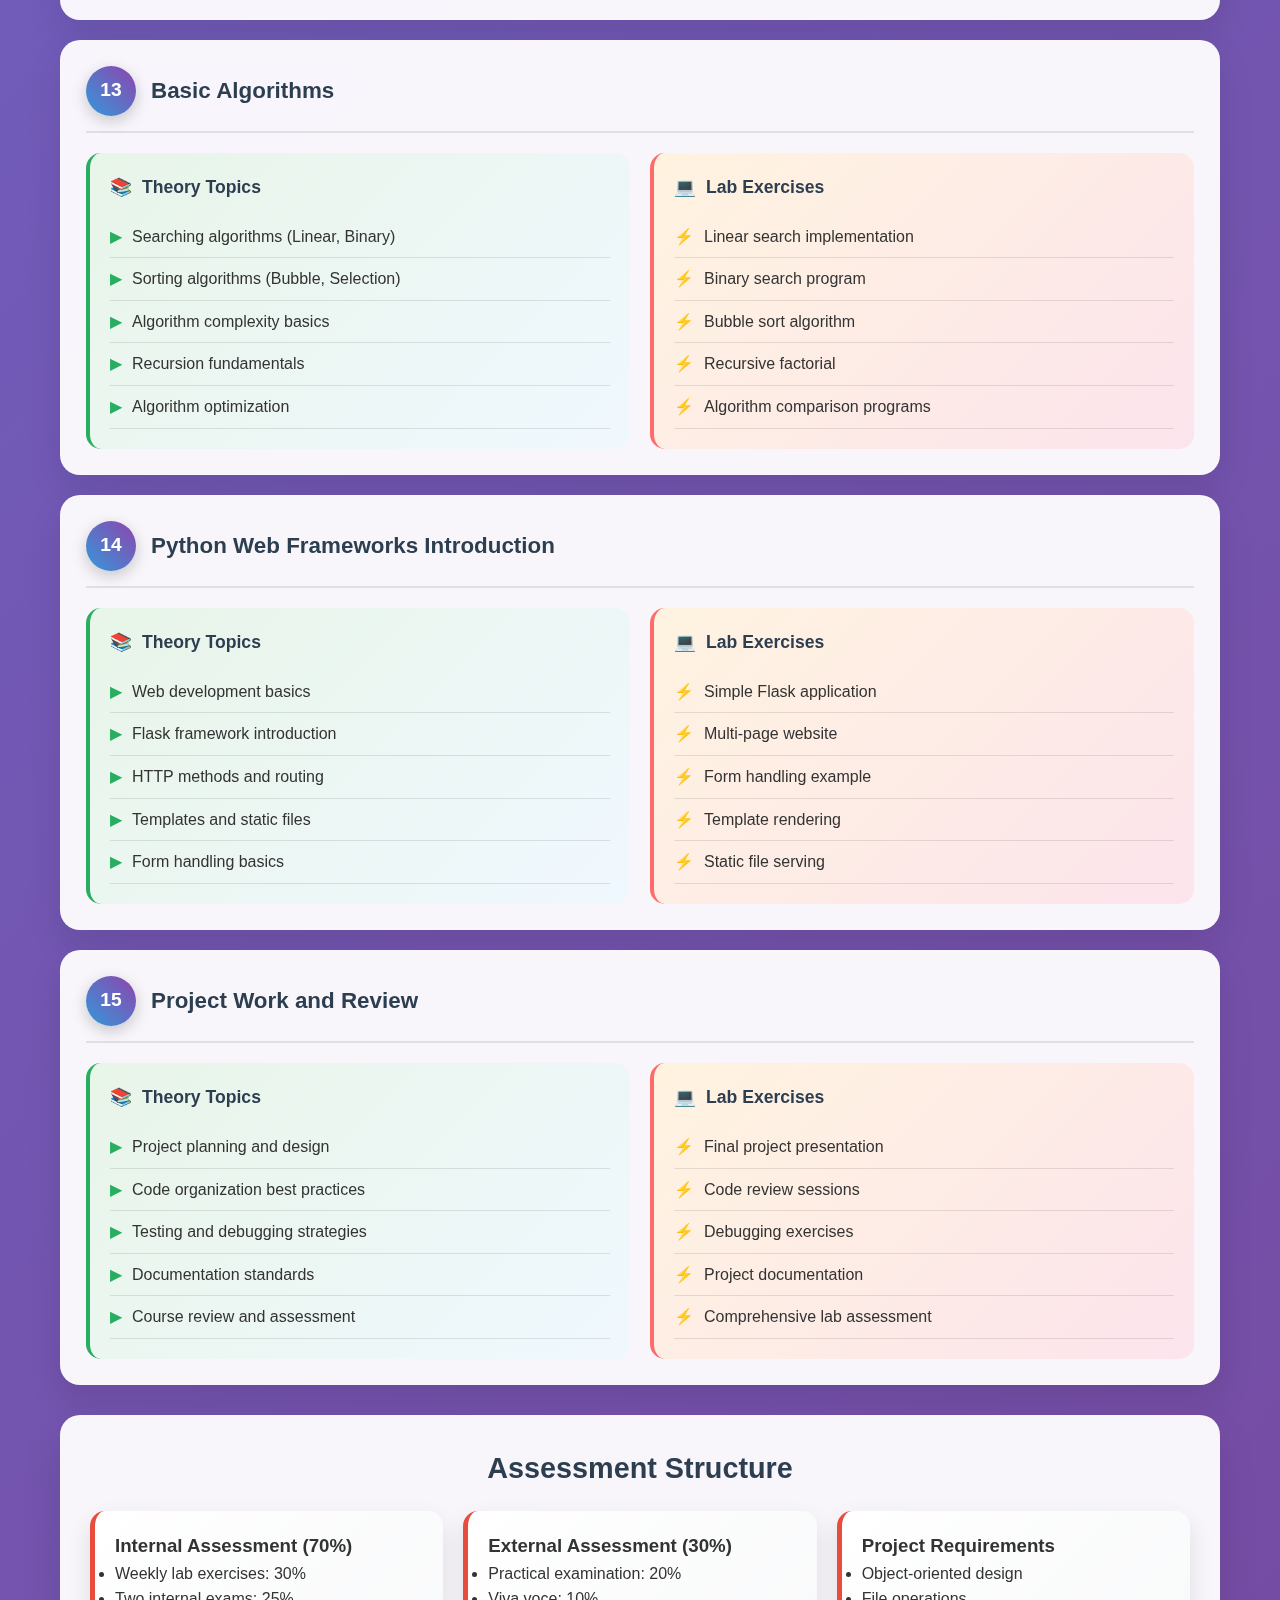
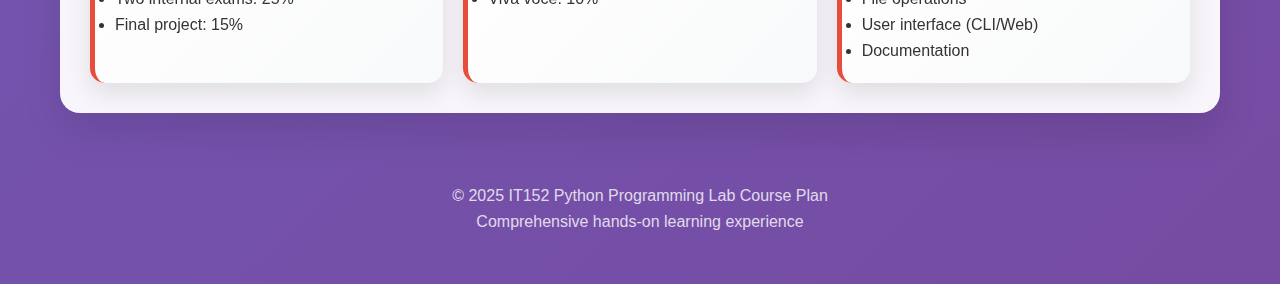
<file: it152.html>
<!DOCTYPE html>
<html lang="en">
<head>
    <meta charset="UTF-8">
    <meta name="viewport" content="width=device-width, initial-scale=1.0">
    <title>IT152 Python Programming Lab - Course Plan</title>
    <style>
        * {
            margin: 0;
            padding: 0;
            box-sizing: border-box;
        }
        
        body {
            font-family: 'Segoe UI', Tahoma, Geneva, Verdana, sans-serif;
            line-height: 1.6;
            color: #333;
            background: linear-gradient(135deg, #667eea 0%, #764ba2 100%);
            min-height: 100vh;
        }
        
        .container {
            max-width: 1200px;
            margin: 0 auto;
            padding: 20px;
        }
        
        .header {
            background: rgba(255, 255, 255, 0.95);
            backdrop-filter: blur(10px);
            border-radius: 20px;
            padding: 30px;
            margin-bottom: 30px;
            box-shadow: 0 20px 40px rgba(0, 0, 0, 0.1);
            text-align: center;
            border: 1px solid rgba(255, 255, 255, 0.2);
        }
        
        .header h1 {
            color: #2c3e50;
            font-size: 2.5em;
            margin-bottom: 10px;
            background: linear-gradient(45deg, #3498db, #8e44ad);
            -webkit-background-clip: text;
            -webkit-text-fill-color: transparent;
            background-clip: text;
        }
        
        .course-info {
            display: grid;
            grid-template-columns: repeat(auto-fit, minmax(250px, 1fr));
            gap: 20px;
            margin: 20px 0;
        }
        
        .info-card {
            background: rgba(255, 255, 255, 0.9);
            padding: 20px;
            border-radius: 15px;
            box-shadow: 0 10px 30px rgba(0, 0, 0, 0.1);
            transition: transform 0.3s ease, box-shadow 0.3s ease;
            border-left: 5px solid #3498db;
        }
        
        .info-card:hover {
            transform: translateY(-5px);
            box-shadow: 0 15px 40px rgba(0, 0, 0, 0.15);
        }
        
        .info-card h3 {
            color: #2c3e50;
            margin-bottom: 10px;
            font-size: 1.2em;
        }
        
        .objectives {
            background: rgba(255, 255, 255, 0.95);
            backdrop-filter: blur(10px);
            border-radius: 20px;
            padding: 30px;
            margin-bottom: 30px;
            box-shadow: 0 20px 40px rgba(0, 0, 0, 0.1);
        }
        
        .objectives h2 {
            color: #2c3e50;
            margin-bottom: 20px;
            font-size: 1.8em;
            text-align: center;
        }
        
        .objectives ul {
            list-style: none;
            padding: 0;
        }
        
        .objectives li {
            background: linear-gradient(45deg, #e8f5e8, #f0f8ff);
            margin: 10px 0;
            padding: 15px;
            border-radius: 10px;
            position: relative;
            transition: transform 0.3s ease;
            border-left: 4px solid #27ae60;
        }
        
        .objectives li:hover {
            transform: translateX(10px);
        }
        
        .objectives li::before {
            content: "✓";
            color: #27ae60;
            font-weight: bold;
            margin-right: 10px;
        }
        
        .weekly-plan {
            display: grid;
            gap: 20px;
        }
        
        .week {
            background: rgba(255, 255, 255, 0.95);
            backdrop-filter: blur(10px);
            border-radius: 20px;
            padding: 25px;
            box-shadow: 0 15px 35px rgba(0, 0, 0, 0.1);
            transition: transform 0.3s ease, box-shadow 0.3s ease;
            border: 1px solid rgba(255, 255, 255, 0.2);
        }
        
        .week:hover {
            transform: translateY(-5px);
            box-shadow: 0 20px 40px rgba(0, 0, 0, 0.15);
        }
        
        .week-header {
            display: flex;
            align-items: center;
            margin-bottom: 20px;
            padding-bottom: 15px;
            border-bottom: 2px solid #e0e0e0;
        }
        
        .week-number {
            background: linear-gradient(45deg, #3498db, #8e44ad);
            color: white;
            width: 50px;
            height: 50px;
            border-radius: 50%;
            display: flex;
            align-items: center;
            justify-content: center;
            font-weight: bold;
            font-size: 1.2em;
            margin-right: 15px;
            box-shadow: 0 5px 15px rgba(0, 0, 0, 0.2);
        }
        
        .week-title {
            color: #2c3e50;
            font-size: 1.4em;
            font-weight: bold;
        }
        
        .week-content {
            display: grid;
            grid-template-columns: 1fr 1fr;
            gap: 20px;
        }
        
        .topics, .lab-exercises {
            padding: 20px;
            border-radius: 15px;
            transition: transform 0.3s ease;
        }
        
        .topics {
            background: linear-gradient(135deg, #e8f5e8, #f0f8ff);
            border-left: 4px solid #27ae60;
        }
        
        .lab-exercises {
            background: linear-gradient(135deg, #fff3e0, #fce4ec);
            border-left: 4px solid #ff6b6b;
        }
        
        .topics:hover, .lab-exercises:hover {
            transform: scale(1.02);
        }
        
        .topics h4, .lab-exercises h4 {
            color: #2c3e50;
            margin-bottom: 15px;
            font-size: 1.1em;
            display: flex;
            align-items: center;
        }
        
        .topics h4::before {
            content: "📚";
            margin-right: 10px;
        }
        
        .lab-exercises h4::before {
            content: "💻";
            margin-right: 10px;
        }
        
        .topics ul, .lab-exercises ul {
            list-style: none;
            padding: 0;
        }
        
        .topics li, .lab-exercises li {
            padding: 8px 0;
            border-bottom: 1px solid rgba(0, 0, 0, 0.1);
            transition: color 0.3s ease;
        }
        
        .topics li:hover, .lab-exercises li:hover {
            color: #3498db;
            cursor: pointer;
        }
        
        .topics li::before {
            content: "▶";
            color: #27ae60;
            margin-right: 10px;
        }
        
        .lab-exercises li::before {
            content: "⚡";
            color: #ff6b6b;
            margin-right: 10px;
        }
        
        .assessment {
            background: rgba(255, 255, 255, 0.95);
            backdrop-filter: blur(10px);
            border-radius: 20px;
            padding: 30px;
            margin-top: 30px;
            box-shadow: 0 20px 40px rgba(0, 0, 0, 0.1);
        }
        
        .assessment h2 {
            color: #2c3e50;
            margin-bottom: 20px;
            text-align: center;
            font-size: 1.8em;
        }
        
        .assessment-grid {
            display: grid;
            grid-template-columns: repeat(auto-fit, minmax(300px, 1fr));
            gap: 20px;
        }
        
        .assessment-item {
            background: linear-gradient(135deg, #fff, #f8f9fa);
            padding: 20px;
            border-radius: 15px;
            box-shadow: 0 10px 25px rgba(0, 0, 0, 0.1);
            transition: transform 0.3s ease;
            border-left: 5px solid #e74c3c;
        }
        
        .assessment-item:hover {
            transform: translateY(-5px);
        }
        
        .footer {
            text-align: center;
            padding: 30px;
            color: rgba(255, 255, 255, 0.8);
            margin-top: 40px;
        }
        
        @media (max-width: 768px) {
            .week-content {
                grid-template-columns: 1fr;
            }
            
            .course-info {
                grid-template-columns: 1fr;
            }
            
            .header h1 {
                font-size: 2em;
            }
        }
        
        @media (max-width: 480px) {
            .container {
                padding: 10px;
            }
            
            .header, .week, .objectives, .assessment {
                padding: 20px;
            }
        }
    </style>
</head>
<body>
    <div class="container">
        <div class="header">
            <h1>IT152 Python Programming Lab</h1>
            <p style="font-size: 1.2em; color: #666; margin-top: 10px;">Comprehensive Course Plan</p>
            
            <div class="course-info">
                <div class="info-card">
                    <h3>Course Code</h3>
                    <p>IT152</p>
                </div>
                <div class="info-card">
                    <h3>Credits</h3>
                    <p>2 (0-0-2)</p>
                </div>
                <div class="info-card">
                    <h3>Duration</h3>
                    <p>15 Weeks</p>
                </div>
                <div class="info-card">
                    <h3>Contact Hours</h3>
                    <p>30 Hours</p>
                </div>
            </div>
        </div>

        <div class="objectives">
            <h2>Course Objectives</h2>
            <ul>
                <li>Learn to write, test, and debug simple Python programs</li>
                <li>Master loops and conditional statements in Python</li>
                <li>Apply Object-Oriented Programming (OOP) concepts in Python</li>
                <li>Implement file operations for reading and writing data</li>
                <li>Perform various string operations and manipulations</li>
                <li>Work with basic data structures and algorithms</li>
                <li>Introduction to Python web frameworks</li>
            </ul>
        </div>

        <div class="weekly-plan">
            <div class="week">
                <div class="week-header">
                    <div class="week-number">1</div>
                    <div class="week-title">Introduction to Python & Development Environment</div>
                </div>
                <div class="week-content">
                    <div class="topics">
                        <h4>Theory Topics</h4>
                        <ul>
                            <li>Python installation and setup</li>
                            <li>Python IDE/Editor configuration</li>
                            <li>Python syntax and basic structure</li>
                            <li>Variables and data types</li>
                            <li>Input/Output operations</li>
                        </ul>
                    </div>
                    <div class="lab-exercises">
                        <h4>Lab Exercises</h4>
                        <ul>
                            <li>Install Python and IDE setup</li>
                            <li>Write "Hello World" program</li>
                            <li>Create simple calculator</li>
                            <li>Variable assignment exercises</li>
                            <li>Basic I/O programs</li>
                        </ul>
                    </div>
                </div>
            </div>

            <div class="week">
                <div class="week-header">
                    <div class="week-number">2</div>
                    <div class="week-title">Operators and Expressions</div>
                </div>
                <div class="week-content">
                    <div class="topics">
                        <h4>Theory Topics</h4>
                        <ul>
                            <li>Arithmetic operators</li>
                            <li>Comparison operators</li>
                            <li>Logical operators</li>
                            <li>Assignment operators</li>
                            <li>Operator precedence</li>
                        </ul>
                    </div>
                    <div class="lab-exercises">
                        <h4>Lab Exercises</h4>
                        <ul>
                            <li>Mathematical expression programs</li>
                            <li>Comparison operation examples</li>
                            <li>Logical operation programs</li>
                            <li>Assignment operator usage</li>
                            <li>Complex expression evaluation</li>
                        </ul>
                    </div>
                </div>
            </div>

            <div class="week">
                <div class="week-header">
                    <div class="week-number">3</div>
                    <div class="week-title">Conditional Statements</div>
                </div>
                <div class="week-content">
                    <div class="topics">
                        <h4>Theory Topics</h4>
                        <ul>
                            <li>if statement</li>
                            <li>if-else statement</li>
                            <li>elif statement</li>
                            <li>Nested conditional statements</li>
                            <li>Conditional expressions (ternary operator)</li>
                        </ul>
                    </div>
                    <div class="lab-exercises">
                        <h4>Lab Exercises</h4>
                        <ul>
                            <li>Grade calculator program</li>
                            <li>Age category classifier</li>
                            <li>Menu-driven calculator</li>
                            <li>Leap year checker</li>
                            <li>Nested condition examples</li>
                        </ul>
                    </div>
                </div>
            </div>

            <div class="week">
                <div class="week-header">
                    <div class="week-number">4</div>
                    <div class="week-title">Loops - Part 1</div>
                </div>
                <div class="week-content">
                    <div class="topics">
                        <h4>Theory Topics</h4>
                        <ul>
                            <li>for loop fundamentals</li>
                            <li>range() function</li>
                            <li>Loop with sequences</li>
                            <li>Loop control statements</li>
                            <li>break and continue</li>
                        </ul>
                    </div>
                    <div class="lab-exercises">
                        <h4>Lab Exercises</h4>
                        <ul>
                            <li>Number pattern programs</li>
                            <li>Sum and average calculations</li>
                            <li>Multiplication tables</li>
                            <li>Number guessing game</li>
                            <li>Prime number checker</li>
                        </ul>
                    </div>
                </div>
            </div>

            <div class="week">
                <div class="week-header">
                    <div class="week-number">5</div>
                    <div class="week-title">Loops - Part 2</div>
                </div>
                <div class="week-content">
                    <div class="topics">
                        <h4>Theory Topics</h4>
                        <ul>
                            <li>while loop</li>
                            <li>Nested loops</li>
                            <li>Loop else clause</li>
                            <li>Infinite loops and prevention</li>
                            <li>Loop optimization techniques</li>
                        </ul>
                    </div>
                    <div class="lab-exercises">
                        <h4>Lab Exercises</h4>
                        <ul>
                            <li>Factorial calculator</li>
                            <li>Fibonacci series generator</li>
                            <li>Star pattern programs</li>
                            <li>Digital clock simulation</li>
                            <li>Menu-driven applications</li>
                        </ul>
                    </div>
                </div>
            </div>

            <div class="week">
                <div class="week-header">
                    <div class="week-number">6</div>
                    <div class="week-title">String Operations</div>
                </div>
                <div class="week-content">
                    <div class="topics">
                        <h4>Theory Topics</h4>
                        <ul>
                            <li>String creation and indexing</li>
                            <li>String slicing operations</li>
                            <li>String methods and functions</li>
                            <li>String formatting techniques</li>
                            <li>Regular expressions basics</li>
                        </ul>
                    </div>
                    <div class="lab-exercises">
                        <h4>Lab Exercises</h4>
                        <ul>
                            <li>Text manipulation programs</li>
                            <li>String reversal and palindrome</li>
                            <li>Word count and character count</li>
                            <li>String formatting examples</li>
                            <li>Text processing applications</li>
                        </ul>
                    </div>
                </div>
            </div>

            <div class="week">
                <div class="week-header">
                    <div class="week-number">7</div>
                    <div class="week-title">Data Structures - Lists and Tuples</div>
                </div>
                <div class="week-content">
                    <div class="topics">
                        <h4>Theory Topics</h4>
                        <ul>
                            <li>List creation and manipulation</li>
                            <li>List methods and operations</li>
                            <li>Tuple fundamentals</li>
                            <li>List vs Tuple comparison</li>
                            <li>List comprehensions</li>
                        </ul>
                    </div>
                    <div class="lab-exercises">
                        <h4>Lab Exercises</h4>
                        <ul>
                            <li>Student grade management system</li>
                            <li>Shopping cart application</li>
                            <li>List sorting and searching</li>
                            <li>Matrix operations</li>
                            <li>Data analysis with lists</li>
                        </ul>
                    </div>
                </div>
            </div>

            <div class="week">
                <div class="week-header">
                    <div class="week-number">8</div>
                    <div class="week-title">Data Structures - Dictionaries and Sets</div>
                </div>
                <div class="week-content">
                    <div class="topics">
                        <h4>Theory Topics</h4>
                        <ul>
                            <li>Dictionary creation and access</li>
                            <li>Dictionary methods</li>
                            <li>Set operations and methods</li>
                            <li>Dictionary vs Set comparison</li>
                            <li>Nested data structures</li>
                        </ul>
                    </div>
                    <div class="lab-exercises">
                        <h4>Lab Exercises</h4>
                        <ul>
                            <li>Phone book application</li>
                            <li>Inventory management system</li>
                            <li>Set operations examples</li>
                            <li>Word frequency counter</li>
                            <li>Data transformation programs</li>
                        </ul>
                    </div>
                </div>
            </div>

            <div class="week">
                <div class="week-header">
                    <div class="week-number">9</div>
                    <div class="week-title">Functions and Modules</div>
                </div>
                <div class="week-content">
                    <div class="topics">
                        <h4>Theory Topics</h4>
                        <ul>
                            <li>Function definition and calling</li>
                            <li>Parameters and arguments</li>
                            <li>Return statements</li>
                            <li>Local and global scope</li>
                            <li>Module creation and import</li>
                        </ul>
                    </div>
                    <div class="lab-exercises">
                        <h4>Lab Exercises</h4>
                        <ul>
                            <li>Mathematical function library</li>
                            <li>String utility functions</li>
                            <li>Calculator with functions</li>
                            <li>Module creation examples</li>
                            <li>Function parameter variations</li>
                        </ul>
                    </div>
                </div>
            </div>

            <div class="week">
                <div class="week-header">
                    <div class="week-number">10</div>
                    <div class="week-title">File Operations</div>
                </div>
                <div class="week-content">
                    <div class="topics">
                        <h4>Theory Topics</h4>
                        <ul>
                            <li>File opening and closing</li>
                            <li>Reading from files</li>
                            <li>Writing to files</li>
                            <li>File modes and methods</li>
                            <li>Error handling in file operations</li>
                        </ul>
                    </div>
                    <div class="lab-exercises">
                        <h4>Lab Exercises</h4>
                        <ul>
                            <li>Text file reader/writer</li>
                            <li>Student record management</li>
                            <li>Log file analyzer</li>
                            <li>CSV file operations</li>
                            <li>File backup utility</li>
                        </ul>
                    </div>
                </div>
            </div>

            <div class="week">
                <div class="week-header">
                    <div class="week-number">11</div>
                    <div class="week-title">Object-Oriented Programming - Part 1</div>
                </div>
                <div class="week-content">
                    <div class="topics">
                        <h4>Theory Topics</h4>
                        <ul>
                            <li>Classes and objects</li>
                            <li>Attributes and methods</li>
                            <li>Constructor (__init__)</li>
                            <li>Instance vs class variables</li>
                            <li>Method types</li>
                        </ul>
                    </div>
                    <div class="lab-exercises">
                        <h4>Lab Exercises</h4>
                        <ul>
                            <li>Student class implementation</li>
                            <li>Bank account class</li>
                            <li>Rectangle class with methods</li>
                            <li>Employee management system</li>
                            <li>Book class with operations</li>
                        </ul>
                    </div>
                </div>
            </div>

            <div class="week">
                <div class="week-header">
                    <div class="week-number">12</div>
                    <div class="week-title">Object-Oriented Programming - Part 2</div>
                </div>
                <div class="week-content">
                    <div class="topics">
                        <h4>Theory Topics</h4>
                        <ul>
                            <li>Inheritance concepts</li>
                            <li>Method overriding</li>
                            <li>Polymorphism</li>
                            <li>Encapsulation</li>
                            <li>Special methods</li>
                        </ul>
                    </div>
                    <div class="lab-exercises">
                        <h4>Lab Exercises</h4>
                        <ul>
                            <li>Vehicle inheritance hierarchy</li>
                            <li>Shape class with polymorphism</li>
                            <li>Animal class inheritance</li>
                            <li>Library management system</li>
                            <li>E-commerce product classes</li>
                        </ul>
                    </div>
                </div>
            </div>

            <div class="week">
                <div class="week-header">
                    <div class="week-number">13</div>
                    <div class="week-title">Basic Algorithms</div>
                </div>
                <div class="week-content">
                    <div class="topics">
                        <h4>Theory Topics</h4>
                        <ul>
                            <li>Searching algorithms (Linear, Binary)</li>
                            <li>Sorting algorithms (Bubble, Selection)</li>
                            <li>Algorithm complexity basics</li>
                            <li>Recursion fundamentals</li>
                            <li>Algorithm optimization</li>
                        </ul>
                    </div>
                    <div class="lab-exercises">
                        <h4>Lab Exercises</h4>
                        <ul>
                            <li>Linear search implementation</li>
                            <li>Binary search program</li>
                            <li>Bubble sort algorithm</li>
                            <li>Recursive factorial</li>
                            <li>Algorithm comparison programs</li>
                        </ul>
                    </div>
                </div>
            </div>

            <div class="week">
                <div class="week-header">
                    <div class="week-number">14</div>
                    <div class="week-title">Python Web Frameworks Introduction</div>
                </div>
                <div class="week-content">
                    <div class="topics">
                        <h4>Theory Topics</h4>
                        <ul>
                            <li>Web development basics</li>
                            <li>Flask framework introduction</li>
                            <li>HTTP methods and routing</li>
                            <li>Templates and static files</li>
                            <li>Form handling basics</li>
                        </ul>
                    </div>
                    <div class="lab-exercises">
                        <h4>Lab Exercises</h4>
                        <ul>
                            <li>Simple Flask application</li>
                            <li>Multi-page website</li>
                            <li>Form handling example</li>
                            <li>Template rendering</li>
                            <li>Static file serving</li>
                        </ul>
                    </div>
                </div>
            </div>

            <div class="week">
                <div class="week-header">
                    <div class="week-number">15</div>
                    <div class="week-title">Project Work and Review</div>
                </div>
                <div class="week-content">
                    <div class="topics">
                        <h4>Theory Topics</h4>
                        <ul>
                            <li>Project planning and design</li>
                            <li>Code organization best practices</li>
                            <li>Testing and debugging strategies</li>
                            <li>Documentation standards</li>
                            <li>Course review and assessment</li>
                        </ul>
                    </div>
                    <div class="lab-exercises">
                        <h4>Lab Exercises</h4>
                        <ul>
                            <li>Final project presentation</li>
                            <li>Code review sessions</li>
                            <li>Debugging exercises</li>
                            <li>Project documentation</li>
                            <li>Comprehensive lab assessment</li>
                        </ul>
                    </div>
                </div>
            </div>
        </div>

        <div class="assessment">
            <h2>Assessment Structure</h2>
            <div class="assessment-grid">
                <div class="assessment-item">
                    <h3>Internal Assessment (70%)</h3>
                    <ul>
                        <li>Weekly lab exercises: 30%</li>
                        <li>Two internal exams: 25%</li>
                        <li>Final project: 15%</li>
                    </ul>
                </div>
                <div class="assessment-item">
                    <h3>External Assessment (30%)</h3>
                    <ul>
                        <li>Practical examination: 20%</li>
                        <li>Viva voce: 10%</li>
                    </ul>
                </div>
                <div class="assessment-item">
                    <h3>Project Requirements</h3>
                    <ul>
                        <li>Object-oriented design</li>
                        <li>File operations</li>
                        <li>User interface (CLI/Web)</li>
                        <li>Documentation</li>
                    </ul>
                </div>
            </div>
        </div>

        <div class="footer">
            <p>&copy; 2025 IT152 Python Programming Lab Course Plan</p>
            <p>Comprehensive hands-on learning experience</p>
        </div>
    </div>
</body>
</html>
</file>
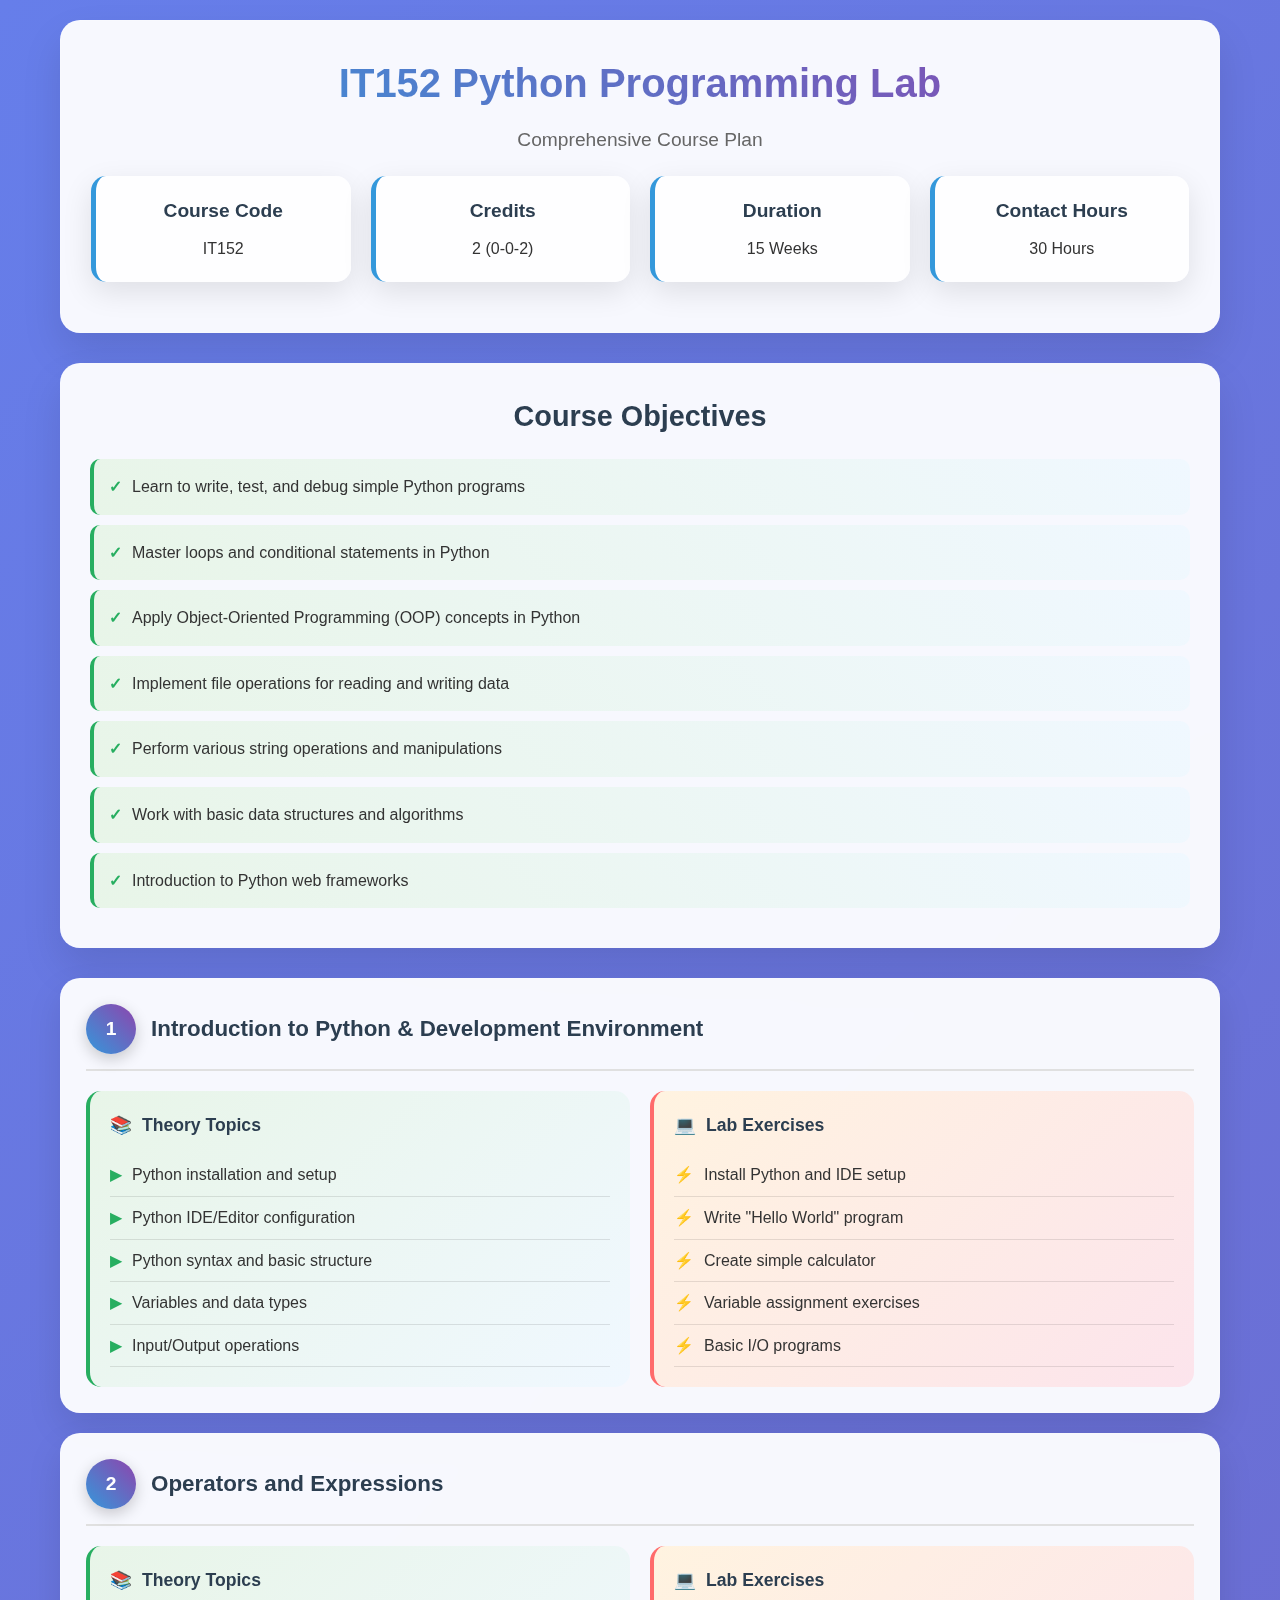
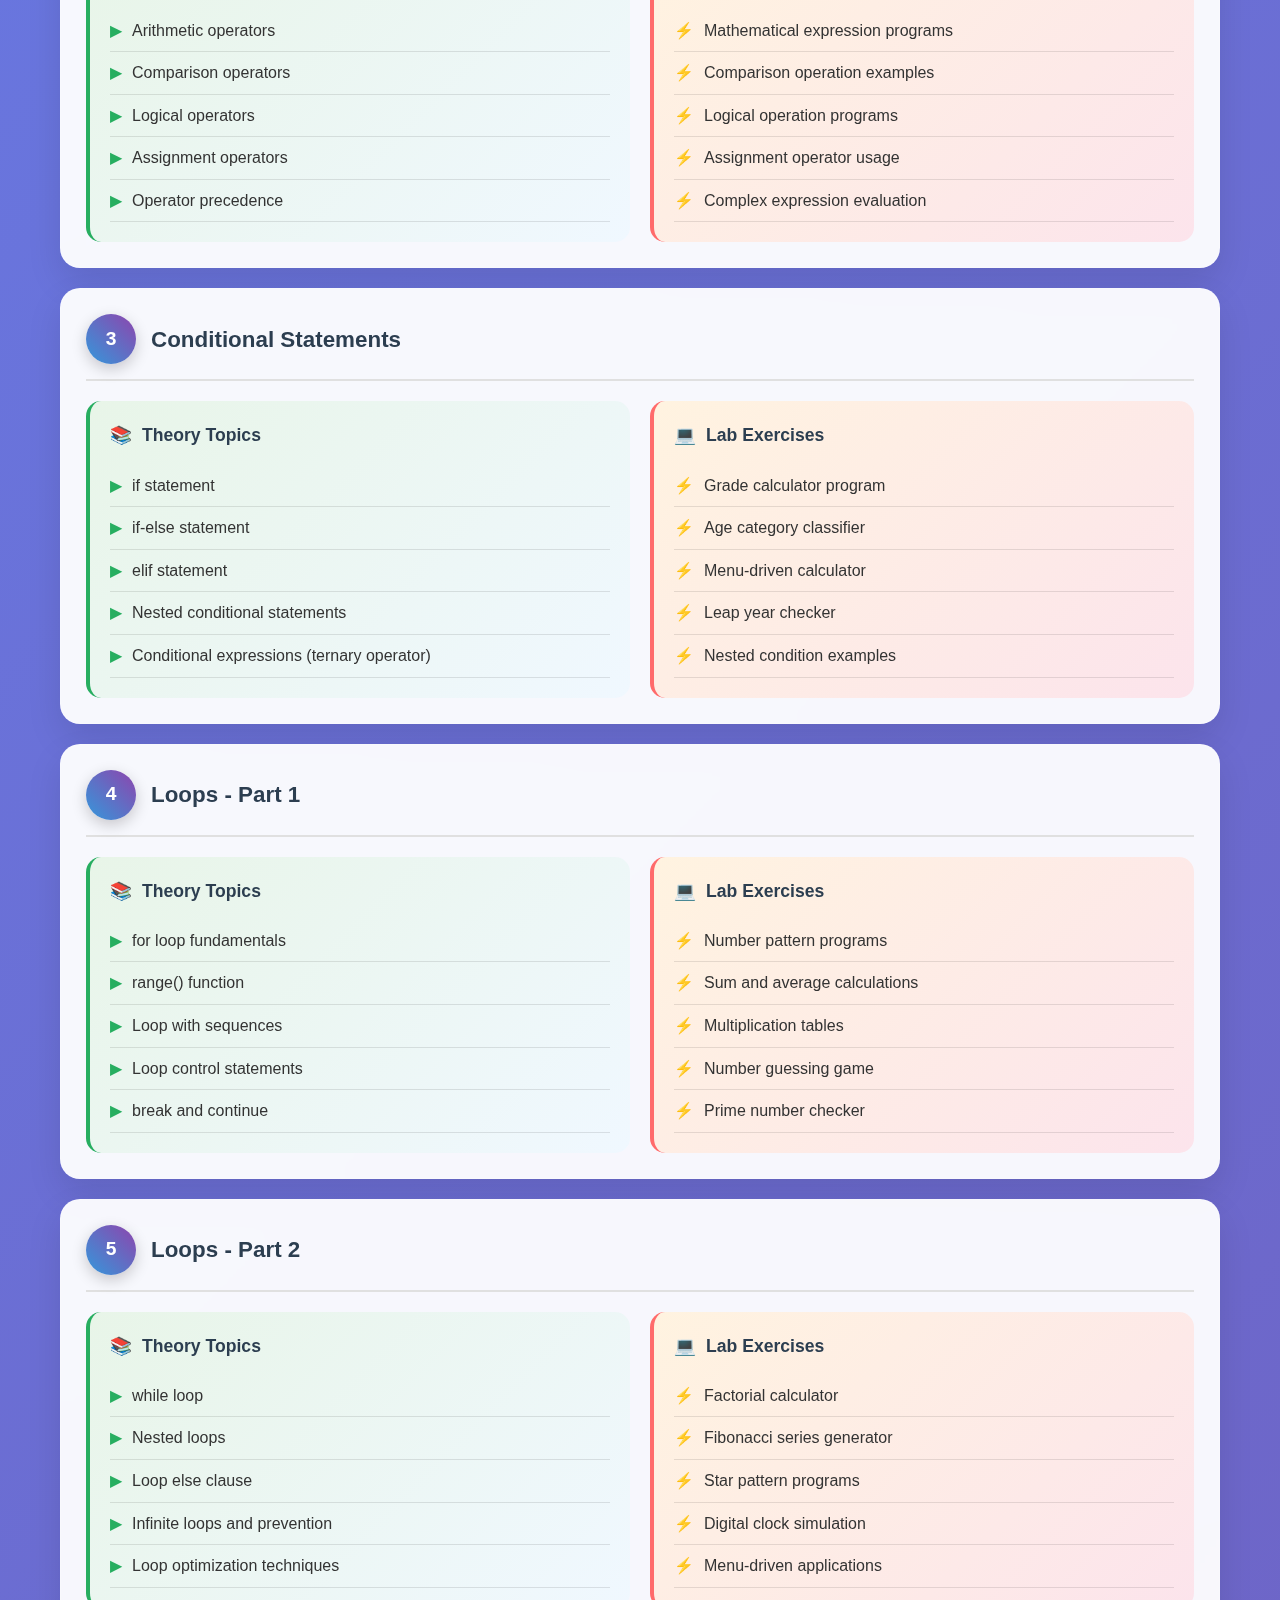
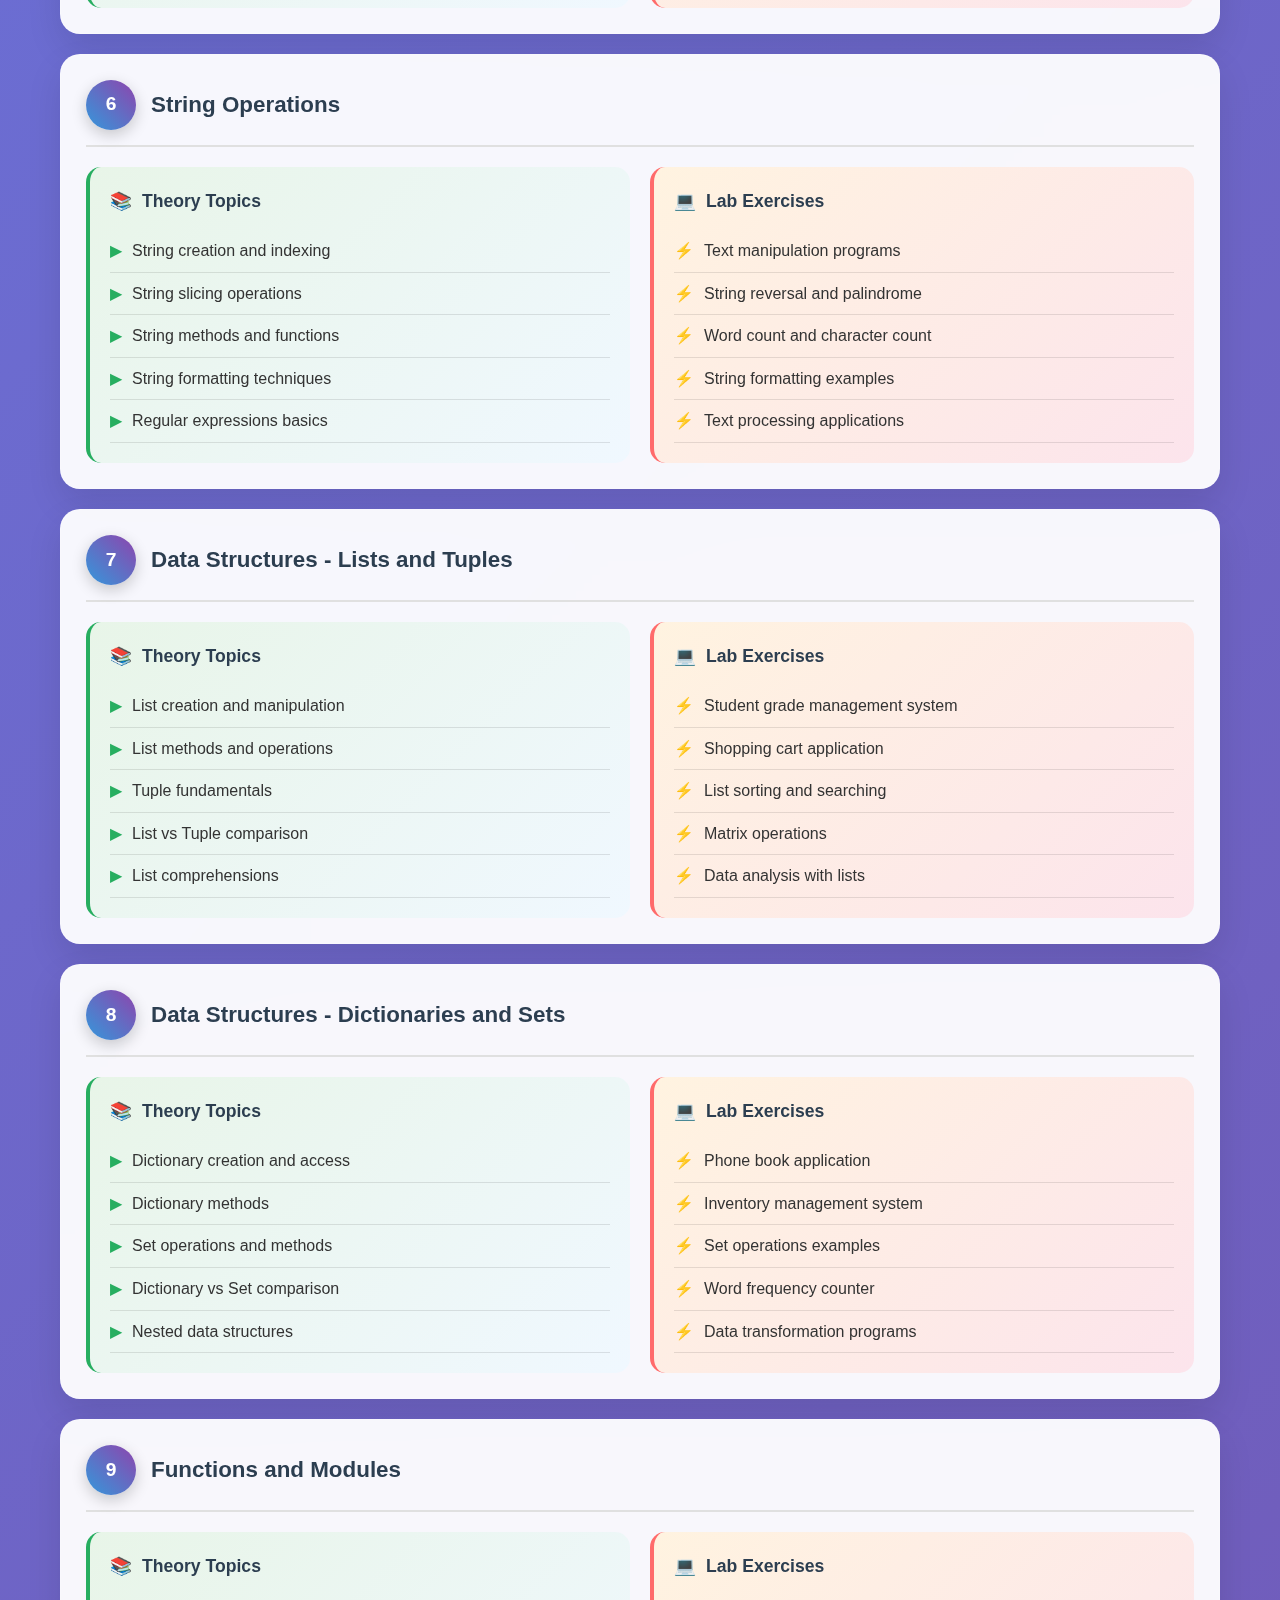
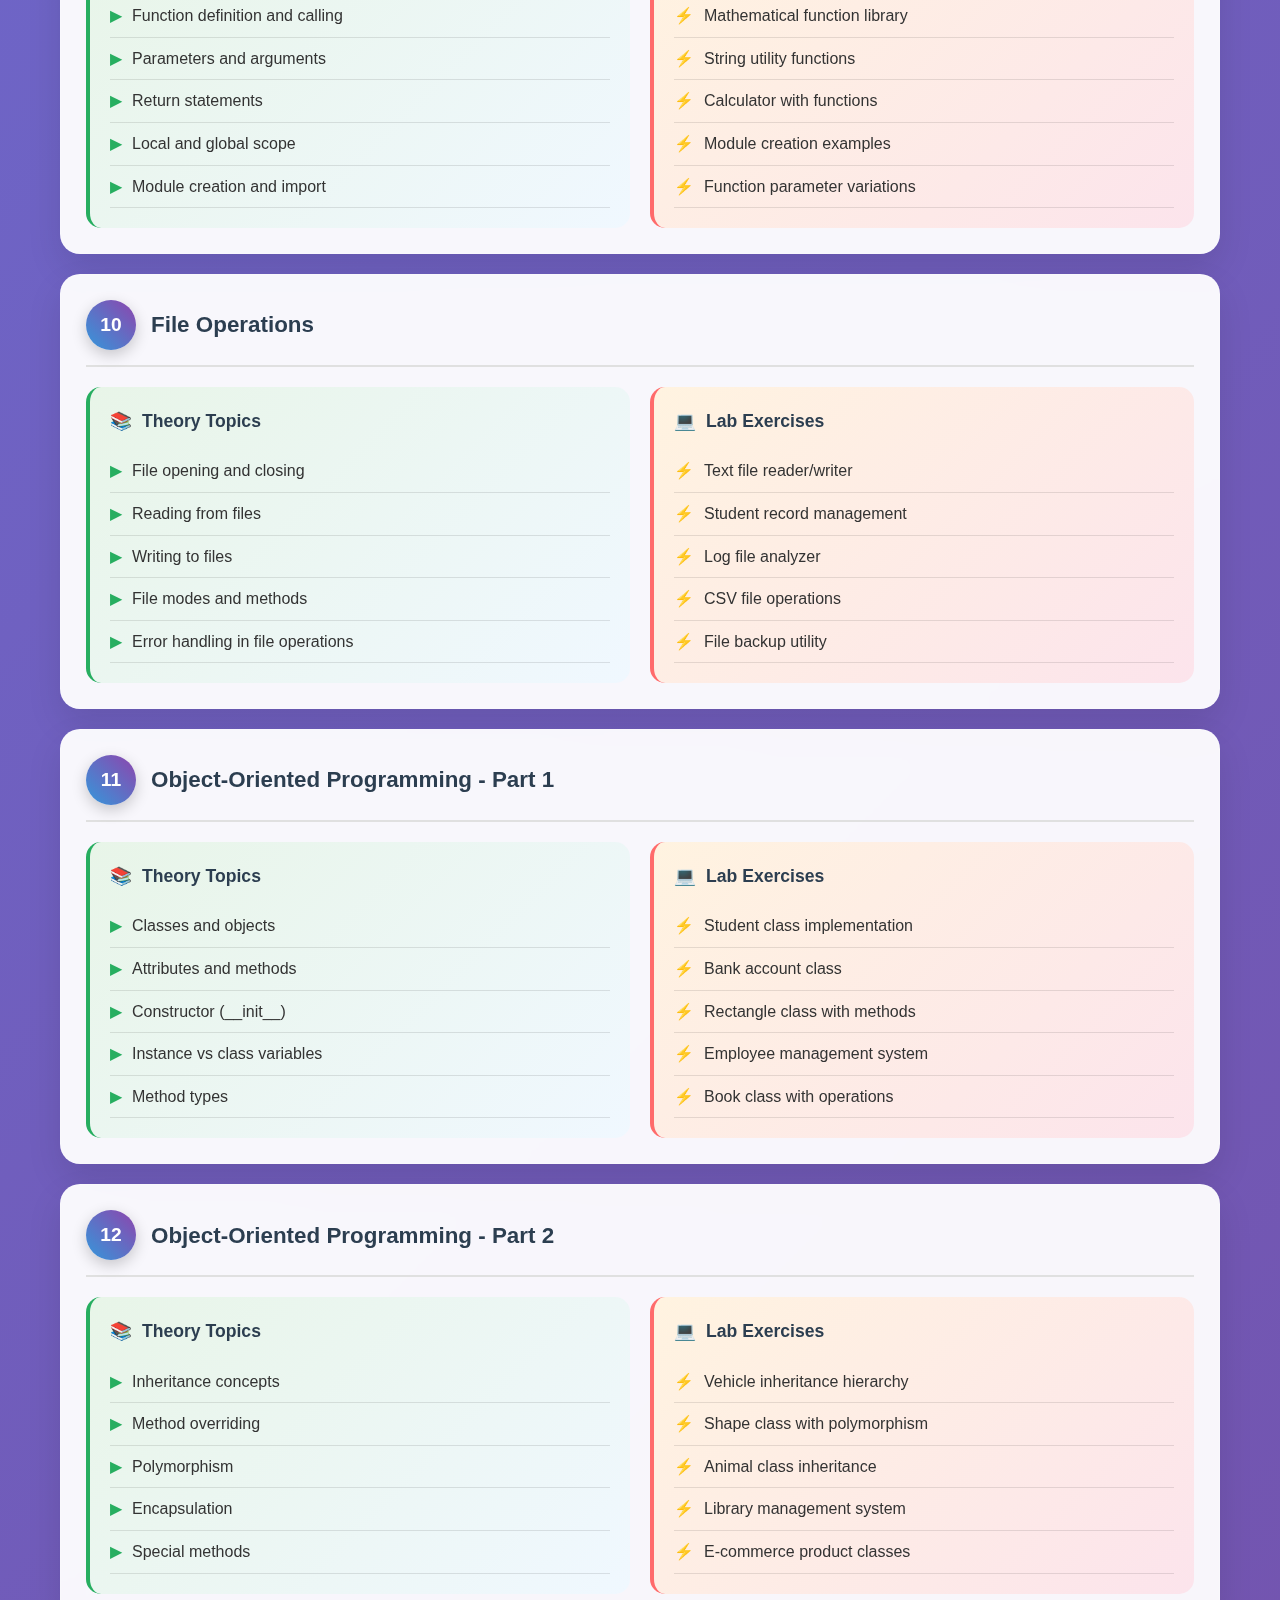
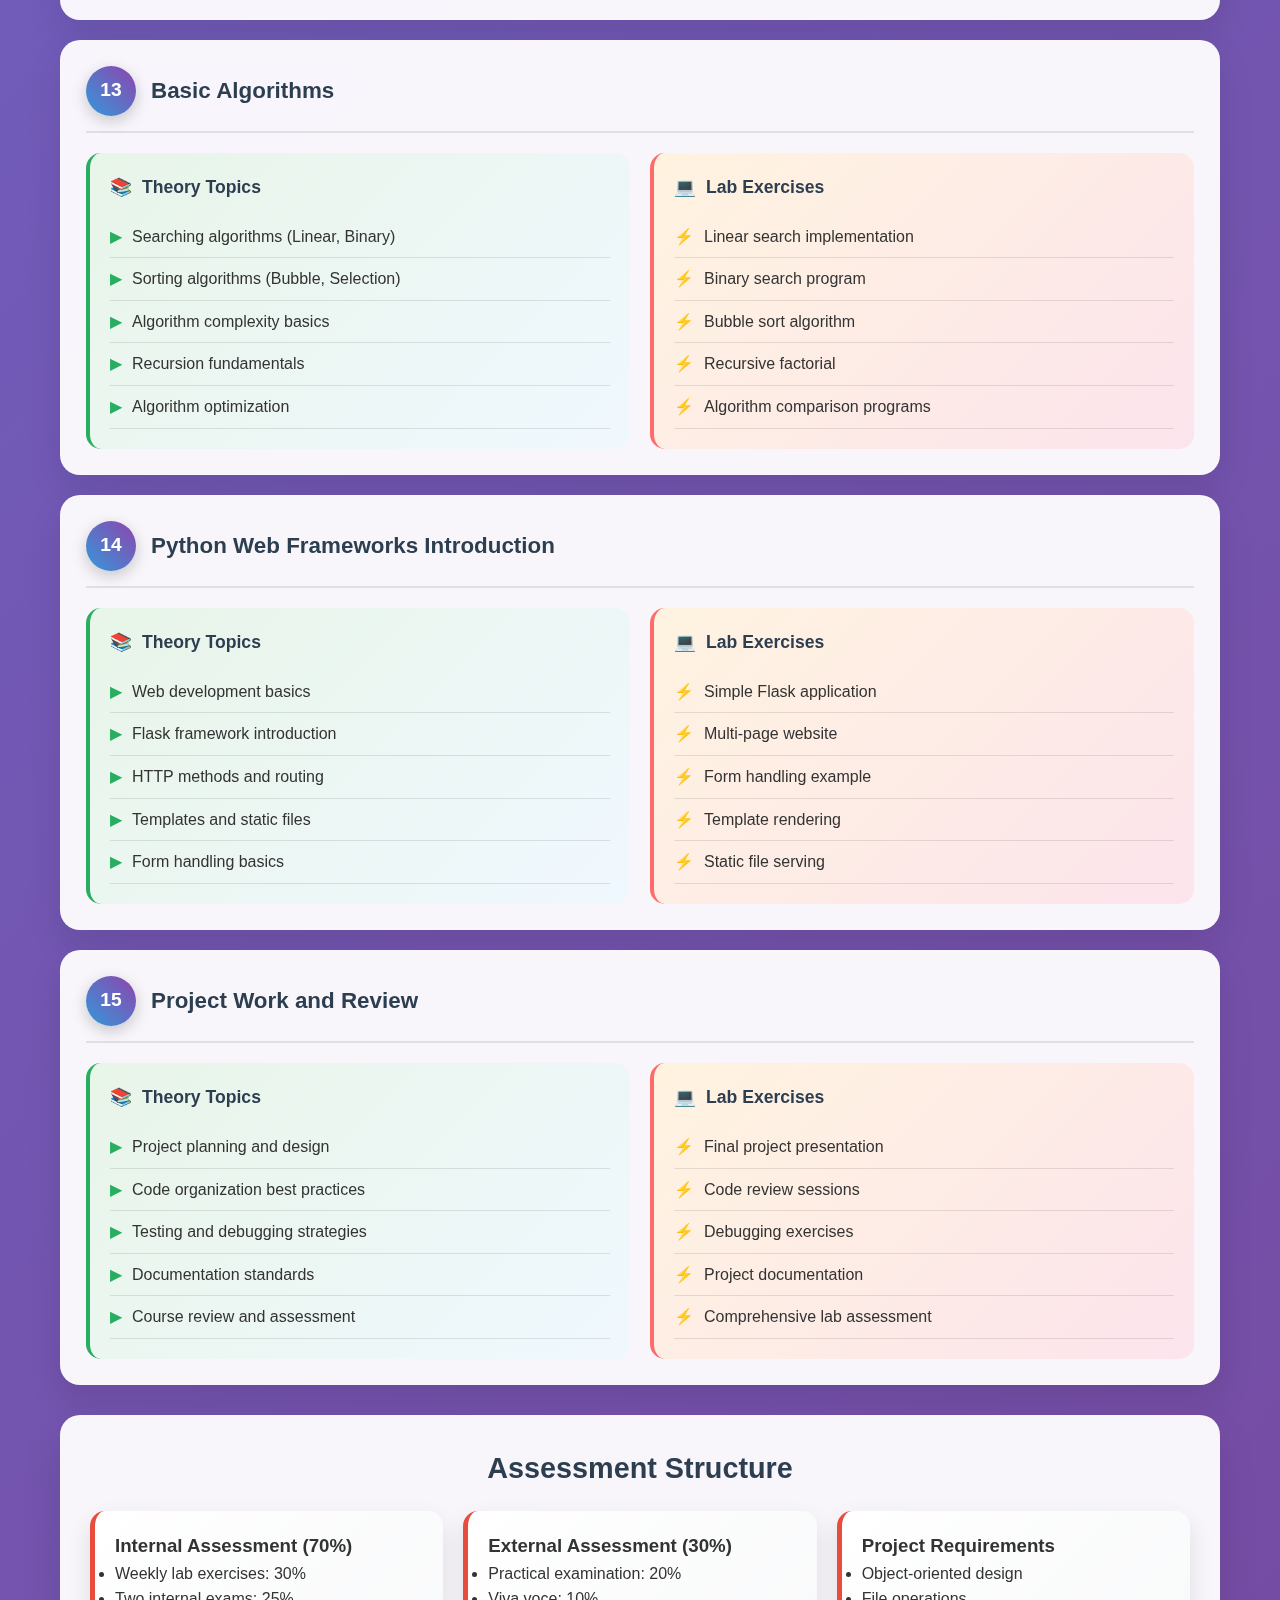
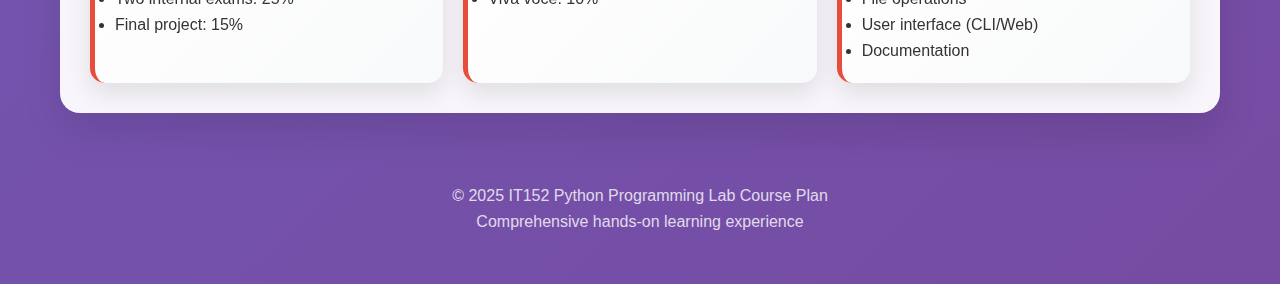
<file: IT152.html>
<!DOCTYPE html>
<html lang="en">
<head>
    <meta charset="UTF-8">
    <meta name="viewport" content="width=device-width, initial-scale=1.0">
    <title>IT152 Python Programming Lab - Course Plan</title>
    <style>
        * {
            margin: 0;
            padding: 0;
            box-sizing: border-box;
        }
        
        body {
            font-family: 'Segoe UI', Tahoma, Geneva, Verdana, sans-serif;
            line-height: 1.6;
            color: #333;
            background: linear-gradient(135deg, #667eea 0%, #764ba2 100%);
            min-height: 100vh;
        }
        
        .container {
            max-width: 1200px;
            margin: 0 auto;
            padding: 20px;
        }
        
        .header {
            background: rgba(255, 255, 255, 0.95);
            backdrop-filter: blur(10px);
            border-radius: 20px;
            padding: 30px;
            margin-bottom: 30px;
            box-shadow: 0 20px 40px rgba(0, 0, 0, 0.1);
            text-align: center;
            border: 1px solid rgba(255, 255, 255, 0.2);
        }
        
        .header h1 {
            color: #2c3e50;
            font-size: 2.5em;
            margin-bottom: 10px;
            background: linear-gradient(45deg, #3498db, #8e44ad);
            -webkit-background-clip: text;
            -webkit-text-fill-color: transparent;
            background-clip: text;
        }
        
        .course-info {
            display: grid;
            grid-template-columns: repeat(auto-fit, minmax(250px, 1fr));
            gap: 20px;
            margin: 20px 0;
        }
        
        .info-card {
            background: rgba(255, 255, 255, 0.9);
            padding: 20px;
            border-radius: 15px;
            box-shadow: 0 10px 30px rgba(0, 0, 0, 0.1);
            transition: transform 0.3s ease, box-shadow 0.3s ease;
            border-left: 5px solid #3498db;
        }
        
        .info-card:hover {
            transform: translateY(-5px);
            box-shadow: 0 15px 40px rgba(0, 0, 0, 0.15);
        }
        
        .info-card h3 {
            color: #2c3e50;
            margin-bottom: 10px;
            font-size: 1.2em;
        }
        
        .objectives {
            background: rgba(255, 255, 255, 0.95);
            backdrop-filter: blur(10px);
            border-radius: 20px;
            padding: 30px;
            margin-bottom: 30px;
            box-shadow: 0 20px 40px rgba(0, 0, 0, 0.1);
        }
        
        .objectives h2 {
            color: #2c3e50;
            margin-bottom: 20px;
            font-size: 1.8em;
            text-align: center;
        }
        
        .objectives ul {
            list-style: none;
            padding: 0;
        }
        
        .objectives li {
            background: linear-gradient(45deg, #e8f5e8, #f0f8ff);
            margin: 10px 0;
            padding: 15px;
            border-radius: 10px;
            position: relative;
            transition: transform 0.3s ease;
            border-left: 4px solid #27ae60;
        }
        
        .objectives li:hover {
            transform: translateX(10px);
        }
        
        .objectives li::before {
            content: "✓";
            color: #27ae60;
            font-weight: bold;
            margin-right: 10px;
        }
        
        .weekly-plan {
            display: grid;
            gap: 20px;
        }
        
        .week {
            background: rgba(255, 255, 255, 0.95);
            backdrop-filter: blur(10px);
            border-radius: 20px;
            padding: 25px;
            box-shadow: 0 15px 35px rgba(0, 0, 0, 0.1);
            transition: transform 0.3s ease, box-shadow 0.3s ease;
            border: 1px solid rgba(255, 255, 255, 0.2);
        }
        
        .week:hover {
            transform: translateY(-5px);
            box-shadow: 0 20px 40px rgba(0, 0, 0, 0.15);
        }
        
        .week-header {
            display: flex;
            align-items: center;
            margin-bottom: 20px;
            padding-bottom: 15px;
            border-bottom: 2px solid #e0e0e0;
        }
        
        .week-number {
            background: linear-gradient(45deg, #3498db, #8e44ad);
            color: white;
            width: 50px;
            height: 50px;
            border-radius: 50%;
            display: flex;
            align-items: center;
            justify-content: center;
            font-weight: bold;
            font-size: 1.2em;
            margin-right: 15px;
            box-shadow: 0 5px 15px rgba(0, 0, 0, 0.2);
        }
        
        .week-title {
            color: #2c3e50;
            font-size: 1.4em;
            font-weight: bold;
        }
        
        .week-content {
            display: grid;
            grid-template-columns: 1fr 1fr;
            gap: 20px;
        }
        
        .topics, .lab-exercises {
            padding: 20px;
            border-radius: 15px;
            transition: transform 0.3s ease;
        }
        
        .topics {
            background: linear-gradient(135deg, #e8f5e8, #f0f8ff);
            border-left: 4px solid #27ae60;
        }
        
        .lab-exercises {
            background: linear-gradient(135deg, #fff3e0, #fce4ec);
            border-left: 4px solid #ff6b6b;
        }
        
        .topics:hover, .lab-exercises:hover {
            transform: scale(1.02);
        }
        
        .topics h4, .lab-exercises h4 {
            color: #2c3e50;
            margin-bottom: 15px;
            font-size: 1.1em;
            display: flex;
            align-items: center;
        }
        
        .topics h4::before {
            content: "📚";
            margin-right: 10px;
        }
        
        .lab-exercises h4::before {
            content: "💻";
            margin-right: 10px;
        }
        
        .topics ul, .lab-exercises ul {
            list-style: none;
            padding: 0;
        }
        
        .topics li, .lab-exercises li {
            padding: 8px 0;
            border-bottom: 1px solid rgba(0, 0, 0, 0.1);
            transition: color 0.3s ease;
        }
        
        .topics li:hover, .lab-exercises li:hover {
            color: #3498db;
            cursor: pointer;
        }
        
        .topics li::before {
            content: "▶";
            color: #27ae60;
            margin-right: 10px;
        }
        
        .lab-exercises li::before {
            content: "⚡";
            color: #ff6b6b;
            margin-right: 10px;
        }
        
        .assessment {
            background: rgba(255, 255, 255, 0.95);
            backdrop-filter: blur(10px);
            border-radius: 20px;
            padding: 30px;
            margin-top: 30px;
            box-shadow: 0 20px 40px rgba(0, 0, 0, 0.1);
        }
        
        .assessment h2 {
            color: #2c3e50;
            margin-bottom: 20px;
            text-align: center;
            font-size: 1.8em;
        }
        
        .assessment-grid {
            display: grid;
            grid-template-columns: repeat(auto-fit, minmax(300px, 1fr));
            gap: 20px;
        }
        
        .assessment-item {
            background: linear-gradient(135deg, #fff, #f8f9fa);
            padding: 20px;
            border-radius: 15px;
            box-shadow: 0 10px 25px rgba(0, 0, 0, 0.1);
            transition: transform 0.3s ease;
            border-left: 5px solid #e74c3c;
        }
        
        .assessment-item:hover {
            transform: translateY(-5px);
        }
        
        .footer {
            text-align: center;
            padding: 30px;
            color: rgba(255, 255, 255, 0.8);
            margin-top: 40px;
        }
        
        @media (max-width: 768px) {
            .week-content {
                grid-template-columns: 1fr;
            }
            
            .course-info {
                grid-template-columns: 1fr;
            }
            
            .header h1 {
                font-size: 2em;
            }
        }
        
        @media (max-width: 480px) {
            .container {
                padding: 10px;
            }
            
            .header, .week, .objectives, .assessment {
                padding: 20px;
            }
        }
    </style>
</head>
<body>
    <div class="container">
        <div class="header">
            <h1>IT152 Python Programming Lab</h1>
            <p style="font-size: 1.2em; color: #666; margin-top: 10px;">Comprehensive Course Plan</p>
            
            <div class="course-info">
                <div class="info-card">
                    <h3>Course Code</h3>
                    <p>IT152</p>
                </div>
                <div class="info-card">
                    <h3>Credits</h3>
                    <p>2 (0-0-2)</p>
                </div>
                <div class="info-card">
                    <h3>Duration</h3>
                    <p>15 Weeks</p>
                </div>
                <div class="info-card">
                    <h3>Contact Hours</h3>
                    <p>30 Hours</p>
                </div>
            </div>
        </div>

        <div class="objectives">
            <h2>Course Objectives</h2>
            <ul>
                <li>Learn to write, test, and debug simple Python programs</li>
                <li>Master loops and conditional statements in Python</li>
                <li>Apply Object-Oriented Programming (OOP) concepts in Python</li>
                <li>Implement file operations for reading and writing data</li>
                <li>Perform various string operations and manipulations</li>
                <li>Work with basic data structures and algorithms</li>
                <li>Introduction to Python web frameworks</li>
            </ul>
        </div>

        <div class="weekly-plan">
            <div class="week">
                <div class="week-header">
                    <div class="week-number">1</div>
                    <div class="week-title">Introduction to Python & Development Environment</div>
                </div>
                <div class="week-content">
                    <div class="topics">
                        <h4>Theory Topics</h4>
                        <ul>
                            <li>Python installation and setup</li>
                            <li>Python IDE/Editor configuration</li>
                            <li>Python syntax and basic structure</li>
                            <li>Variables and data types</li>
                            <li>Input/Output operations</li>
                        </ul>
                    </div>
                    <div class="lab-exercises">
                        <h4>Lab Exercises</h4>
                        <ul>
                            <li>Install Python and IDE setup</li>
                            <li>Write "Hello World" program</li>
                            <li>Create simple calculator</li>
                            <li>Variable assignment exercises</li>
                            <li>Basic I/O programs</li>
                        </ul>
                    </div>
                </div>
            </div>

            <div class="week">
                <div class="week-header">
                    <div class="week-number">2</div>
                    <div class="week-title">Operators and Expressions</div>
                </div>
                <div class="week-content">
                    <div class="topics">
                        <h4>Theory Topics</h4>
                        <ul>
                            <li>Arithmetic operators</li>
                            <li>Comparison operators</li>
                            <li>Logical operators</li>
                            <li>Assignment operators</li>
                            <li>Operator precedence</li>
                        </ul>
                    </div>
                    <div class="lab-exercises">
                        <h4>Lab Exercises</h4>
                        <ul>
                            <li>Mathematical expression programs</li>
                            <li>Comparison operation examples</li>
                            <li>Logical operation programs</li>
                            <li>Assignment operator usage</li>
                            <li>Complex expression evaluation</li>
                        </ul>
                    </div>
                </div>
            </div>

            <div class="week">
                <div class="week-header">
                    <div class="week-number">3</div>
                    <div class="week-title">Conditional Statements</div>
                </div>
                <div class="week-content">
                    <div class="topics">
                        <h4>Theory Topics</h4>
                        <ul>
                            <li>if statement</li>
                            <li>if-else statement</li>
                            <li>elif statement</li>
                            <li>Nested conditional statements</li>
                            <li>Conditional expressions (ternary operator)</li>
                        </ul>
                    </div>
                    <div class="lab-exercises">
                        <h4>Lab Exercises</h4>
                        <ul>
                            <li>Grade calculator program</li>
                            <li>Age category classifier</li>
                            <li>Menu-driven calculator</li>
                            <li>Leap year checker</li>
                            <li>Nested condition examples</li>
                        </ul>
                    </div>
                </div>
            </div>

            <div class="week">
                <div class="week-header">
                    <div class="week-number">4</div>
                    <div class="week-title">Loops - Part 1</div>
                </div>
                <div class="week-content">
                    <div class="topics">
                        <h4>Theory Topics</h4>
                        <ul>
                            <li>for loop fundamentals</li>
                            <li>range() function</li>
                            <li>Loop with sequences</li>
                            <li>Loop control statements</li>
                            <li>break and continue</li>
                        </ul>
                    </div>
                    <div class="lab-exercises">
                        <h4>Lab Exercises</h4>
                        <ul>
                            <li>Number pattern programs</li>
                            <li>Sum and average calculations</li>
                            <li>Multiplication tables</li>
                            <li>Number guessing game</li>
                            <li>Prime number checker</li>
                        </ul>
                    </div>
                </div>
            </div>

            <div class="week">
                <div class="week-header">
                    <div class="week-number">5</div>
                    <div class="week-title">Loops - Part 2</div>
                </div>
                <div class="week-content">
                    <div class="topics">
                        <h4>Theory Topics</h4>
                        <ul>
                            <li>while loop</li>
                            <li>Nested loops</li>
                            <li>Loop else clause</li>
                            <li>Infinite loops and prevention</li>
                            <li>Loop optimization techniques</li>
                        </ul>
                    </div>
                    <div class="lab-exercises">
                        <h4>Lab Exercises</h4>
                        <ul>
                            <li>Factorial calculator</li>
                            <li>Fibonacci series generator</li>
                            <li>Star pattern programs</li>
                            <li>Digital clock simulation</li>
                            <li>Menu-driven applications</li>
                        </ul>
                    </div>
                </div>
            </div>

            <div class="week">
                <div class="week-header">
                    <div class="week-number">6</div>
                    <div class="week-title">String Operations</div>
                </div>
                <div class="week-content">
                    <div class="topics">
                        <h4>Theory Topics</h4>
                        <ul>
                            <li>String creation and indexing</li>
                            <li>String slicing operations</li>
                            <li>String methods and functions</li>
                            <li>String formatting techniques</li>
                            <li>Regular expressions basics</li>
                        </ul>
                    </div>
                    <div class="lab-exercises">
                        <h4>Lab Exercises</h4>
                        <ul>
                            <li>Text manipulation programs</li>
                            <li>String reversal and palindrome</li>
                            <li>Word count and character count</li>
                            <li>String formatting examples</li>
                            <li>Text processing applications</li>
                        </ul>
                    </div>
                </div>
            </div>

            <div class="week">
                <div class="week-header">
                    <div class="week-number">7</div>
                    <div class="week-title">Data Structures - Lists and Tuples</div>
                </div>
                <div class="week-content">
                    <div class="topics">
                        <h4>Theory Topics</h4>
                        <ul>
                            <li>List creation and manipulation</li>
                            <li>List methods and operations</li>
                            <li>Tuple fundamentals</li>
                            <li>List vs Tuple comparison</li>
                            <li>List comprehensions</li>
                        </ul>
                    </div>
                    <div class="lab-exercises">
                        <h4>Lab Exercises</h4>
                        <ul>
                            <li>Student grade management system</li>
                            <li>Shopping cart application</li>
                            <li>List sorting and searching</li>
                            <li>Matrix operations</li>
                            <li>Data analysis with lists</li>
                        </ul>
                    </div>
                </div>
            </div>

            <div class="week">
                <div class="week-header">
                    <div class="week-number">8</div>
                    <div class="week-title">Data Structures - Dictionaries and Sets</div>
                </div>
                <div class="week-content">
                    <div class="topics">
                        <h4>Theory Topics</h4>
                        <ul>
                            <li>Dictionary creation and access</li>
                            <li>Dictionary methods</li>
                            <li>Set operations and methods</li>
                            <li>Dictionary vs Set comparison</li>
                            <li>Nested data structures</li>
                        </ul>
                    </div>
                    <div class="lab-exercises">
                        <h4>Lab Exercises</h4>
                        <ul>
                            <li>Phone book application</li>
                            <li>Inventory management system</li>
                            <li>Set operations examples</li>
                            <li>Word frequency counter</li>
                            <li>Data transformation programs</li>
                        </ul>
                    </div>
                </div>
            </div>

            <div class="week">
                <div class="week-header">
                    <div class="week-number">9</div>
                    <div class="week-title">Functions and Modules</div>
                </div>
                <div class="week-content">
                    <div class="topics">
                        <h4>Theory Topics</h4>
                        <ul>
                            <li>Function definition and calling</li>
                            <li>Parameters and arguments</li>
                            <li>Return statements</li>
                            <li>Local and global scope</li>
                            <li>Module creation and import</li>
                        </ul>
                    </div>
                    <div class="lab-exercises">
                        <h4>Lab Exercises</h4>
                        <ul>
                            <li>Mathematical function library</li>
                            <li>String utility functions</li>
                            <li>Calculator with functions</li>
                            <li>Module creation examples</li>
                            <li>Function parameter variations</li>
                        </ul>
                    </div>
                </div>
            </div>

            <div class="week">
                <div class="week-header">
                    <div class="week-number">10</div>
                    <div class="week-title">File Operations</div>
                </div>
                <div class="week-content">
                    <div class="topics">
                        <h4>Theory Topics</h4>
                        <ul>
                            <li>File opening and closing</li>
                            <li>Reading from files</li>
                            <li>Writing to files</li>
                            <li>File modes and methods</li>
                            <li>Error handling in file operations</li>
                        </ul>
                    </div>
                    <div class="lab-exercises">
                        <h4>Lab Exercises</h4>
                        <ul>
                            <li>Text file reader/writer</li>
                            <li>Student record management</li>
                            <li>Log file analyzer</li>
                            <li>CSV file operations</li>
                            <li>File backup utility</li>
                        </ul>
                    </div>
                </div>
            </div>

            <div class="week">
                <div class="week-header">
                    <div class="week-number">11</div>
                    <div class="week-title">Object-Oriented Programming - Part 1</div>
                </div>
                <div class="week-content">
                    <div class="topics">
                        <h4>Theory Topics</h4>
                        <ul>
                            <li>Classes and objects</li>
                            <li>Attributes and methods</li>
                            <li>Constructor (__init__)</li>
                            <li>Instance vs class variables</li>
                            <li>Method types</li>
                        </ul>
                    </div>
                    <div class="lab-exercises">
                        <h4>Lab Exercises</h4>
                        <ul>
                            <li>Student class implementation</li>
                            <li>Bank account class</li>
                            <li>Rectangle class with methods</li>
                            <li>Employee management system</li>
                            <li>Book class with operations</li>
                        </ul>
                    </div>
                </div>
            </div>

            <div class="week">
                <div class="week-header">
                    <div class="week-number">12</div>
                    <div class="week-title">Object-Oriented Programming - Part 2</div>
                </div>
                <div class="week-content">
                    <div class="topics">
                        <h4>Theory Topics</h4>
                        <ul>
                            <li>Inheritance concepts</li>
                            <li>Method overriding</li>
                            <li>Polymorphism</li>
                            <li>Encapsulation</li>
                            <li>Special methods</li>
                        </ul>
                    </div>
                    <div class="lab-exercises">
                        <h4>Lab Exercises</h4>
                        <ul>
                            <li>Vehicle inheritance hierarchy</li>
                            <li>Shape class with polymorphism</li>
                            <li>Animal class inheritance</li>
                            <li>Library management system</li>
                            <li>E-commerce product classes</li>
                        </ul>
                    </div>
                </div>
            </div>

            <div class="week">
                <div class="week-header">
                    <div class="week-number">13</div>
                    <div class="week-title">Basic Algorithms</div>
                </div>
                <div class="week-content">
                    <div class="topics">
                        <h4>Theory Topics</h4>
                        <ul>
                            <li>Searching algorithms (Linear, Binary)</li>
                            <li>Sorting algorithms (Bubble, Selection)</li>
                            <li>Algorithm complexity basics</li>
                            <li>Recursion fundamentals</li>
                            <li>Algorithm optimization</li>
                        </ul>
                    </div>
                    <div class="lab-exercises">
                        <h4>Lab Exercises</h4>
                        <ul>
                            <li>Linear search implementation</li>
                            <li>Binary search program</li>
                            <li>Bubble sort algorithm</li>
                            <li>Recursive factorial</li>
                            <li>Algorithm comparison programs</li>
                        </ul>
                    </div>
                </div>
            </div>

            <div class="week">
                <div class="week-header">
                    <div class="week-number">14</div>
                    <div class="week-title">Python Web Frameworks Introduction</div>
                </div>
                <div class="week-content">
                    <div class="topics">
                        <h4>Theory Topics</h4>
                        <ul>
                            <li>Web development basics</li>
                            <li>Flask framework introduction</li>
                            <li>HTTP methods and routing</li>
                            <li>Templates and static files</li>
                            <li>Form handling basics</li>
                        </ul>
                    </div>
                    <div class="lab-exercises">
                        <h4>Lab Exercises</h4>
                        <ul>
                            <li>Simple Flask application</li>
                            <li>Multi-page website</li>
                            <li>Form handling example</li>
                            <li>Template rendering</li>
                            <li>Static file serving</li>
                        </ul>
                    </div>
                </div>
            </div>

            <div class="week">
                <div class="week-header">
                    <div class="week-number">15</div>
                    <div class="week-title">Project Work and Review</div>
                </div>
                <div class="week-content">
                    <div class="topics">
                        <h4>Theory Topics</h4>
                        <ul>
                            <li>Project planning and design</li>
                            <li>Code organization best practices</li>
                            <li>Testing and debugging strategies</li>
                            <li>Documentation standards</li>
                            <li>Course review and assessment</li>
                        </ul>
                    </div>
                    <div class="lab-exercises">
                        <h4>Lab Exercises</h4>
                        <ul>
                            <li>Final project presentation</li>
                            <li>Code review sessions</li>
                            <li>Debugging exercises</li>
                            <li>Project documentation</li>
                            <li>Comprehensive lab assessment</li>
                        </ul>
                    </div>
                </div>
            </div>
        </div>

        <div class="assessment">
            <h2>Assessment Structure</h2>
            <div class="assessment-grid">
                <div class="assessment-item">
                    <h3>Internal Assessment (70%)</h3>
                    <ul>
                        <li>Weekly lab exercises: 30%</li>
                        <li>Two internal exams: 25%</li>
                        <li>Final project: 15%</li>
                    </ul>
                </div>
                <div class="assessment-item">
                    <h3>External Assessment (30%)</h3>
                    <ul>
                        <li>Practical examination: 20%</li>
                        <li>Viva voce: 10%</li>
                    </ul>
                </div>
                <div class="assessment-item">
                    <h3>Project Requirements</h3>
                    <ul>
                        <li>Object-oriented design</li>
                        <li>File operations</li>
                        <li>User interface (CLI/Web)</li>
                        <li>Documentation</li>
                    </ul>
                </div>
            </div>
        </div>

        <div class="footer">
            <p>&copy; 2025 IT152 Python Programming Lab Course Plan</p>
            <p>Comprehensive hands-on learning experience</p>
        </div>
    </div>
</body>
</html>
</file>
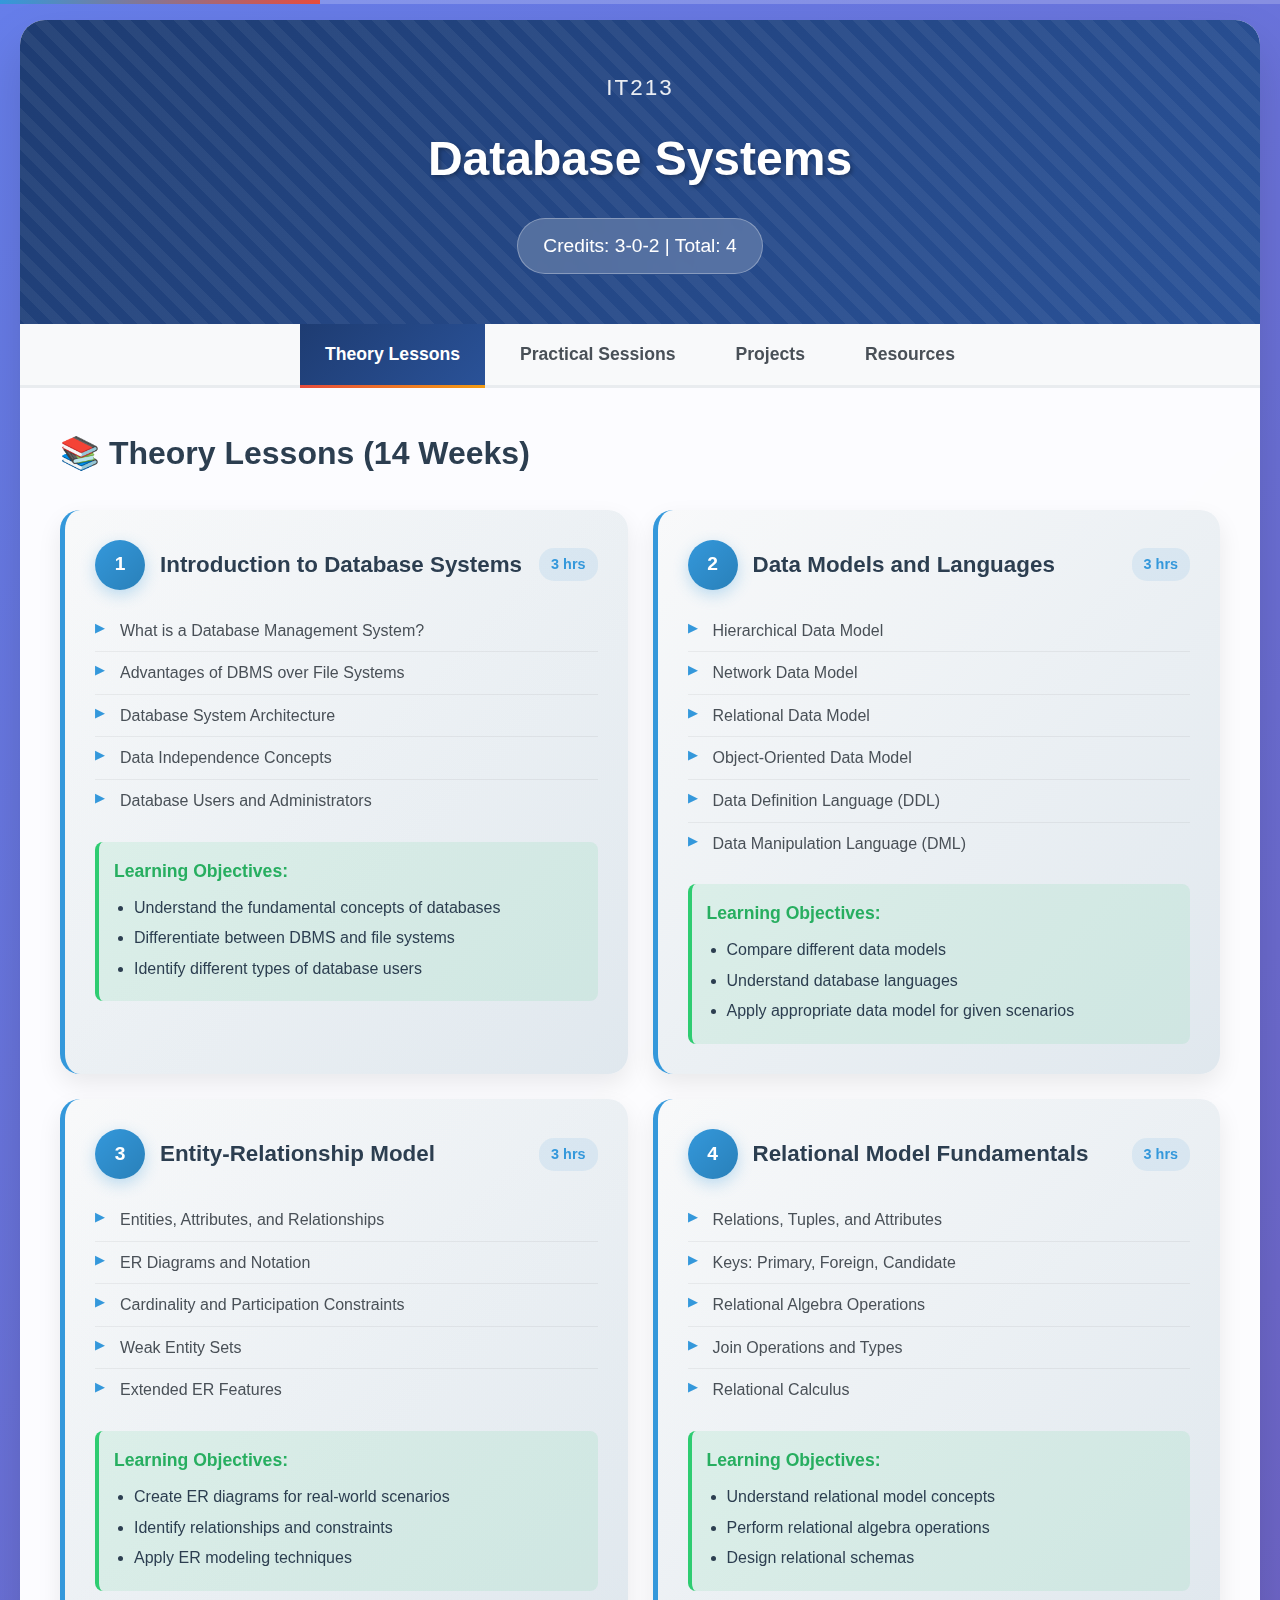
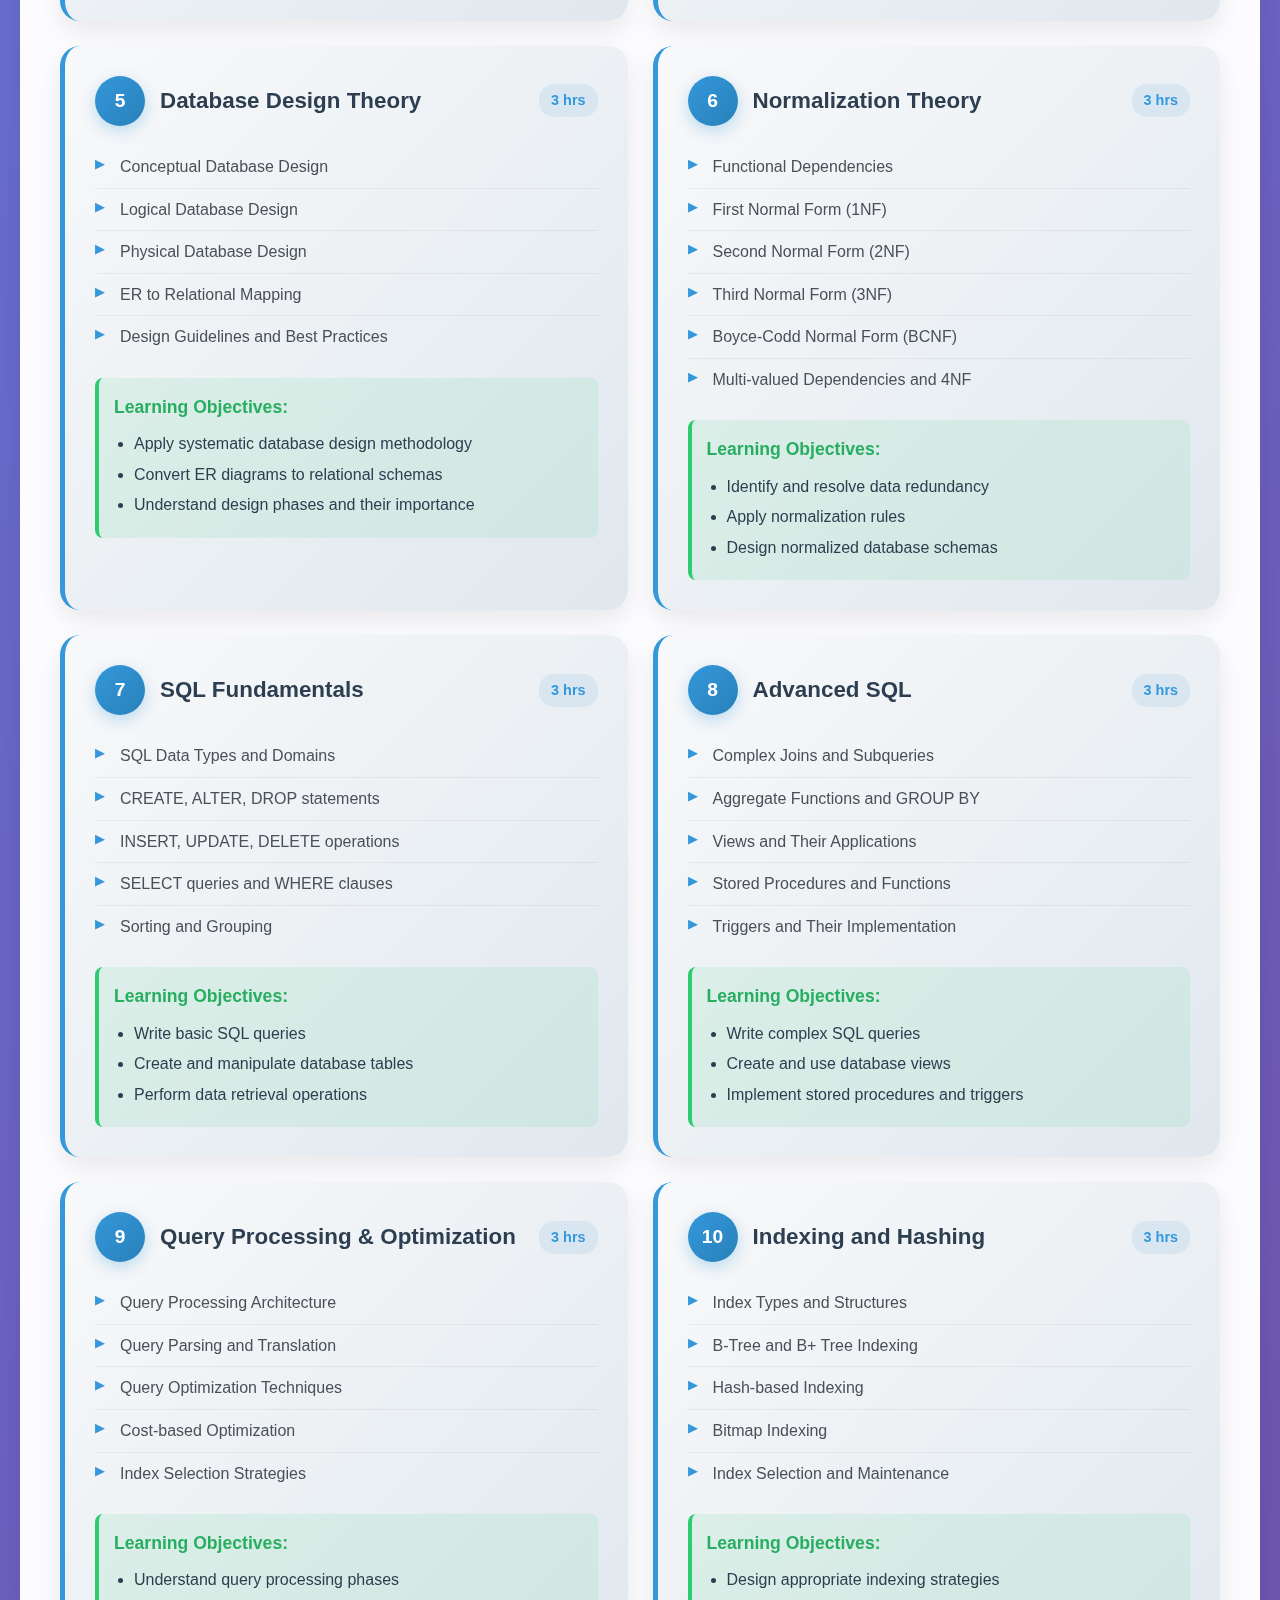
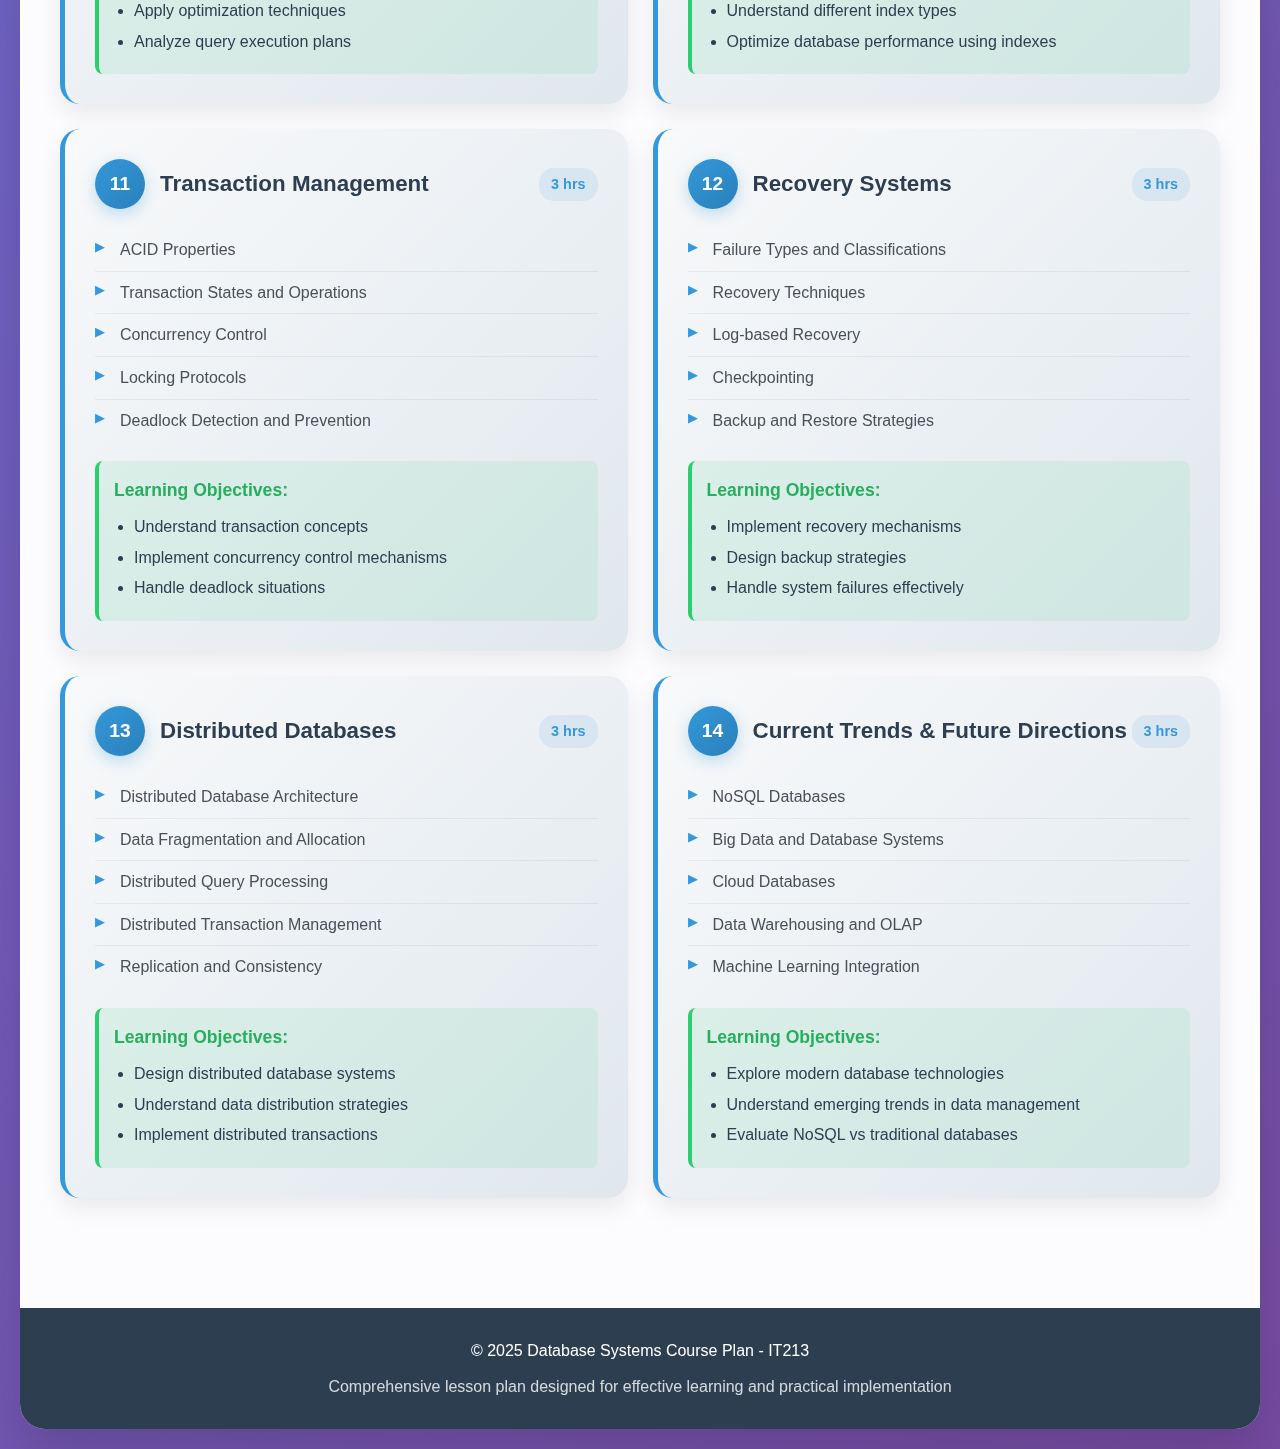
<file: IT252M.html>
<!DOCTYPE html>
<html lang="en">
<head>
    <meta charset="UTF-8">
    <meta name="viewport" content="width=device-width, initial-scale=1.0">
    <title>Database Systems Lesson Plan - IT213</title>
    <style>
        * {
            margin: 0;
            padding: 0;
            box-sizing: border-box;
        }

        body {
            font-family: 'Segoe UI', Tahoma, Geneva, Verdana, sans-serif;
            line-height: 1.6;
            background: linear-gradient(135deg, #667eea 0%, #764ba2 100%);
            min-height: 100vh;
            padding: 20px;
        }

        .container {
            max-width: 1400px;
            margin: 0 auto;
            background: rgba(255, 255, 255, 0.98);
            backdrop-filter: blur(15px);
            border-radius: 25px;
            box-shadow: 0 25px 50px rgba(0, 0, 0, 0.15);
            overflow: hidden;
            animation: slideIn 1s ease-out;
        }

        @keyframes slideIn {
            from {
                opacity: 0;
                transform: translateY(60px) scale(0.95);
            }
            to {
                opacity: 1;
                transform: translateY(0) scale(1);
            }
        }

        .header {
            background: linear-gradient(135deg, #1e3c72 0%, #2a5298 100%);
            color: white;
            padding: 50px 40px;
            text-align: center;
            position: relative;
            overflow: hidden;
        }

        .header::before {
            content: '';
            position: absolute;
            top: -50%;
            left: -50%;
            width: 200%;
            height: 200%;
            background: repeating-linear-gradient(
                45deg,
                transparent,
                transparent 10px,
                rgba(255,255,255,0.05) 10px,
                rgba(255,255,255,0.05) 20px
            );
            animation: slidePattern 30s linear infinite;
        }

        @keyframes slidePattern {
            0% { transform: translateX(-50%) translateY(-50%) rotate(0deg); }
            100% { transform: translateX(-50%) translateY(-50%) rotate(360deg); }
        }

        .header-content {
            position: relative;
            z-index: 2;
        }

        .course-code {
            font-size: 1.4em;
            font-weight: 300;
            opacity: 0.9;
            margin-bottom: 15px;
            letter-spacing: 2px;
        }

        .course-title {
            font-size: 3em;
            font-weight: 700;
            margin-bottom: 20px;
            text-shadow: 2px 2px 4px rgba(0, 0, 0, 0.3);
        }

        .course-credits {
            font-size: 1.2em;
            background: rgba(255, 255, 255, 0.2);
            padding: 12px 25px;
            border-radius: 30px;
            display: inline-block;
            backdrop-filter: blur(10px);
            border: 1px solid rgba(255, 255, 255, 0.3);
        }

        .nav-tabs {
            background: #f8f9fa;
            padding: 0;
            display: flex;
            justify-content: center;
            flex-wrap: wrap;
            border-bottom: 3px solid #e9ecef;
        }

        .nav-tab {
            padding: 20px 25px;
            background: transparent;
            border: none;
            cursor: pointer;
            font-size: 1.1em;
            font-weight: 600;
            color: #495057;
            transition: all 0.3s ease;
            position: relative;
            margin: 0 5px;
        }

        .nav-tab:hover {
            background: linear-gradient(135deg, #667eea 0%, #764ba2 100%);
            color: white;
            transform: translateY(-2px);
        }

        .nav-tab.active {
            background: linear-gradient(135deg, #1e3c72 0%, #2a5298 100%);
            color: white;
        }

        .nav-tab::after {
            content: '';
            position: absolute;
            bottom: -3px;
            left: 0;
            width: 100%;
            height: 3px;
            background: linear-gradient(90deg, #e74c3c, #f39c12);
            transform: scaleX(0);
            transition: transform 0.3s ease;
        }

        .nav-tab.active::after {
            transform: scaleX(1);
        }

        .content {
            padding: 40px;
        }

        .tab-content {
            display: none;
            animation: fadeIn 0.5s ease-in;
        }

        .tab-content.active {
            display: block;
        }

        @keyframes fadeIn {
            from { opacity: 0; transform: translateY(20px); }
            to { opacity: 1; transform: translateY(0); }
        }

        .week-container {
            display: grid;
            grid-template-columns: repeat(auto-fit, minmax(400px, 1fr));
            gap: 25px;
            margin-bottom: 30px;
        }

        .week-card {
            background: linear-gradient(135deg, #f8f9fa 0%, #e9ecef 100%);
            border-radius: 20px;
            padding: 30px;
            box-shadow: 0 10px 25px rgba(0, 0, 0, 0.08);
            transition: all 0.4s ease;
            border-left: 5px solid #3498db;
            position: relative;
            overflow: hidden;
        }

        .week-card::before {
            content: '';
            position: absolute;
            top: 0;
            left: 0;
            width: 100%;
            height: 100%;
            background: linear-gradient(135deg, transparent 0%, rgba(52, 152, 219, 0.05) 100%);
            transition: all 0.3s ease;
        }

        .week-card:hover {
            transform: translateY(-8px) scale(1.02);
            box-shadow: 0 20px 40px rgba(0, 0, 0, 0.15);
            border-left-color: #e74c3c;
        }

        .week-card:hover::before {
            background: linear-gradient(135deg, transparent 0%, rgba(231, 76, 60, 0.08) 100%);
        }

        .week-header {
            display: flex;
            align-items: center;
            margin-bottom: 20px;
            position: relative;
            z-index: 1;
        }

        .week-number {
            background: linear-gradient(135deg, #3498db 0%, #2980b9 100%);
            color: white;
            width: 50px;
            height: 50px;
            border-radius: 50%;
            display: flex;
            align-items: center;
            justify-content: center;
            font-weight: bold;
            font-size: 1.2em;
            margin-right: 15px;
            box-shadow: 0 5px 15px rgba(52, 152, 219, 0.3);
        }

        .week-title {
            font-size: 1.4em;
            font-weight: 700;
            color: #2c3e50;
            flex: 1;
        }

        .week-duration {
            background: rgba(52, 152, 219, 0.1);
            color: #3498db;
            padding: 5px 12px;
            border-radius: 15px;
            font-size: 0.9em;
            font-weight: 600;
        }

        .week-content {
            position: relative;
            z-index: 1;
        }

        .topics-list {
            list-style: none;
            margin-bottom: 20px;
        }

        .topics-list li {
            padding: 8px 0;
            border-bottom: 1px solid rgba(0, 0, 0, 0.05);
            position: relative;
            padding-left: 25px;
            color: #495057;
        }

        .topics-list li::before {
            content: '▶';
            position: absolute;
            left: 0;
            color: #3498db;
            font-size: 0.8em;
        }

        .topics-list li:last-child {
            border-bottom: none;
        }

        .learning-objectives {
            background: rgba(46, 204, 113, 0.1);
            border-left: 4px solid #2ecc71;
            padding: 15px;
            border-radius: 8px;
            margin-top: 15px;
        }

        .learning-objectives h4 {
            color: #27ae60;
            margin-bottom: 10px;
            font-size: 1.1em;
        }

        .learning-objectives ul {
            color: #2c3e50;
            padding-left: 20px;
        }

        .learning-objectives li {
            margin-bottom: 5px;
        }

        .project-card {
            background: linear-gradient(135deg, #ff7675 0%, #fd79a8 100%);
            color: white;
            border-radius: 20px;
            padding: 30px;
            margin: 30px 0;
            box-shadow: 0 15px 30px rgba(255, 118, 117, 0.3);
            position: relative;
            overflow: hidden;
        }

        .project-card::before {
            content: '';
            position: absolute;
            top: -50%;
            right: -50%;
            width: 200%;
            height: 200%;
            background: radial-gradient(circle, rgba(255,255,255,0.1) 0%, transparent 70%);
            animation: float 15s ease-in-out infinite;
        }

        @keyframes float {
            0%, 100% { transform: translateY(0) rotate(0deg); }
            50% { transform: translateY(-20px) rotate(180deg); }
        }

        .project-title {
            font-size: 1.8em;
            font-weight: 700;
            margin-bottom: 15px;
            position: relative;
            z-index: 1;
        }

        .project-description {
            font-size: 1.1em;
            line-height: 1.8;
            position: relative;
            z-index: 1;
        }

        .books-section {
            background: linear-gradient(135deg, #00b894 0%, #00cec9 100%);
            color: white;
            padding: 40px;
            margin: 40px -40px 0;
            position: relative;
            overflow: hidden;
        }

        .books-section::before {
            content: '';
            position: absolute;
            top: 0;
            left: 0;
            width: 100%;
            height: 100%;
            background: url('data:image/svg+xml,<svg xmlns="http://www.w3.org/2000/svg" viewBox="0 0 100 100"><defs><pattern id="books" width="25" height="25" patternUnits="userSpaceOnUse"><rect width="25" height="25" fill="none"/><path d="M3 3h19v19H3z" fill="none" stroke="rgba(255,255,255,0.1)" stroke-width="0.5"/></pattern></defs><rect width="100" height="100" fill="url(%23books)"/></svg>');
            opacity: 0.3;
        }

        .books-title {
            font-size: 2.2em;
            text-align: center;
            margin-bottom: 30px;
            position: relative;
            z-index: 1;
        }

        .books-grid {
            display: grid;
            grid-template-columns: repeat(auto-fit, minmax(300px, 1fr));
            gap: 20px;
            position: relative;
            z-index: 1;
        }

        .book-item {
            background: rgba(255, 255, 255, 0.15);
            padding: 25px;
            border-radius: 15px;
            backdrop-filter: blur(10px);
            border: 1px solid rgba(255, 255, 255, 0.2);
            transition: all 0.3s ease;
        }

        .book-item:hover {
            background: rgba(255, 255, 255, 0.25);
            transform: translateY(-5px);
        }

        .book-author {
            font-weight: 700;
            font-size: 1.1em;
            margin-bottom: 8px;
        }

        .book-title {
            font-style: italic;
            margin-bottom: 8px;
            line-height: 1.4;
        }

        .book-publisher {
            opacity: 0.8;
            font-size: 0.9em;
        }

        .footer {
            background: #2c3e50;
            color: white;
            text-align: center;
            padding: 30px;
            margin: 40px -40px 0;
        }

        .progress-indicator {
            position: fixed;
            top: 0;
            left: 0;
            width: 100%;
            height: 4px;
            background: rgba(255, 255, 255, 0.2);
            z-index: 1000;
        }

        .progress-bar {
            height: 100%;
            background: linear-gradient(90deg, #3498db, #e74c3c);
            width: 0%;
            transition: width 0.3s ease;
        }

        @media (max-width: 768px) {
            .course-title {
                font-size: 2.2em;
            }
            
            .week-container {
                grid-template-columns: 1fr;
            }
            
            .content {
                padding: 20px;
            }
            
            .books-section {
                margin: 40px -20px 0;
                padding: 30px 20px;
            }
            
            .footer {
                margin: 40px -20px 0;
            }
            
            .nav-tabs {
                flex-direction: column;
            }
            
            .nav-tab {
                width: 100%;
                text-align: center;
            }
        }
    </style>
</head>
<body>
    <div class="progress-indicator">
        <div class="progress-bar" id="progressBar"></div>
    </div>

    <div class="container">
        <div class="header">
            <div class="header-content">
                <div class="course-code">IT213</div>
                <h1 class="course-title">Database Systems</h1>
                <div class="course-credits">Credits: 3-0-2 | Total: 4</div>
            </div>
        </div>

        <div class="nav-tabs">
            <button class="nav-tab active" onclick="showTab('theory')">Theory Lessons</button>
            <button class="nav-tab" onclick="showTab('practical')">Practical Sessions</button>
            <button class="nav-tab" onclick="showTab('projects')">Projects</button>
            <button class="nav-tab" onclick="showTab('resources')">Resources</button>
        </div>

        <div class="content">
            <div id="theory" class="tab-content active">
                <h2 style="color: #2c3e50; margin-bottom: 30px; font-size: 2em;">📚 Theory Lessons (14 Weeks)</h2>
                
                <div class="week-container">
                    <div class="week-card">
                        <div class="week-header">
                            <div class="week-number">1</div>
                            <div class="week-title">Introduction to Database Systems</div>
                            <div class="week-duration">3 hrs</div>
                        </div>
                        <div class="week-content">
                            <ul class="topics-list">
                                <li>What is a Database Management System?</li>
                                <li>Advantages of DBMS over File Systems</li>
                                <li>Database System Architecture</li>
                                <li>Data Independence Concepts</li>
                                <li>Database Users and Administrators</li>
                            </ul>
                            <div class="learning-objectives">
                                <h4>Learning Objectives:</h4>
                                <ul>
                                    <li>Understand the fundamental concepts of databases</li>
                                    <li>Differentiate between DBMS and file systems</li>
                                    <li>Identify different types of database users</li>
                                </ul>
                            </div>
                        </div>
                    </div>

                    <div class="week-card">
                        <div class="week-header">
                            <div class="week-number">2</div>
                            <div class="week-title">Data Models and Languages</div>
                            <div class="week-duration">3 hrs</div>
                        </div>
                        <div class="week-content">
                            <ul class="topics-list">
                                <li>Hierarchical Data Model</li>
                                <li>Network Data Model</li>
                                <li>Relational Data Model</li>
                                <li>Object-Oriented Data Model</li>
                                <li>Data Definition Language (DDL)</li>
                                <li>Data Manipulation Language (DML)</li>
                            </ul>
                            <div class="learning-objectives">
                                <h4>Learning Objectives:</h4>
                                <ul>
                                    <li>Compare different data models</li>
                                    <li>Understand database languages</li>
                                    <li>Apply appropriate data model for given scenarios</li>
                                </ul>
                            </div>
                        </div>
                    </div>

                    <div class="week-card">
                        <div class="week-header">
                            <div class="week-number">3</div>
                            <div class="week-title">Entity-Relationship Model</div>
                            <div class="week-duration">3 hrs</div>
                        </div>
                        <div class="week-content">
                            <ul class="topics-list">
                                <li>Entities, Attributes, and Relationships</li>
                                <li>ER Diagrams and Notation</li>
                                <li>Cardinality and Participation Constraints</li>
                                <li>Weak Entity Sets</li>
                                <li>Extended ER Features</li>
                            </ul>
                            <div class="learning-objectives">
                                <h4>Learning Objectives:</h4>
                                <ul>
                                    <li>Create ER diagrams for real-world scenarios</li>
                                    <li>Identify relationships and constraints</li>
                                    <li>Apply ER modeling techniques</li>
                                </ul>
                            </div>
                        </div>
                    </div>

                    <div class="week-card">
                        <div class="week-header">
                            <div class="week-number">4</div>
                            <div class="week-title">Relational Model Fundamentals</div>
                            <div class="week-duration">3 hrs</div>
                        </div>
                        <div class="week-content">
                            <ul class="topics-list">
                                <li>Relations, Tuples, and Attributes</li>
                                <li>Keys: Primary, Foreign, Candidate</li>
                                <li>Relational Algebra Operations</li>
                                <li>Join Operations and Types</li>
                                <li>Relational Calculus</li>
                            </ul>
                            <div class="learning-objectives">
                                <h4>Learning Objectives:</h4>
                                <ul>
                                    <li>Understand relational model concepts</li>
                                    <li>Perform relational algebra operations</li>
                                    <li>Design relational schemas</li>
                                </ul>
                            </div>
                        </div>
                    </div>

                    <div class="week-card">
                        <div class="week-header">
                            <div class="week-number">5</div>
                            <div class="week-title">Database Design Theory</div>
                            <div class="week-duration">3 hrs</div>
                        </div>
                        <div class="week-content">
                            <ul class="topics-list">
                                <li>Conceptual Database Design</li>
                                <li>Logical Database Design</li>
                                <li>Physical Database Design</li>
                                <li>ER to Relational Mapping</li>
                                <li>Design Guidelines and Best Practices</li>
                            </ul>
                            <div class="learning-objectives">
                                <h4>Learning Objectives:</h4>
                                <ul>
                                    <li>Apply systematic database design methodology</li>
                                    <li>Convert ER diagrams to relational schemas</li>
                                    <li>Understand design phases and their importance</li>
                                </ul>
                            </div>
                        </div>
                    </div>

                    <div class="week-card">
                        <div class="week-header">
                            <div class="week-number">6</div>
                            <div class="week-title">Normalization Theory</div>
                            <div class="week-duration">3 hrs</div>
                        </div>
                        <div class="week-content">
                            <ul class="topics-list">
                                <li>Functional Dependencies</li>
                                <li>First Normal Form (1NF)</li>
                                <li>Second Normal Form (2NF)</li>
                                <li>Third Normal Form (3NF)</li>
                                <li>Boyce-Codd Normal Form (BCNF)</li>
                                <li>Multi-valued Dependencies and 4NF</li>
                            </ul>
                            <div class="learning-objectives">
                                <h4>Learning Objectives:</h4>
                                <ul>
                                    <li>Identify and resolve data redundancy</li>
                                    <li>Apply normalization rules</li>
                                    <li>Design normalized database schemas</li>
                                </ul>
                            </div>
                        </div>
                    </div>

                    <div class="week-card">
                        <div class="week-header">
                            <div class="week-number">7</div>
                            <div class="week-title">SQL Fundamentals</div>
                            <div class="week-duration">3 hrs</div>
                        </div>
                        <div class="week-content">
                            <ul class="topics-list">
                                <li>SQL Data Types and Domains</li>
                                <li>CREATE, ALTER, DROP statements</li>
                                <li>INSERT, UPDATE, DELETE operations</li>
                                <li>SELECT queries and WHERE clauses</li>
                                <li>Sorting and Grouping</li>
                            </ul>
                            <div class="learning-objectives">
                                <h4>Learning Objectives:</h4>
                                <ul>
                                    <li>Write basic SQL queries</li>
                                    <li>Create and manipulate database tables</li>
                                    <li>Perform data retrieval operations</li>
                                </ul>
                            </div>
                        </div>
                    </div>

                    <div class="week-card">
                        <div class="week-header">
                            <div class="week-number">8</div>
                            <div class="week-title">Advanced SQL</div>
                            <div class="week-duration">3 hrs</div>
                        </div>
                        <div class="week-content">
                            <ul class="topics-list">
                                <li>Complex Joins and Subqueries</li>
                                <li>Aggregate Functions and GROUP BY</li>
                                <li>Views and Their Applications</li>
                                <li>Stored Procedures and Functions</li>
                                <li>Triggers and Their Implementation</li>
                            </ul>
                            <div class="learning-objectives">
                                <h4>Learning Objectives:</h4>
                                <ul>
                                    <li>Write complex SQL queries</li>
                                    <li>Create and use database views</li>
                                    <li>Implement stored procedures and triggers</li>
                                </ul>
                            </div>
                        </div>
                    </div>

                    <div class="week-card">
                        <div class="week-header">
                            <div class="week-number">9</div>
                            <div class="week-title">Query Processing & Optimization</div>
                            <div class="week-duration">3 hrs</div>
                        </div>
                        <div class="week-content">
                            <ul class="topics-list">
                                <li>Query Processing Architecture</li>
                                <li>Query Parsing and Translation</li>
                                <li>Query Optimization Techniques</li>
                                <li>Cost-based Optimization</li>
                                <li>Index Selection Strategies</li>
                            </ul>
                            <div class="learning-objectives">
                                <h4>Learning Objectives:</h4>
                                <ul>
                                    <li>Understand query processing phases</li>
                                    <li>Apply optimization techniques</li>
                                    <li>Analyze query execution plans</li>
                                </ul>
                            </div>
                        </div>
                    </div>

                    <div class="week-card">
                        <div class="week-header">
                            <div class="week-number">10</div>
                            <div class="week-title">Indexing and Hashing</div>
                            <div class="week-duration">3 hrs</div>
                        </div>
                        <div class="week-content">
                            <ul class="topics-list">
                                <li>Index Types and Structures</li>
                                <li>B-Tree and B+ Tree Indexing</li>
                                <li>Hash-based Indexing</li>
                                <li>Bitmap Indexing</li>
                                <li>Index Selection and Maintenance</li>
                            </ul>
                            <div class="learning-objectives">
                                <h4>Learning Objectives:</h4>
                                <ul>
                                    <li>Design appropriate indexing strategies</li>
                                    <li>Understand different index types</li>
                                    <li>Optimize database performance using indexes</li>
                                </ul>
                            </div>
                        </div>
                    </div>

                    <div class="week-card">
                        <div class="week-header">
                            <div class="week-number">11</div>
                            <div class="week-title">Transaction Management</div>
                            <div class="week-duration">3 hrs</div>
                        </div>
                        <div class="week-content">
                            <ul class="topics-list">
                                <li>ACID Properties</li>
                                <li>Transaction States and Operations</li>
                                <li>Concurrency Control</li>
                                <li>Locking Protocols</li>
                                <li>Deadlock Detection and Prevention</li>
                            </ul>
                            <div class="learning-objectives">
                                <h4>Learning Objectives:</h4>
                                <ul>
                                    <li>Understand transaction concepts</li>
                                    <li>Implement concurrency control mechanisms</li>
                                    <li>Handle deadlock situations</li>
                                </ul>
                            </div>
                        </div>
                    </div>

                    <div class="week-card">
                        <div class="week-header">
                            <div class="week-number">12</div>
                            <div class="week-title">Recovery Systems</div>
                            <div class="week-duration">3 hrs</div>
                        </div>
                        <div class="week-content">
                            <ul class="topics-list">
                                <li>Failure Types and Classifications</li>
                                <li>Recovery Techniques</li>
                                <li>Log-based Recovery</li>
                                <li>Checkpointing</li>
                                <li>Backup and Restore Strategies</li>
                            </ul>
                            <div class="learning-objectives">
                                <h4>Learning Objectives:</h4>
                                <ul>
                                    <li>Implement recovery mechanisms</li>
                                    <li>Design backup strategies</li>
                                    <li>Handle system failures effectively</li>
                                </ul>
                            </div>
                        </div>
                    </div>

                    <div class="week-card">
                        <div class="week-header">
                            <div class="week-number">13</div>
                            <div class="week-title">Distributed Databases</div>
                            <div class="week-duration">3 hrs</div>
                        </div>
                        <div class="week-content">
                            <ul class="topics-list">
                                <li>Distributed Database Architecture</li>
                                <li>Data Fragmentation and Allocation</li>
                                <li>Distributed Query Processing</li>
                                <li>Distributed Transaction Management</li>
                                <li>Replication and Consistency</li>
                            </ul>
                            <div class="learning-objectives">
                                <h4>Learning Objectives:</h4>
                                <ul>
                                    <li>Design distributed database systems</li>
                                    <li>Understand data distribution strategies</li>
                                    <li>Implement distributed transactions</li>
                                </ul>
                            </div>
                        </div>
                    </div>

                    <div class="week-card">
                        <div class="week-header">
                            <div class="week-number">14</div>
                            <div class="week-title">Current Trends & Future Directions</div>
                            <div class="week-duration">3 hrs</div>
                        </div>
                        <div class="week-content">
                            <ul class="topics-list">
                                <li>NoSQL Databases</li>
                                <li>Big Data and Database Systems</li>
                                <li>Cloud Databases</li>
                                <li>Data Warehousing and OLAP</li>
                                <li>Machine Learning Integration</li>
                            </ul>
                            <div class="learning-objectives">
                                <h4>Learning Objectives:</h4>
                                <ul>
                                    <li>Explore modern database technologies</li>
                                    <li>Understand emerging trends in data management</li>
                                    <li>Evaluate NoSQL vs traditional databases</li>
                                </ul>
                            </div>
                        </div>
                    </div>
                </div>
            </div>

            <div id="practical" class="tab-content">
                <h2 style="color: #2c3e50; margin-bottom: 30px; font-size: 2em;">🔬 Practical Sessions (14 Weeks)</h2>
                
                <div class="week-container">
                    <div class="week-card">
                        <div class="week-header">
                            <div class="week-number">1</div>
                            <div class="week-title">Database Setup & Environment</div>
                            <div class="week-duration">2 hrs</div>
                        </div>
                        <div class="week-content">
                            <ul class="topics-list">
                                <li>MySQL/PostgreSQL Installation and Configuration</li>
                                <li>Database Administration Tools Setup</li>
                                <li>Creating Sample Databases</li>
                                <li>Basic Command Line Operations</li>
                            </ul>
                            <div class="learning-objectives">
                                <h4>Deliverables:</h4>
                                <ul>
                                    <li>Successfully installed DBMS environment</li>
                                    <li>Created first database and table</li>
                                    <li>Basic SQL commands execution</li>
                                </ul>
                            </div>
                        </div>
                    </div>

                    <div class="week-card">
                        <div class="week-header">
                            <div class="week-number">2</div>
                            <div class="week-title">ER Modeling Workshop</div>
                            <div class="week-duration">2 hrs</div>
                        </div>
                        <div class="week-content">
                            <ul class="topics-list">
                                <li>Using ER Diagram Tools (Lucidchart, Draw.io)</li>
                                <li>Creating ER Diagrams for Sample Scenarios</li>
                                <li>Library Management System ER Design</li>
                                <li>Student Information System ER Design</li>
                            </ul>
                            <div class="learning-objectives">
                                <h4>Deliverables:</h4>
                                <ul>
                                    <li>Complete ER diagrams for given scenarios</li>
                                    <li>Documented design decisions</li>
                                    <li>Peer review of ER models</li>
                                </ul>
                            </div>
                        </div>
                    </div>

                    <div class="week-card">
                        <div class="week-header">
                            <div class="week-number">3</div>
                            <div class="week-title">Schema Creation & DDL</div>
                            <div class="week-duration">2 hrs</div>
                        </div>
                        <div class="week-content">
                            <ul class="topics-list">
                                <li>Converting ER to Relational Schema</li>
                                <li>CREATE TABLE with Constraints</li>
                                <li>Primary and Foreign Key Implementation</li>
                                <li>Data Type Selection and Validation</li>
                            </ul>
                            <div class="learning-objectives">
                                <h4>Deliverables:</h4>
                                <ul>
                                    <li>Complete database schema creation</li>
                                    <li>All constraints properly implemented</li>
                                    <li>Schema documentation</li>
                                </ul>
                            </div>
                        </div>
                    </div>

                    <div class="week-card">
                        <div class="week-header">
                            <div class="week-number">4</div>
                            <div class="week-title">Data Insertion & Basic Queries</div>
                            <div class="week-duration">2 hrs</div>
                        </div>
                        <div class="week-content">
                            <ul class="topics-list">
                                <li>INSERT statements with sample data</li>
                                <li>Basic SELECT queries</li>
                                <li>WHERE clause conditions</li>
                                <li>Data validation and error handling</li>
                            </ul>
                            <div class="learning-objectives">
                                <h4>Deliverables:</h4>
                                <ul>
                                    <li>Populated database with sample data</li>
                                    <li>Set of basic query examples</li>
                                    <li>Data consistency verification</li>
                                </ul>
                            </div>
                        </div>
                    </div>

                    <div class="week-card">
                        <div class="week-header">
                            <div class="week-number">5</div>
                            <div class="week-title">Normalization Workshop</div>
                            <div class="week-duration">2 hrs</div>
                        </div>
                        <div class="week-content">
                            <ul class="topics-list">
                                <li>Identifying Functional Dependencies</li>
                                <li>Converting Unnormalized to 1NF</li>
                                <li>Achieving 2NF and 3NF</li>
                                <li>Practical Normalization Exercises</li>
                            </ul>
                            <div class="learning-objectives">
                                <h4>Deliverables:</h4>
                                <ul>
                                    <li>Normalized database schemas</li>
                                    <li>Before and after comparison</li>
                                    <li>Normalization process documentation</li>
                                </ul>
                            </div>
                        </div>
                    </div>

                    <div class="week-card">
                        <div class="week-header">
                            <div class="week-number">6</div>
                            <div class="week-title">Advanced SQL Queries</div>
                            <div class="week-duration">2 hrs</div>
                        </div>
                        <div class="week-content">
                            <ul class="topics-list">
                                <li>JOIN Operations Practice</li>
                                <li>Subqueries and Nested Queries</li>
                                <li>Aggregate Functions and GROUP BY</li>
                                <li>HAVING clause and Complex Conditions</li>
                            </ul>
                            <div class="learning-objectives">
                                <h4>Deliverables:</h4>
                                <ul>
                                    <li>Complex query solutions</li>
                                    <li>Query optimization examples</li>
                                    <li>Performance comparison analysis</li>
                                </ul>
                            </div>
                        </div>
                    </div>

                    <div class="week-card">
                        <div class="week-header">
                            <div class="week-number">7</div>
                            <div class="week-title">Views and Stored Procedures</div>
                            <div class="week-duration">2 hrs</div>
                        </div>
                        <div class="week-content">
                            <ul class="topics-list">
                                <li>Creating and Managing Views</li>
                                <li>Updatable Views Implementation</li>
                                <li>Stored Procedure Development</li>
                                <li>Function Creation and Usage</li>
                            </ul>
                            <div class="learning-objectives">
                                <h4>Deliverables:</h4>
                                <ul>
                                    <li>Set of useful database views</li>
                                    <li>Stored procedures for common operations</li>
                                    <li>User-defined functions library</li>
                                </ul>
                            </div>
                        </div>
                    </div>

                    <div class="week-card">
                        <div class="week-header">
                            <div class="week-number">8</div>
                            <div class="week-title">Triggers and Events</div>
                            <div class="week-duration">2 hrs</div>
                        </div>
                        <div class="week-content">
                            <ul class="topics-list">
                                <li>BEFORE and AFTER Triggers</li>
                                <li>Audit Trail Implementation</li>
                                <li>Data Validation Triggers</li>
                                <li>Event Scheduling</li>
                            </ul>
                            <div class="learning-objectives">
                                <h4>Deliverables:</h4>
                                <ul>
                                    <li>Trigger implementations for data integrity</li>
                                    <li>Audit system setup</li>
                                    <li>Automated maintenance scripts</li>
                                </ul>
                            </div>
                        </div>
                    </div>

                    <div class="week-card">
                        <div class="week-header">
                            <div class="week-number">9</div>
                            <div class="week-title">Performance Tuning Lab</div>
                            <div class="week-duration">2 hrs</div>
                        </div>
                        <div class="week-content">
                            <ul class="topics-list">
                                <li>Query Execution Plan Analysis</li>
                                <li>Index Creation and Testing</li>
                                <li>Query Optimization Techniques</li>
                                <li>Performance Monitoring Tools</li>
                            </ul>
                            <div class="learning-objectives">
                                <h4>Deliverables:</h4>
                                <ul>
                                    <li>Performance analysis report</li>
                                    <li>Optimized query set</li>
                                    <li>Index strategy documentation</li>
                                </ul>
                            </div>
                        </div>
                    </div>

                    <div class="week-card">
                        <div class="week-header">
                            <div class="week-number">10</div>
                            <div class="week-title">Database Security Lab</div>
                            <div class="week-duration">2 hrs</div>
                        </div>
                        <div class="week-content">
                            <ul class="topics-list">
                                <li>User Account Management</li>
                                <li>Role-based Access Control</li>
                                <li>Data Encryption Implementation</li>
                                <li>SQL Injection Prevention</li>
                            </ul>
                            <div class="learning-objectives">
                                <h4>Deliverables:</h4>
                                <ul>
                                    <li>Security policy implementation</li>
                                    <li>User role hierarchy</li>
                                    <li>Secure coding practices guide</li>
                                </ul>
                            </div>
                        </div>
                    </div>

                    <div class="week-card">
                        <div class="week-header">
                            <div class="week-number">11</div>
                            <div class="week-title">Transaction Management Lab</div>
                            <div class="week-duration">2 hrs</div>
                        </div>
                        <div class="week-content">
                            <ul class="topics-list">
                                <li>Transaction Control Commands</li>
                                <li>Isolation Level Testing</li>
                                <li>Deadlock Simulation and Resolution</li>
                                <li>Concurrent Transaction Scenarios</li>
                            </ul>
                            <div class="learning-objectives">
                                <h4>Deliverables:</h4>
                                <ul>
                                    <li>Transaction management examples</li>
                                    <li>Concurrency control demonstration</li>
                                    <li>Deadlock handling procedures</li>
                                </ul>
                            </div>
                        </div>
                    </div>

                    <div class="week-card">
                        <div class="week-header">
                            <div class="week-number">12</div>
                            <div class="week-title">Backup and Recovery Lab</div>
                            <div class="week-duration">2 hrs</div>
                        </div>
                        <div class="week-content">
                            <ul class="topics-list">
                                <li>Database Backup Strategies</li>
                                <li>Point-in-time Recovery</li>
                                <li>Log File Management</li>
                                <li>Disaster Recovery Planning</li>
                            </ul>
                            <div class="learning-objectives">
                                <h4>Deliverables:</h4>
                                <ul>
                                    <li>Backup and recovery scripts</li>
                                    <li>Recovery testing documentation</li>
                                    <li>Disaster recovery plan</li>
                                </ul>
                            </div>
                        </div>
                    </div>

                    <div class="week-card">
                        <div class="week-header">
                            <div class="week-number">13</div>
                            <div class="week-title">Distributed Database Lab</div>
                            <div class="week-duration">2 hrs</div>
                        </div>
                        <div class="week-content">
                            <ul class="topics-list">
                                <li>Database Replication Setup</li>
                                <li>Distributed Query Execution</li>
                                <li>Data Synchronization</li>
                                <li>Load Balancing Configuration</li>
                            </ul>
                            <div class="learning-objectives">
                                <h4>Deliverables:</h4>
                                <ul>
                                    <li>Distributed database setup</li>
                                    <li>Replication configuration</li>
                                    <li>Performance comparison analysis</li>
                                </ul>
                            </div>
                        </div>
                    </div>

                    <div class="week-card">
                        <div class="week-header">
                            <div class="week-number">14</div>
                            <div class="week-title">NoSQL Database Exploration</div>
                            <div class="week-duration">2 hrs</div>
                        </div>
                        <div class="week-content">
                            <ul class="topics-list">
                                <li>MongoDB Installation and Setup</li>
                                <li>Document-based Database Operations</li>
                                <li>Comparison with Relational Databases</li>
                                <li>Use Case Analysis</li>
                            </ul>
                            <div class="learning-objectives">
                                <h4>Deliverables:</h4>
                                <ul>
                                    <li>NoSQL database implementation</li>
                                    <li>Comparative analysis report</li>
                                    <li>Migration strategy documentation</li>
                                </ul>
                            </div>
                        </div>
                    </div>
                </div>
            </div>

            <div id="projects" class="tab-content">
                <h2 style="color: #2c3e50; margin-bottom: 30px; font-size: 2em;">🚀 Major Projects</h2>
                
                <div class="project-card">
                    <div class="project-title">🏢 Office Automation System</div>
                    <div class="project-description">
                        <strong>Duration:</strong> 4 weeks (Weeks 4-7)<br><br>
                        <strong>Objective:</strong> Design and implement a comprehensive office automation database system that manages employee information, project assignments, resource allocation, and workflow processes.<br><br>
                        <strong>Key Features:</strong><br>
                        • Employee management with hierarchical reporting<br>
                        • Project tracking and resource allocation<br>
                        • Document management system<br>
                        • Meeting scheduling and room booking<br>
                        • Payroll and attendance management<br>
                        • Report generation with forms and queries<br><br>
                        <strong>Deliverables:</strong> ER diagram, normalized database schema, SQL implementation, forms, reports, and system documentation.
                    </div>
                </div>

                <div class="project-card">
                    <div class="project-title">🏨 Hotel Management System</div>
                    <div class="project-description">
                        <strong>Duration:</strong> 4 weeks (Weeks 8-11)<br><br>
                        <strong>Objective:</strong> Develop a complete hotel management database system that handles reservations, guest services, room management, and billing operations.<br><br>
                        <strong>Key Features:</strong><br>
                        • Room inventory and availability management<br>
                        • Guest reservation and check-in/check-out<br>
                        • Service ordering and billing<br>
                        • Staff management and scheduling<br>
                        • Housekeeping and maintenance tracking<br>
                        • Financial reporting and analytics<br><br>
                        <strong>Deliverables:</strong> Complete database design, stored procedures for business logic, user interface forms, comprehensive reports, and testing documentation.
                    </div>
                </div>

                <div class="project-card">
                    <div class="project-title">🏥 Hospital Management System</div>
                    <div class="project-description">
                        <strong>Duration:</strong> 4 weeks (Weeks 12-15)<br><br>
                        <strong>Objective:</strong> Create a sophisticated hospital management database system that manages patient care, medical records, staff coordination, and administrative operations.<br><br>
                        <strong>Key Features:</strong><br>
                        • Patient registration and medical history<br>
                        • Doctor scheduling and appointment management<br>
                        • Medical procedure and treatment tracking<br>
                        • Pharmacy and inventory management<br>
                        • Billing and insurance processing<br>
                        • Emergency department workflow<br>
                        • Medical equipment and facility management<br><br>
                        <strong>Deliverables:</strong> Complete system analysis, database implementation, security features, backup/recovery procedures, and comprehensive system documentation.
                    </div>
                </div>

                <div style="background: linear-gradient(135deg, #00b894 0%, #00cec9 100%); color: white; border-radius: 15px; padding: 25px; margin-top: 30px;">
                    <h3 style="margin-bottom: 15px; font-size: 1.5em;">📋 Project Requirements</h3>
                    <div style="display: grid; grid-template-columns: repeat(auto-fit, minmax(300px, 1fr)); gap: 20px;">
                        <div>
                            <h4 style="margin-bottom: 10px;">Technical Requirements:</h4>
                            <ul style="padding-left: 20px; line-height: 1.8;">
                                <li>Complete ER modeling and normalization</li>
                                <li>SQL DDL and DML implementation</li>
                                <li>Stored procedures and triggers</li>
                                <li>Forms and reports development</li>
                                <li>Query processing optimization</li>
                            </ul>
                        </div>
                        <div>
                            <h4 style="margin-bottom: 10px;">Documentation:</h4>
                            <ul style="padding-left: 20px; line-height: 1.8;">
                                <li>System requirements analysis</li>
                                <li>Database design documentation</li>
                                <li>User manual and technical guide</li>
                                <li>Testing procedures and results</li>
                                <li>Project presentation</li>
                            </ul>
                        </div>
                    </div>
                </div>
            </div>

            <div id="resources" class="tab-content">
                <div class="books-section">
                    <div class="books-title">📚 Recommended Textbooks</div>
                    <div class="books-grid">
                        <div class="book-item">
                            <div class="book-author">R. Elmasri and S.B. Navathe</div>
                            <div class="book-title">"Fundamentals of Database Systems"</div>
                            <div class="book-publisher">The Benjamin/Cummings Publishing Company, 2000</div>
                        </div>
                        <div class="book-item">
                            <div class="book-author">Raghu Ramakrishnan</div>
                            <div class="book-title">"Database Management Systems"</div>
                            <div class="book-publisher">McGraw Hill, 2000</div>
                        </div>
                        <div class="book-item">
                            <div class="book-author">M. Tamer Özsu</div>
                            <div class="book-title">"Principles of Distributed Database Systems"</div>
                            <div class="book-publisher">Prentice Hall, 1999</div>
                        </div>
                        <div class="book-item">
                            <div class="book-author">Silberschatz, Korth A.F., Sudarshan S.</div>
                            <div class="book-title">"Database System Concepts"</div>
                            <div class="book-publisher">McGraw Hill, 2005</div>
                        </div>
                    </div>
                </div>

                <div style="padding: 40px; margin-top: 40px;">
                    <h2 style="color: #2c3e50; margin-bottom: 30px; font-size: 2em;">🔗 Additional Resources</h2>
                    
                    <div class="week-container">
                        <div class="week-card">
                            <div class="week-header">
                                <div class="week-number">💻</div>
                                <div class="week-title">Software Tools</div>
                            </div>
                            <div class="week-content">
                                <ul class="topics-list">
                                    <li>MySQL Workbench - Database design and administration</li>
                                    <li>PostgreSQL - Advanced open-source database</li>
                                    <li>phpMyAdmin - Web-based MySQL administration</li>
                                    <li>Lucidchart/Draw.io - ER diagram creation</li>
                                    <li>Visual Studio Code - SQL development</li>
                                </ul>
                            </div>
                        </div>

                        <div class="week-card">
                            <div class="week-header">
                                <div class="week-number">🌐</div>
                                <div class="week-title">Online Resources</div>
                            </div>
                            <div class="week-content">
                                <ul class="topics-list">
                                    <li>W3Schools SQL Tutorial</li>
                                    <li>SQLBolt - Interactive SQL lessons</li>
                                    <li>MySQL Documentation</li>
                                    <li>PostgreSQL Official Tutorial</li>
                                    <li>Database Design Tutorial (StudyTonight)</li>
                                </ul>
                            </div>
                        </div>

                        <div class="week-card">
                            <div class="week-header">
                                <div class="week-number">📊</div>
                                <div class="week-title">Assessment Structure</div>
                            </div>
                            <div class="week-content">
                                <ul class="topics-list">
                                    <li>Theory Examination - 60 marks</li>
                                    <li>Practical Examination - 30 marks</li>
                                    <li>Internal Assessment - 10 marks</li>
                                    <li>Project Presentations - Continuous</li>
                                    <li>Lab Performance - Weekly evaluation</li>
                                </ul>
                            </div>
                        </div>

                        <div class="week-card">
                            <div class="week-header">
                                <div class="week-number">🎯</div>
                                <div class="week-title">Learning Outcomes</div>
                            </div>
                            <div class="week-content">
                                <ul class="topics-list">
                                    <li>Design efficient database systems</li>
                                    <li>Implement complex SQL queries</li>
                                    <li>Optimize database performance</li>
                                    <li>Manage database security and recovery</li>
                                    <li>Develop database-driven applications</li>
                                </ul>
                            </div>
                        </div>
                    </div>
                </div>
            </div>
        </div>

        <div class="footer">
            <p>© 2025 Database Systems Course Plan - IT213</p>
            <p style="margin-top: 10px; opacity: 0.8;">Comprehensive lesson plan designed for effective learning and practical implementation</p>
        </div>
    </div>

    <script>
        function showTab(tabName) {
            // Hide all tab contents
            const tabContents = document.querySelectorAll('.tab-content');
            tabContents.forEach(tab => {
                tab.classList.remove('active');
            });

            // Remove active class from all nav tabs
            const navTabs = document.querySelectorAll('.nav-tab');
            navTabs.forEach(tab => {
                tab.classList.remove('active');
            });

            // Show selected tab content
            document.getElementById(tabName).classList.add('active');

            // Add active class to clicked nav tab
            event.target.classList.add('active');

            // Update progress bar
            updateProgressBar();
        }

        function updateProgressBar() {
            const activeTab = document.querySelector('.nav-tab.active');
            const allTabs = document.querySelectorAll('.nav-tab');
            const activeIndex = Array.from(allTabs).indexOf(activeTab);
            const progress = ((activeIndex + 1) / allTabs.length) * 100;
            
            document.getElementById('progressBar').style.width = progress + '%';
        }

        // Initialize progress bar
        document.addEventListener('DOMContentLoaded', function() {
            updateProgressBar();
            
            // Add smooth scroll behavior
            document.documentElement.style.scrollBehavior = 'smooth';
            
            // Add scroll-based animations
            const observerOptions = {
                threshold: 0.1,
                rootMargin: '0px 0px -50px 0px'
            };
            
            const observer = new IntersectionObserver((entries) => {
                entries.forEach(entry => {
                    if (entry.isIntersecting) {
                        entry.target.style.animationPlayState = 'running';
                    }
                });
            }, observerOptions);
            
            // Observe all week cards
            document.querySelectorAll('.week-card').forEach(card => {
                observer.observe(card);
            });
        });

        // Enhanced card interactions
        document.addEventListener('DOMContentLoaded', function() {
            const cards = document.querySelectorAll('.week-card, .project-card');
            
            cards.forEach(card => {
                card.addEventListener('mouseenter', function() {
                    this.style.transform = 'translateY(-8px) scale(1.02)';
                });
                
                card.addEventListener('mouseleave', function() {
                    this.style.transform = 'translateY(0) scale(1)';
                });
                
                card.addEventListener('click', function() {
                    this.style.transform = 'scale(0.98)';
                    setTimeout(() => {
                        this.style.transform = 'translateY(-8px) scale(1.02)';
                    }, 150);
                });
            });
        });
    </script>
</body>
</html>
</file>
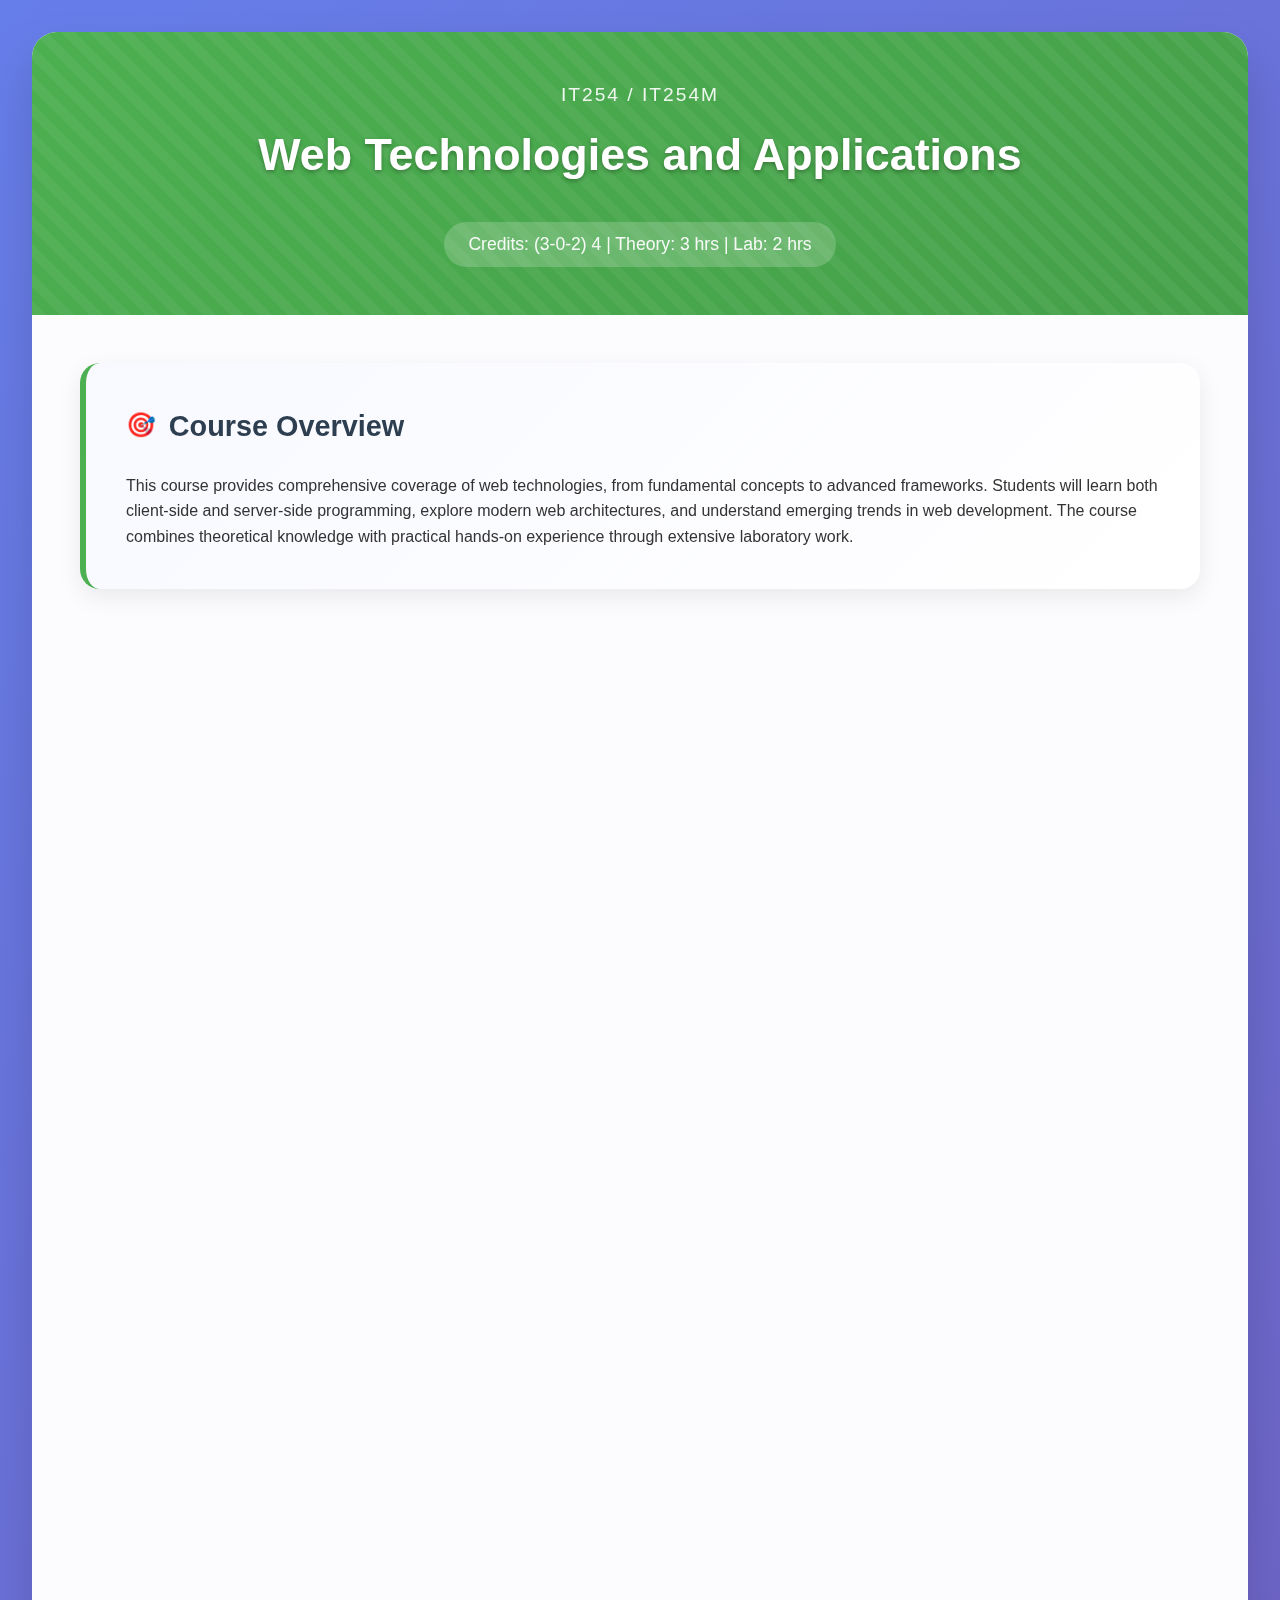
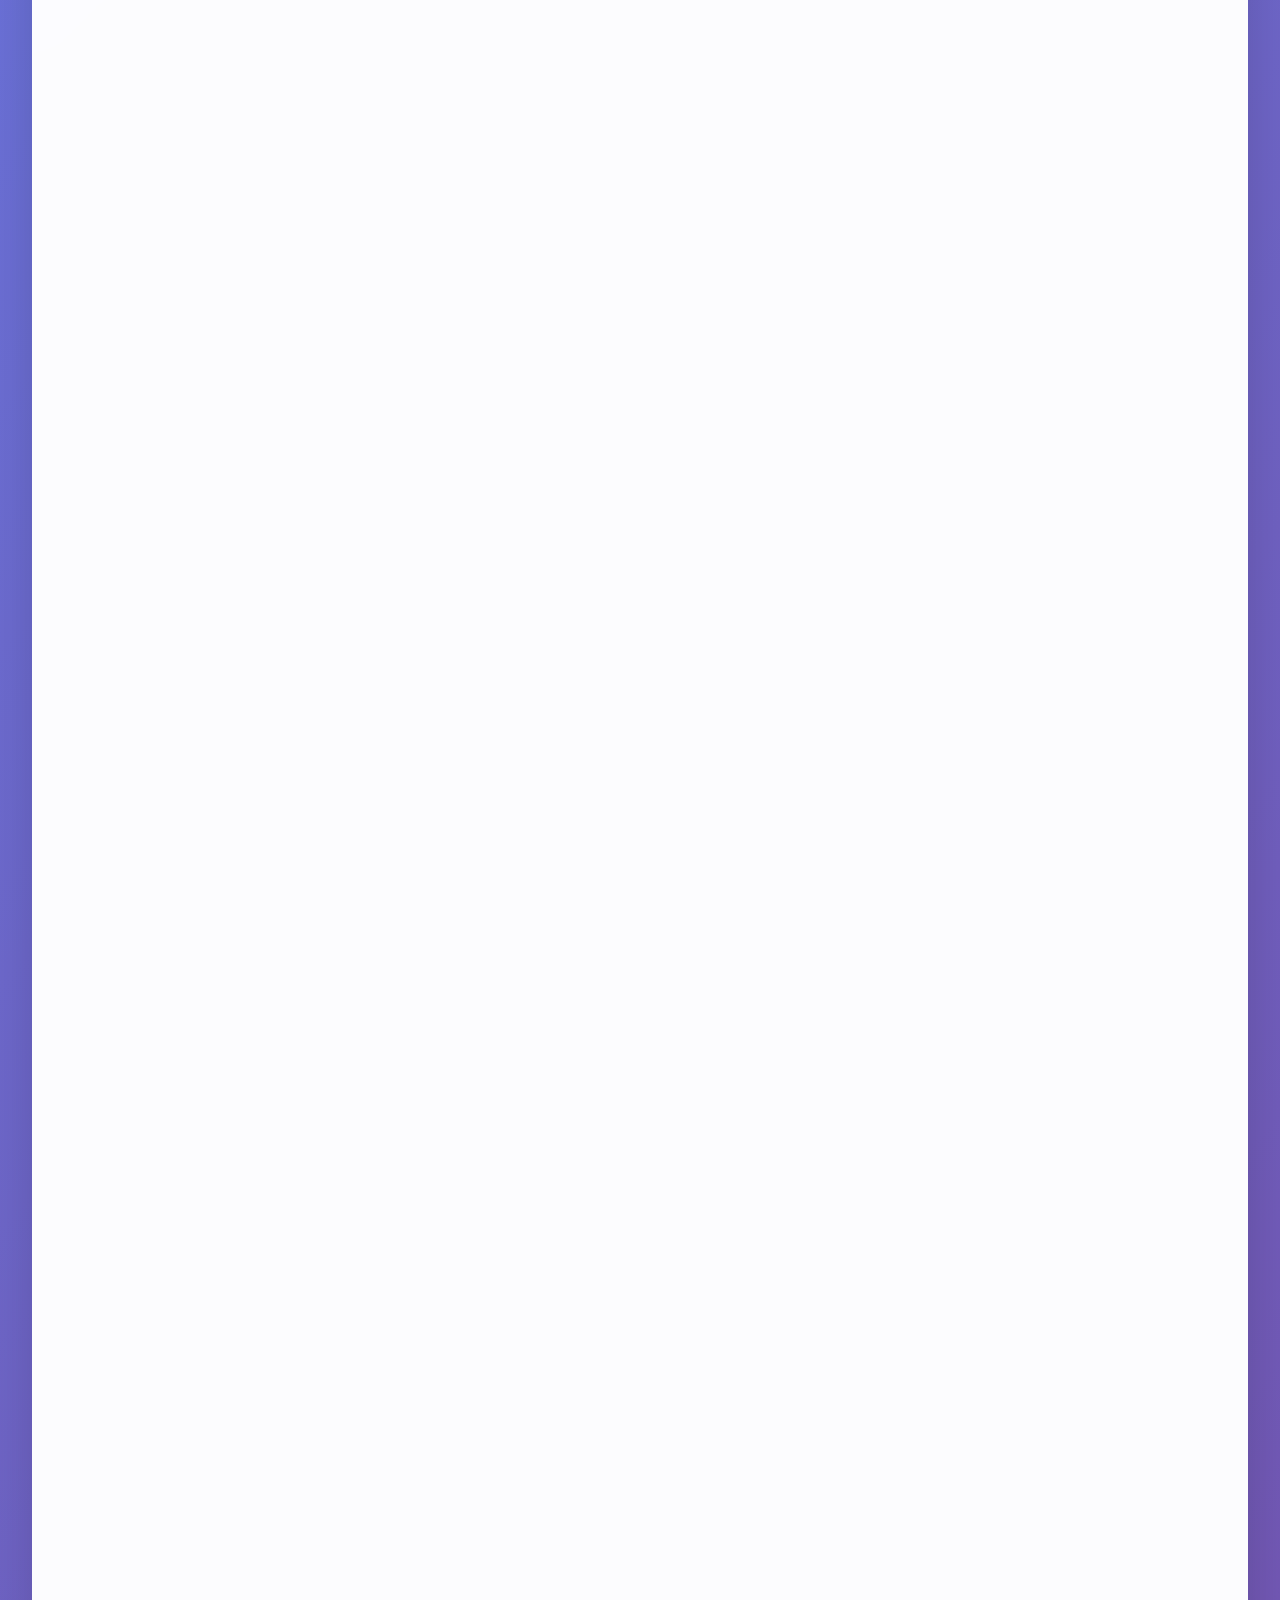
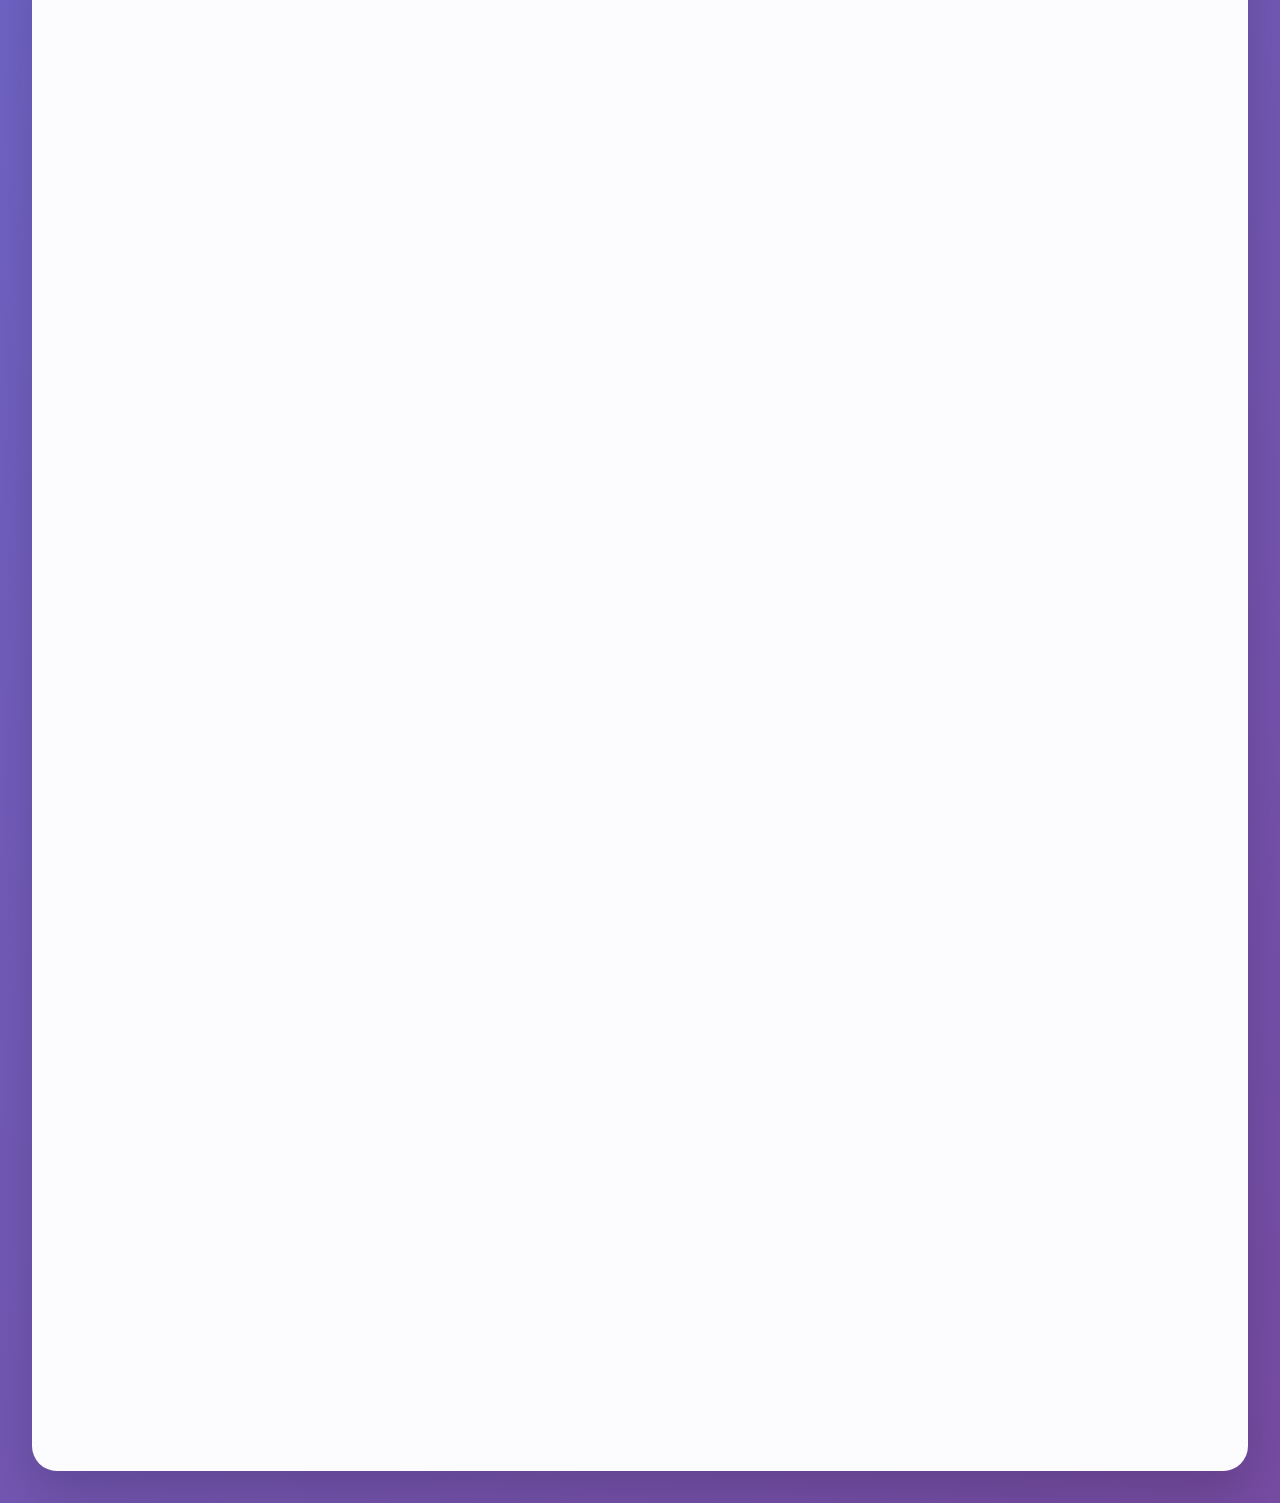
<file: IT254M.html>
<!DOCTYPE html>
<html lang="en">
<head>
    <meta charset="UTF-8">
    <meta name="viewport" content="width=device-width, initial-scale=1.0">
    <title>IT254M Web Technologies and Applications - Course Plan</title>
    <style>
        * {
            margin: 0;
            padding: 0;
            box-sizing: border-box;
        }

        body {
            font-family: 'Segoe UI', -apple-system, BlinkMacSystemFont, sans-serif;
            background: linear-gradient(135deg, #667eea 0%, #764ba2 100%);
            min-height: 100vh;
            padding: 2rem;
            color: #333;
            line-height: 1.6;
        }

        .container {
            max-width: 1400px;
            margin: 0 auto;
            background: rgba(255, 255, 255, 0.98);
            backdrop-filter: blur(15px);
            border-radius: 25px;
            box-shadow: 0 25px 50px rgba(0, 0, 0, 0.15);
            overflow: hidden;
        }

        .header {
            background: linear-gradient(135deg, #4CAF50 0%, #45a049 100%);
            padding: 3rem 2rem;
            text-align: center;
            color: white;
            position: relative;
            overflow: hidden;
        }

        .header::before {
            content: '';
            position: absolute;
            top: -50%;
            left: -50%;
            width: 200%;
            height: 200%;
            background: repeating-linear-gradient(
                45deg,
                transparent,
                transparent 10px,
                rgba(255, 255, 255, 0.05) 10px,
                rgba(255, 255, 255, 0.05) 20px
            );
            animation: float 20s linear infinite;
        }

        @keyframes float {
            0% { transform: translate(-50%, -50%) rotate(0deg); }
            100% { transform: translate(-50%, -50%) rotate(360deg); }
        }

        .header-content {
            position: relative;
            z-index: 2;
        }

        .course-code {
            font-size: 1.2rem;
            font-weight: 500;
            opacity: 0.9;
            margin-bottom: 0.5rem;
            letter-spacing: 2px;
        }

        .course-title {
            font-size: 2.8rem;
            font-weight: 700;
            margin-bottom: 1rem;
            text-shadow: 0 2px 4px rgba(0, 0, 0, 0.3);
        }

        .course-credits {
            font-size: 1.1rem;
            opacity: 0.95;
            background: rgba(255, 255, 255, 0.2);
            padding: 0.5rem 1.5rem;
            border-radius: 25px;
            display: inline-block;
            margin-top: 1rem;
        }

        .content {
            padding: 3rem;
        }

        .overview {
            background: linear-gradient(135deg, #f8f9ff 0%, #ffffff 100%);
            border-radius: 20px;
            padding: 2.5rem;
            margin-bottom: 3rem;
            border-left: 6px solid #4CAF50;
            box-shadow: 0 8px 25px rgba(0, 0, 0, 0.08);
        }

        .overview h2 {
            color: #2c3e50;
            font-size: 1.8rem;
            margin-bottom: 1.5rem;
            display: flex;
            align-items: center;
        }

        .overview h2::before {
            content: '🎯';
            margin-right: 0.8rem;
            font-size: 1.5rem;
        }

        .section {
            margin-bottom: 3rem;
            opacity: 0;
            transform: translateY(20px);
            animation: fadeInUp 0.6s ease forwards;
        }

        .section:nth-child(2) { animation-delay: 0.1s; }
        .section:nth-child(3) { animation-delay: 0.2s; }
        .section:nth-child(4) { animation-delay: 0.3s; }
        .section:nth-child(5) { animation-delay: 0.4s; }

        .section-title {
            font-size: 2rem;
            font-weight: 700;
            color: #2c3e50;
            margin-bottom: 2rem;
            position: relative;
            padding-left: 2rem;
        }

        .section-title::before {
            content: '';
            position: absolute;
            left: 0;
            top: 50%;
            transform: translateY(-50%);
            width: 6px;
            height: 35px;
            background: linear-gradient(135deg, #4CAF50, #45a049);
            border-radius: 3px;
        }

        .modules-grid {
            display: grid;
            grid-template-columns: repeat(auto-fit, minmax(400px, 1fr));
            gap: 2rem;
        }

        .module-card {
            background: white;
            border-radius: 15px;
            padding: 2rem;
            box-shadow: 0 8px 25px rgba(0, 0, 0, 0.08);
            border-top: 4px solid;
            transition: all 0.3s cubic-bezier(0.4, 0, 0.2, 1);
            position: relative;
        }

        .module-card:nth-child(1) { border-top-color: #e74c3c; }
        .module-card:nth-child(2) { border-top-color: #3498db; }
        .module-card:nth-child(3) { border-top-color: #f39c12; }
        .module-card:nth-child(4) { border-top-color: #9b59b6; }
        .module-card:nth-child(5) { border-top-color: #1abc9c; }
        .module-card:nth-child(6) { border-top-color: #e67e22; }

        .module-card:hover {
            transform: translateY(-8px);
            box-shadow: 0 20px 40px rgba(0, 0, 0, 0.15);
        }

        .module-number {
            position: absolute;
            top: -15px;
            right: 20px;
            width: 40px;
            height: 40px;
            background: linear-gradient(135deg, #4CAF50, #45a049);
            color: white;
            border-radius: 50%;
            display: flex;
            align-items: center;
            justify-content: center;
            font-weight: 700;
            font-size: 1.1rem;
        }

        .module-title {
            font-size: 1.3rem;
            font-weight: 700;
            color: #2c3e50;
            margin-bottom: 1rem;
            padding-right: 3rem;
        }

        .module-duration {
            background: rgba(76, 175, 80, 0.1);
            color: #4CAF50;
            padding: 0.3rem 0.8rem;
            border-radius: 15px;
            font-size: 0.9rem;
            font-weight: 600;
            display: inline-block;
            margin-bottom: 1rem;
        }

        .topics-list {
            list-style: none;
            padding: 0;
        }

        .topics-list li {
            padding: 0.5rem 0;
            border-bottom: 1px solid #f0f0f0;
            position: relative;
            padding-left: 1.5rem;
        }

        .topics-list li:last-child {
            border-bottom: none;
        }

        .topics-list li::before {
            content: '▶';
            position: absolute;
            left: 0;
            color: #4CAF50;
            font-size: 0.8rem;
        }

        .lab-section {
            background: linear-gradient(135deg, #fff3e0 0%, #ffffff 100%);
            border-radius: 20px;
            padding: 2.5rem;
            border: 2px solid rgba(255, 152, 0, 0.2);
        }

        .lab-section .section-title {
            color: #f57c00;
        }

        .lab-section .section-title::before {
            background: linear-gradient(135deg, #ff9800, #f57c00);
        }

        .lab-exercises {
            display: grid;
            grid-template-columns: repeat(auto-fit, minmax(300px, 1fr));
            gap: 1.5rem;
            margin-top: 2rem;
        }

        .lab-exercise {
            background: white;
            border-radius: 12px;
            padding: 1.5rem;
            box-shadow: 0 6px 20px rgba(255, 152, 0, 0.1);
            border-left: 4px solid #ff9800;
            transition: all 0.3s ease;
        }

        .lab-exercise:hover {
            transform: translateY(-3px);
            box-shadow: 0 12px 25px rgba(255, 152, 0, 0.2);
        }

        .lab-exercise h4 {
            color: #f57c00;
            margin-bottom: 0.8rem;
            font-size: 1.1rem;
        }

        .assessment-section {
            background: linear-gradient(135deg, #f3e5f5 0%, #ffffff 100%);
            border-radius: 20px;
            padding: 2.5rem;
            border: 2px solid rgba(156, 39, 176, 0.2);
        }

        .assessment-section .section-title {
            color: #8e24aa;
        }

        .assessment-section .section-title::before {
            background: linear-gradient(135deg, #9c27b0, #8e24aa);
        }

        .assessment-grid {
            display: grid;
            grid-template-columns: repeat(auto-fit, minmax(250px, 1fr));
            gap: 1.5rem;
            margin-top: 2rem;
        }

        .assessment-item {
            background: white;
            border-radius: 12px;
            padding: 1.5rem;
            text-align: center;
            box-shadow: 0 6px 20px rgba(156, 39, 176, 0.1);
            border-top: 4px solid #9c27b0;
        }

        .assessment-percentage {
            font-size: 2.5rem;
            font-weight: 700;
            color: #8e24aa;
            margin-bottom: 0.5rem;
        }

        .assessment-type {
            font-size: 1.1rem;
            font-weight: 600;
            color: #2c3e50;
        }

        .references-section {
            background: linear-gradient(135deg, #e8f5e8 0%, #ffffff 100%);
            border-radius: 20px;
            padding: 2.5rem;
            border: 2px solid rgba(76, 175, 80, 0.2);
        }

        .reference-item {
            background: white;
            border-radius: 10px;
            padding: 1.5rem;
            margin-bottom: 1rem;
            box-shadow: 0 4px 15px rgba(0, 0, 0, 0.05);
            border-left: 4px solid #4CAF50;
        }

        .reference-item:last-child {
            margin-bottom: 0;
        }

        .reference-authors {
            font-weight: 600;
            color: #2c3e50;
            margin-bottom: 0.3rem;
        }

        .reference-title {
            font-style: italic;
            color: #34495e;
            margin-bottom: 0.3rem;
        }

        .reference-publisher {
            color: #7f8c8d;
            font-size: 0.95rem;
        }

        .schedule-table {
            width: 100%;
            border-collapse: collapse;
            background: white;
            border-radius: 15px;
            overflow: hidden;
            box-shadow: 0 8px 25px rgba(0, 0, 0, 0.08);
        }

        .schedule-table th {
            background: linear-gradient(135deg, #4CAF50, #45a049);
            color: white;
            padding: 1rem;
            text-align: left;
            font-weight: 600;
        }

        .schedule-table td {
            padding: 1rem;
            border-bottom: 1px solid #f0f0f0;
        }

        .schedule-table tr:hover {
            background: #f8f9ff;
        }

        @keyframes fadeInUp {
            to {
                opacity: 1;
                transform: translateY(0);
            }
        }

        @media (max-width: 768px) {
            .content {
                padding: 2rem;
            }
            
            .course-title {
                font-size: 2rem;
            }
            
            .modules-grid {
                grid-template-columns: 1fr;
            }
            
            .assessment-grid {
                grid-template-columns: repeat(2, 1fr);
            }
        }
    </style>
</head>
<body>
    <div class="container">
        <div class="header">
            <div class="header-content">
                <div class="course-code">IT254 / IT254M</div>
                <h1 class="course-title">Web Technologies and Applications</h1>
                <div class="course-credits">Credits: (3-0-2) 4 | Theory: 3 hrs | Lab: 2 hrs</div>
            </div>
        </div>
        
        <div class="content">
            <div class="overview">
                <h2>Course Overview</h2>
                <p>This course provides comprehensive coverage of web technologies, from fundamental concepts to advanced frameworks. Students will learn both client-side and server-side programming, explore modern web architectures, and understand emerging trends in web development. The course combines theoretical knowledge with practical hands-on experience through extensive laboratory work.</p>
            </div>

            <div class="section">
                <h2 class="section-title">Learning Modules</h2>
                <div class="modules-grid">
                    <div class="module-card">
                        <div class="module-number">1</div>
                        <h3 class="module-title">Internet and Web Fundamentals</h3>
                        <div class="module-duration">Duration: 8 hours</div>
                        <ul class="topics-list">
                            <li>Internet and World Wide Web Overview</li>
                            <li>Web System Architecture</li>
                            <li>Web Clients and Web Servers</li>
                            <li>Application Servers</li>
                            <li>Domain Name System (DNS)</li>
                            <li>Web Standards and Protocols</li>
                        </ul>
                    </div>

                    <div class="module-card">
                        <div class="module-number">2</div>
                        <h3 class="module-title">HTTP Protocol & Security</h3>
                        <div class="module-duration">Duration: 6 hours</div>
                        <ul class="topics-list">
                            <li>HTTP Primitives and Methods</li>
                            <li>Content Transport Mechanisms</li>
                            <li>HTTP/1.1 vs HTTP/2</li>
                            <li>HTTPS and SSL/TLS</li>
                            <li>Web Security Fundamentals</li>
                            <li>Authentication and Authorization</li>
                        </ul>
                    </div>

                    <div class="module-card">
                        <div class="module-number">3</div>
                        <h3 class="module-title">Client-Side Technologies</h3>
                        <div class="module-duration">Duration: 12 hours</div>
                        <ul class="topics-list">
                            <li>XHTML and HTML5 Fundamentals</li>
                            <li>CSS3 Styling and Layouts</li>
                            <li>Responsive Web Design</li>
                            <li>JavaScript Programming</li>
                            <li>Event-Driven Programming</li>
                            <li>Client-Side Form Validation</li>
                            <li>DOM Manipulation</li>
                        </ul>
                    </div>

                    <div class="module-card">
                        <div class="module-number">4</div>
                        <h3 class="module-title">Server-Side Programming</h3>
                        <div class="module-duration">Duration: 10 hours</div>
                        <ul class="topics-list">
                            <li>Server-Side Programming Concepts</li>
                            <li>Sessions and State Management</li>
                            <li>Session Tracking Techniques</li>
                            <li>Server-Side Validation</li>
                            <li>Database Connectivity</li>
                            <li>Error Handling and Debugging</li>
                        </ul>
                    </div>

                    <div class="module-card">
                        <div class="module-number">5</div>
                        <h3 class="module-title">Advanced Web Technologies</h3>
                        <div class="module-duration">Duration: 8 hours</div>
                        <ul class="topics-list">
                            <li>jQuery Library and Plugins</li>
                            <li>AJAX Programming</li>
                            <li>JSON Data Format</li>
                            <li>RESTful Web Services</li>
                            <li>Web APIs and Integration</li>
                            <li>Progressive Web Apps (PWA)</li>
                        </ul>
                    </div>

                    <div class="module-card">
                        <div class="module-number">6</div>
                        <h3 class="module-title">XML & Next Generation Web</h3>
                        <div class="module-duration">Duration: 6 hours</div>
                        <ul class="topics-list">
                            <li>XML Syntax and Semantics</li>
                            <li>DTD and XML Schemas</li>
                            <li>XPath and XSLT</li>
                            <li>Web Frameworks Overview</li>
                            <li>Search Engines and SEO</li>
                            <li>Social Web, Semantic Web</li>
                            <li>Internet of Things (IoT)</li>
                        </ul>
                    </div>
                </div>
            </div>

            <div class="section">
                <div class="lab-section">
                    <h2 class="section-title">Laboratory Exercises</h2>
                    <div class="lab-exercises">
                        <div class="lab-exercise">
                            <h4>Lab 1-2: HTML5 & CSS3</h4>
                            <p>Create responsive web pages using HTML5 semantic elements and CSS3 styling techniques including flexbox and grid layouts.</p>
                        </div>
                        <div class="lab-exercise">
                            <h4>Lab 3-4: JavaScript & DOM</h4>
                            <p>Implement interactive web applications using JavaScript, event handling, and DOM manipulation techniques.</p>
                        </div>
                        <div class="lab-exercise">
                            <h4>Lab 5-6: Forms & Validation</h4>
                            <p>Develop dynamic forms with client-side and server-side validation, including file uploads and data processing.</p>
                        </div>
                        <div class="lab-exercise">
                            <h4>Lab 7-8: AJAX & jQuery</h4>
                            <p>Build dynamic web applications using jQuery library and AJAX for asynchronous data exchange.</p>
                        </div>
                        <div class="lab-exercise">
                            <h4>Lab 9-10: Web Services</h4>
                            <p>Create and consume RESTful web services, work with JSON data, and integrate third-party APIs.</p>
                        </div>
                        <div class="lab-exercise">
                            <h4>Lab 11-12: Project Work</h4>
                            <p>Develop a complete web application incorporating all learned technologies and best practices.</p>
                        </div>
                    </div>
                </div>
            </div>

            <div class="section">
                <div class="assessment-section">
                    <h2 class="section-title">Assessment Structure</h2>
                    <div class="assessment-grid">
                        <div class="assessment-item">
                            <div class="assessment-percentage">20%</div>
                            <div class="assessment-type">Lab/Quiz</div>
                        </div>
                        <div class="assessment-item">
                            <div class="assessment-percentage">20%</div>
                            <div class="assessment-type">Project Work</div>
                        </div>
                        <div class="assessment-item">
                            <div class="assessment-percentage">20%</div>
                            <div class="assessment-type">Mid Semester Exam</div>
                        </div>
                        <div class="assessment-item">
                            <div class="assessment-percentage">40%</div>
                            <div class="assessment-type">End Semester Exam</div>
                        </div>
                    </div>
                </div>
            </div>

            <div class="section">
                <h2 class="section-title">Weekly Schedule</h2>
                <table class="schedule-table">
                    <thead>
                        <tr>
                            <th>Week</th>
                            <th>Theory Topics</th>
                            <th>Lab Work</th>
                            <th>Assessment</th>
                        </tr>
                    </thead>
                    <tbody>
                        <tr>
                            <td><strong>1-2</strong></td>
                            <td>Internet & Web Fundamentals, Web Architecture</td>
                            <td>HTML5 Basics, Semantic Elements</td>
                            <td>Lab 1, 2</td>
                        </tr>
                        <tr>
                            <td><strong>3-4</strong></td>
                            <td>HTTP Protocol, HTTPS, Security</td>
                            <td>CSS3 Styling, Responsive Design</td>
                            <td>Lab 3, 4</td>
                        </tr>
                        <tr>
                            <td><strong>5-6</strong></td>
                            <td>HTML5, CSS3, JavaScript Fundamentals</td>
                            <td>JavaScript Programming, Events</td>
                            <td>Lab Test 1, Lab 6</td>
                        </tr>
                        <tr>
                            <td><strong>7-8</strong></td>
                            <td>Event Programming, Client-side Validation</td>
                            <td>Form Handling, Validation</td>
                            <td>Mid-term Exam, Lab 7</td>
                        </tr>
                        <tr>
                            <td><strong>9-10</strong></td>
                            <td>Server-side Programming, Sessions</td>
                            <td>jQuery, AJAX Implementation</td>
                            <td>Lab 8, 9</td>
                        </tr>
                        <tr>
                            <td><strong>11-12</strong></td>
                            <td>jQuery, AJAX, Web Services</td>
                            <td>REST APIs, JSON Processing</td>
                            <td>Lab 10, Lab Test 2</td>
                        </tr>
                        <tr>
                            <td><strong>13-14</strong></td>
                            <td>XML Technologies, Web Frameworks</td>
                            <td>Project Development</td>
                            <td>Project Demo</td>
                        </tr>
                        <tr>
                            <td><strong>15-16</strong></td>
                            <td>Next Generation Web, SEO, Modern Trends</td>
                            <td>Project Completion</td>
                            <td>Final Exam</td>
                        </tr>
                    </tbody>
                </table>
            </div>

            <div class="section">
                <div class="references-section">
                    <h2 class="section-title">References</h2>
                    
                    <div class="reference-item">
                        <div class="reference-authors">Jeffrey C. Jackson</div>
                        <div class="reference-title">"Web Technologies – A Computer Science Perspective"</div>
                        <div class="reference-publisher">Pearson Education, 2009</div>
                    </div>
                    
                    <div class="reference-item">
                        <div class="reference-authors">Robert W. Sebesta</div>
                        <div class="reference-title">"Programming the World Wide Web", 7th Edition</div>
                        <div class="reference-publisher">Pearson Education, 2014</div>
                    </div>
                    
                    <div class="reference-item">
                        <div class="reference-authors">Deitel and Nieto</div>
                        <div class="reference-title">"Internet and World Wide Web — How to Program"</div>
                        <div class="reference-publisher">Pearson, 2010</div>
                    </div>
                </div>
            </div>
        </div>
    </div>
</body>
</html>
</file>
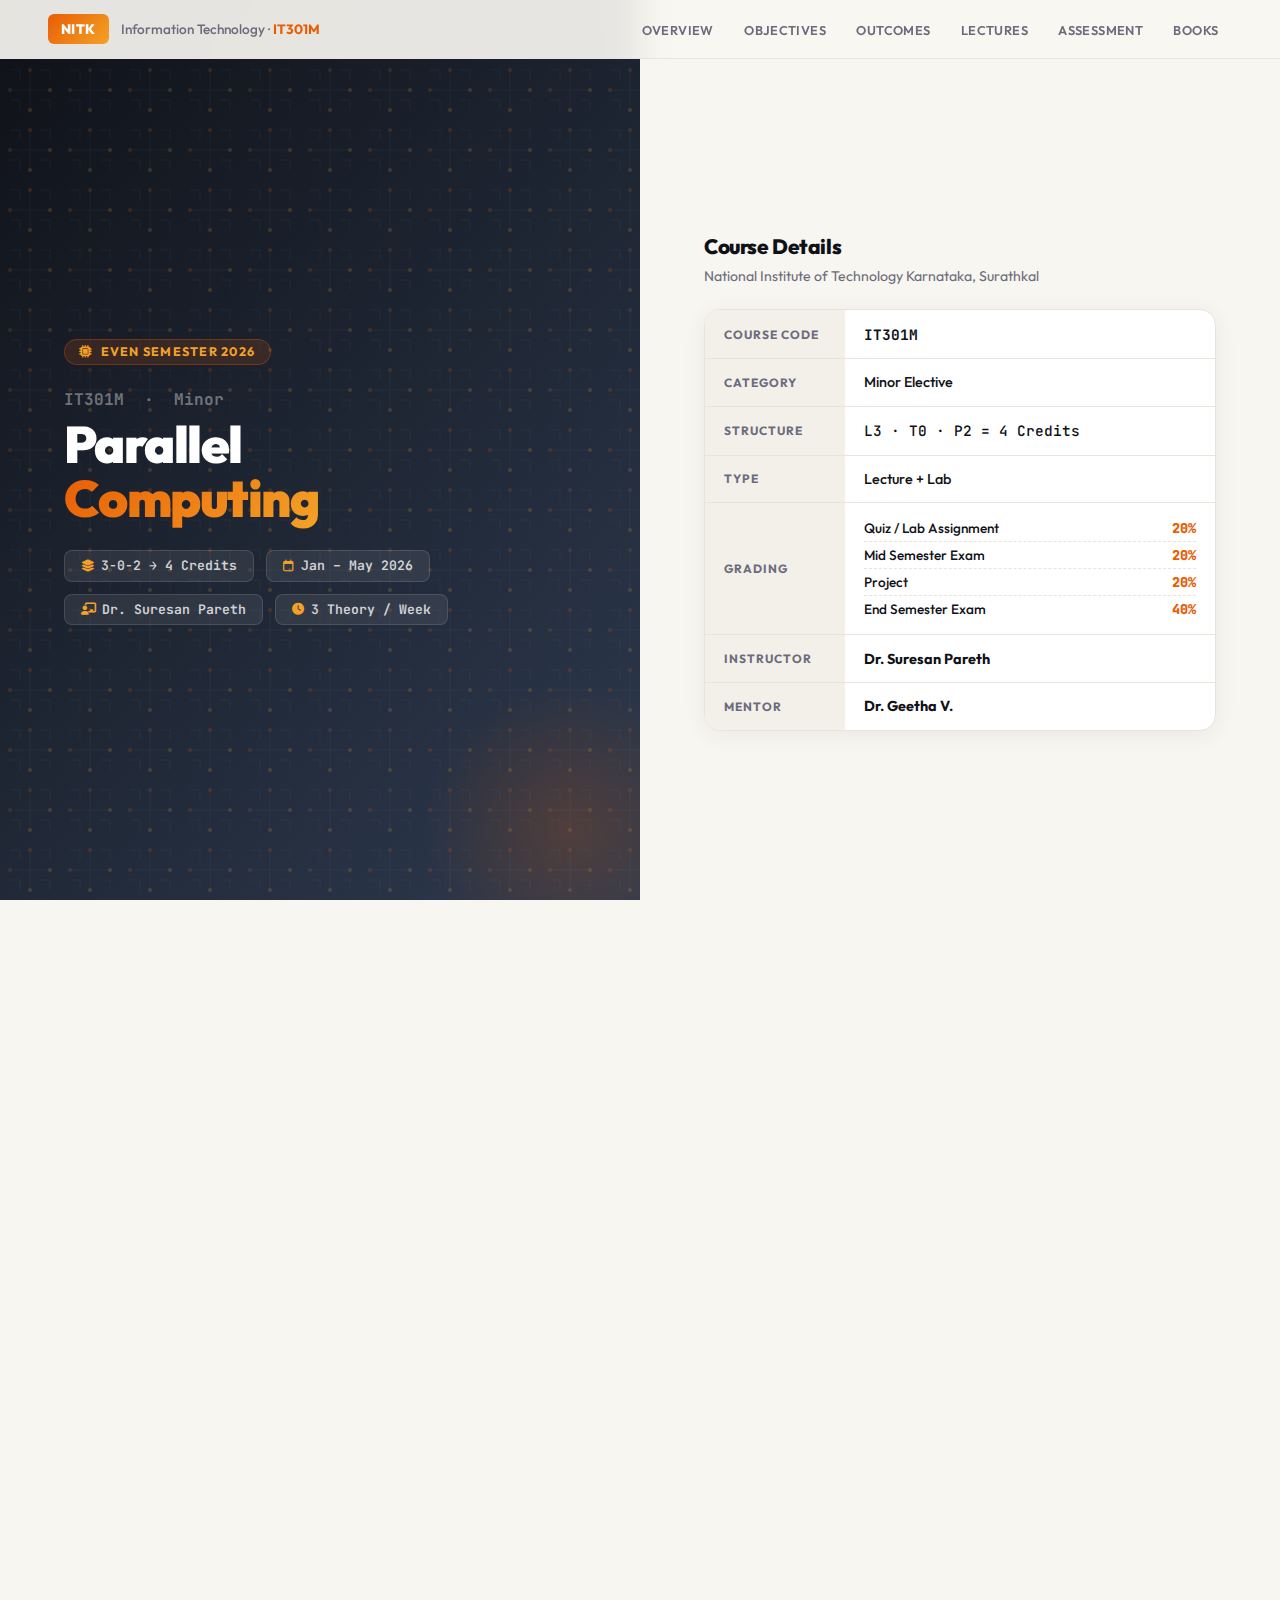
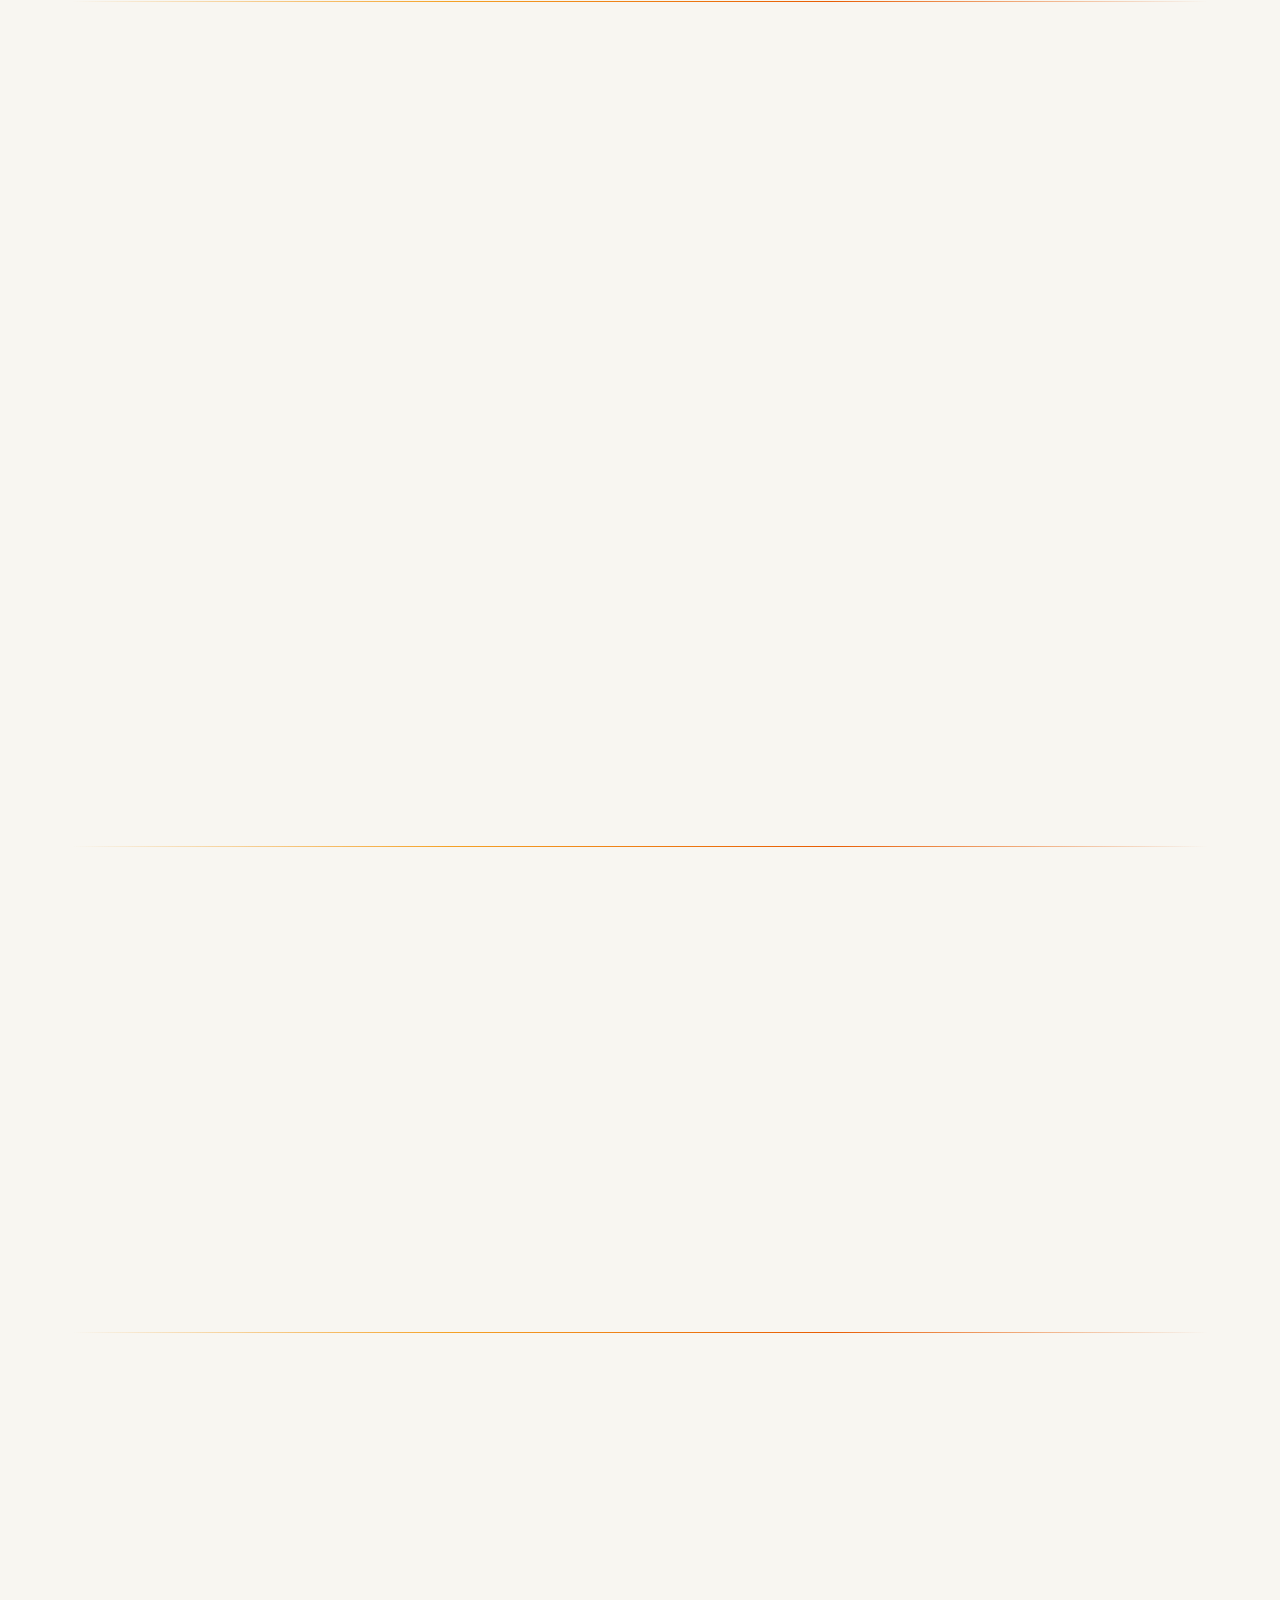
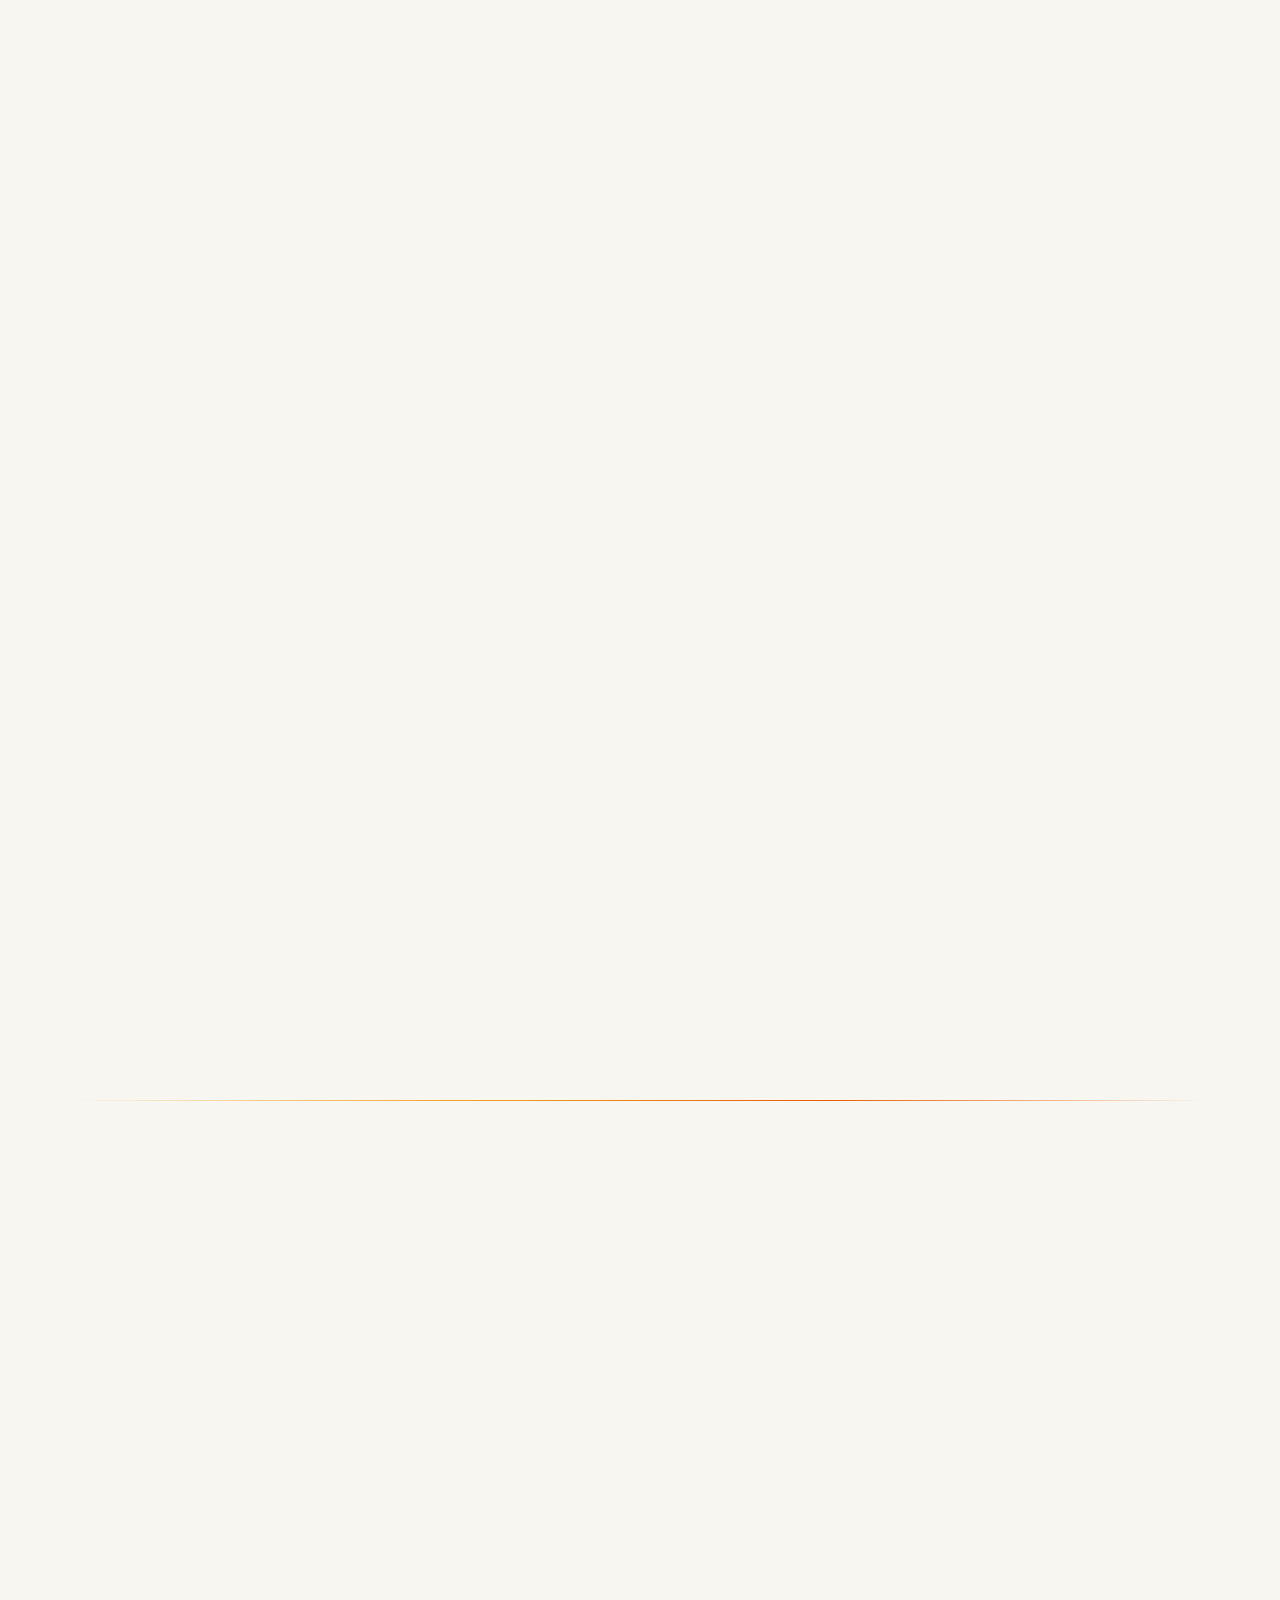
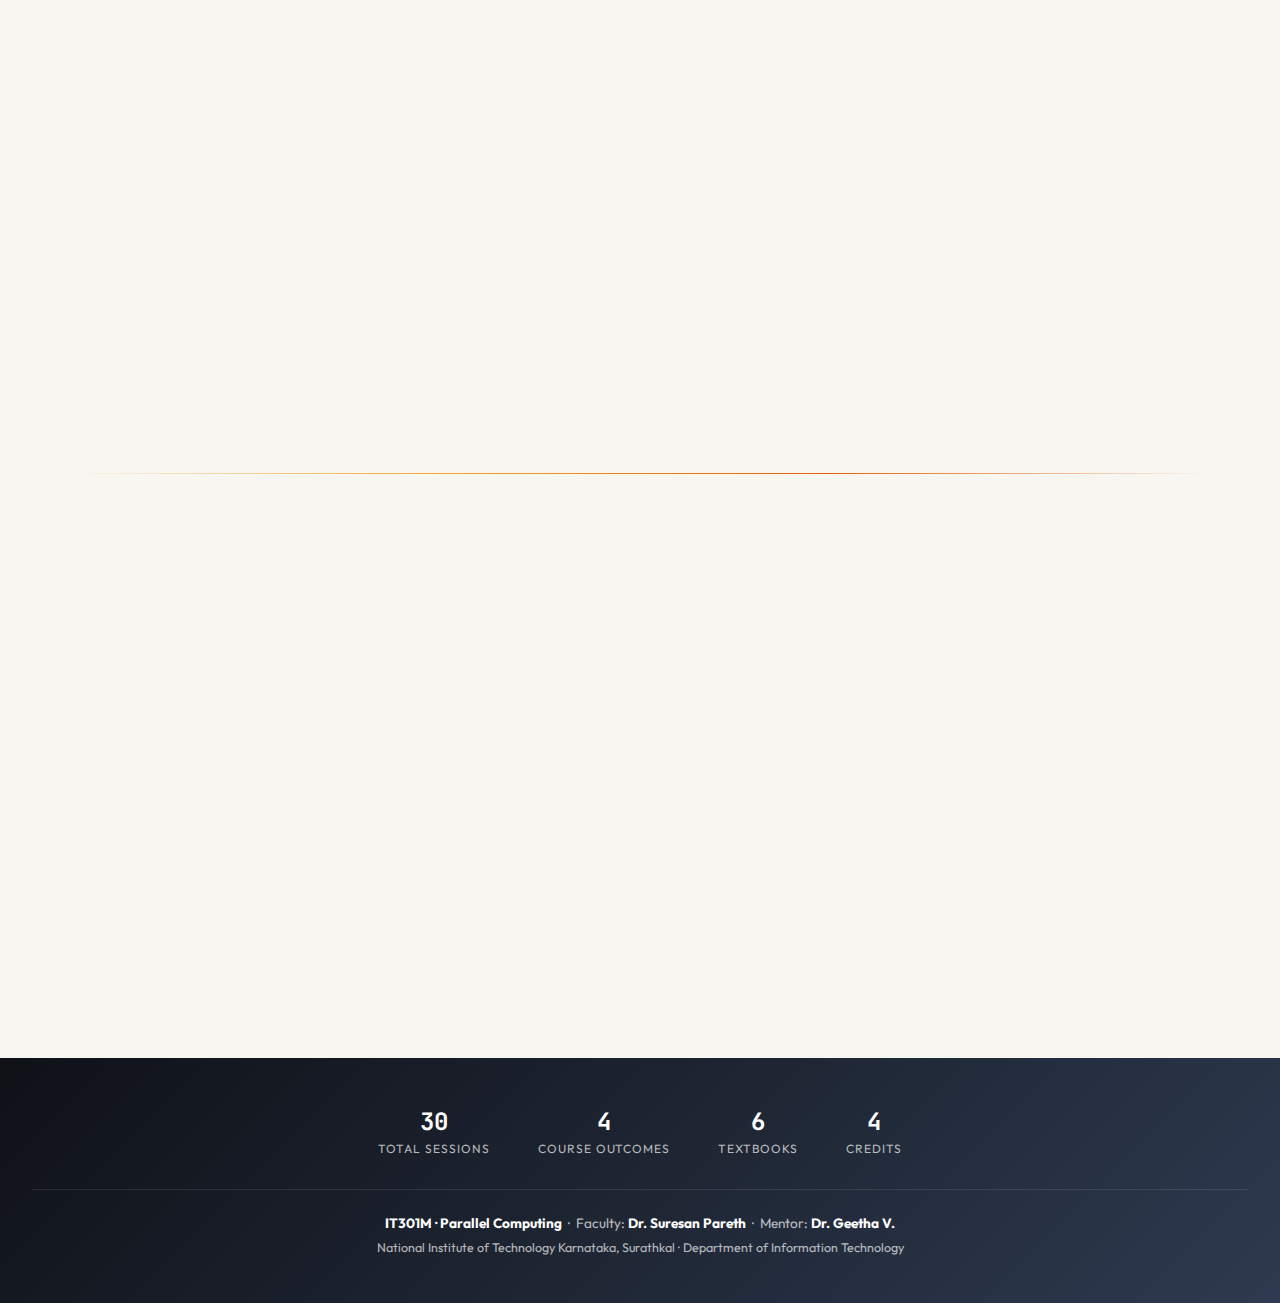
<file: IT301a.html>
<!DOCTYPE html>
<html lang="en">
<head>
  <meta charset="UTF-8" />
  <meta name="viewport" content="width=device-width, initial-scale=1.0" />
  <title>IT301M — Parallel Computing | NITK</title>
  <link rel="preconnect" href="https://fonts.googleapis.com" />
  <link rel="preconnect" href="https://fonts.gstatic.com" crossorigin />
  <link href="https://fonts.googleapis.com/css2?family=Outfit:wght@300;400;500;600;700;800;900&family=JetBrains+Mono:wght@400;600&display=swap" rel="stylesheet" />
  <link href="https://cdnjs.cloudflare.com/ajax/libs/font-awesome/6.5.0/css/all.min.css" rel="stylesheet" />
  <style>
    :root {
      --bg: #f8f6f1;
      --surface: #ffffff;
      --ink: #0f1117;
      --muted: #6b6b7b;
      --light: #e8e4dc;
      --orange: #e85d04;
      --amber: #f4a227;
      --teal: #00897b;
      --blue: #1a56db;
      --red: #dc2626;
      --purple: #7c3aed;
      --grad: linear-gradient(135deg, #e85d04, #f4a227);
      --grad2: linear-gradient(135deg, #0f1117, #2d3a4f);
    }

    *, *::before, *::after { box-sizing: border-box; margin: 0; padding: 0; }
    html { scroll-behavior: smooth; }

    body {
      font-family: 'Outfit', sans-serif;
      background: var(--bg);
      color: var(--ink);
      overflow-x: hidden;
    }

    /* ── GRID TEXTURE ── */
    body::before {
      content: '';
      position: fixed; inset: 0;
      background-image:
        linear-gradient(rgba(232,93,4,.04) 1px, transparent 1px),
        linear-gradient(90deg, rgba(232,93,4,.04) 1px, transparent 1px);
      background-size: 40px 40px;
      pointer-events: none;
      z-index: 0;
    }

    /* ── NAV ── */
    nav {
      position: fixed; top: 0; left: 0; right: 0; z-index: 900;
      display: flex; justify-content: space-between; align-items: center;
      padding: .9rem 3rem;
      background: rgba(248,246,241,.92);
      backdrop-filter: blur(16px);
      border-bottom: 1px solid var(--light);
    }
    .nav-left { display: flex; align-items: center; gap: .75rem; }
    .nav-logo {
      background: var(--grad);
      color: #fff;
      font-weight: 800; font-size: .85rem;
      padding: .35rem .8rem; border-radius: 6px;
      letter-spacing: .04em;
    }
    .nav-crumb { font-size: .85rem; color: var(--muted); font-weight: 500; }
    .nav-crumb span { color: var(--orange); font-weight: 700; }
    .nav-links { display: flex; gap: .2rem; list-style: none; }
    .nav-links a {
      font-size: .8rem; font-weight: 600; color: var(--muted);
      padding: .35rem .85rem; border-radius: 6px;
      text-decoration: none; transition: all .2s;
      letter-spacing: .03em; text-transform: uppercase;
    }
    .nav-links a:hover { background: var(--light); color: var(--ink); }

    /* ── HERO ── */
    #hero {
      min-height: 100vh;
      display: grid;
      grid-template-columns: 1fr 1fr;
      position: relative; z-index: 1;
      overflow: hidden;
    }

    .hero-left {
      background: var(--grad2);
      display: flex; flex-direction: column; justify-content: center;
      padding: 8rem 4rem 4rem;
      position: relative; overflow: hidden;
    }

    /* circuit board SVG decoration */
    .hero-left::before {
      content: '';
      position: absolute; inset: 0;
      background-image: url("data:image/svg+xml,%3Csvg xmlns='http://www.w3.org/2000/svg' width='60' height='60'%3E%3Cpath d='M10 30 H50 M30 10 V50 M10 10 h10 v10 M40 10 h10 v10 M10 40 h10 v10 M40 40 h10 v10' stroke='rgba(255,255,255,0.05)' stroke-width='1' fill='none'/%3E%3Ccircle cx='10' cy='30' r='2' fill='rgba(232,93,4,0.3)'/%3E%3Ccircle cx='50' cy='30' r='2' fill='rgba(244,162,39,0.3)'/%3E%3Ccircle cx='30' cy='10' r='2' fill='rgba(232,93,4,0.3)'/%3E%3Ccircle cx='30' cy='50' r='2' fill='rgba(244,162,39,0.3)'/%3E%3C/svg%3E");
      opacity: .6;
    }

    .hero-left::after {
      content: '';
      position: absolute; bottom: -80px; right: -80px;
      width: 300px; height: 300px;
      background: radial-gradient(circle, rgba(232,93,4,.2), transparent 70%);
      border-radius: 50%;
    }

    .hero-eyebrow {
      display: inline-flex; align-items: center; gap: .5rem;
      background: rgba(232,93,4,.15); border: 1px solid rgba(232,93,4,.3);
      color: #f4a227; font-size: .78rem; font-weight: 700;
      padding: .3rem .9rem; border-radius: 50px;
      letter-spacing: .1em; text-transform: uppercase;
      margin-bottom: 1.5rem; width: fit-content;
      position: relative; z-index: 1;
      animation: fadeUp .7s ease both;
    }

    .hero-code {
      font-family: 'JetBrains Mono', monospace;
      font-size: 1rem; font-weight: 600;
      color: rgba(255,255,255,.4);
      margin-bottom: .5rem;
      position: relative; z-index: 1;
      animation: fadeUp .7s ease .1s both;
    }

    .hero-title {
      font-size: clamp(2.4rem, 4vw, 3.8rem);
      font-weight: 900; line-height: 1.05;
      color: #fff; letter-spacing: -.03em;
      margin-bottom: 1.5rem;
      position: relative; z-index: 1;
      animation: fadeUp .7s ease .2s both;
    }

    .hero-title em {
      font-style: normal;
      background: var(--grad);
      -webkit-background-clip: text;
      -webkit-text-fill-color: transparent;
      background-clip: text;
    }

    .hero-meta {
      display: flex; flex-wrap: wrap; gap: .75rem;
      position: relative; z-index: 1;
      animation: fadeUp .7s ease .3s both;
    }

    .meta-chip {
      display: flex; align-items: center; gap: .4rem;
      background: rgba(255,255,255,.08); border: 1px solid rgba(255,255,255,.12);
      color: rgba(255,255,255,.8); font-size: .82rem; font-weight: 600;
      padding: .4rem 1rem; border-radius: 8px;
      font-family: 'JetBrains Mono', monospace;
    }

    .meta-chip i { color: var(--amber); font-size: .75rem; }

    .hero-right {
      background: var(--bg);
      display: flex; flex-direction: column; justify-content: center;
      padding: 8rem 4rem 4rem;
      position: relative; z-index: 1;
    }

    .info-table {
      background: var(--surface);
      border-radius: 16px;
      overflow: hidden;
      box-shadow: 0 4px 24px rgba(0,0,0,.06);
      border: 1px solid var(--light);
      animation: fadeUp .7s ease .2s both;
    }

    .info-row {
      display: grid; grid-template-columns: 140px 1fr;
      border-bottom: 1px solid var(--light);
    }
    .info-row:last-child { border-bottom: none; }

    .info-label {
      background: #f3f0ea;
      padding: .9rem 1.2rem;
      font-size: .75rem; font-weight: 700; color: var(--muted);
      letter-spacing: .08em; text-transform: uppercase;
      display: flex; align-items: center;
    }

    .info-value {
      padding: .9rem 1.2rem;
      font-size: .9rem; font-weight: 500; color: var(--ink);
      display: flex; align-items: center;
    }

    .grade-list { list-style: none; width: 100%; }
    .grade-list li {
      display: flex; justify-content: space-between; align-items: center;
      font-size: .85rem; padding: .25rem 0;
      border-bottom: 1px dashed var(--light);
    }
    .grade-list li:last-child { border-bottom: none; }
    .grade-pct { font-weight: 800; color: var(--orange); font-family: 'JetBrains Mono', monospace; }

    /* ── MAIN ── */
    main {
      max-width: 1200px; margin: 0 auto;
      padding: 4rem 2rem 6rem;
      position: relative; z-index: 1;
    }

    /* ── SECTION ── */
    .sec {
      margin: 4rem 0;
      opacity: 0; transform: translateY(24px);
      transition: opacity .6s ease, transform .6s ease;
    }
    .sec.vis { opacity: 1; transform: translateY(0); }

    .sec-header {
      display: flex; align-items: center; gap: 1rem;
      margin-bottom: 2rem;
    }

    .sec-num {
      background: var(--grad);
      color: #fff; font-family: 'JetBrains Mono', monospace;
      font-size: .75rem; font-weight: 600;
      padding: .25rem .65rem; border-radius: 6px;
    }

    .sec-title {
      font-size: clamp(1.4rem, 3vw, 2rem);
      font-weight: 800; letter-spacing: -.02em;
    }

    .sec-line {
      flex: 1; height: 1px;
      background: linear-gradient(90deg, var(--light), transparent);
    }

    /* ── DESCRIPTION ── */
    .desc-box {
      background: var(--surface);
      border: 1px solid var(--light);
      border-left: 4px solid var(--orange);
      border-radius: 16px;
      padding: 2.5rem;
      font-size: 1rem; line-height: 1.85; color: #444;
      font-weight: 400;
      box-shadow: 0 2px 16px rgba(0,0,0,.04);
    }

    /* ── CEO GRID ── */
    .ceo-grid {
      display: grid; grid-template-columns: repeat(auto-fit, minmax(300px, 1fr));
      gap: 1.25rem;
    }

    .ceo-card {
      background: var(--surface);
      border: 1px solid var(--light);
      border-radius: 14px;
      padding: 1.8rem;
      transition: all .25s;
      position: relative; overflow: hidden;
    }

    .ceo-card::before {
      content: '';
      position: absolute; top: 0; left: 0; right: 0; height: 3px;
    }
    .ceo-c1::before { background: linear-gradient(90deg, var(--orange), var(--amber)); }
    .ceo-c2::before { background: linear-gradient(90deg, var(--teal), #26c6da); }
    .ceo-c3::before { background: linear-gradient(90deg, var(--blue), #60a5fa); }
    .ceo-c4::before { background: linear-gradient(90deg, var(--purple), #a78bfa); }
    .ceo-c5::before { background: linear-gradient(90deg, var(--red), #f97316); }

    .ceo-card:hover { transform: translateY(-4px); box-shadow: 0 12px 32px rgba(0,0,0,.1); }

    .ceo-icon {
      width: 44px; height: 44px; border-radius: 12px;
      display: flex; align-items: center; justify-content: center;
      font-size: 1.2rem; margin-bottom: 1rem;
    }
    .ci-orange { background: rgba(232,93,4,.12); color: var(--orange); }
    .ci-teal   { background: rgba(0,137,123,.12); color: var(--teal); }
    .ci-blue   { background: rgba(26,86,219,.12); color: var(--blue); }
    .ci-purple { background: rgba(124,58,237,.12); color: var(--purple); }
    .ci-red    { background: rgba(220,38,38,.12);  color: var(--red); }

    .ceo-card h3 {
      font-size: 1rem; font-weight: 700; margin-bottom: .75rem; color: var(--ink);
      line-height: 1.35;
    }

    .ceo-card ul { list-style: none; padding: 0; }
    .ceo-card li {
      font-size: .85rem; color: var(--muted); line-height: 1.65;
      padding: .25rem 0;
      padding-left: 1rem;
      position: relative;
    }
    .ceo-card li::before {
      content: '→'; position: absolute; left: 0;
      color: var(--orange); font-size: .75rem;
    }

    /* ── CO TABLE ── */
    .co-grid {
      display: grid; grid-template-columns: repeat(auto-fit, minmax(260px, 1fr));
      gap: 1.2rem;
    }

    .co-card {
      background: var(--surface);
      border: 1px solid var(--light);
      border-radius: 14px; padding: 1.6rem;
      transition: all .25s;
    }
    .co-card:hover { transform: translateY(-4px); box-shadow: 0 10px 28px rgba(0,0,0,.08); }

    .co-badge {
      display: inline-block;
      font-family: 'JetBrains Mono', monospace;
      font-size: .78rem; font-weight: 700;
      padding: .25rem .75rem; border-radius: 6px;
      margin-bottom: 1rem;
    }
    .co1 { background: rgba(232,93,4,.12); color: var(--orange); }
    .co2 { background: rgba(0,137,123,.12); color: var(--teal); }
    .co3 { background: rgba(26,86,219,.12); color: var(--blue); }
    .co4 { background: rgba(124,58,237,.12); color: var(--purple); }

    .co-card p { font-size: .88rem; color: #555; line-height: 1.7; }

    /* ── LECTURE PLAN ── */
    .lecture-tabs {
      display: flex; gap: .4rem; margin-bottom: 1.5rem;
      background: var(--surface); border: 1px solid var(--light);
      border-radius: 10px; padding: .3rem; width: fit-content;
    }
    .lt-btn {
      background: none; border: none; cursor: pointer;
      font-family: 'Outfit', sans-serif; font-size: .82rem; font-weight: 600;
      color: var(--muted); padding: .4rem 1.1rem; border-radius: 7px;
      transition: all .2s; letter-spacing: .02em;
    }
    .lt-btn.active { background: var(--ink); color: #fff; }

    .lecture-grid {
      display: grid; grid-template-columns: repeat(auto-fill, minmax(340px, 1fr));
      gap: 1rem;
    }

    .lec-card {
      background: var(--surface);
      border: 1px solid var(--light); border-radius: 12px;
      padding: 1.2rem 1.4rem;
      display: flex; align-items: flex-start; gap: 1rem;
      transition: all .2s;
    }
    .lec-card:hover { border-color: var(--orange); box-shadow: 0 6px 20px rgba(232,93,4,.08); }

    .lec-num {
      background: var(--grad);
      color: #fff; font-family: 'JetBrains Mono', monospace;
      font-size: .75rem; font-weight: 700;
      min-width: 36px; height: 28px;
      display: flex; align-items: center; justify-content: center;
      border-radius: 7px; flex-shrink: 0;
    }

    .lec-info { flex: 1; min-width: 0; }
    .lec-title { font-size: .92rem; font-weight: 700; color: var(--ink); margin-bottom: .2rem; }
    .lec-detail {
      font-family: 'JetBrains Mono', monospace;
      font-size: .72rem; color: var(--muted);
      background: var(--bg); padding: .15rem .5rem;
      border-radius: 4px; display: inline-block;
    }

    .phase-label {
      font-size: .72rem; font-weight: 700; letter-spacing: .1em;
      text-transform: uppercase; color: #fff;
      padding: .2rem .6rem; border-radius: 4px; margin-bottom: 1rem;
    }
    .p-arch   { background: var(--orange); }
    .p-prog   { background: var(--teal); }
    .p-gpu    { background: var(--blue); }
    .p-dl     { background: var(--purple); }
    .p-cap    { background: var(--red); }

    /* ── ASSESSMENT ── */
    .assess-grid {
      display: grid; grid-template-columns: 1fr 1fr; gap: 1.5rem;
    }

    .assess-card {
      background: var(--surface); border: 1px solid var(--light);
      border-radius: 14px; padding: 1.8rem;
    }

    .assess-card h3 { font-size: 1rem; font-weight: 700; margin-bottom: 1.2rem; }

    .co-dot-grid {
      display: grid; grid-template-columns: repeat(4,1fr); gap: .5rem;
      margin-top: .75rem;
    }
    .co-dot {
      background: var(--bg); border: 1px solid var(--light);
      border-radius: 8px; padding: .6rem;
      text-align: center; font-size: .75rem; font-weight: 700;
      font-family: 'JetBrains Mono', monospace;
    }
    .co-dot.active { background: var(--grad); color: #fff; border-color: transparent; }

    .pbar-wrap { margin-bottom: 1rem; }
    .pbar-label { display: flex; justify-content: space-between; margin-bottom: .35rem; }
    .pbar-label span:first-child { font-size: .85rem; font-weight: 600; }
    .pbar-label span:last-child { font-family: 'JetBrains Mono', monospace; font-size: .82rem; font-weight: 700; color: var(--orange); }
    .pbar { height: 8px; background: var(--bg); border-radius: 50px; overflow: hidden; }
    .pbar-fill { height: 100%; border-radius: 50px; transition: width 1s ease; }
    .pf-orange { background: var(--grad); }
    .pf-teal   { background: linear-gradient(90deg, var(--teal), #26c6da); }
    .pf-blue   { background: linear-gradient(90deg, var(--blue), #60a5fa); }
    .pf-purple { background: linear-gradient(90deg, var(--purple), #a78bfa); }

    /* ── ARTICULATION MATRIX ── */
    .matrix-scroll { overflow-x: auto; border-radius: 14px; border: 1px solid var(--light); }
    .matrix-table { width: 100%; border-collapse: collapse; background: var(--surface); }
    .matrix-table th {
      background: var(--ink); color: #fff;
      font-size: .75rem; font-weight: 700; letter-spacing: .08em;
      padding: .75rem 1rem; text-align: center;
      font-family: 'JetBrains Mono', monospace;
    }
    .matrix-table th:first-child { text-align: left; min-width: 90px; }
    .matrix-table td { padding: .65rem 1rem; text-align: center; font-size: .85rem; border-bottom: 1px solid var(--light); }
    .matrix-table td:first-child { font-family: 'JetBrains Mono', monospace; font-weight: 700; font-size: .8rem; }
    .matrix-table tr:hover td { background: #faf8f4; }

    .cv1 { color: #aaa; }
    .cv2 { color: var(--teal); font-weight: 700; }
    .cv3 { color: var(--orange); font-weight: 800; }

    .corr-legend { display: flex; gap: 1rem; margin-top: 1rem; flex-wrap: wrap; }
    .corr-legend span { font-size: .8rem; font-weight: 600; display: flex; align-items: center; gap: .4rem; }
    .corr-legend span::before { content: '●'; font-size: 1rem; }
    .cl1::before { color: #aaa; }
    .cl2::before { color: var(--teal); }
    .cl3::before { color: var(--orange); }

    /* ── BOOKS ── */
    .books-grid { display: grid; grid-template-columns: repeat(auto-fit, minmax(280px,1fr)); gap: 1.25rem; }
    .book-card {
      background: var(--surface); border: 1px solid var(--light);
      border-radius: 14px; padding: 1.6rem;
      display: flex; gap: 1rem; align-items: flex-start;
      transition: all .25s;
    }
    .book-card:hover { transform: translateY(-4px); box-shadow: 0 10px 28px rgba(0,0,0,.08); border-color: var(--amber); }
    .book-spine {
      width: 6px; border-radius: 3px; align-self: stretch; flex-shrink: 0;
    }
    .bs-1 { background: var(--orange); }
    .bs-2 { background: var(--teal); }
    .bs-3 { background: var(--blue); }
    .bs-4 { background: var(--purple); }
    .bs-5 { background: var(--red); }
    .bs-6 { background: var(--amber); }
    .book-info {}
    .book-author { font-size: .78rem; font-weight: 700; color: var(--orange); letter-spacing: .04em; text-transform: uppercase; margin-bottom: .35rem; }
    .book-title { font-size: .9rem; font-weight: 600; color: var(--ink); line-height: 1.4; margin-bottom: .3rem; }
    .book-pub { font-size: .78rem; color: var(--muted); font-style: italic; }

    /* ── FOOTER ── */
    footer {
      background: var(--grad2); color: rgba(255,255,255,.7);
      text-align: center; padding: 3rem 2rem;
      position: relative; z-index: 1;
    }
    .footer-top { display: flex; justify-content: center; gap: 3rem; margin-bottom: 2rem; flex-wrap: wrap; }
    .footer-item { text-align: center; }
    .footer-item .fi-val { font-family: 'JetBrains Mono', monospace; font-size: 1.5rem; font-weight: 700; color: #fff; display: block; }
    .footer-item .fi-lbl { font-size: .75rem; letter-spacing: .08em; text-transform: uppercase; margin-top: .25rem; }
    .footer-divider { height: 1px; background: rgba(255,255,255,.1); margin-bottom: 1.5rem; }
    footer p { font-size: .85rem; }
    footer strong { color: #fff; }

    /* ── UTILS ── */
    @keyframes fadeUp {
      from { opacity: 0; transform: translateY(20px); }
      to   { opacity: 1; transform: translateY(0); }
    }

    .shimmer { height: 1px; background: linear-gradient(90deg, transparent, var(--amber), var(--orange), transparent); margin: 1rem 0; }

    @media (max-width: 900px) {
      #hero { grid-template-columns: 1fr; }
      .hero-left { padding: 7rem 2rem 3rem; min-height: 60vh; }
      .hero-right { padding: 2rem; }
      nav { padding: .9rem 1.5rem; }
      .nav-links { display: none; }
      .assess-grid { grid-template-columns: 1fr; }
    }
  </style>
</head>
<body>

<!-- NAV -->
<nav>
  <div class="nav-left">
    <div class="nav-logo">NITK</div>
    <div class="nav-crumb">Information Technology · <span>IT301M</span></div>
  </div>
  <ul class="nav-links">
    <li><a href="#desc">Overview</a></li>
    <li><a href="#objectives">Objectives</a></li>
    <li><a href="#outcomes">Outcomes</a></li>
    <li><a href="#lectures">Lectures</a></li>
    <li><a href="#assessment">Assessment</a></li>
    <li><a href="#books">Books</a></li>
  </ul>
</nav>

<!-- HERO -->
<section id="hero">
  <div class="hero-left">
    <div class="hero-eyebrow"><i class="fa-solid fa-microchip"></i> Even Semester 2026</div>
    <div class="hero-code">IT301M &nbsp;·&nbsp; Minor</div>
    <h1 class="hero-title">Parallel<br><em>Computing</em></h1>
    <div class="hero-meta">
      <div class="meta-chip"><i class="fa-solid fa-layer-group"></i> 3-0-2 → 4 Credits</div>
      <div class="meta-chip"><i class="fa-regular fa-calendar"></i> Jan – May 2026</div>
      <div class="meta-chip"><i class="fa-solid fa-chalkboard-user"></i> Dr. Suresan Pareth</div>
      <div class="meta-chip"><i class="fa-solid fa-clock"></i> 3 Theory / Week</div>
    </div>
  </div>

  <div class="hero-right">
    <div style="margin-bottom:1.5rem;animation:fadeUp .7s ease both;">
      <h2 style="font-size:1.3rem;font-weight:800;margin-bottom:.5rem;letter-spacing:-.02em;">Course Details</h2>
      <p style="font-size:.88rem;color:var(--muted);">National Institute of Technology Karnataka, Surathkal</p>
    </div>
    <div class="info-table">
      <div class="info-row">
        <div class="info-label">Course Code</div>
        <div class="info-value" style="font-family:'JetBrains Mono',monospace;font-weight:700;">IT301M</div>
      </div>
      <div class="info-row">
        <div class="info-label">Category</div>
        <div class="info-value">Minor Elective</div>
      </div>
      <div class="info-row">
        <div class="info-label">Structure</div>
        <div class="info-value" style="font-family:'JetBrains Mono',monospace;">L3 · T0 · P2 = 4 Credits</div>
      </div>
      <div class="info-row">
        <div class="info-label">Type</div>
        <div class="info-value">Lecture + Lab</div>
      </div>
      <div class="info-row">
        <div class="info-label">Grading</div>
        <div class="info-value" style="flex-direction:column;align-items:flex-start;padding:.75rem 1.2rem;">
          <ul class="grade-list">
            <li><span>Quiz / Lab Assignment</span><span class="grade-pct">20%</span></li>
            <li><span>Mid Semester Exam</span><span class="grade-pct">20%</span></li>
            <li><span>Project</span><span class="grade-pct">20%</span></li>
            <li><span>End Semester Exam</span><span class="grade-pct">40%</span></li>
          </ul>
        </div>
      </div>
      <div class="info-row">
        <div class="info-label">Instructor</div>
        <div class="info-value" style="font-weight:700;">Dr. Suresan Pareth</div>
      </div>
      <div class="info-row">
        <div class="info-label">Mentor</div>
        <div class="info-value" style="font-weight:700;">Dr. Geetha V.</div>
      </div>
    </div>
  </div>
</section>

<!-- MAIN -->
<main>

  <!-- DESCRIPTION -->
  <div class="sec" id="desc">
    <div class="sec-header">
      <span class="sec-num">01</span>
      <h2 class="sec-title">Course Description</h2>
      <div class="sec-line"></div>
    </div>
    <div class="desc-box">
      This course introduces students to the principles and practices of parallel computing, emphasizing the <strong>architectural, algorithmic, and programming foundations</strong> required to design efficient and scalable parallel applications. The course begins by examining the limitations of sequential execution models and motivates the need for parallelism through an exploration of modern computer architectures, including <strong>multicore and manycore processors</strong>, memory hierarchy, cache behavior, and instruction-level parallelism.
      <br/><br/>
      Students are introduced to fundamental parallel programming concepts such as <strong>data parallelism, task parallelism, and pipeline parallelism</strong>, along with shared-memory and distributed-memory execution models. The course provides hands-on exposure to industry-standard parallel programming frameworks, including <strong>OpenMP</strong> for shared-memory systems, <strong>MPI</strong> for distributed-memory systems, and task-parallel runtimes such as <strong>Intel TBB and Cilk++</strong>.
      <br/><br/>
      The course further explores <strong>heterogeneous computing environments</strong> covering GPU acceleration using <strong>CUDA and OpenCL</strong>, manycore platforms such as Xeon Phi and FPGAs, and the application of parallel computing in <strong>deep learning, scientific simulations, and large-scale data processing</strong>.
    </div>
  </div>

  <div class="shimmer"></div>

  <!-- OBJECTIVES -->
  <div class="sec" id="objectives">
    <div class="sec-header">
      <span class="sec-num">02</span>
      <h2 class="sec-title">Course Educational Objectives</h2>
      <div class="sec-line"></div>
    </div>
    <div class="ceo-grid">
      <div class="ceo-card ceo-c1">
        <div class="ceo-icon ci-orange"><i class="fa-solid fa-cpu"></i></div>
        <h3>Architecture Foundations</h3>
        <ul>
          <li>Limitations of sequential execution and the need for parallelism</li>
          <li>Multicore/manycore architectures, processor organization, cache memory</li>
          <li>Analyze performance bottlenecks in memory hierarchy and execution models</li>
        </ul>
      </div>
      <div class="ceo-card ceo-c2">
        <div class="ceo-icon ci-teal"><i class="fa-solid fa-code-branch"></i></div>
        <h3>Parallel Programming Models</h3>
        <ul>
          <li>Data parallelism, task parallelism, and pipeline parallelism</li>
          <li>Shared memory and distributed memory programming paradigms</li>
          <li>SPMD and MPMD execution models in parallel program design</li>
        </ul>
      </div>
      <div class="ceo-card ceo-c3">
        <div class="ceo-icon ci-blue"><i class="fa-solid fa-terminal"></i></div>
        <h3>Programming Frameworks</h3>
        <ul>
          <li>Shared-memory programming using OpenMP directives</li>
          <li>Distributed-memory applications using MPI communication primitives</li>
          <li>Task-parallel programming with Intel TBB and Cilk++</li>
        </ul>
      </div>
      <div class="ceo-card ceo-c4">
        <div class="ceo-icon ci-purple"><i class="fa-brands fa-nvidia"></i></div>
        <h3>Heterogeneous Computing</h3>
        <ul>
          <li>Accelerator-based computing using GPUs, CUDA, and OpenCL</li>
          <li>Systems involving CPUs, GPUs, Xeon Phi, and FPGAs</li>
          <li>Optimization techniques balancing computation, communication, and memory</li>
        </ul>
      </div>
      <div class="ceo-card ceo-c5">
        <div class="ceo-icon ci-red"><i class="fa-solid fa-brain"></i></div>
        <h3>Real-World Applications</h3>
        <ul>
          <li>Parallel computing in deep learning and scientific simulations</li>
          <li>Data, model, and pipeline parallelism for neural network training</li>
          <li>Responsible practices: correctness, profiling, ethical HPC development</li>
        </ul>
      </div>
    </div>
  </div>

  <div class="shimmer"></div>

  <!-- OUTCOMES -->
  <div class="sec" id="outcomes">
    <div class="sec-header">
      <span class="sec-num">03</span>
      <h2 class="sec-title">Course Outcomes</h2>
      <div class="sec-line"></div>
    </div>
    <div class="co-grid">
      <div class="co-card">
        <div class="co-badge co1">CO1</div>
        <p>Apply fundamental concepts of computer architecture and parallel execution, including multicore processors, memory hierarchy, and instruction-level parallelism, to understand the limitations of sequential computing.</p>
      </div>
      <div class="co-card">
        <div class="co-badge co2">CO2</div>
        <p>Decompose computational problems into parallel components using appropriate parallel programming paradigms such as data parallelism, task parallelism, and pipeline parallelism.</p>
      </div>
      <div class="co-card">
        <div class="co-badge co3">CO3</div>
        <p>Validate the effectiveness of parallel programming frameworks and tools such as OpenMP, MPI, and task-parallel libraries in solving computationally intensive and real-world problems.</p>
      </div>
      <div class="co-card">
        <div class="co-badge co4">CO4</div>
        <p>Design and develop efficient parallel computing solutions by integrating parallel programming techniques, synchronization mechanisms, and performance optimization strategies while ensuring correctness, scalability, and responsible use of resources.</p>
      </div>
    </div>
  </div>

  <div class="shimmer"></div>

  <!-- LECTURE PLAN -->
  <div class="sec" id="lectures">
    <div class="sec-header">
      <span class="sec-num">04</span>
      <h2 class="sec-title">Lecture Plan</h2>
      <div class="sec-line"></div>
    </div>

    <div class="lecture-tabs">
      <button class="lt-btn active" onclick="showPhase('all',this)">All Sessions</button>
      <button class="lt-btn" onclick="showPhase('arch',this)">Architecture</button>
      <button class="lt-btn" onclick="showPhase('prog',this)">Programming</button>
      <button class="lt-btn" onclick="showPhase('gpu',this)">GPU & HPC</button>
      <button class="lt-btn" onclick="showPhase('dl',this)">Deep Learning</button>
    </div>

    <div class="lecture-grid" id="lec-grid">
      <!-- Architecture Phase -->
      <div class="lec-card" data-phase="arch">
        <div class="lec-num">01</div>
        <div class="lec-info">
          <div class="lec-title">Motivation & Evolution of Computing</div>
          <span class="phase-label p-arch">Architecture</span>
          <span class="lec-detail">Need for Parallelism</span>
        </div>
      </div>
      <div class="lec-card" data-phase="arch">
        <div class="lec-num">02</div>
        <div class="lec-info">
          <div class="lec-title">Sequential Execution Model</div>
          <span class="phase-label p-arch">Architecture</span>
          <span class="lec-detail">F-D-E-M-W-PC</span>
        </div>
      </div>
      <div class="lec-card" data-phase="arch">
        <div class="lec-num">03</div>
        <div class="lec-info">
          <div class="lec-title">CPU Architecture & Pipelining</div>
          <span class="phase-label p-arch">Architecture</span>
          <span class="lec-detail">ILP Basics</span>
        </div>
      </div>
      <div class="lec-card" data-phase="arch">
        <div class="lec-num">04</div>
        <div class="lec-info">
          <div class="lec-title">Cache Memory & Instruction-Level Parallelism</div>
          <span class="phase-label p-arch">Architecture</span>
          <span class="lec-detail">IPC, Cache Misses</span>
        </div>
      </div>
      <div class="lec-card" data-phase="arch">
        <div class="lec-num">05</div>
        <div class="lec-info">
          <div class="lec-title">Parallel Computer Architectures</div>
          <span class="phase-label p-arch">Architecture</span>
          <span class="lec-detail">Flynn's Taxonomy</span>
        </div>
      </div>
      <div class="lec-card" data-phase="arch">
        <div class="lec-num">06</div>
        <div class="lec-info">
          <div class="lec-title">Shared Memory Architectures</div>
          <span class="phase-label p-arch">Architecture</span>
          <span class="lec-detail">UMA / NUMA</span>
        </div>
      </div>
      <div class="lec-card" data-phase="arch">
        <div class="lec-num">07</div>
        <div class="lec-info">
          <div class="lec-title">Distributed Memory Architectures</div>
          <span class="phase-label p-arch">Architecture</span>
          <span class="lec-detail">Clusters</span>
        </div>
      </div>
      <!-- Programming Phase -->
      <div class="lec-card" data-phase="prog">
        <div class="lec-num">08</div>
        <div class="lec-info">
          <div class="lec-title">Parallel Programming Models</div>
          <span class="phase-label p-prog">Programming</span>
          <span class="lec-detail">SPMD / MPMD</span>
        </div>
      </div>
      <div class="lec-card" data-phase="prog">
        <div class="lec-num">09</div>
        <div class="lec-info">
          <div class="lec-title">Threads and Processes</div>
          <span class="phase-label p-prog">Programming</span>
          <span class="lec-detail">Fork–Join</span>
        </div>
      </div>
      <div class="lec-card" data-phase="prog">
        <div class="lec-num">10</div>
        <div class="lec-info">
          <div class="lec-title">Performance Metrics</div>
          <span class="phase-label p-prog">Programming</span>
          <span class="lec-detail">Speedup Laws</span>
        </div>
      </div>
      <div class="lec-card" data-phase="prog">
        <div class="lec-num">11</div>
        <div class="lec-info">
          <div class="lec-title">OpenMP Fundamentals</div>
          <span class="phase-label p-prog">Programming</span>
          <span class="lec-detail">Parallel Regions</span>
        </div>
      </div>
      <div class="lec-card" data-phase="prog">
        <div class="lec-num">12</div>
        <div class="lec-info">
          <div class="lec-title">OpenMP Data Parallelism</div>
          <span class="phase-label p-prog">Programming</span>
          <span class="lec-detail">parallel for</span>
        </div>
      </div>
      <div class="lec-card" data-phase="prog">
        <div class="lec-num">13</div>
        <div class="lec-info">
          <div class="lec-title">OpenMP Synchronization</div>
          <span class="phase-label p-prog">Programming</span>
          <span class="lec-detail">Critical / Reduction</span>
        </div>
      </div>
      <div class="lec-card" data-phase="prog">
        <div class="lec-num">14</div>
        <div class="lec-info">
          <div class="lec-title">MPI Fundamentals</div>
          <span class="phase-label p-prog">Programming</span>
          <span class="lec-detail">Send / Recv</span>
        </div>
      </div>
      <div class="lec-card" data-phase="prog">
        <div class="lec-num">15</div>
        <div class="lec-info">
          <div class="lec-title">MPI Collectives</div>
          <span class="phase-label p-prog">Programming</span>
          <span class="lec-detail">Reduce / Barrier</span>
        </div>
      </div>
      <div class="lec-card" data-phase="prog">
        <div class="lec-num">16</div>
        <div class="lec-info">
          <div class="lec-title">MPI Performance</div>
          <span class="phase-label p-prog">Programming</span>
          <span class="lec-detail">Latency / Bandwidth</span>
        </div>
      </div>
      <div class="lec-card" data-phase="prog">
        <div class="lec-num">17</div>
        <div class="lec-info">
          <div class="lec-title">Task Parallelism Concepts</div>
          <span class="phase-label p-prog">Programming</span>
          <span class="lec-detail">Task Graphs</span>
        </div>
      </div>
      <div class="lec-card" data-phase="prog">
        <div class="lec-num">18</div>
        <div class="lec-info">
          <div class="lec-title">Intel TBB & Cilk++</div>
          <span class="phase-label p-prog">Programming</span>
          <span class="lec-detail">Work Stealing</span>
        </div>
      </div>
      <!-- GPU Phase -->
      <div class="lec-card" data-phase="gpu">
        <div class="lec-num">19</div>
        <div class="lec-info">
          <div class="lec-title">Heterogeneous Computing</div>
          <span class="phase-label p-gpu">GPU & HPC</span>
          <span class="lec-detail">CPU + GPU</span>
        </div>
      </div>
      <div class="lec-card" data-phase="gpu">
        <div class="lec-num">20</div>
        <div class="lec-info">
          <div class="lec-title">CUDA Architecture</div>
          <span class="phase-label p-gpu">GPU & HPC</span>
          <span class="lec-detail">SIMT</span>
        </div>
      </div>
      <div class="lec-card" data-phase="gpu">
        <div class="lec-num">21</div>
        <div class="lec-info">
          <div class="lec-title">CUDA Memory Hierarchy</div>
          <span class="phase-label p-gpu">GPU & HPC</span>
          <span class="lec-detail">Optimization</span>
        </div>
      </div>
      <div class="lec-card" data-phase="gpu">
        <div class="lec-num">22</div>
        <div class="lec-info">
          <div class="lec-title">OpenCL Programming Model</div>
          <span class="phase-label p-gpu">GPU & HPC</span>
          <span class="lec-detail">CUDA vs OpenCL</span>
        </div>
      </div>
      <div class="lec-card" data-phase="gpu">
        <div class="lec-num">23</div>
        <div class="lec-info">
          <div class="lec-title">Intel Xeon Phi</div>
          <span class="phase-label p-gpu">GPU & HPC</span>
          <span class="lec-detail">Manycore</span>
        </div>
      </div>
      <div class="lec-card" data-phase="gpu">
        <div class="lec-num">24</div>
        <div class="lec-info">
          <div class="lec-title">FPGA Acceleration</div>
          <span class="phase-label p-gpu">GPU & HPC</span>
          <span class="lec-detail">HLS</span>
        </div>
      </div>
      <!-- DL Phase -->
      <div class="lec-card" data-phase="dl">
        <div class="lec-num">25</div>
        <div class="lec-info">
          <div class="lec-title">DL Parallelism</div>
          <span class="phase-label p-dl">Deep Learning</span>
          <span class="lec-detail">Data / Model</span>
        </div>
      </div>
      <div class="lec-card" data-phase="dl">
        <div class="lec-num">26</div>
        <div class="lec-info">
          <div class="lec-title">GPU-Accelerated Deep Learning</div>
          <span class="phase-label p-dl">Deep Learning</span>
          <span class="lec-detail">PyTorch / TensorFlow</span>
        </div>
      </div>
      <div class="lec-card" data-phase="dl">
        <div class="lec-num">27</div>
        <div class="lec-info">
          <div class="lec-title">Distributed DL Training</div>
          <span class="phase-label p-dl">Deep Learning</span>
          <span class="lec-detail">MPI / NCCL</span>
        </div>
      </div>
      <div class="lec-card" data-phase="dl">
        <div class="lec-num">28</div>
        <div class="lec-info">
          <div class="lec-title">DL Inference Optimization</div>
          <span class="phase-label p-dl">Deep Learning</span>
          <span class="lec-detail">Latency vs Throughput</span>
        </div>
      </div>
      <div class="lec-card" data-phase="cap">
        <div class="lec-num">29</div>
        <div class="lec-info">
          <div class="lec-title">Project Presentations</div>
          <span class="phase-label p-cap">Capstone</span>
          <span class="lec-detail">Evaluation</span>
        </div>
      </div>
      <div class="lec-card" data-phase="cap">
        <div class="lec-num">30</div>
        <div class="lec-info">
          <div class="lec-title">Future Trends & Review</div>
          <span class="phase-label p-cap">Capstone</span>
          <span class="lec-detail">Wrap-up</span>
        </div>
      </div>
    </div>
  </div>

  <div class="shimmer"></div>

  <!-- ASSESSMENT -->
  <div class="sec" id="assessment">
    <div class="sec-header">
      <span class="sec-num">05</span>
      <h2 class="sec-title">Assessment & Articulation</h2>
      <div class="sec-line"></div>
    </div>

    <div class="assess-grid">
      <div class="assess-card">
        <h3><i class="fa-solid fa-chart-pie" style="color:var(--orange);margin-right:.5rem;"></i>Grade Weightage</h3>
        <div class="pbar-wrap">
          <div class="pbar-label"><span>End Semester Exam</span><span>40%</span></div>
          <div class="pbar"><div class="pbar-fill pf-orange" style="width:40%"></div></div>
        </div>
        <div class="pbar-wrap">
          <div class="pbar-label"><span>Mid Semester Exam</span><span>20%</span></div>
          <div class="pbar"><div class="pbar-fill pf-teal" style="width:20%"></div></div>
        </div>
        <div class="pbar-wrap">
          <div class="pbar-label"><span>Project</span><span>20%</span></div>
          <div class="pbar"><div class="pbar-fill pf-blue" style="width:20%"></div></div>
        </div>
        <div class="pbar-wrap">
          <div class="pbar-label"><span>Quiz / Lab Assignment</span><span>20%</span></div>
          <div class="pbar"><div class="pbar-fill pf-purple" style="width:20%"></div></div>
        </div>
      </div>

      <div class="assess-card">
        <h3><i class="fa-solid fa-table" style="color:var(--teal);margin-right:.5rem;"></i>Assessment–CO Mapping</h3>
        <p style="font-size:.82rem;color:var(--muted);margin-bottom:1rem;">All assessment types map to all Course Outcomes</p>
        <div style="display:grid;gap:.75rem;">
          <div>
            <div style="font-size:.8rem;font-weight:700;margin-bottom:.5rem;">Midsem Theory Exam</div>
            <div class="co-dot-grid">
              <div class="co-dot active">CO1</div><div class="co-dot active">CO2</div>
              <div class="co-dot active">CO3</div><div class="co-dot active">CO4</div>
            </div>
          </div>
          <div>
            <div style="font-size:.8rem;font-weight:700;margin-bottom:.5rem;">Endsem Theory Exam</div>
            <div class="co-dot-grid">
              <div class="co-dot active">CO1</div><div class="co-dot active">CO2</div>
              <div class="co-dot active">CO3</div><div class="co-dot active">CO4</div>
            </div>
          </div>
          <div>
            <div style="font-size:.8rem;font-weight:700;margin-bottom:.5rem;">Assignments / Quiz</div>
            <div class="co-dot-grid">
              <div class="co-dot active">CO1</div><div class="co-dot active">CO2</div>
              <div class="co-dot active">CO3</div><div class="co-dot active">CO4</div>
            </div>
          </div>
          <div>
            <div style="font-size:.8rem;font-weight:700;margin-bottom:.5rem;">Project</div>
            <div class="co-dot-grid">
              <div class="co-dot active">CO1</div><div class="co-dot active">CO2</div>
              <div class="co-dot active">CO3</div><div class="co-dot active">CO4</div>
            </div>
          </div>
        </div>
      </div>
    </div>

    <!-- Articulation Matrix -->
    <div style="margin-top:2rem;">
      <h3 style="font-size:1rem;font-weight:700;margin-bottom:1rem;"><i class="fa-solid fa-table-cells" style="color:var(--blue);margin-right:.5rem;"></i>Course Articulation Matrix (PO Mapping)</h3>
      <div class="matrix-scroll">
        <table class="matrix-table">
          <thead>
            <tr>
              <th>CO</th>
              <th>PO1</th><th>PO2</th><th>PO3</th><th>PO4</th><th>PO5</th>
              <th>PO6</th><th>PO7</th><th>PO8</th><th>PO9</th><th>PO10</th>
              <th>PO11</th><th>PO12</th>
            </tr>
          </thead>
          <tbody>
            <tr>
              <td>IT111.1</td>
              <td class="cv3">3</td><td class="cv2">2</td><td class="cv2">2</td><td class="cv1">1</td><td class="cv2">2</td>
              <td class="cv1">1</td><td class="cv1">1</td><td class="cv1">1</td><td class="cv1">1</td><td class="cv2">2</td>
              <td class="cv1">1</td><td class="cv2">2</td>
            </tr>
            <tr>
              <td>IT111.2</td>
              <td class="cv3">3</td><td class="cv3">3</td><td class="cv3">3</td><td class="cv2">2</td><td class="cv3">3</td>
              <td class="cv1">1</td><td class="cv1">1</td><td class="cv1">1</td><td class="cv2">2</td><td class="cv2">2</td>
              <td class="cv2">2</td><td class="cv2">2</td>
            </tr>
            <tr>
              <td>IT111.3</td>
              <td class="cv3">3</td><td class="cv3">3</td><td class="cv3">3</td><td class="cv2">2</td><td class="cv3">3</td>
              <td class="cv1">1</td><td class="cv2">2</td><td class="cv2">2</td><td class="cv2">2</td><td class="cv3">3</td>
              <td class="cv2">2</td><td class="cv2">2</td>
            </tr>
            <tr>
              <td>IT111.4</td>
              <td class="cv3">3</td><td class="cv3">3</td><td class="cv3">3</td><td class="cv3">3</td><td class="cv3">3</td>
              <td class="cv2">2</td><td class="cv2">2</td><td class="cv2">2</td><td class="cv3">3</td><td class="cv3">3</td>
              <td class="cv2">2</td><td class="cv2">2</td>
            </tr>
            <tr style="background:#faf8f4;font-weight:800;">
              <td>IT111</td>
              <td class="cv3">3</td><td class="cv3">3</td><td class="cv3">3</td><td class="cv2">2</td><td class="cv3">3</td>
              <td class="cv1">1</td><td class="cv2">2</td><td class="cv2">2</td><td class="cv2">2</td><td class="cv2">2</td>
              <td class="cv2">2</td><td class="cv2">2</td>
            </tr>
          </tbody>
        </table>
      </div>
      <div class="corr-legend">
        <span class="cl1">1 — Low correlation</span>
        <span class="cl2">2 — Medium correlation</span>
        <span class="cl3">3 — High correlation</span>
      </div>
    </div>
  </div>

  <div class="shimmer"></div>

  <!-- BOOKS -->
  <div class="sec" id="books">
    <div class="sec-header">
      <span class="sec-num">06</span>
      <h2 class="sec-title">Textbooks & References</h2>
      <div class="sec-line"></div>
    </div>
    <div class="books-grid">
      <div class="book-card">
        <div class="book-spine bs-1"></div>
        <div class="book-info">
          <div class="book-author">Dongara, Foster, Fox et al.</div>
          <div class="book-title">Sourcebook of Parallel Programming</div>
          <div class="book-pub">Morgan Kaufmann, 2002</div>
        </div>
      </div>
      <div class="book-card">
        <div class="book-spine bs-2"></div>
        <div class="book-info">
          <div class="book-author">Barbara Chapman et al.</div>
          <div class="book-title">OpenMP: Portable Shared Memory Parallel Programming</div>
          <div class="book-pub">MIT Scientific & Engineering Computation, 2008</div>
        </div>
      </div>
      <div class="book-card">
        <div class="book-spine bs-3"></div>
        <div class="book-info">
          <div class="book-author">B. Wilkinson & M. Allen</div>
          <div class="book-title">Parallel Programming: Techniques and Applications, 2nd Ed.</div>
          <div class="book-pub">Pearson, 2004</div>
        </div>
      </div>
      <div class="book-card">
        <div class="book-spine bs-4"></div>
        <div class="book-info">
          <div class="book-author">Benedict R. Gaster et al.</div>
          <div class="book-title">Heterogeneous Computing with OpenCL, 2nd Ed.</div>
          <div class="book-pub">Morgan Kaufmann, 2012</div>
        </div>
      </div>
      <div class="book-card">
        <div class="book-spine bs-5"></div>
        <div class="book-info">
          <div class="book-author">Rezaur Rahman</div>
          <div class="book-title">Intel Xeon-Phi Coprocessor Architecture & Tools</div>
          <div class="book-pub">Apress, 2013</div>
        </div>
      </div>
      <div class="book-card">
        <div class="book-spine bs-6"></div>
        <div class="book-info">
          <div class="book-author">Duane Storti & Mete Yurgotlu</div>
          <div class="book-title">CUDA for Engineers</div>
          <div class="book-pub">Addison-Wesley, 2016</div>
        </div>
      </div>
    </div>
  </div>

</main>

<!-- FOOTER -->
<footer>
  <div class="footer-top">
    <div class="footer-item"><span class="fi-val">30</span><span class="fi-lbl">Total Sessions</span></div>
    <div class="footer-item"><span class="fi-val">4</span><span class="fi-lbl">Course Outcomes</span></div>
    <div class="footer-item"><span class="fi-val">6</span><span class="fi-lbl">Textbooks</span></div>
    <div class="footer-item"><span class="fi-val">4</span><span class="fi-lbl">Credits</span></div>
  </div>
  <div class="footer-divider"></div>
  <p>
    <strong>IT301M · Parallel Computing</strong> &nbsp;·&nbsp;
    Faculty: <strong>Dr. Suresan Pareth</strong> &nbsp;·&nbsp;
    Mentor: <strong>Dr. Geetha V.</strong>
  </p>
  <p style="margin-top:.5rem;font-size:.78rem;">
    National Institute of Technology Karnataka, Surathkal · Department of Information Technology
  </p>
</footer>

<script>
  // Scroll reveal
  const obs = new IntersectionObserver(entries => {
    entries.forEach(e => { if (e.isIntersecting) e.target.classList.add('vis'); });
  }, { threshold: 0.06 });
  document.querySelectorAll('.sec').forEach(s => obs.observe(s));

  // Lecture filter
  function showPhase(phase, btn) {
    document.querySelectorAll('.lt-btn').forEach(b => b.classList.remove('active'));
    btn.classList.add('active');
    document.querySelectorAll('.lec-card').forEach(c => {
      c.style.display = (phase === 'all' || c.dataset.phase === phase) ? '' : 'none';
    });
  }

  // Animate progress bars on scroll
  const barObs = new IntersectionObserver(entries => {
    entries.forEach(e => {
      if (e.isIntersecting) {
        e.target.querySelectorAll('.pbar-fill').forEach(f => {
          const w = f.style.width;
          f.style.width = '0';
          setTimeout(() => { f.style.width = w; }, 100);
        });
        barObs.unobserve(e.target);
      }
    });
  }, { threshold: 0.3 });
  document.querySelectorAll('.assess-card').forEach(c => barObs.observe(c));
</script>
</body>
</html>
</file>
<file: styles.css>
body {
    font-family: Arial, sans-serif;
    margin: 0;
    padding: 0;
    background-color: #f4f4f4;
}

header {
    background-color: #333;
    color: #fff;
    padding: 10px 0;
    text-align: center;
    position: sticky;
    top: 0;
    z-index: 1000;
}

nav ul {
    list-style: none;
    padding: 0;
    margin: 0;
    display: flex;
    justify-content: center;
}

nav ul li {
    margin: 0 10px;
}

nav ul li a {
    color: #fff;
    text-decoration: none;
    padding: 10px;
    display: block;
}

main {
    padding: 20px;
    max-width: 800px;
    margin: 0 auto;
}

section {
    margin-bottom: 40px;
}

footer {
    background-color: #333;
    color: #fff;
    text-align: center;
    padding: 10px 0;
    position: fixed;
    width: 100%;
    bottom: 0;
}
html {
    scroll-behavior: smooth;
}
</file>
